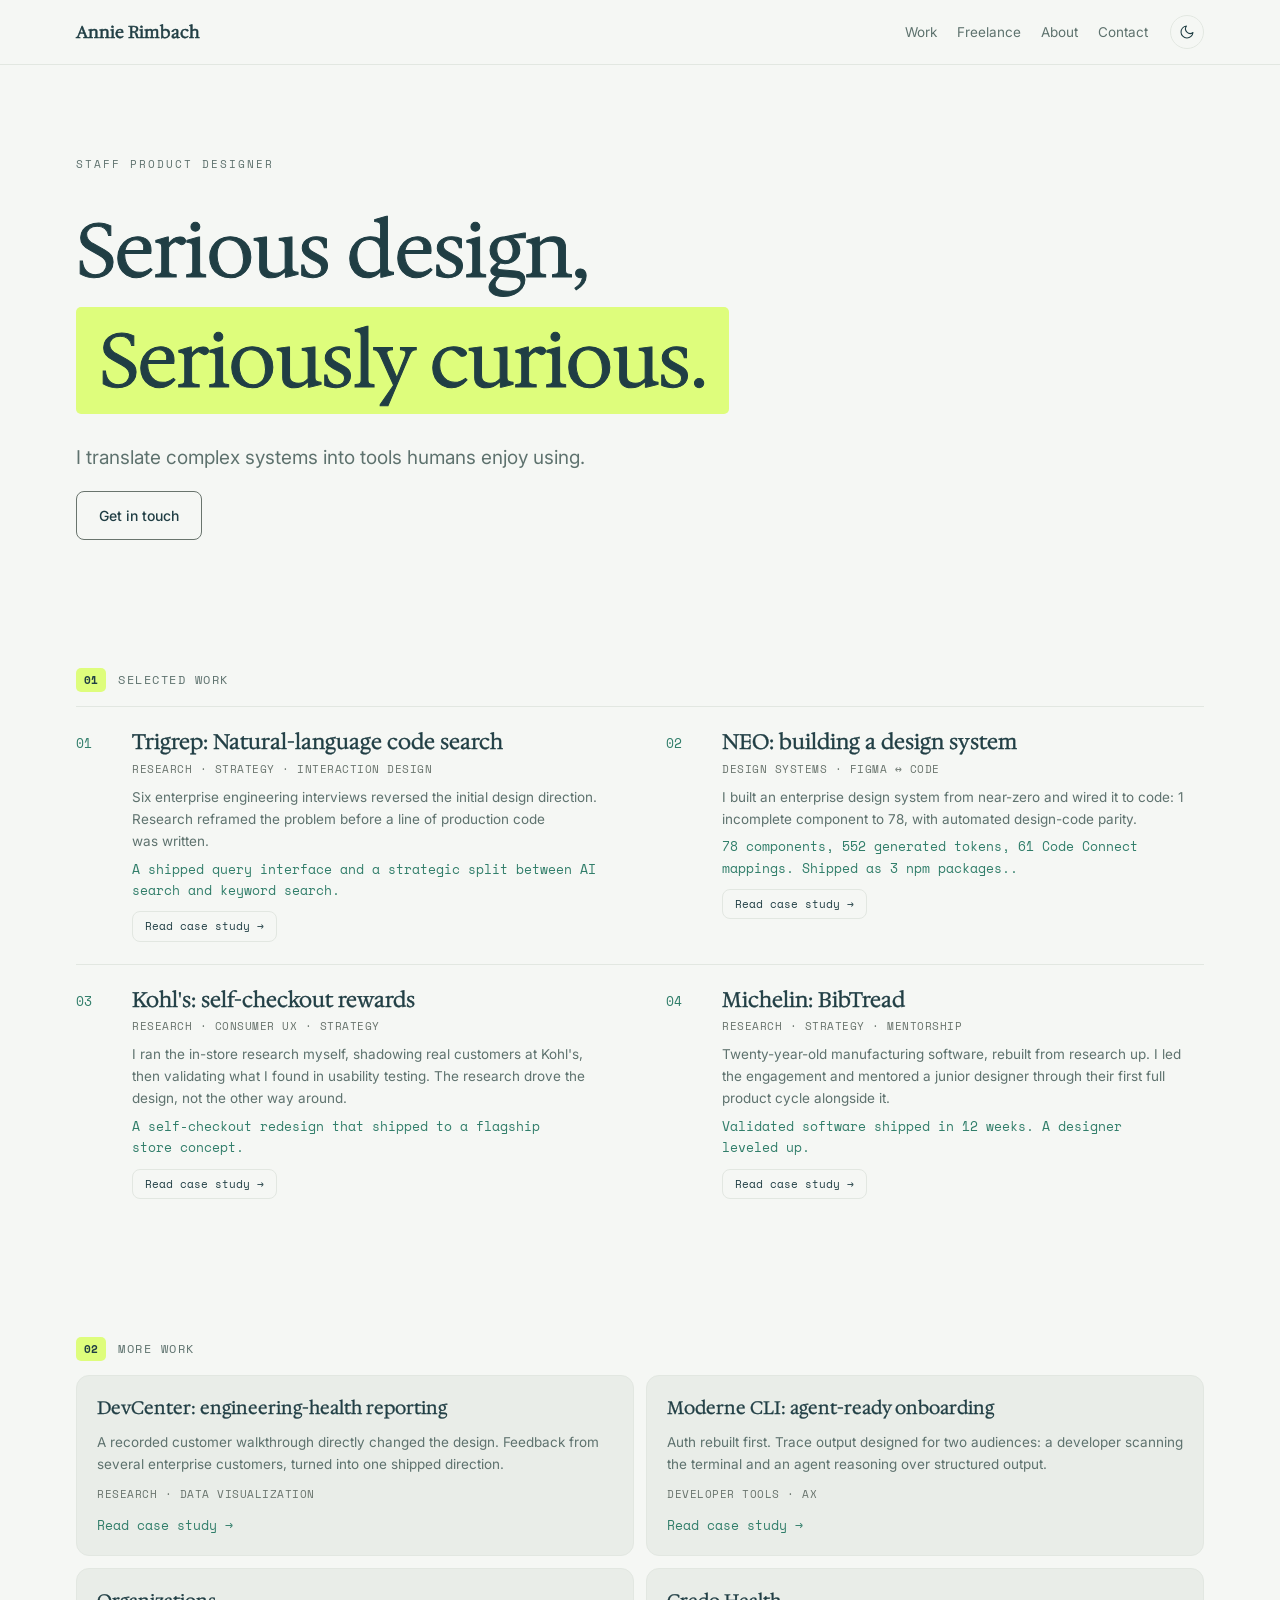
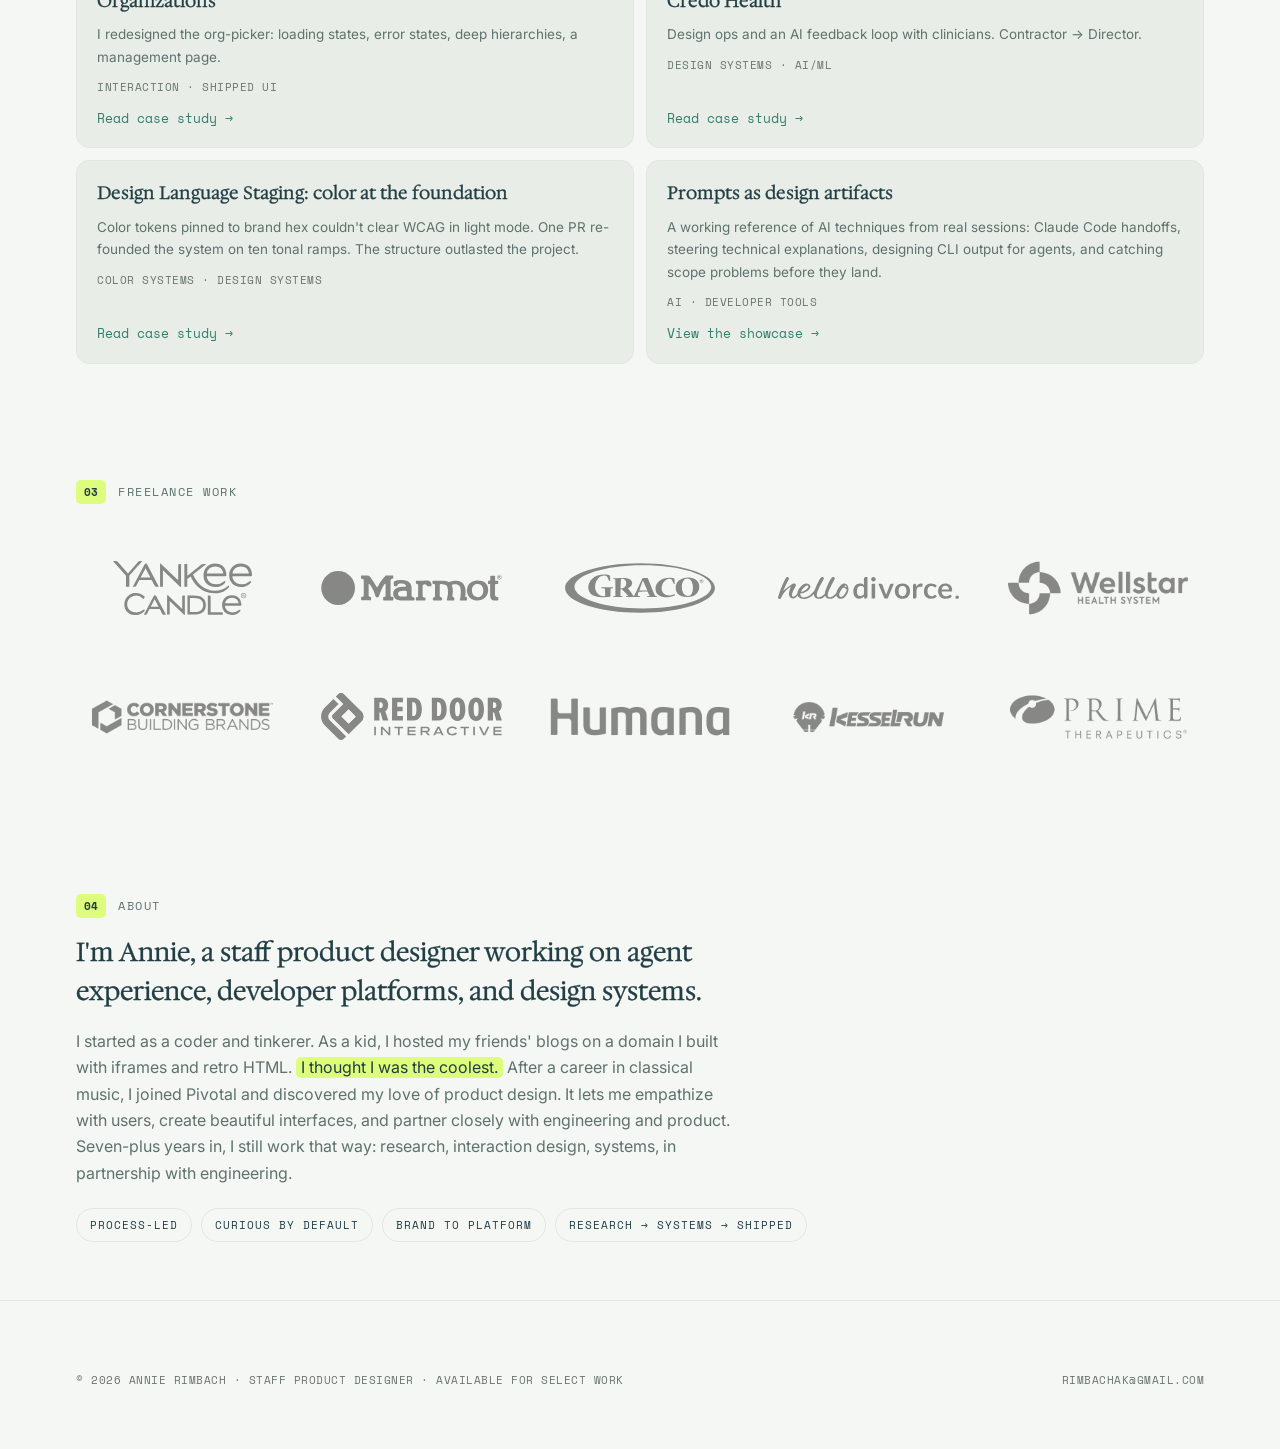
<file: index.html>
<!DOCTYPE html>
<html lang="en" data-theme="light">
<head>
<meta charset="UTF-8">
<meta name="viewport" content="width=device-width, initial-scale=1.0">
<title>Annie Rimbach · Product Designer</title>
<meta name="description" content="Annie Rimbach designs complex tools for humans: enterprise platforms, AI experiences, and the design infrastructure underneath.">
<meta name="theme-color" content="#15302A">
<link rel="preconnect" href="https://fonts.googleapis.com">
<link rel="preconnect" href="https://fonts.gstatic.com" crossorigin>
<link href="https://fonts.googleapis.com/css2?family=Hedvig+Letters+Serif&family=Inter:wght@400;500;600&family=Space+Mono:wght@400;700&display=swap" rel="stylesheet">
<style>
  :root{
    --bg:#F5F7F4; --surface:#E9EDE8; --ink:#203E44; --muted:#5E726E; --muted2:#69746D;
    --line:#E2E7E1; --lime:#DEFD7C; --node:#317E6A; --btnText:#F5F7F4;
  }
  [data-theme="dark"]{
    --bg:#15302A; --surface:#1C3A33; --ink:#EAF1EC; --muted:#9FBDB2; --muted2:#8EA9A0;
    --line:#2A463F; --lime:#DEFD7C; --node:#7FD8B8; --btnText:#15302A;
  }
  *{box-sizing:border-box}
  html{scroll-behavior:smooth}
  body{margin:0;background:var(--bg);color:var(--ink);font-family:'Inter',sans-serif;font-size:16px;line-height:1.65;-webkit-font-smoothing:antialiased;transition:background .35s ease,color .35s ease}
  .wrap{width:100%;max-width:1240px;margin:0 auto;padding:0 clamp(20px,6vw,56px)}
  a{color:inherit;text-decoration:none}
  h1,h2,h3,h4,h5{text-wrap:balance}
  p,li{text-wrap:pretty}
  .hl{background:var(--lime);color:#203E44;padding:0.03em 0.3em;border-radius:5px;-webkit-box-decoration-break:clone;box-decoration-break:clone}
  .uline{background:linear-gradient(var(--lime),var(--lime)) no-repeat;background-position:0 92%;background-size:100% 0.18em}

  /* NAV */
  header{position:sticky;top:0;z-index:20;backdrop-filter:blur(8px);background:color-mix(in srgb,var(--bg) 86%,transparent);border-bottom:0.5px solid var(--line)}
  nav{display:flex;justify-content:space-between;align-items:center;padding:15px 0}
  .brand{font-family:'Hedvig Letters Serif',serif;font-size:17px;-webkit-text-stroke:0.55px var(--ink);paint-order:stroke fill}
  .navright{display:flex;align-items:center;gap:22px}
  .navlinks{display:flex;gap:20px;font-size:13.5px;color:var(--muted)}
  .navlinks a:hover{color:var(--ink)}
  .toggle{display:inline-flex;align-items:center;justify-content:center;width:34px;height:34px;border:1px solid var(--line);border-radius:50%;background:transparent;color:var(--ink);cursor:pointer}
  .toggle:hover{background:var(--surface)}
  .toggle svg{width:16px;height:16px}

  /* HERO */
  .hero{padding-top:84px;padding-bottom:70px}
  .kicker{font-family:'Space Mono',monospace;font-size:11px;letter-spacing:2px;text-transform:uppercase;color:var(--muted)}
  .hero h1{font-family:'Hedvig Letters Serif',serif;-webkit-text-stroke:1px var(--ink);paint-order:stroke fill;font-weight:400;font-size:clamp(40px,7.2vw,76px);line-height:1.45;letter-spacing:-0.6px;margin:20px 0 26px}
  .hero p.sub{font-size:clamp(16px,2.1vw,19px);color:var(--muted);max-width:620px;margin:0 0 18px}
  .btns{display:flex;gap:12px;align-items:center;flex-wrap:wrap}
  .btn{display:inline-flex;gap:8px;align-items:center;background:var(--ink);color:var(--btnText);font-size:14px;font-weight:500;padding:12px 22px;border-radius:8px;transition:transform .15s ease}
  .btn:hover{transform:translateY(-1px)}
  .btn.ghost{background:transparent;color:var(--ink);border:1px solid var(--muted2)}

  /* SECTION */
  section{padding:58px 0}
  .shead{display:flex;align-items:center;gap:12px;margin-bottom:14px}
  .shead .tick{display:none}
  .shead .n{font-family:'Space Mono',monospace;font-size:11px;font-weight:700;color:#203E44;background:var(--lime);border-radius:5px;padding:3px 8px;flex-shrink:0}
  .shead h2{font-family:'Space Mono',monospace;font-weight:400;font-size:12px;letter-spacing:1.5px;text-transform:uppercase;color:var(--muted);margin:0}
  .stitle{font-family:'Hedvig Letters Serif',serif;-webkit-text-stroke:0.7px var(--ink);paint-order:stroke fill;font-weight:400;font-size:clamp(26px,4vw,38px);line-height:1.3;letter-spacing:-0.3px;margin:0 0 8px;max-width:700px}
  .sintro{color:var(--muted);max-width:580px;margin:0 0 30px}

  /* FEATURED WORK */
  .work .wgrid{border-top:0.5px solid var(--line);margin-top:8px}
  .work .wpair{display:grid;grid-template-columns:1fr 1fr;gap:0 52px}
  .work .wpair+.wpair{border-top:0.5px solid var(--line)}
  .work .row{display:grid;grid-template-columns:40px 1fr;gap:16px;align-items:start;padding:22px 0}
  .work .wn{font-family:'Space Mono',monospace;font-size:13px;color:var(--node);padding-top:4px}
  .work .wt{font-family:'Hedvig Letters Serif',serif;font-size:clamp(17px,2vw,21px);-webkit-text-stroke:0.4px var(--ink);paint-order:stroke fill;line-height:1.25;margin:0 0 4px}
  .work .wtags{font-family:'Space Mono',monospace;font-size:11px;letter-spacing:0.5px;color:var(--muted2);text-transform:uppercase;margin:0 0 8px}
  .work .wd{font-size:13.5px;color:var(--muted);margin:0}
  .work .woc{font-family:'Space Mono',monospace;font-size:13px;color:var(--node);margin:6px 0 0}
  .work .wlinks{display:flex;gap:8px;flex-wrap:wrap;margin-top:10px}
  .work .wlinks a{font-family:'Space Mono',monospace;font-size:11px;color:var(--ink);border:1px solid var(--line);border-radius:8px;padding:5px 12px;transition:.15s}
  .work .wlinks a:hover{border-color:var(--node);color:var(--node)}
  /* MORE WORK GRID */
  .more{display:grid;grid-template-columns:1fr 1fr;gap:12px;margin-top:6px}
  .mrow{background:var(--surface);border:0.5px solid var(--line);border-radius:13px;padding:18px 20px;transition:.16s;position:relative;overflow:hidden;display:flex;flex-direction:column}
  .mrow:hover{transform:translateY(-2px)}
  .mrow h4{font-family:'Hedvig Letters Serif',serif;font-weight:400;font-size:18px;-webkit-text-stroke:0.3px var(--ink);paint-order:stroke fill;margin:0}
  .mrow p{font-size:13.5px;color:var(--muted);margin:7px 0 0}
  .mrow .t{font-family:'Space Mono',monospace;font-size:11px;letter-spacing:0.5px;text-transform:uppercase;color:var(--muted2);margin-top:10px}
  .mrow a.full{font-family:'Space Mono',monospace;font-size:13px;color:var(--node);display:inline-block;margin-top:auto;padding-top:12px}

  /* BRAND LIST */
  .blist{border-top:0.5px solid var(--line);margin-top:20px}
  .bitem{padding:16px 0;border-bottom:0.5px solid var(--line)}
  .bitem h4{font-family:'Hedvig Letters Serif',serif;font-weight:400;font-size:17px;-webkit-text-stroke:0.3px var(--ink);paint-order:stroke fill;margin:0 0 5px}
  .bitem p{font-size:13.5px;color:var(--muted);margin:0 0 8px}
  .bitem .t{font-family:'Space Mono',monospace;font-size:11px;letter-spacing:0.5px;text-transform:uppercase;color:var(--muted2)}

  /* ABOUT */
  .about .lead{font-family:'Hedvig Letters Serif',serif;font-weight:400;font-size:clamp(20px,3vw,26px);line-height:1.5;-webkit-text-stroke:0.3px var(--ink);paint-order:stroke fill;max-width:740px;margin:0 0 18px}
  .about p.body{color:var(--muted);max-width:660px;margin:0 0 10px}
  .chips{display:flex;flex-wrap:wrap;gap:9px;margin-top:22px}
  .chip{font-family:'Space Mono',monospace;font-size:11px;text-transform:uppercase;letter-spacing:1px;border:0.5px solid var(--line);border-radius:30px;padding:7px 13px;color:var(--ink)}

  /* LOGO GRID */
  .logo-grid{display:grid;grid-template-columns:repeat(5,1fr);gap:1rem;margin-top:2rem}
  .logo-tile{display:flex;align-items:center;justify-content:center;padding:1rem}
  @media(max-width:768px){.logo-grid{grid-template-columns:repeat(2,1fr)}}
  .logo-img-wrap{display:flex;align-items:center;justify-content:center;width:100%}
  .logo-img-wrap img{width:100%;height:72px;object-fit:contain;filter:brightness(0) opacity(0.45)}
  [data-theme="dark"] .logo-img-wrap img{filter:brightness(0) invert(1) opacity(0.5)}
  .logo-fallback{font-size:.8rem;font-weight:600;color:var(--muted);text-align:center}
  .logo-img-wrap img+.logo-fallback{display:none}

  footer{border-top:0.5px solid var(--line);padding:46px 0 60px}
  .fgrid{display:flex;justify-content:space-between;align-items:flex-end;gap:24px;flex-wrap:wrap}
  .fbig{font-family:'Hedvig Letters Serif',serif;-webkit-text-stroke:0.7px var(--ink);paint-order:stroke fill;font-size:clamp(24px,4vw,34px);line-height:1.3;letter-spacing:-0.3px;max-width:520px}
  .fmeta{display:flex;justify-content:space-between;align-items:center;font-family:'Space Mono',monospace;font-size:11px;color:var(--muted2);letter-spacing:0.5px;text-transform:uppercase;margin-top:24px;flex-wrap:wrap;gap:8px}
  .fmeta a{color:var(--muted2)}
  .fmeta a:hover{color:var(--ink)}

  @media(max-width:860px){
    .more{grid-template-columns:1fr}
    .work .wpair{grid-template-columns:1fr}
  }
  @media(max-width:680px){
    .navlinks{display:none}
    .hero{padding-top:54px;padding-bottom:48px}
  }
</style>
</head>
<body>

<header>
  <div class="wrap">
    <nav>
      <a href="#top" class="brand">Annie Rimbach</a>
      <div class="navright">
        <div class="navlinks">
          <a href="#work">Work</a>
          <a href="#brand">Freelance</a>
          <a href="#about">About</a>
          <a href="mailto:rimbachak@gmail.com">Contact</a>
        </div>
        <button class="toggle" id="themeToggle" aria-label="Toggle dark mode">
          <svg viewBox="0 0 24 24" fill="none" stroke="currentColor" stroke-width="1.6" stroke-linecap="round" stroke-linejoin="round"><path d="M21 12.79A9 9 0 1 1 11.21 3 7 7 0 0 0 21 12.79z"/></svg>
        </button>
      </div>
    </nav>
  </div>
</header>

<a id="top"></a>

<main>
  <!-- HERO -->
  <div class="wrap hero">
    <span class="kicker">Staff product designer</span>
    <h1>Serious design,<br><span class="hl">Seriously curious.</span></h1>
    <p class="sub">I translate complex systems into tools humans enjoy using.</p>
    <div class="btns">
      <a class="btn ghost" href="mailto:rimbachak@gmail.com">Get in touch</a>
    </div>
  </div>

  <!-- FEATURED WORK -->
  <section id="work" class="work">
    <div class="wrap">
      <div class="shead"><span class="tick"></span><span class="n">01</span><h2>Selected work</h2></div>

      <div class="wgrid">
        <div class="wpair">
          <div class="row">
            <span class="wn">01</span>
            <div>
              <p class="wt">Trigrep: Natural-language code search</p>
              <p class="wtags">Research · Strategy · Interaction design</p>
              <p class="wd">Six enterprise engineering interviews reversed the initial design direction. Research reframed the problem before a line of production code was written.</p>
              <p class="woc">A shipped query interface and a strategic split between AI search and keyword search.</p>
              <div class="wlinks">
                <a href="trigrep.html">Read case study →</a>
              </div>
            </div>
          </div>
          <div class="row">
            <span class="wn">02</span>
            <div>
              <p class="wt">NEO: building a design system</p>
              <p class="wtags">Design systems · Figma ↔ code</p>
              <p class="wd">I built an enterprise design system from near-zero and wired it to code: 1 incomplete component to 78, with automated design-code parity.</p>
              <p class="woc">78 components, 552 generated tokens, 61 Code Connect mappings. Shipped as 3 npm packages..</p>
              <div class="wlinks"><a href="neo.html">Read case study →</a></div>
            </div>
          </div>
        </div>
        <div class="wpair">
          <div class="row">
            <span class="wn">03</span>
            <div>
              <p class="wt">Kohl's: self-checkout rewards</p>
              <p class="wtags">Research · Consumer UX · Strategy</p>
              <p class="wd">I ran the in-store research myself, shadowing real customers at Kohl's, then validating what I found in usability testing. The research drove the design, not the other way around.</p>
              <p class="woc">A self-checkout redesign that shipped to a flagship store concept.</p>
              <div class="wlinks"><a href="kohls.html">Read case study →</a></div>
            </div>
          </div>
          <div class="row">
            <span class="wn">04</span>
            <div>
              <p class="wt">Michelin: BibTread</p>
              <p class="wtags">Research · Strategy · Mentorship</p>
              <p class="wd">Twenty-year-old manufacturing software, rebuilt from research up. I led the engagement and mentored a junior designer through their first full product cycle alongside it.</p>
              <p class="woc">Validated software shipped in 12 weeks. A designer leveled up.</p>
              <div class="wlinks"><a href="michelin.html">Read case study →</a></div>
            </div>
          </div>
        </div>
      </div>
    </div>
  </section>

  <!-- MORE WORK -->
  <section id="more">
    <div class="wrap">
      <div class="shead"><span class="tick"></span><span class="n">02</span><h2>More work</h2></div>
      <div class="more">
        <div class="mrow">
          <h4>DevCenter: engineering-health reporting</h4>
          <p>A recorded customer walkthrough directly changed the design. Feedback from several enterprise customers, turned into one shipped direction.</p>
          <div class="t">Research · Data visualization</div>
          <a class="full" href="devcenter.html">Read case study →</a>
        </div>
        <div class="mrow">
          <h4>Moderne CLI: agent-ready onboarding</h4>
          <p>Auth rebuilt first. Trace output designed for two audiences: a developer scanning the terminal and an agent reasoning over structured output.</p>
          <div class="t">Developer tools · AX</div>
          <a class="full" href="cli.html">Read case study →</a>
        </div>
        <div class="mrow">
          <h4>Organizations</h4>
          <p>I redesigned the org-picker: loading states, error states, deep hierarchies, a management page.</p>
          <div class="t">Interaction · Shipped UI</div>
          <a class="full" href="organizations.html">Read case study →</a>
        </div>
        <div class="mrow">
          <h4>Credo Health</h4>
          <p>Design ops and an AI feedback loop with clinicians. Contractor → Director.</p>
          <div class="t">Design systems · AI/ML</div>
          <a class="full" href="credohealth.html">Read case study →</a>
        </div>
        <div class="mrow">
          <h4>Design Language Staging: color at the foundation</h4>
          <p>Color tokens pinned to brand hex couldn't clear WCAG in light mode. One PR re-founded the system on ten tonal ramps. The structure outlasted the project.</p>
          <div class="t">Color systems · Design systems</div>
          <a class="full" href="dsx.html">Read case study →</a>
        </div>
        <div class="mrow">
          <h4>Prompts as design artifacts</h4>
          <p>A working reference of AI techniques from real sessions: Claude Code handoffs, steering technical explanations, designing CLI output for agents, and catching scope problems before they land.</p>
          <div class="t">AI · Developer tools</div>
          <a class="full" href="prompts.html">View the showcase →</a>
        </div>
      </div>
    </div>
  </section>

  <!-- BRAND & FREELANCE WORK -->
  <section id="brand">
    <div class="wrap">
      <div class="shead"><span class="tick"></span><span class="n">03</span><h2>Freelance work</h2></div>
      <div class="logo-grid">
        <div class="logo-tile"><div class="logo-img-wrap"><img src="assets/logos/yankee-candle.svg" alt="Yankee Candle" loading="lazy" style="height:54px"><span class="logo-fallback">Yankee Candle</span></div></div>
        <div class="logo-tile"><div class="logo-img-wrap"><img src="assets/logos/marmot.svg" alt="Marmot" loading="lazy" style="height:54px"><span class="logo-fallback">Marmot</span></div></div>
        <div class="logo-tile"><div class="logo-img-wrap"><img src="assets/logos/graco.svg" alt="Graco" loading="lazy" style="height:54px"><span class="logo-fallback">Graco</span></div></div>
        <div class="logo-tile"><div class="logo-img-wrap"><img src="assets/logos/hello-divorce.svg" alt="Hello Divorce" loading="lazy"><span class="logo-fallback">Hello Divorce</span></div></div>
        <div class="logo-tile"><div class="logo-img-wrap"><img src="assets/logos/wellstar.png" alt="Wellstar" loading="lazy"><span class="logo-fallback">Wellstar</span></div></div>
<div class="logo-tile"><div class="logo-img-wrap"><img src="assets/logos/cornerstone.png" alt="Cornerstone Building Brands" loading="lazy" style="height:90px"><span class="logo-fallback">Cornerstone Building Brands</span></div></div>
        <div class="logo-tile"><div class="logo-img-wrap"><img src="assets/logos/red-door.svg" alt="Red Door Interactive" loading="lazy" style="height:54px"><span class="logo-fallback">Red Door Interactive</span></div></div>
        <div class="logo-tile"><div class="logo-img-wrap"><img src="assets/logos/humana.png" alt="Humana" loading="lazy"><span class="logo-fallback">Humana</span></div></div>
        <div class="logo-tile"><div class="logo-img-wrap"><img src="assets/logos/kessel-run.png" alt="Kessel Run (USAF)" loading="lazy" style="height:90px"><span class="logo-fallback">Kessel Run</span></div></div>
        <div class="logo-tile"><div class="logo-img-wrap"><img src="assets/logos/prime-therapeutics.png" alt="Prime Therapeutics" loading="lazy"><span class="logo-fallback">Prime Therapeutics</span></div></div>
      </div>
    </div>
  </section>

<!-- ABOUT -->
  <section id="about" class="about">
    <div class="wrap">
      <div class="shead"><span class="tick"></span><span class="n">04</span><h2>About</h2></div>
      <p class="lead">I'm Annie, a staff product designer working on agent experience, developer platforms, and design systems.</p>
      <p class="body">I started as a coder and tinkerer. As a kid, I hosted my friends' blogs on a domain I built with iframes and retro HTML. <span class="hl">I&nbsp;thought I was the coolest.</span> After a career in classical music, I joined Pivotal and discovered my love of product design. It lets me empathize with users, create beautiful interfaces, and partner closely with engineering and product. Seven-plus years in, I still work that way: research, interaction design, systems, in partnership with engineering.</p>
      <div class="chips">
        <span class="chip">Process-led</span>
        <span class="chip">Curious by default</span>
        <span class="chip">Brand to platform</span>
        <span class="chip">Research → systems → shipped</span>
      </div>
    </div>
  </section>


</main>

<footer>
  <div class="wrap">
    <div class="fmeta">
      <span>© 2026 Annie Rimbach · Staff product designer · Available for select work</span>
      <a href="mailto:rimbachak@gmail.com">rimbachak@gmail.com</a>
    </div>
  </div>
</footer>

<script>
  (function(){
    var root=document.documentElement, btn=document.getElementById('themeToggle');
    var sun='<svg viewBox="0 0 24 24" fill="none" stroke="currentColor" stroke-width="1.6" stroke-linecap="round" stroke-linejoin="round"><circle cx="12" cy="12" r="4"/><path d="M12 2v2M12 20v2M4.9 4.9l1.4 1.4M17.7 17.7l1.4 1.4M2 12h2M20 12h2M4.9 19.1l1.4-1.4M17.7 6.3l1.4-1.4"/></svg>';
    var moon='<svg viewBox="0 0 24 24" fill="none" stroke="currentColor" stroke-width="1.6" stroke-linecap="round" stroke-linejoin="round"><path d="M21 12.79A9 9 0 1 1 11.21 3 7 7 0 0 0 21 12.79z"/></svg>';
    var saved=null;
    try{saved=localStorage.getItem('ar-theme');}catch(e){}
    if(!saved){saved=window.matchMedia&&window.matchMedia('(prefers-color-scheme: dark)').matches?'dark':'light';}
    apply(saved);
    btn.addEventListener('click',function(){apply(root.getAttribute('data-theme')==='dark'?'light':'dark');});
    function apply(t){root.setAttribute('data-theme',t);btn.innerHTML=(t==='dark')?sun:moon;try{localStorage.setItem('ar-theme',t);}catch(e){}}
  })();
</script>
</body>
</html>
</file>
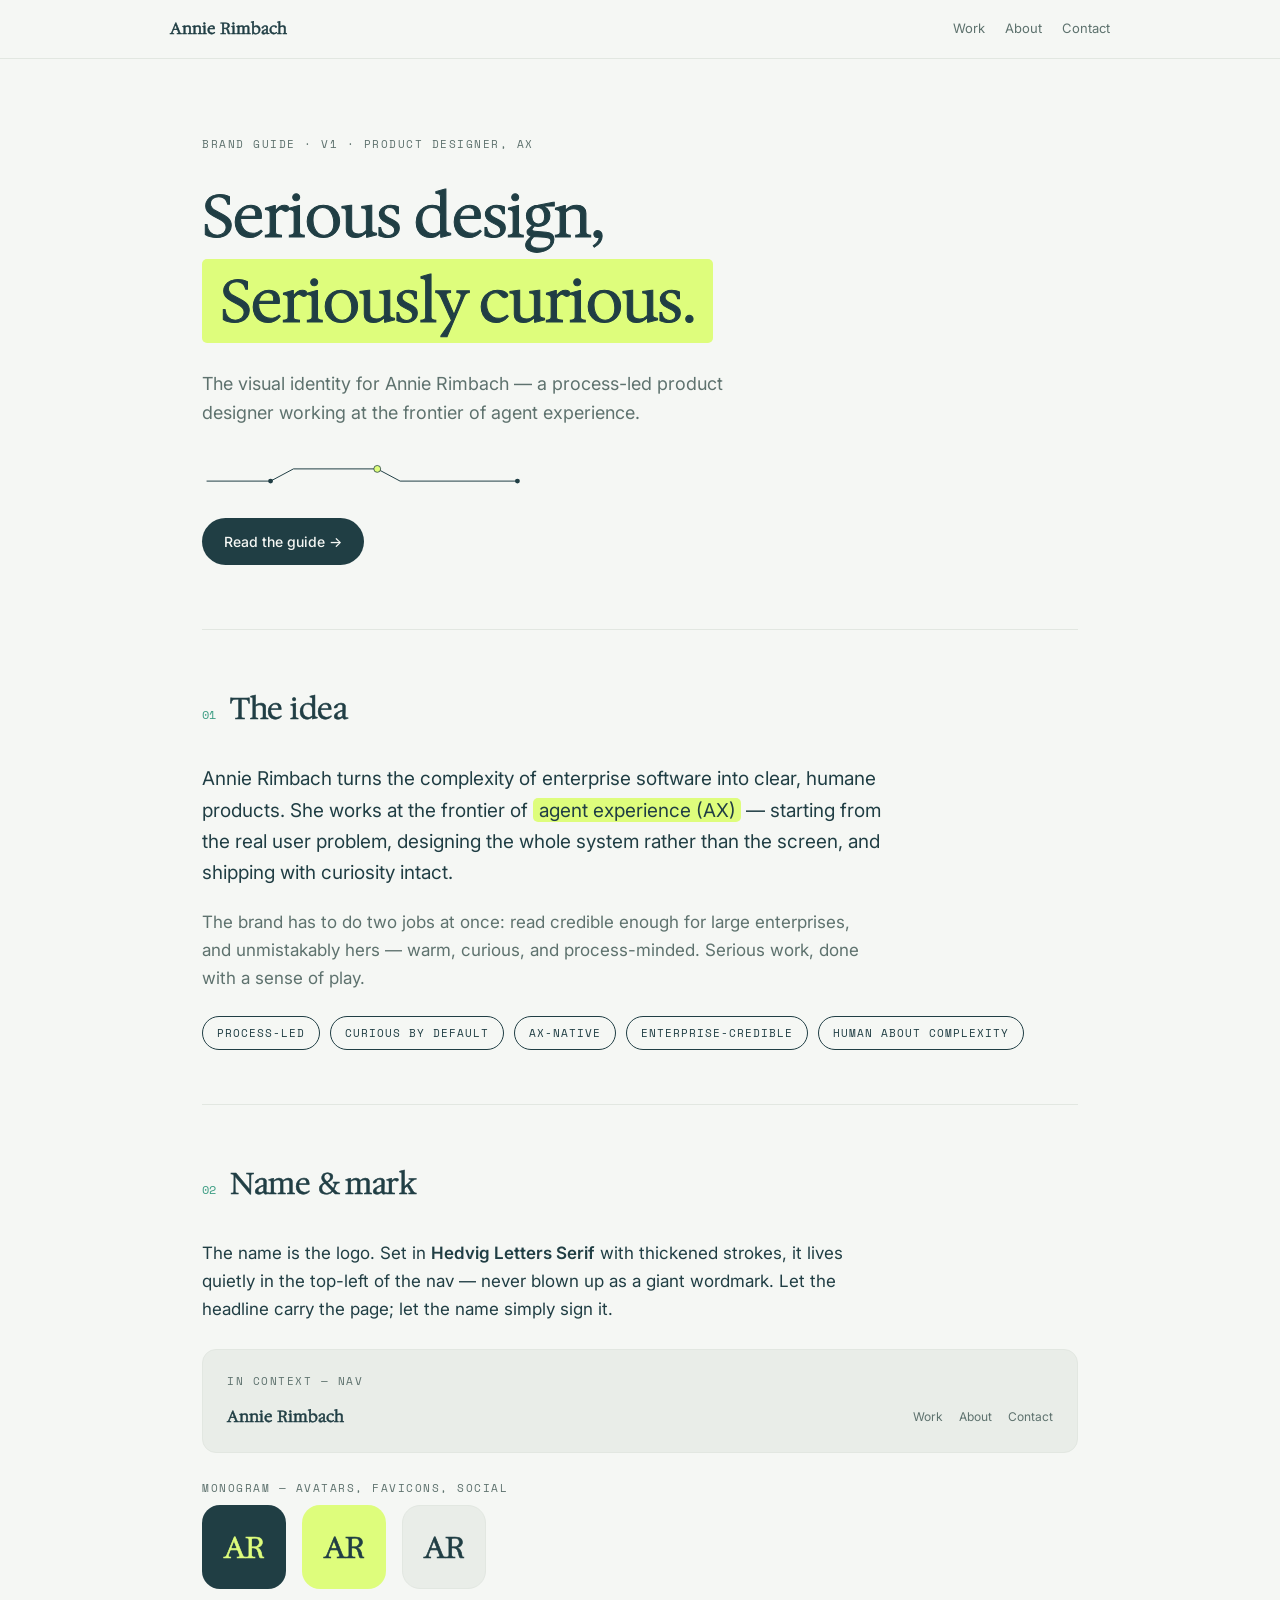
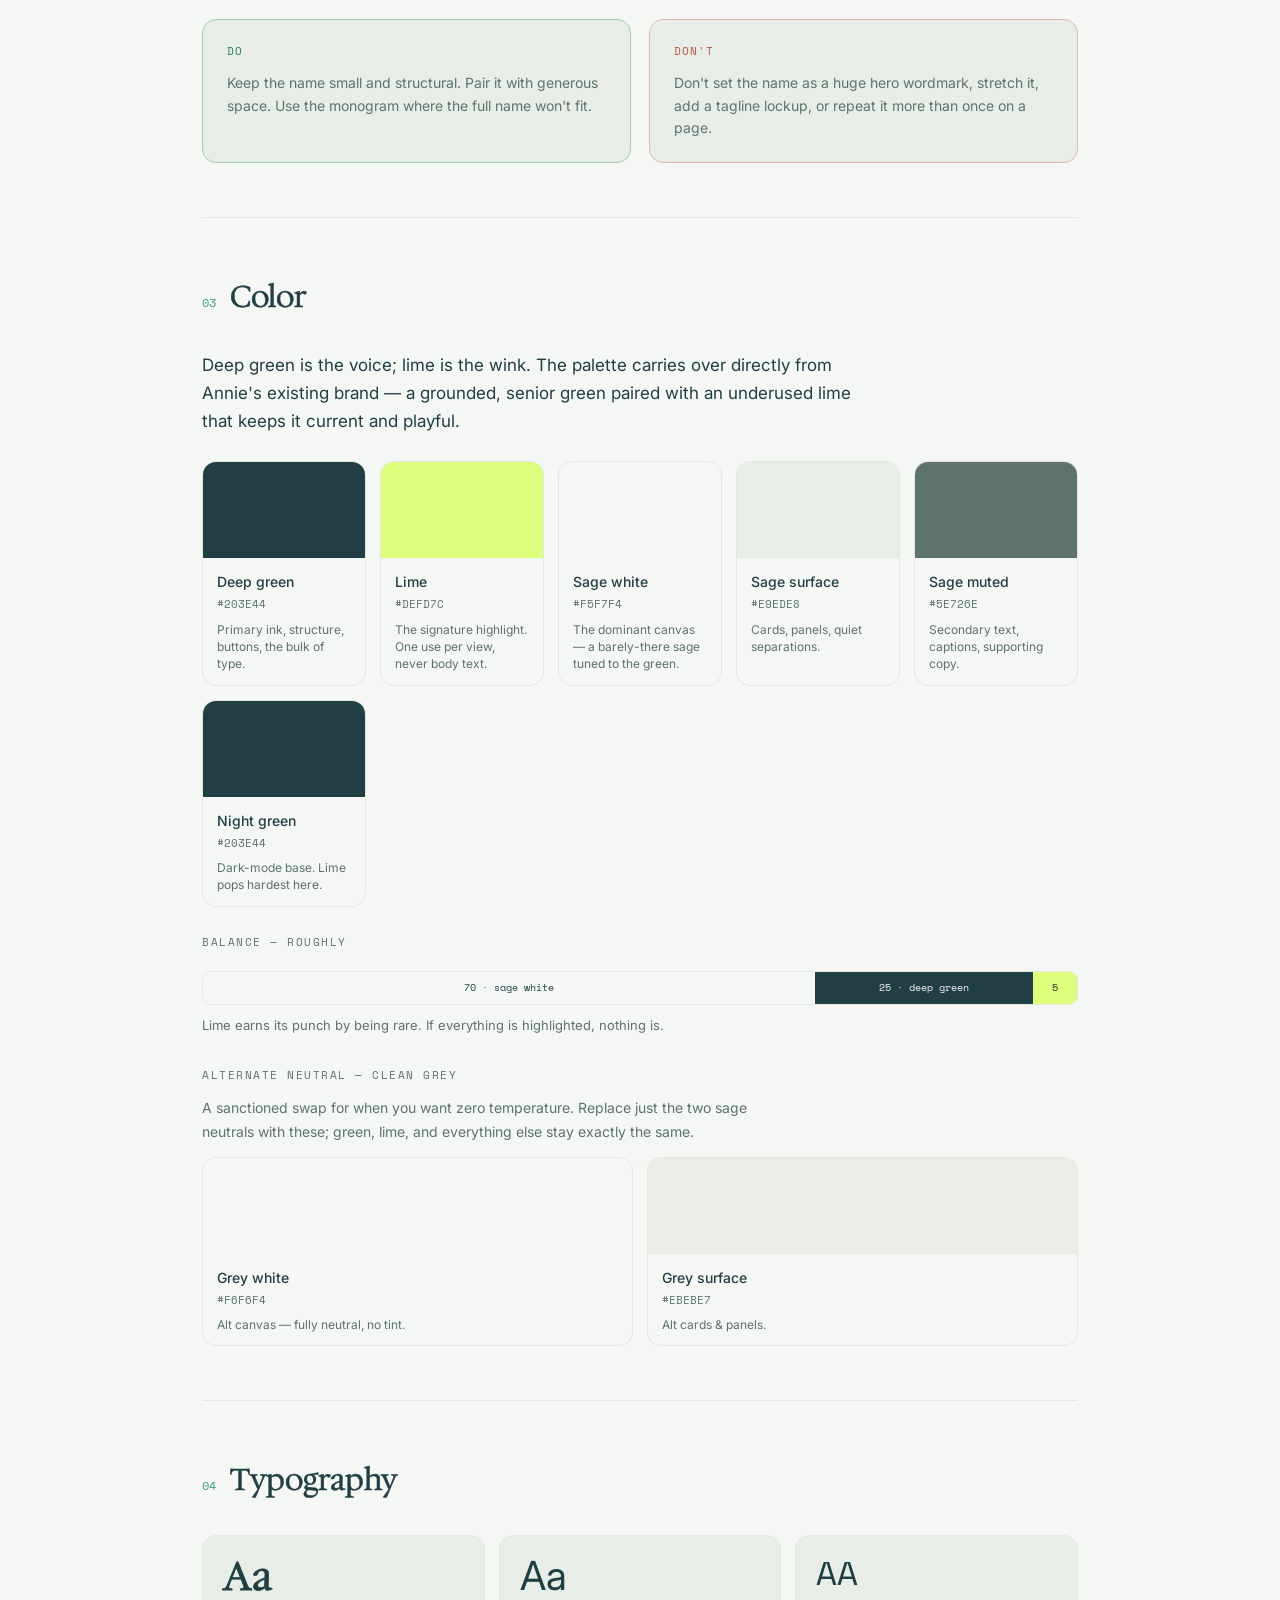
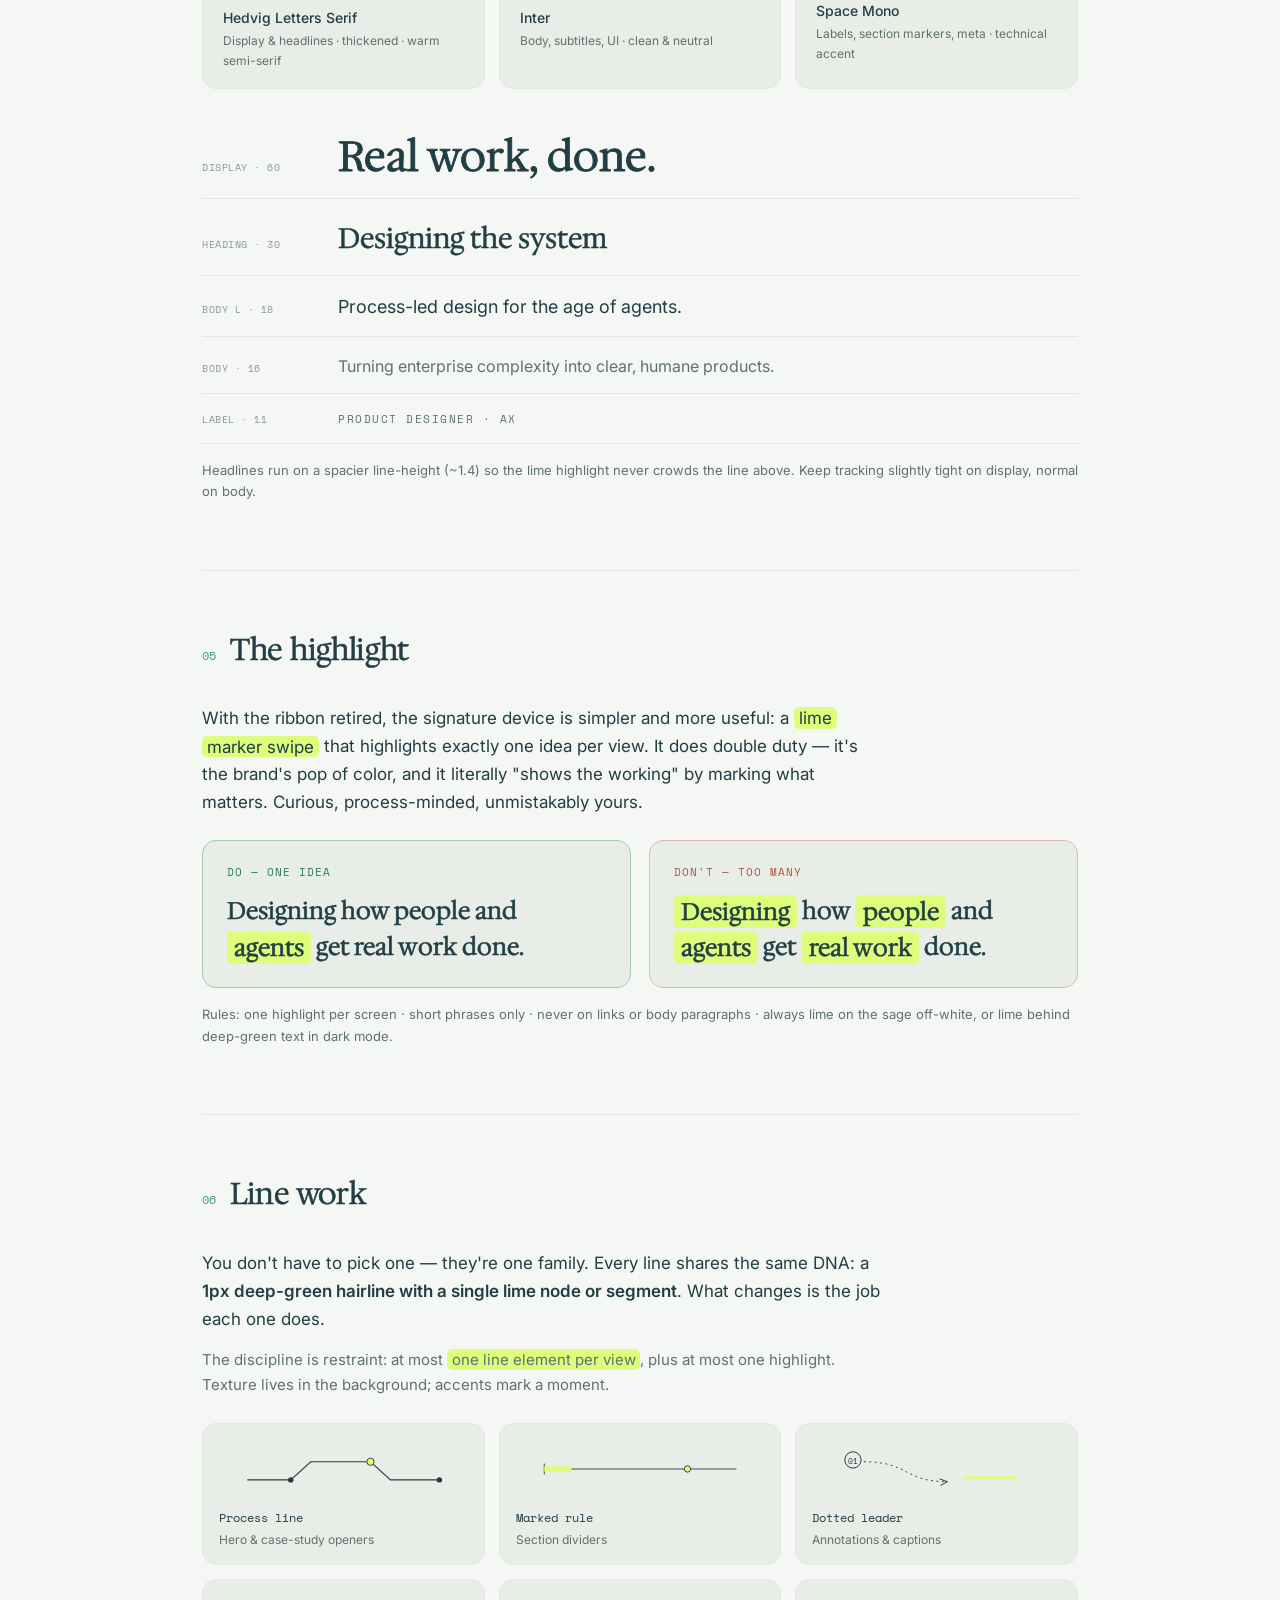
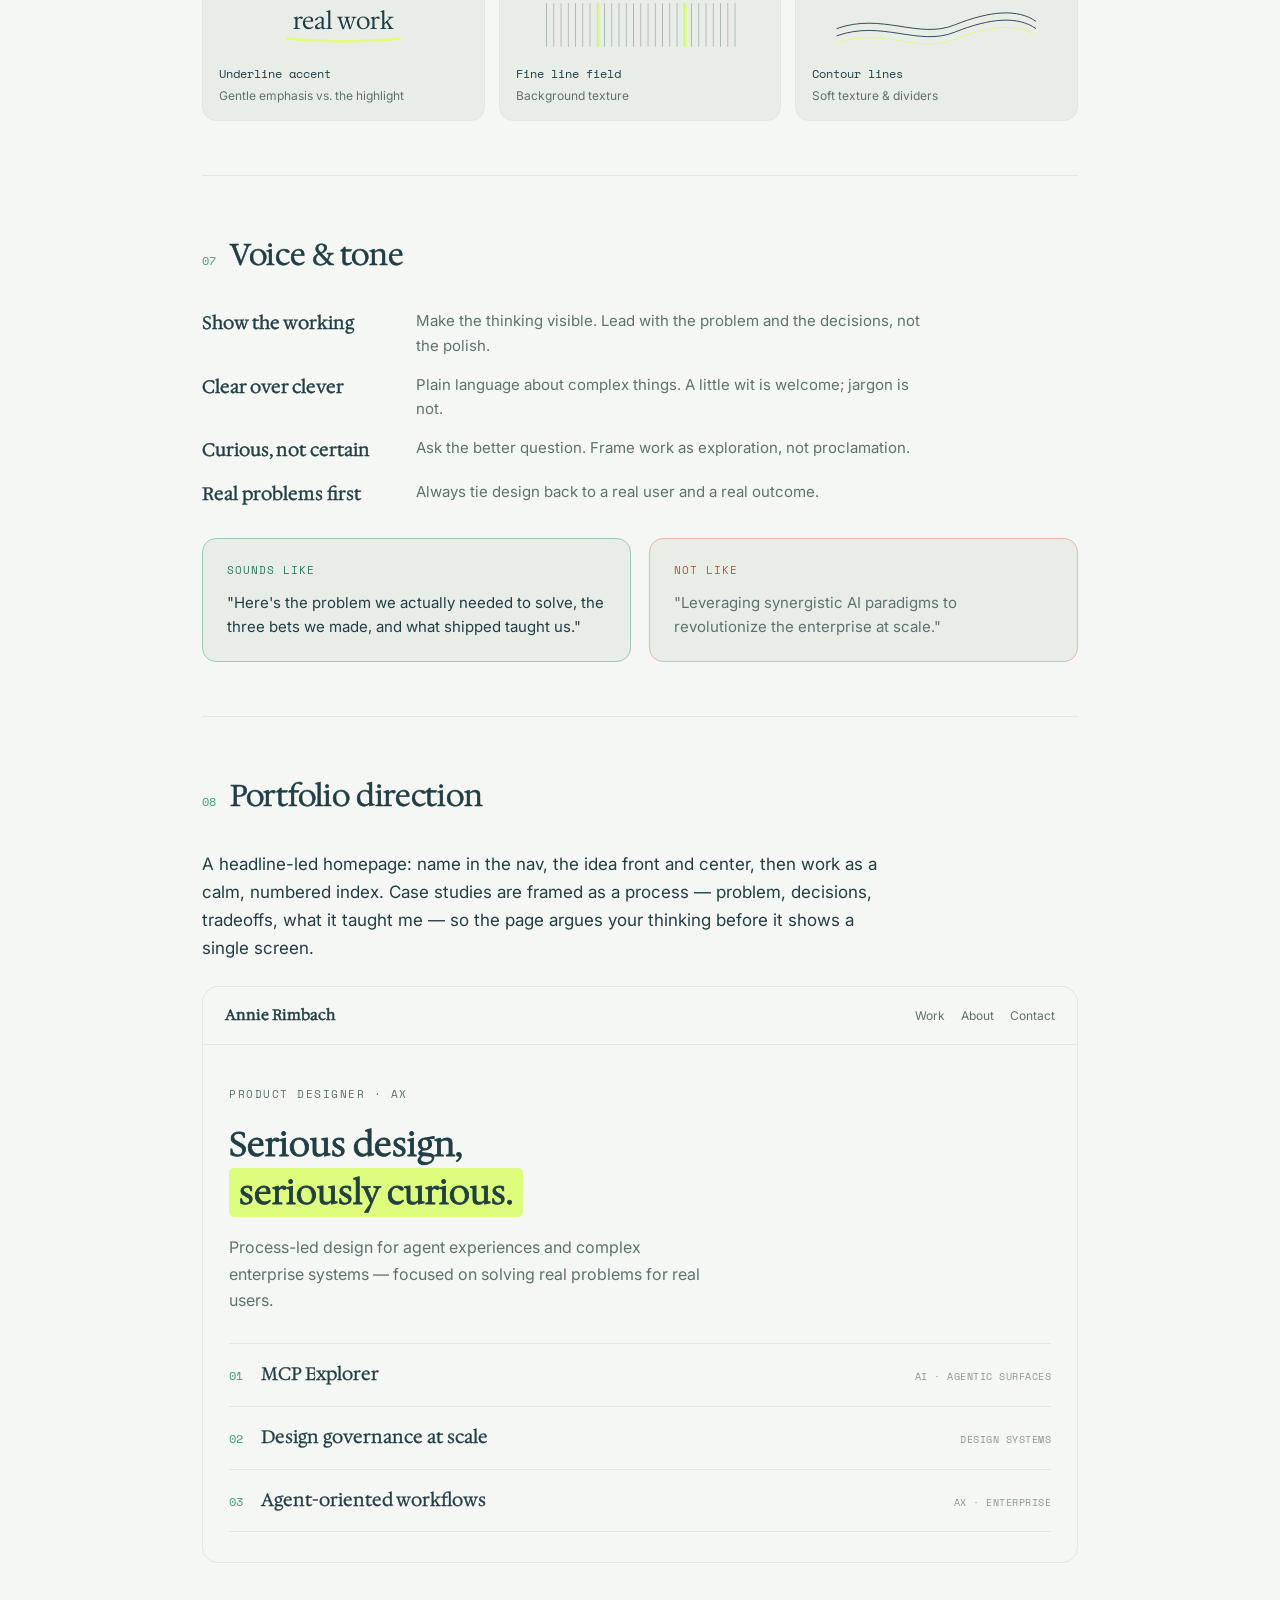
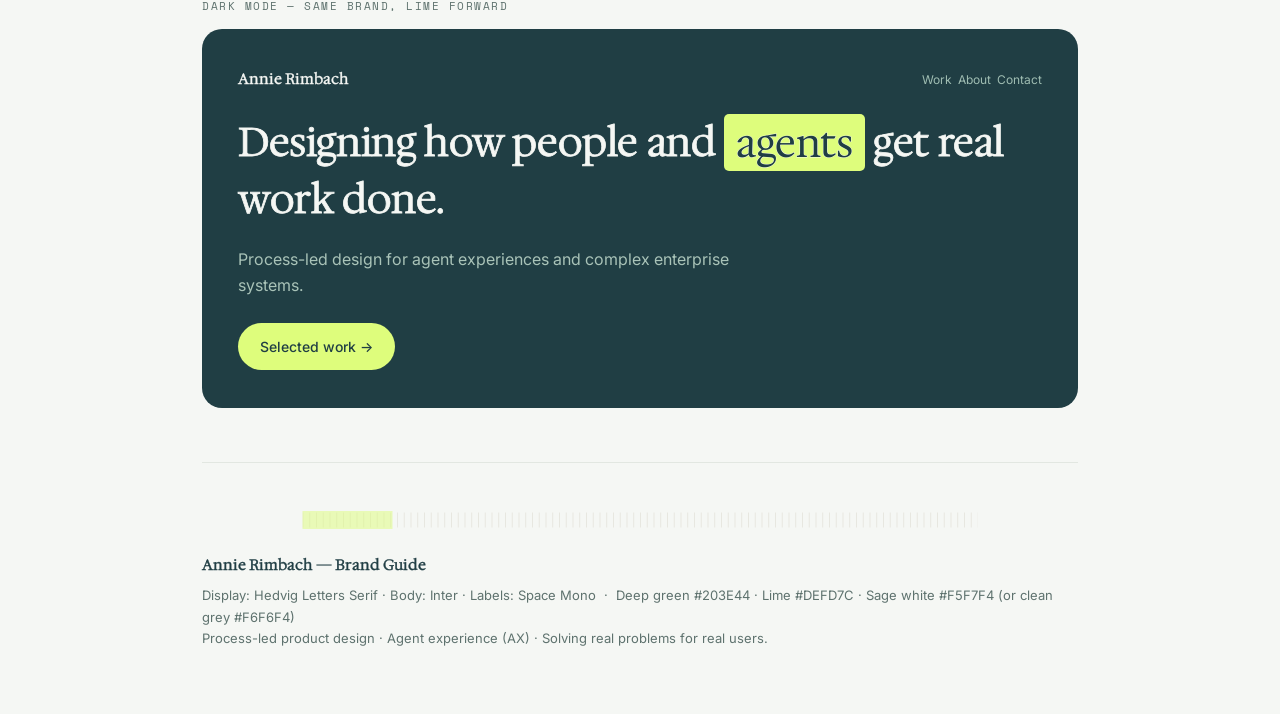
<file: annie-rimbach-brand-guide.html>
<!DOCTYPE html>
<html lang="en">
<head>
<meta charset="UTF-8">
<meta name="viewport" content="width=device-width, initial-scale=1.0">
<title>Annie Rimbach — Brand Guide</title>
<link rel="preconnect" href="https://fonts.googleapis.com">
<link rel="preconnect" href="https://fonts.gstatic.com" crossorigin>
<link href="https://fonts.googleapis.com/css2?family=Hedvig+Letters+Serif&family=Inter:wght@400;500;600&family=Space+Mono:wght@400;700&display=swap" rel="stylesheet">
<style>
  :root{
    --green:#203E44;       /* primary ink / deep green */
    --lime:#DEFD7C;        /* signature highlight */
    --paper:#F5F7F4;       /* faint-sage near-white canvas */
    --paper2:#E9EDE8;      /* faint-sage surface */
    --line:#E2E7E1;        /* hairline */
    --muted:#5E726E;       /* secondary text */
    --muted2:#8A988F;      /* tertiary text */
    --darkbg:#203E44;      /* dark mode base */
    --darkpaper:#2A4D52;   /* dark surface */
  }
  *{box-sizing:border-box}
  html{scroll-behavior:smooth}
  body{
    margin:0;background:var(--paper);color:var(--green);
    font-family:'Inter',sans-serif;font-size:16px;line-height:1.65;
    -webkit-font-smoothing:antialiased;
  }
  .wrap{max-width:940px;margin:0 auto;padding:0 32px}
  /* type */
  .display{font-family:'Hedvig Letters Serif',serif;-webkit-text-stroke:0.85px var(--green);paint-order:stroke fill;letter-spacing:-0.4px;color:var(--green)}
  .serif{font-family:'Hedvig Letters Serif',serif;color:var(--green)}
  .mono{font-family:'Space Mono',monospace;letter-spacing:1.5px;text-transform:uppercase}
  .label{font-family:'Space Mono',monospace;font-size:11px;letter-spacing:1.5px;text-transform:uppercase;color:var(--muted)}
  .hl{background:var(--lime);padding:0.04em 0.3em;border-radius:5px;-webkit-box-decoration-break:clone;box-decoration-break:clone}
  a{color:inherit}
  /* nav */
  .topnav{position:sticky;top:0;z-index:10;background:rgba(245,247,244,0.86);backdrop-filter:blur(8px);border-bottom:0.5px solid var(--line)}
  .topnav .row{display:flex;justify-content:space-between;align-items:center;padding:16px 0}
  .topnav .name{font-family:'Hedvig Letters Serif',serif;font-size:16px;-webkit-text-stroke:0.5px var(--green);paint-order:stroke fill}
  .topnav .links{display:flex;gap:20px;font-size:13px;color:var(--muted)}
  /* hero */
  .hero{padding:70px 0 64px}
  .hero h1{font-family:'Hedvig Letters Serif',serif;-webkit-text-stroke:1px var(--green);paint-order:stroke fill;font-weight:400;font-size:60px;line-height:1.42;letter-spacing:-0.6px;margin:18px 0 26px}
  .hero p.sub{font-size:18px;line-height:1.6;color:var(--muted);max-width:560px;margin:0 0 30px}
  .cta{display:inline-flex;gap:8px;align-items:center;background:var(--green);color:var(--paper);text-decoration:none;font-size:14px;font-weight:500;padding:12px 22px;border-radius:26px}
  /* sections */
  section{padding:54px 0;border-top:0.5px solid var(--line)}
  .sechead{display:flex;align-items:baseline;gap:14px;margin-bottom:30px}
  .sechead .n{font-family:'Space Mono',monospace;font-size:12px;color:#3E9E84}
  .sechead h2{font-family:'Hedvig Letters Serif',serif;font-weight:400;font-size:30px;letter-spacing:-0.3px;margin:0;-webkit-text-stroke:0.5px var(--green);paint-order:stroke fill}
  .lead{font-size:19px;line-height:1.65;max-width:680px;color:var(--green)}
  .grid{display:grid;gap:16px}
  .chips{display:flex;flex-wrap:wrap;gap:10px;margin-top:24px}
  .chip{font-family:'Space Mono',monospace;font-size:11px;text-transform:uppercase;letter-spacing:1px;border:0.5px solid var(--green);border-radius:30px;padding:7px 14px;color:var(--green)}
  /* color */
  .swatches{display:grid;grid-template-columns:repeat(auto-fit,minmax(160px,1fr));gap:14px}
  .sw{border-radius:14px;overflow:hidden;border:0.5px solid var(--line)}
  .sw .chipc{height:96px}
  .sw .meta{padding:12px 14px}
  .sw .nm{font-size:14px;font-weight:500}
  .sw .hex{font-family:'Space Mono',monospace;font-size:11px;color:var(--muted);margin-top:2px}
  .sw .use{font-size:12px;color:var(--muted);margin-top:7px;line-height:1.45}
  .ratio{display:flex;height:34px;border-radius:9px;overflow:hidden;margin-top:20px;border:0.5px solid var(--line);font-family:'Space Mono',monospace;font-size:10px}
  .ratio span{display:flex;align-items:center;justify-content:center}
  /* type specimen */
  .scale{display:grid;gap:2px}
  .scale .rowt{display:flex;align-items:baseline;gap:18px;padding:14px 0;border-bottom:0.5px solid var(--line)}
  .scale .rowt .tag{font-family:'Space Mono',monospace;font-size:10px;color:var(--muted2);width:118px;flex-shrink:0;text-transform:uppercase;letter-spacing:0.5px}
  .fontcards{display:grid;grid-template-columns:repeat(auto-fit,minmax(220px,1fr));gap:14px;margin-bottom:26px}
  .fcard{border:0.5px solid var(--line);border-radius:14px;padding:18px 20px;background:var(--paper2)}
  .fcard .big{font-size:40px;line-height:1.1;margin-bottom:8px}
  .fcard .nm{font-size:14px;font-weight:500}
  .fcard .role{font-size:12px;color:var(--muted);margin-top:2px}
  /* highlight device */
  .device{display:grid;grid-template-columns:1fr 1fr;gap:18px}
  .panel{border:0.5px solid var(--line);border-radius:14px;padding:22px 24px;background:var(--paper2)}
  .panel.good{border-color:#9FCBB4}
  .panel.bad{border-color:#E3B7AE}
  .panel .verdict{font-family:'Space Mono',monospace;font-size:11px;text-transform:uppercase;letter-spacing:1px;margin-bottom:12px}
  .panel.good .verdict{color:#2E7D57}
  .panel.bad .verdict{color:#B5563F}
  .demohead{font-family:'Hedvig Letters Serif',serif;font-size:24px;line-height:1.5;-webkit-text-stroke:0.6px var(--green);paint-order:stroke fill}
  /* voice */
  .vlist{display:grid;gap:14px;max-width:720px}
  .vlist .v{display:flex;gap:14px}
  .vlist .v .k{font-family:'Hedvig Letters Serif',serif;font-size:18px;width:200px;flex-shrink:0;-webkit-text-stroke:0.4px var(--green);paint-order:stroke fill}
  .vlist .v .d{color:var(--muted);font-size:15px}
  /* monogram */
  .marks{display:flex;gap:16px;flex-wrap:wrap;align-items:center;margin-top:8px}
  .tile{width:84px;height:84px;border-radius:18px;display:flex;align-items:center;justify-content:center;font-family:'Hedvig Letters Serif',serif;font-size:30px;-webkit-text-stroke:0.6px currentColor;paint-order:stroke fill}
  /* dark showcase */
  .dark{background:var(--darkbg);border-radius:20px;padding:38px 36px;color:var(--paper)}
  .dark .name{font-family:'Hedvig Letters Serif',serif;font-size:15px;color:var(--paper);-webkit-text-stroke:0.4px var(--paper);paint-order:stroke fill}
  .dark .links{font-size:12px;color:#9FBDB2}
  .dark h3{font-family:'Hedvig Letters Serif',serif;font-weight:400;font-size:40px;line-height:1.42;letter-spacing:-0.4px;-webkit-text-stroke:0.8px var(--paper);paint-order:stroke fill;color:var(--paper);margin:22px 0 18px}
  .dark .hl{color:var(--green)}
  .dark p.sub{color:#A9C3B8;max-width:520px}
  .dark .cta{background:var(--lime);color:var(--green)}
  /* portfolio mock */
  .mock{border:0.5px solid var(--line);border-radius:16px;overflow:hidden}
  .mock .mnav{display:flex;justify-content:space-between;align-items:center;padding:16px 22px;border-bottom:0.5px solid var(--line)}
  .mock .mname{font-family:'Hedvig Letters Serif',serif;font-size:15px;-webkit-text-stroke:0.5px var(--green);paint-order:stroke fill}
  .mock .mlinks{font-size:12px;color:var(--muted);display:flex;gap:16px}
  .mock .mbody{padding:34px 26px 30px}
  .mock h3{font-family:'Hedvig Letters Serif',serif;font-weight:400;font-size:34px;line-height:1.45;-webkit-text-stroke:0.85px var(--green);paint-order:stroke fill;margin:0 0 16px}
  .worklist{margin-top:30px;border-top:0.5px solid var(--line)}
  .worklist .w{display:flex;gap:18px;align-items:baseline;padding:16px 0;border-bottom:0.5px solid var(--line)}
  .worklist .w .wn{font-family:'Space Mono',monospace;font-size:12px;color:#3E9E84}
  .worklist .w .wt{font-family:'Hedvig Letters Serif',serif;font-size:18px;-webkit-text-stroke:0.3px var(--green);paint-order:stroke fill}
  .worklist .w .wm{font-family:'Space Mono',monospace;font-size:10px;color:var(--muted2);margin-left:auto;text-transform:uppercase;letter-spacing:0.5px}
  footer{padding:48px 0 64px;border-top:0.5px solid var(--line);color:var(--muted);font-size:13px}
  @media(max-width:680px){
    .hero h1{font-size:38px;line-height:1.4}
    .device{grid-template-columns:1fr}
    .vlist .v{flex-direction:column;gap:2px}
    .vlist .v .k{width:auto}
    .topnav .links{display:none}
  }
</style>
</head>
<body>

<div class="topnav">
  <div class="wrap row">
    <span class="name">Annie Rimbach</span>
    <span class="links"><span>Work</span><span>About</span><span>Contact</span></span>
  </div>
</div>

<div class="wrap">

  <!-- HERO / COVER -->
  <div class="hero">
    <span class="label">Brand guide · v1 · product designer, ax</span>
    <h1>Serious design,<br><span class="hl">Seriously curious.</span></h1>
    <p class="sub">The visual identity for Annie Rimbach — a process-led product designer working at the frontier of agent experience.</p>
    <svg viewBox="0 0 420 40" width="320" height="34" aria-hidden="true" style="display:block;margin:0 0 26px">
      <polyline points="6,28 90,28 120,12 230,12 260,28 414,28" fill="none" stroke="#203E44" stroke-width="1.3"/>
      <circle cx="90" cy="28" r="3.2" fill="#203E44"/>
      <circle cx="230" cy="12" r="4.5" fill="#DEFD7C" stroke="#203E44" stroke-width="1"/>
      <circle cx="414" cy="28" r="3.2" fill="#203E44"/>
    </svg>
    <a class="cta" href="#idea">Read the guide →</a>
  </div>

  <!-- THE IDEA -->
  <section id="idea">
    <div class="sechead"><span class="n">01</span><h2>The idea</h2></div>
    <p class="lead">Annie Rimbach turns the complexity of enterprise software into clear, humane products. She works at the frontier of <span class="hl">agent experience (AX)</span> — starting from the real user problem, designing the whole system rather than the screen, and shipping with curiosity intact.</p>
    <p class="lead" style="margin-top:18px;color:var(--muted);font-size:17px">The brand has to do two jobs at once: read credible enough for large enterprises, and unmistakably hers — warm, curious, and process-minded. Serious work, done with a sense of play.</p>
    <div class="chips">
      <span class="chip">Process-led</span>
      <span class="chip">Curious by default</span>
      <span class="chip">AX-native</span>
      <span class="chip">Enterprise-credible</span>
      <span class="chip">Human about complexity</span>
    </div>
  </section>

  <!-- LOGO / NAME -->
  <section>
    <div class="sechead"><span class="n">02</span><h2>Name &amp; mark</h2></div>
    <p class="lead" style="font-size:17px;margin-bottom:26px">The name is the logo. Set in <strong style="font-weight:600">Hedvig Letters Serif</strong> with thickened strokes, it lives quietly in the top-left of the nav — never blown up as a giant wordmark. Let the headline carry the page; let the name simply sign it.</p>

    <div class="grid" style="grid-template-columns:1fr;gap:0">
      <div style="border:0.5px solid var(--line);border-radius:14px;padding:22px 24px;background:var(--paper2);margin-bottom:18px">
        <div class="label" style="margin-bottom:14px">In context — nav</div>
        <div style="display:flex;justify-content:space-between;align-items:center">
          <span class="serif" style="font-size:16px;-webkit-text-stroke:0.5px var(--green);paint-order:stroke fill">Annie Rimbach</span>
          <span style="font-size:12px;color:var(--muted);display:flex;gap:16px"><span>Work</span><span>About</span><span>Contact</span></span>
        </div>
      </div>
    </div>

    <div class="label" style="margin:8px 0 4px">Monogram — avatars, favicons, social</div>
    <div class="marks">
      <div class="tile" style="background:var(--green);color:var(--lime)">AR</div>
      <div class="tile" style="background:var(--lime);color:var(--green)">AR</div>
      <div class="tile" style="background:var(--paper2);color:var(--green);border:0.5px solid var(--line)">AR</div>
    </div>

    <div class="device" style="margin-top:30px">
      <div class="panel good">
        <div class="verdict">Do</div>
        <div style="font-size:14px;color:var(--muted);line-height:1.6">Keep the name small and structural. Pair it with generous space. Use the monogram where the full name won't fit.</div>
      </div>
      <div class="panel bad">
        <div class="verdict">Don't</div>
        <div style="font-size:14px;color:var(--muted);line-height:1.6">Don't set the name as a huge hero wordmark, stretch it, add a tagline lockup, or repeat it more than once on a page.</div>
      </div>
    </div>
  </section>

  <!-- COLOR -->
  <section>
    <div class="sechead"><span class="n">03</span><h2>Color</h2></div>
    <p class="lead" style="font-size:17px;margin-bottom:26px">Deep green is the voice; lime is the wink. The palette carries over directly from Annie's existing brand — a grounded, senior green paired with an underused lime that keeps it current and playful.</p>
    <div class="swatches">
      <div class="sw"><div class="chipc" style="background:#203E44"></div><div class="meta"><div class="nm">Deep green</div><div class="hex">#203E44</div><div class="use">Primary ink, structure, buttons, the bulk of type.</div></div></div>
      <div class="sw"><div class="chipc" style="background:#DEFD7C"></div><div class="meta"><div class="nm">Lime</div><div class="hex">#DEFD7C</div><div class="use">The signature highlight. One use per view, never body text.</div></div></div>
      <div class="sw"><div class="chipc" style="background:#F5F7F4"></div><div class="meta"><div class="nm">Sage white</div><div class="hex">#F5F7F4</div><div class="use">The dominant canvas — a barely-there sage tuned to the green.</div></div></div>
      <div class="sw"><div class="chipc" style="background:#E9EDE8"></div><div class="meta"><div class="nm">Sage surface</div><div class="hex">#E9EDE8</div><div class="use">Cards, panels, quiet separations.</div></div></div>
      <div class="sw"><div class="chipc" style="background:#5E726E"></div><div class="meta"><div class="nm">Sage muted</div><div class="hex">#5E726E</div><div class="use">Secondary text, captions, supporting copy.</div></div></div>
      <div class="sw"><div class="chipc" style="background:#203E44"></div><div class="meta"><div class="nm">Night green</div><div class="hex">#203E44</div><div class="use">Dark-mode base. Lime pops hardest here.</div></div></div>
    </div>
    <div class="label" style="margin:26px 0 0">Balance — roughly</div>
    <div class="ratio">
      <span style="background:#F5F7F4;color:#203E44;flex:70">70 · sage white</span>
      <span style="background:#203E44;color:#F5F7F4;flex:25">25 · deep green</span>
      <span style="background:#DEFD7C;color:#203E44;flex:5">5</span>
    </div>
    <p style="font-size:13px;color:var(--muted);margin-top:10px">Lime earns its punch by being rare. If everything is highlighted, nothing is.</p>

    <div class="label" style="margin:30px 0 12px">Alternate neutral — clean grey</div>
    <p style="font-size:14px;color:var(--muted);max-width:560px;margin:0 0 14px">A sanctioned swap for when you want zero temperature. Replace just the two sage neutrals with these; green, lime, and everything else stay exactly the same.</p>
    <div class="swatches" style="grid-template-columns:repeat(auto-fit,minmax(160px,1fr))">
      <div class="sw"><div class="chipc" style="background:#F6F6F4"></div><div class="meta"><div class="nm">Grey white</div><div class="hex">#F6F6F4</div><div class="use">Alt canvas — fully neutral, no tint.</div></div></div>
      <div class="sw"><div class="chipc" style="background:#EBEBE7"></div><div class="meta"><div class="nm">Grey surface</div><div class="hex">#EBEBE7</div><div class="use">Alt cards &amp; panels.</div></div></div>
    </div>
  </section>

  <!-- TYPOGRAPHY -->
  <section>
    <div class="sechead"><span class="n">04</span><h2>Typography</h2></div>
    <div class="fontcards">
      <div class="fcard">
        <div class="big serif" style="-webkit-text-stroke:0.8px var(--green);paint-order:stroke fill">Aa</div>
        <div class="nm">Hedvig Letters Serif</div>
        <div class="role">Display &amp; headlines · thickened · warm semi-serif</div>
      </div>
      <div class="fcard">
        <div class="big" style="font-family:'Inter',sans-serif">Aa</div>
        <div class="nm">Inter</div>
        <div class="role">Body, subtitles, UI · clean &amp; neutral</div>
      </div>
      <div class="fcard">
        <div class="big mono" style="font-size:34px;letter-spacing:0">Aa</div>
        <div class="nm">Space Mono</div>
        <div class="role">Labels, section markers, meta · technical accent</div>
      </div>
    </div>
    <div class="scale">
      <div class="rowt"><span class="tag">Display · 60</span><span class="serif" style="font-size:42px;-webkit-text-stroke:0.9px var(--green);paint-order:stroke fill;line-height:1.3">Real work, done.</span></div>
      <div class="rowt"><span class="tag">Heading · 30</span><span class="serif" style="font-size:28px;-webkit-text-stroke:0.5px var(--green);paint-order:stroke fill">Designing the system</span></div>
      <div class="rowt"><span class="tag">Body L · 18</span><span style="font-family:'Inter';font-size:18px;color:var(--green)">Process-led design for the age of agents.</span></div>
      <div class="rowt"><span class="tag">Body · 16</span><span style="font-family:'Inter';font-size:16px;color:var(--muted)">Turning enterprise complexity into clear, humane products.</span></div>
      <div class="rowt"><span class="tag">Label · 11</span><span class="mono" style="font-size:11px;color:var(--muted)">Product designer · AX</span></div>
    </div>
    <p style="font-size:13px;color:var(--muted);margin-top:16px">Headlines run on a spacier line-height (~1.4) so the lime highlight never crowds the line above. Keep tracking slightly tight on display, normal on body.</p>
  </section>

  <!-- SIGNATURE DEVICE -->
  <section>
    <div class="sechead"><span class="n">05</span><h2>The highlight</h2></div>
    <p class="lead" style="font-size:17px;margin-bottom:24px">With the ribbon retired, the signature device is simpler and more useful: a <span class="hl">lime marker swipe</span> that highlights exactly one idea per view. It does double duty — it's the brand's pop of color, and it literally "shows the working" by marking what matters. Curious, process-minded, unmistakably yours.</p>
    <div class="device">
      <div class="panel good">
        <div class="verdict">Do — one idea</div>
        <div class="demohead">Designing how people and <span class="hl">agents</span> get real work done.</div>
      </div>
      <div class="panel bad">
        <div class="verdict">Don't — too many</div>
        <div class="demohead"><span class="hl">Designing</span> how <span class="hl">people</span> and <span class="hl">agents</span> get <span class="hl">real work</span> done.</div>
      </div>
    </div>
    <p style="font-size:13px;color:var(--muted);margin-top:16px">Rules: one highlight per screen · short phrases only · never on links or body paragraphs · always lime on the sage off-white, or lime behind deep-green text in dark mode.</p>
  </section>

  <!-- LINE SYSTEM -->
  <section>
    <div class="sechead"><span class="n">06</span><h2>Line work</h2></div>
    <p class="lead" style="font-size:17px;margin-bottom:8px">You don't have to pick one — they're one family. Every line shares the same DNA: a <strong style="font-weight:600">1px deep-green hairline with a single lime node or segment</strong>. What changes is the job each one does.</p>
    <p class="lead" style="font-size:15px;color:var(--muted);margin-bottom:26px">The discipline is restraint: at most <span class="hl">one line element per view</span>, plus at most one highlight. Texture lives in the background; accents mark a moment.</p>
    <div class="swatches" style="grid-template-columns:repeat(auto-fit,minmax(220px,1fr))">

      <div class="fcard" style="padding:16px 16px 14px">
        <div style="height:58px;display:flex;align-items:center;justify-content:center;margin-bottom:10px">
          <svg viewBox="0 0 240 64" width="100%" height="58" aria-hidden="true">
            <polyline points="14,44 62,44 84,24 150,24 172,44 226,44" fill="none" stroke="#203E44" stroke-width="1.2"/>
            <circle cx="62" cy="44" r="3" fill="#203E44"/><circle cx="150" cy="24" r="4" fill="#DEFD7C" stroke="#203E44" stroke-width="1"/><circle cx="226" cy="44" r="3" fill="#203E44"/>
          </svg>
        </div>
        <div class="nm" style="font-family:'Space Mono',monospace;font-size:12px">Process line</div>
        <div class="role">Hero &amp; case-study openers</div>
      </div>

      <div class="fcard" style="padding:16px 16px 14px">
        <div style="height:58px;display:flex;align-items:center;justify-content:center;margin-bottom:10px">
          <svg viewBox="0 0 240 64" width="100%" height="58" aria-hidden="true">
            <line x1="14" y1="32" x2="226" y2="32" stroke="#203E44" stroke-width="1"/>
            <line x1="14" y1="26" x2="14" y2="38" stroke="#203E44" stroke-width="1"/>
            <rect x="14" y="29" width="30" height="6" fill="#DEFD7C"/>
            <circle cx="172" cy="32" r="3.5" fill="#DEFD7C" stroke="#203E44" stroke-width="1"/>
          </svg>
        </div>
        <div class="nm" style="font-family:'Space Mono',monospace;font-size:12px">Marked rule</div>
        <div class="role">Section dividers</div>
      </div>

      <div class="fcard" style="padding:16px 16px 14px">
        <div style="height:58px;display:flex;align-items:center;justify-content:center;margin-bottom:10px">
          <svg viewBox="0 0 240 64" width="100%" height="58" aria-hidden="true">
            <circle cx="28" cy="22" r="9" fill="none" stroke="#203E44" stroke-width="1.1"/>
            <text x="28" y="26" text-anchor="middle" font-family="Space Mono, monospace" font-size="9" fill="#203E44">01</text>
            <path d="M40 24 C90 24 84 46 132 46" fill="none" stroke="#203E44" stroke-width="1.1" stroke-dasharray="2 4"/>
            <path d="M132 46 l-8 -3 M132 46 l-7 4" stroke="#203E44" stroke-width="1.1" fill="none" stroke-linecap="round"/>
            <rect x="150" y="40" width="60" height="3" fill="#DEFD7C"/>
          </svg>
        </div>
        <div class="nm" style="font-family:'Space Mono',monospace;font-size:12px">Dotted leader</div>
        <div class="role">Annotations &amp; captions</div>
      </div>

      <div class="fcard" style="padding:16px 16px 14px">
        <div style="height:58px;display:flex;align-items:center;justify-content:center;margin-bottom:10px">
          <svg viewBox="0 0 240 64" width="100%" height="58" aria-hidden="true">
            <text x="120" y="36" text-anchor="middle" font-family="Hedvig Letters Serif, serif" font-size="26" fill="#203E44">real work</text>
            <path d="M58 47 Q120 53 182 47" fill="none" stroke="#DEFD7C" stroke-width="3" stroke-linecap="round"/>
          </svg>
        </div>
        <div class="nm" style="font-family:'Space Mono',monospace;font-size:12px">Underline accent</div>
        <div class="role">Gentle emphasis vs. the highlight</div>
      </div>

      <div class="fcard" style="padding:16px 16px 14px">
        <div style="height:58px;display:flex;align-items:center;justify-content:center;margin-bottom:10px">
          <svg viewBox="0 0 240 64" width="100%" height="58" aria-hidden="true">
            <defs><pattern id="lf2" width="8" height="64" patternUnits="userSpaceOnUse"><line x1="0" y1="8" x2="0" y2="56" stroke="#41605B" stroke-width="0.8"/></pattern></defs>
            <rect x="10" y="0" width="220" height="64" fill="url(#lf2)"/>
            <line x1="74" y1="8" x2="74" y2="56" stroke="#DEFD7C" stroke-width="3"/><line x1="170" y1="8" x2="170" y2="56" stroke="#DEFD7C" stroke-width="3"/>
          </svg>
        </div>
        <div class="nm" style="font-family:'Space Mono',monospace;font-size:12px">Fine line field</div>
        <div class="role">Background texture</div>
      </div>

      <div class="fcard" style="padding:16px 16px 14px">
        <div style="height:58px;display:flex;align-items:center;justify-content:center;margin-bottom:10px">
          <svg viewBox="0 0 240 64" width="100%" height="58" aria-hidden="true">
            <g fill="none" stroke-width="1">
              <path d="M10 44 C60 26 100 56 140 40 S210 22 230 36" stroke="#203E44"/>
              <path d="M10 52 C60 34 100 64 140 48 S210 30 230 44" stroke="#DEFD7C"/>
              <path d="M10 36 C60 18 100 48 140 32 S210 14 230 28" stroke="#203E44"/>
            </g>
          </svg>
        </div>
        <div class="nm" style="font-family:'Space Mono',monospace;font-size:12px">Contour lines</div>
        <div class="role">Soft texture &amp; dividers</div>
      </div>

    </div>
  </section>

  <!-- VOICE -->
  <section>
    <div class="sechead"><span class="n">07</span><h2>Voice &amp; tone</h2></div>
    <div class="vlist">
      <div class="v"><span class="k">Show the working</span><span class="d">Make the thinking visible. Lead with the problem and the decisions, not the polish.</span></div>
      <div class="v"><span class="k">Clear over clever</span><span class="d">Plain language about complex things. A little wit is welcome; jargon is not.</span></div>
      <div class="v"><span class="k">Curious, not certain</span><span class="d">Ask the better question. Frame work as exploration, not proclamation.</span></div>
      <div class="v"><span class="k">Real problems first</span><span class="d">Always tie design back to a real user and a real outcome.</span></div>
    </div>
    <div class="device" style="margin-top:28px">
      <div class="panel good">
        <div class="verdict">Sounds like</div>
        <div style="font-size:15px;line-height:1.6;color:var(--green)">"Here's the problem we actually needed to solve, the three bets we made, and what shipped taught us."</div>
      </div>
      <div class="panel bad">
        <div class="verdict">Not like</div>
        <div style="font-size:15px;line-height:1.6;color:var(--muted)">"Leveraging synergistic AI paradigms to revolutionize the enterprise at scale."</div>
      </div>
    </div>
  </section>

  <!-- PORTFOLIO LAYOUT -->
  <section>
    <div class="sechead"><span class="n">08</span><h2>Portfolio direction</h2></div>
    <p class="lead" style="font-size:17px;margin-bottom:24px">A headline-led homepage: name in the nav, the idea front and center, then work as a calm, numbered index. Case studies are framed as a process — problem, decisions, tradeoffs, what it taught me — so the page argues your thinking before it shows a single screen.</p>

    <div class="mock">
      <div class="mnav">
        <span class="mname">Annie Rimbach</span>
        <span class="mlinks"><span>Work</span><span>About</span><span>Contact</span></span>
      </div>
      <div class="mbody">
        <span class="label">Product designer · AX</span>
        <h3 style="margin-top:14px">Serious design,<br><span class="hl">seriously curious.</span></h3>
        <p style="font-family:'Inter';color:var(--muted);max-width:480px;margin:0">Process-led design for agent experiences and complex enterprise systems — focused on solving real problems for real users.</p>
        <div class="worklist">
          <div class="w"><span class="wn">01</span><span class="wt">MCP Explorer</span><span class="wm">AI · Agentic surfaces</span></div>
          <div class="w"><span class="wn">02</span><span class="wt">Design governance at scale</span><span class="wm">Design systems</span></div>
          <div class="w"><span class="wn">03</span><span class="wt">Agent-oriented workflows</span><span class="wm">AX · Enterprise</span></div>
        </div>
      </div>
    </div>

    <div class="label" style="margin:34px 0 14px">Dark mode — same brand, lime forward</div>
    <div class="dark">
      <div style="display:flex;justify-content:space-between;align-items:center;margin-bottom:6px">
        <span class="name">Annie Rimbach</span>
        <span class="links">Work&nbsp;&nbsp;About&nbsp;&nbsp;Contact</span>
      </div>
      <h3>Designing how people and <span class="hl">agents</span> get real work done.</h3>
      <p class="sub" style="font-family:'Inter'">Process-led design for agent experiences and complex enterprise systems.</p>
      <a class="cta" href="#" style="margin-top:8px">Selected work →</a>
    </div>
  </section>

  <footer>
    <svg viewBox="0 0 900 24" width="100%" height="18" aria-hidden="true" style="display:block;margin-bottom:24px">
      <defs><pattern id="lff" width="9" height="24" patternUnits="userSpaceOnUse"><line x1="0" y1="2" x2="0" y2="22" stroke="#C9C2B2" stroke-width="0.8"/></pattern></defs>
      <rect x="0" y="0" width="900" height="24" fill="url(#lff)"/>
      <rect x="0" y="0" width="120" height="24" fill="#DEFD7C" opacity="0.5"/>
    </svg>
    <div class="serif" style="font-size:15px;-webkit-text-stroke:0.4px var(--green);paint-order:stroke fill;margin-bottom:8px">Annie Rimbach — Brand Guide</div>
    Display: Hedvig Letters Serif · Body: Inter · Labels: Space Mono &nbsp;·&nbsp; Deep green #203E44 · Lime #DEFD7C · Sage white #F5F7F4 (or clean grey #F6F6F4)<br>
    Process-led product design · Agent experience (AX) · Solving real problems for real users.
  </footer>

</div>
</body>
</html>
</file>
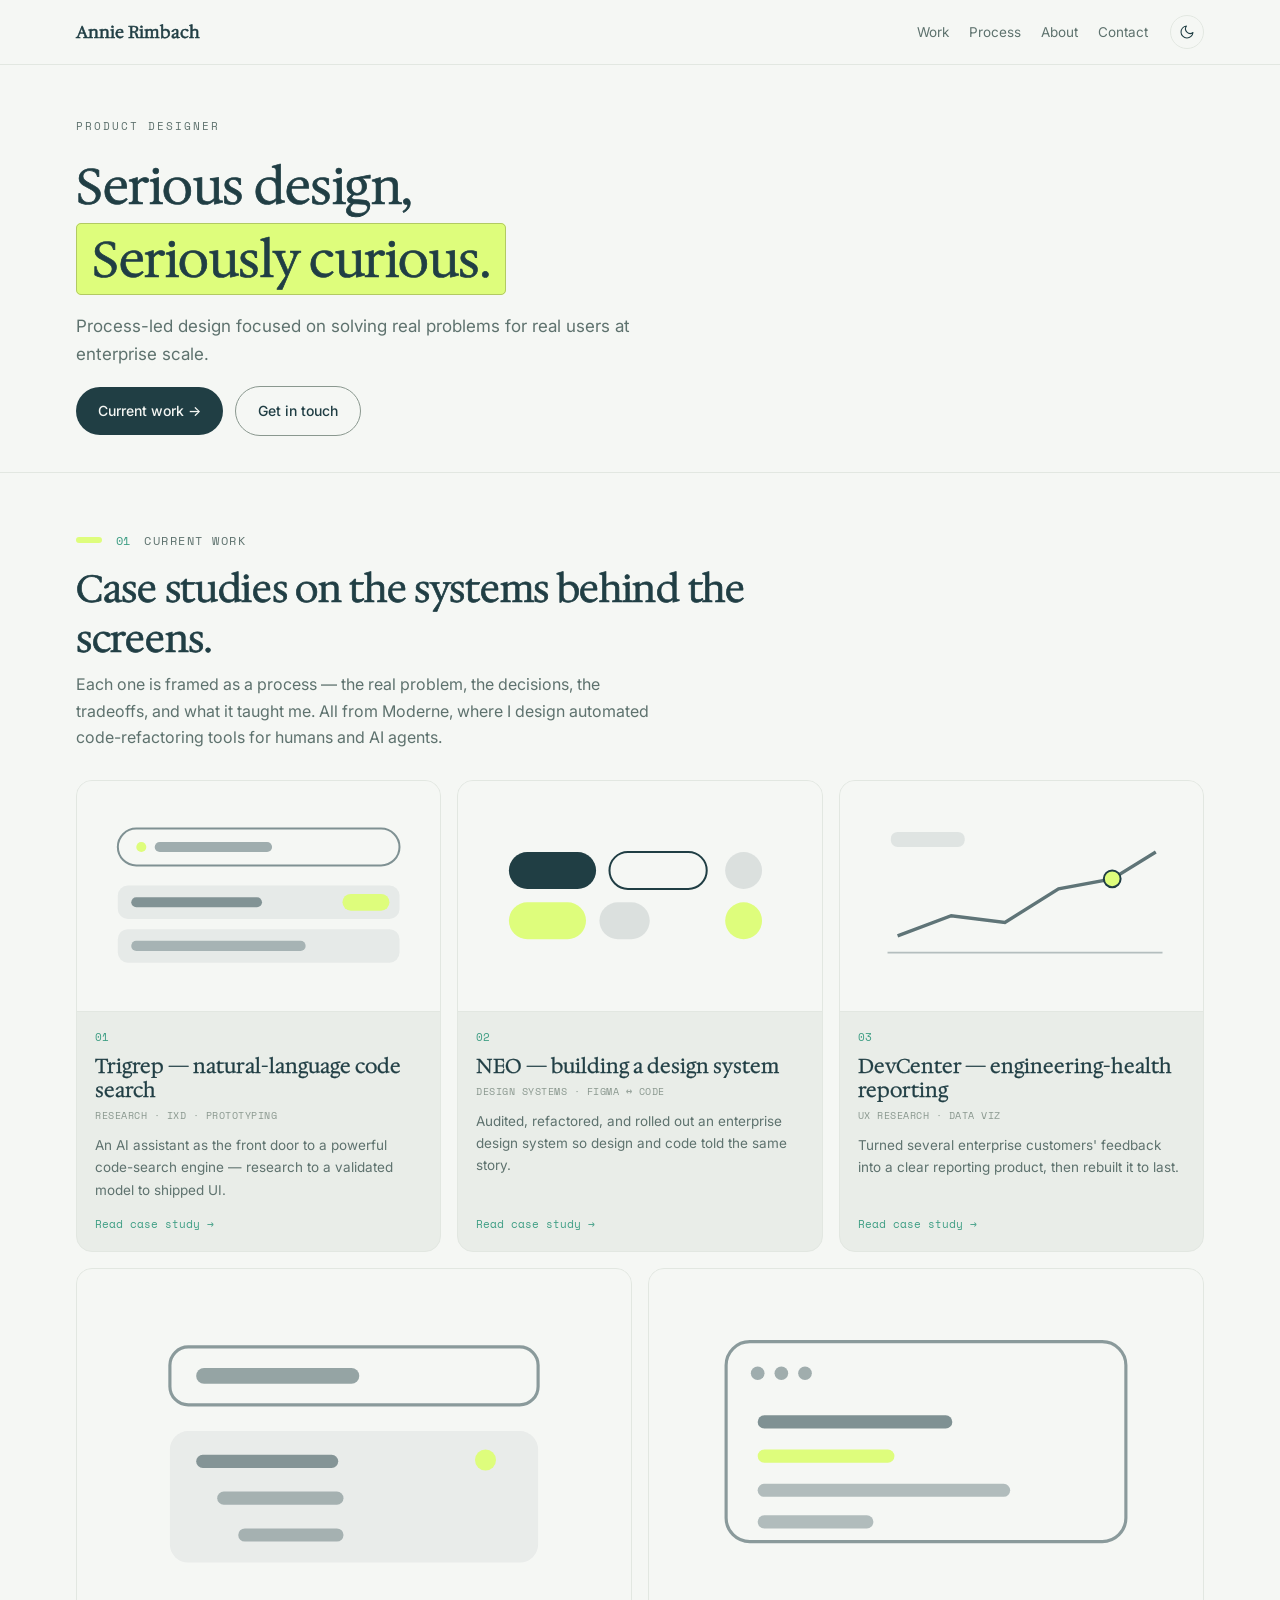
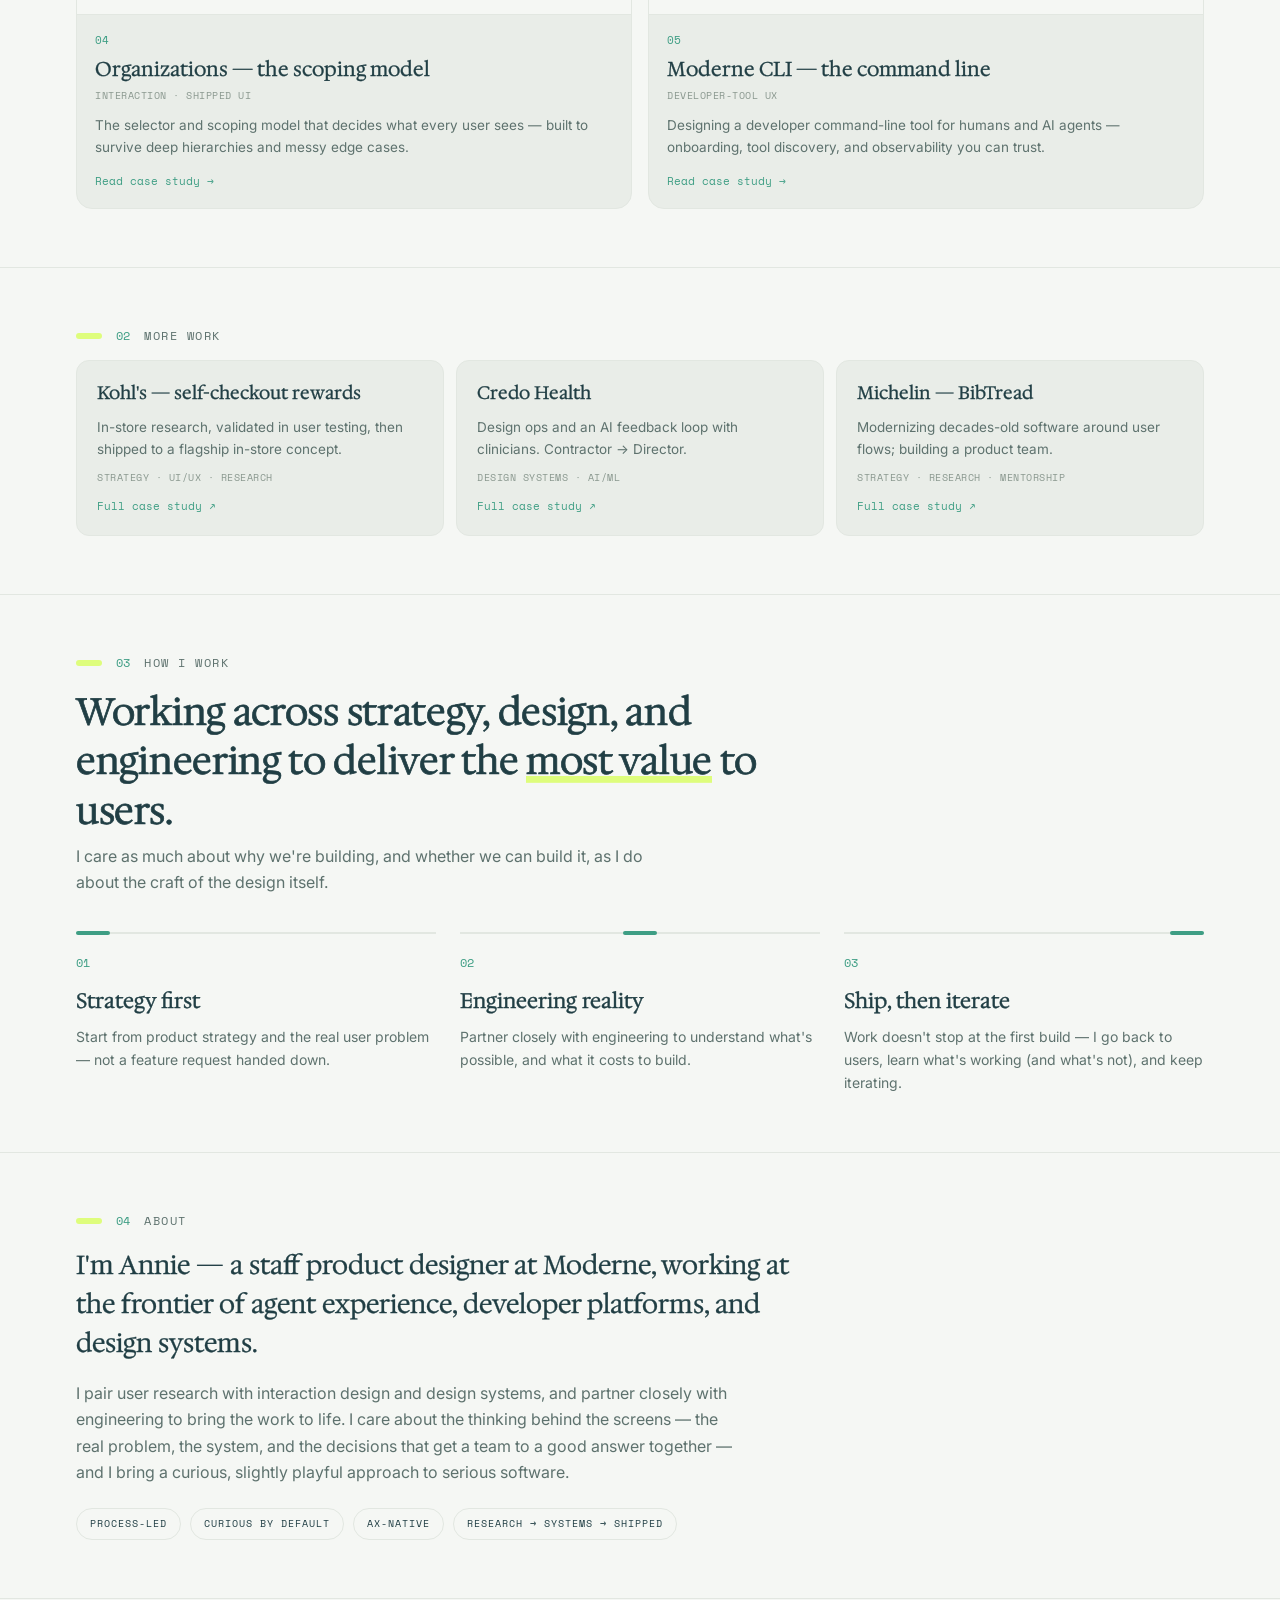
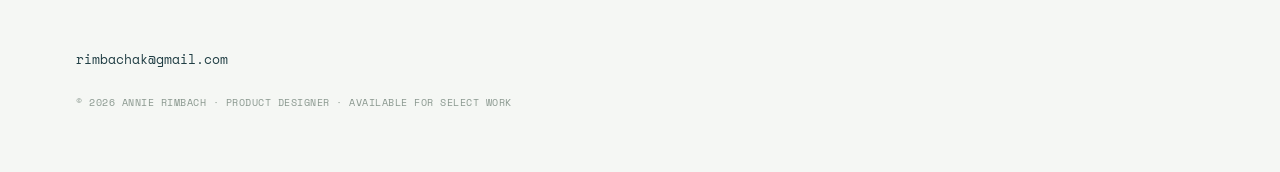
<file: annie-rimbach-portfolio.html>
<!DOCTYPE html>
<html lang="en" data-theme="light">
<head>
<meta charset="UTF-8">
<meta name="viewport" content="width=device-width, initial-scale=1.0">
<title>Annie Rimbach — Product Designer, AX</title>
<meta name="description" content="Annie Rimbach is a staff product designer at Moderne working at the frontier of agent experience (AX), developer platforms, and design systems — solving real problems for real users.">
<meta name="theme-color" content="#203E44">
<link rel="preconnect" href="https://fonts.googleapis.com">
<link rel="preconnect" href="https://fonts.gstatic.com" crossorigin>
<link href="https://fonts.googleapis.com/css2?family=Hedvig+Letters+Serif&family=Inter:wght@400;500;600&family=Space+Mono:wght@400;700&display=swap" rel="stylesheet">
<style>
  :root{
    --bg:#F5F7F4; --surface:#E9EDE8; --ink:#203E44; --muted:#5E726E; --muted2:#8A988F;
    --line:#E2E7E1; --lime:#DEFD7C; --node:#3E9E84; --btnText:#F5F7F4;
  }
  [data-theme="dark"]{
    --bg:#203E44; --surface:#2A4D52; --ink:#EAF1EC; --muted:#9FBDB2; --muted2:#6E8C82;
    --line:#34565B; --lime:#DEFD7C; --node:#7FD8B8; --btnText:#203E44;
  }
  *{box-sizing:border-box}
  html{scroll-behavior:smooth}
  body{margin:0;background:var(--bg);color:var(--ink);font-family:'Inter',sans-serif;font-size:16px;line-height:1.65;-webkit-font-smoothing:antialiased;transition:background .35s ease,color .35s ease}
  .wrap{width:100%;max-width:1240px;margin:0 auto;padding:0 clamp(20px,4.5vw,56px)}
  a{color:inherit;text-decoration:none}
  .hl{background:var(--lime);color:#203E44;padding:0.03em 0.3em;border-radius:5px;-webkit-box-decoration-break:clone;box-decoration-break:clone;border:1px solid color-mix(in srgb,black 20%,var(--lime) 80%)}
  .uline{background:linear-gradient(var(--lime),var(--lime)) no-repeat;background-position:0 92%;background-size:100% 0.18em}

  /* NAV */
  header{position:sticky;top:0;z-index:20;backdrop-filter:blur(8px);background:color-mix(in srgb,var(--bg) 86%,transparent);border-bottom:0.5px solid var(--line)}
  nav{display:flex;justify-content:space-between;align-items:center;padding:15px 0}
  .brand{font-family:'Hedvig Letters Serif',serif;font-size:17px;-webkit-text-stroke:0.55px var(--ink);paint-order:stroke fill}
  .navright{display:flex;align-items:center;gap:22px}
  .navlinks{display:flex;gap:20px;font-size:13.5px;color:var(--muted)}
  .navlinks a:hover{color:var(--ink)}
  .toggle{display:inline-flex;align-items:center;justify-content:center;width:34px;height:34px;border:0.5px solid var(--line);border-radius:50%;background:transparent;color:var(--ink);cursor:pointer}
  .toggle:hover{background:var(--surface)}
  .toggle svg{width:16px;height:16px}

  /* HERO */
  .hero{padding-top:46px;padding-bottom:36px}
  .kicker{font-family:'Space Mono',monospace;font-size:11px;letter-spacing:2px;text-transform:uppercase;color:var(--muted)}
  .hero h1{font-family:'Hedvig Letters Serif',serif;-webkit-text-stroke:0.7px var(--ink);paint-order:stroke fill;font-weight:400;font-size:clamp(30px,4.4vw,50px);line-height:1.45;letter-spacing:-0.5px;margin:14px 0 16px}
  .hero p.sub{font-size:clamp(15px,1.8vw,17px);color:var(--muted);max-width:600px;margin:0 0 18px}
  .btns{display:flex;gap:12px;align-items:center;flex-wrap:wrap}
  .btn{display:inline-flex;gap:8px;align-items:center;background:var(--ink);color:var(--btnText);font-size:14px;font-weight:500;padding:12px 22px;border-radius:26px;transition:transform .15s ease}
  .btn:hover{transform:translateY(-1px)}
  .btn.ghost{background:transparent;color:var(--ink);border:1px solid var(--muted2)}

  /* SECTION */
  section{padding:58px 0;border-top:0.5px solid var(--line)}
  .shead{display:flex;align-items:center;gap:14px;margin-bottom:14px}
  .shead .tick{width:26px;height:6px;border-radius:3px;background:var(--lime);flex-shrink:0}
  .shead .n{font-family:'Space Mono',monospace;font-size:12px;color:var(--node)}
  .shead h2{font-family:'Space Mono',monospace;font-weight:400;font-size:12px;letter-spacing:1.5px;text-transform:uppercase;color:var(--muted);margin:0}
  .stitle{font-family:'Hedvig Letters Serif',serif;-webkit-text-stroke:0.7px var(--ink);paint-order:stroke fill;font-weight:400;font-size:clamp(26px,4vw,38px);line-height:1.3;letter-spacing:-0.3px;margin:0 0 8px;max-width:700px}
  .sintro{color:var(--muted);max-width:580px;margin:0 0 30px}

  /* FEATURED WORK — card grid */
  .pgrid{display:grid;grid-template-columns:repeat(6,1fr);gap:16px;margin-top:8px}
  .pcard{grid-column:span 2;background:var(--surface);border:0.5px solid var(--line);border-radius:16px;overflow:hidden;display:flex;flex-direction:column;transition:transform .16s ease,border-color .16s ease}
  .pcard:nth-child(n+4){grid-column:span 3}
  .pcard:hover{transform:translateY(-3px);border-color:var(--node)}
  .pthumb{aspect-ratio:16/10;background:var(--bg);border-bottom:0.5px solid var(--line);display:flex;align-items:center;justify-content:center;padding:14px}
  .pthumb svg{width:100%;height:100%}
  .pbody{padding:16px 18px 18px;display:flex;flex-direction:column;flex:1}
  .pnum{font-family:'Space Mono',monospace;font-size:11px;color:var(--node);margin-bottom:8px}
  .pt{font-family:'Hedvig Letters Serif',serif;font-size:20px;-webkit-text-stroke:0.3px var(--ink);paint-order:stroke fill;line-height:1.22;margin:0 0 6px}
  .ptags{font-family:'Space Mono',monospace;font-size:9.5px;letter-spacing:0.5px;text-transform:uppercase;color:var(--muted2);margin:0 0 10px}
  .pd{font-size:13.5px;color:var(--muted);margin:0 0 14px}
  .plink{font-family:'Space Mono',monospace;font-size:11px;color:var(--node);margin-top:auto}
  .pcard:hover .plink{text-decoration:underline}

  /* MORE WORK GRID */
  .more{display:grid;grid-template-columns:repeat(3,1fr);gap:12px;margin-top:6px}
  .mrow{background:var(--surface);border:0.5px solid var(--line);border-radius:13px;padding:18px 20px;transition:transform .16s ease,border-color .16s ease}
  .mrow:hover{transform:translateY(-3px);border-color:var(--node)}
  .mrow h4{font-family:'Hedvig Letters Serif',serif;font-weight:400;font-size:18px;-webkit-text-stroke:0.3px var(--ink);paint-order:stroke fill;margin:0}
  .mrow p{font-size:13.5px;color:var(--muted);margin:7px 0 0}
  .mrow .t{font-family:'Space Mono',monospace;font-size:10px;letter-spacing:0.5px;text-transform:uppercase;color:var(--muted2);margin-top:10px}
  .mrow a.full{font-family:'Space Mono',monospace;font-size:11px;color:var(--node);display:inline-block;margin-top:10px}

  /* PROCESS */
  .steps{display:grid;grid-template-columns:repeat(3,1fr);gap:24px}
  .step .bar{height:2px;background:var(--line);position:relative;margin-bottom:14px}
  .step .bar::before{content:"";position:absolute;left:0;top:-1px;width:34px;height:4px;border-radius:2px;background:var(--node)}
  .step.s2 .bar::before{left:50%;transform:translateX(-50%)}
  .step.s3 .bar::before{left:auto;right:0}
  .step .sn{font-family:'Space Mono',monospace;font-size:12px;color:var(--node)}
  .step h3{font-family:'Hedvig Letters Serif',serif;font-weight:400;font-size:21px;-webkit-text-stroke:0.4px var(--ink);paint-order:stroke fill;margin:10px 0 6px}
  .step p{font-size:14px;color:var(--muted);margin:0}

  /* ABOUT */
  .about .lead{font-family:'Hedvig Letters Serif',serif;font-weight:400;font-size:clamp(20px,3vw,26px);line-height:1.5;-webkit-text-stroke:0.3px var(--ink);paint-order:stroke fill;max-width:740px;margin:0 0 18px}
  .about p.body{color:var(--muted);max-width:660px;margin:0 0 10px}
  .chips{display:flex;flex-wrap:wrap;gap:9px;margin-top:22px}
  .chip{font-family:'Space Mono',monospace;font-size:10px;text-transform:uppercase;letter-spacing:1px;border:0.5px solid var(--line);border-radius:30px;padding:7px 13px;color:var(--ink)}

  footer{border-top:0.5px solid var(--line);padding:46px 0 60px}
  .fgrid{display:flex;justify-content:space-between;align-items:flex-end;gap:24px;flex-wrap:wrap}
  .fbig{font-family:'Hedvig Letters Serif',serif;-webkit-text-stroke:0.7px var(--ink);paint-order:stroke fill;font-size:clamp(24px,4vw,34px);line-height:1.3;letter-spacing:-0.3px;max-width:520px}
  .fcontact a{font-family:'Space Mono',monospace;font-size:13px;color:var(--ink)}
  .fcontact a:hover{color:var(--node)}
  .fmeta{font-family:'Space Mono',monospace;font-size:10px;color:var(--muted2);letter-spacing:0.5px;margin-top:24px;text-transform:uppercase}

  @media(max-width:860px){
    .pgrid{grid-template-columns:1fr}
    .pcard,.pcard:nth-child(n+4){grid-column:auto}
  }
  @media(max-width:680px){
    .navlinks{display:none}
    .hero{padding-top:44px;padding-bottom:40px}
    .steps{grid-template-columns:1fr;gap:26px}
    .more{grid-template-columns:1fr}
  }
  @media print{
    :root,[data-theme="dark"]{--bg:#F5F7F4;--surface:#E9EDE8;--ink:#203E44;--muted:#5E726E;--muted2:#8A988F;--line:#E2E7E1;--lime:#DEFD7C;--node:#3E9E84;--btnText:#F5F7F4}
    *{-webkit-print-color-adjust:exact;print-color-adjust:exact}
    header,.btns{display:none}
    .hero{padding:8px 0 22px}
    section{padding:24px 0}
    .pgrid{grid-template-columns:1fr 1fr;gap:12px}
    .pcard,.pcard:nth-child(n+4){grid-column:auto}
    .more{grid-template-columns:1fr 1fr}
    .pcard,.mrow,.step{break-inside:avoid}
  }
</style>
</head>
<body>

<header>
  <div class="wrap">
    <nav>
      <a href="#top" class="brand">Annie Rimbach</a>
      <div class="navright">
        <div class="navlinks">
          <a href="#work">Work</a>
          <a href="#process">Process</a>
          <a href="#about">About</a>
          <a href="mailto:rimbachak@gmail.com">Contact</a>
        </div>
        <button class="toggle" id="themeToggle" aria-label="Toggle dark mode">
          <svg viewBox="0 0 24 24" fill="none" stroke="currentColor" stroke-width="1.6" stroke-linecap="round" stroke-linejoin="round"><path d="M21 12.79A9 9 0 1 1 11.21 3 7 7 0 0 0 21 12.79z"/></svg>
        </button>
      </div>
    </nav>
  </div>
</header>

<a id="top"></a>

<main>
  <!-- HERO -->
  <div class="wrap hero">
    <span class="kicker">Product designer</span>
    <h1>Serious design,<br><span class="hl">Seriously curious.</span></h1>
    <p class="sub">Process-led design focused on solving real problems for real users at enterprise&nbsp;scale.</p>
    <div class="btns">
      <a class="btn" href="#work">Current work →</a>
      <a class="btn ghost" href="mailto:rimbachak@gmail.com">Get in touch</a>
    </div>
  </div>

  <!-- FEATURED WORK -->
  <section id="work" class="work">
    <div class="wrap">
      <div class="shead"><span class="tick"></span><span class="n">01</span><h2>Current work</h2></div>
      <p class="stitle">Case studies on the systems behind the screens.</p>
      <p class="sintro">Each one is framed as a process — the real problem, the decisions, the tradeoffs, and what it taught me. All from Moderne, where I design automated code-refactoring tools for humans and AI agents.</p>

      <div class="pgrid">

        <a class="pcard" href="trigrep.html">
          <div class="pthumb">
            <svg viewBox="0 0 200 120" aria-hidden="true">
              <rect x="16" y="20" width="168" height="22" rx="11" style="fill:none;stroke:var(--ink);stroke-width:1.2;opacity:0.55"/>
              <circle cx="30" cy="31" r="3" fill="#DEFD7C"/>
              <rect x="38" y="28" width="70" height="6" rx="3" style="fill:var(--ink);opacity:0.4"/>
              <rect x="16" y="54" width="168" height="20" rx="6" style="fill:var(--ink);opacity:0.07"/>
              <rect x="24" y="61" width="78" height="6" rx="3" style="fill:var(--ink);opacity:0.5"/>
              <rect x="150" y="59" width="28" height="10" rx="5" fill="#DEFD7C"/>
              <rect x="16" y="80" width="168" height="20" rx="6" style="fill:var(--ink);opacity:0.07"/>
              <rect x="24" y="87" width="104" height="6" rx="3" style="fill:var(--ink);opacity:0.32"/>
            </svg>
          </div>
          <div class="pbody">
            <div class="pnum">01</div>
            <p class="pt">Trigrep — natural-language code search</p>
            <p class="ptags">Research · IxD · Prototyping</p>
            <p class="pd">An AI assistant as the front door to a powerful code-search engine — research to a validated model to shipped UI.</p>
            <span class="plink">Read case study →</span>
          </div>
        </a>

        <a class="pcard" href="neo.html">
          <div class="pthumb">
            <svg viewBox="0 0 200 120" aria-hidden="true">
              <rect x="22" y="34" width="52" height="22" rx="11" style="fill:var(--ink)"/>
              <rect x="82" y="34" width="58" height="22" rx="11" style="fill:none;stroke:var(--ink);stroke-width:1.2"/>
              <rect x="22" y="64" width="46" height="22" rx="11" fill="#DEFD7C"/>
              <rect x="76" y="64" width="30" height="22" rx="11" style="fill:var(--ink);opacity:0.12"/>
              <circle cx="162" cy="45" r="11" style="fill:var(--ink);opacity:0.12"/>
              <circle cx="162" cy="75" r="11" fill="#DEFD7C"/>
            </svg>
          </div>
          <div class="pbody">
            <div class="pnum">02</div>
            <p class="pt">NEO — building a design system</p>
            <p class="ptags">Design systems · Figma ↔ code</p>
            <p class="pd">Audited, refactored, and rolled out an enterprise design system so design and code told the same story.</p>
            <span class="plink">Read case study →</span>
          </div>
        </a>

        <a class="pcard" href="devcenter.html">
          <div class="pthumb">
            <svg viewBox="0 0 200 120" aria-hidden="true">
              <line x1="20" y1="94" x2="184" y2="94" style="stroke:var(--ink);stroke-width:1;opacity:0.3"/>
              <rect x="22" y="22" width="44" height="9" rx="4" style="fill:var(--ink);opacity:0.1"/>
              <polyline points="26,84 58,72 90,76 122,56 154,50 180,34" fill="none" style="stroke:var(--ink);stroke-width:2;opacity:0.7"/>
              <circle cx="154" cy="50" r="5" fill="#DEFD7C" style="stroke:var(--ink);stroke-width:1.2"/>
            </svg>
          </div>
          <div class="pbody">
            <div class="pnum">03</div>
            <p class="pt">DevCenter — engineering-health reporting</p>
            <p class="ptags">UX research · Data viz</p>
            <p class="pd">Turned several enterprise customers' feedback into a clear reporting product, then rebuilt it to last.</p>
            <span class="plink">Read case study →</span>
          </div>
        </a>

        <a class="pcard" href="organizations.html">
          <div class="pthumb">
            <svg viewBox="0 0 200 120" aria-hidden="true">
              <rect x="30" y="24" width="140" height="22" rx="7" style="fill:none;stroke:var(--ink);stroke-width:1.2;opacity:0.5"/>
              <rect x="40" y="32" width="62" height="6" rx="3" style="fill:var(--ink);opacity:0.45"/>
              <rect x="30" y="56" width="140" height="50" rx="7" style="fill:var(--ink);opacity:0.06"/>
              <rect x="40" y="65" width="54" height="5" rx="2.5" style="fill:var(--ink);opacity:0.5"/>
              <rect x="48" y="79" width="48" height="5" rx="2.5" style="fill:var(--ink);opacity:0.34"/>
              <rect x="56" y="93" width="40" height="5" rx="2.5" style="fill:var(--ink);opacity:0.34"/>
              <circle cx="150" cy="67" r="4" fill="#DEFD7C"/>
            </svg>
          </div>
          <div class="pbody">
            <div class="pnum">04</div>
            <p class="pt">Organizations — the scoping model</p>
            <p class="ptags">Interaction · Shipped UI</p>
            <p class="pd">The selector and scoping model that decides what every user sees — built to survive deep hierarchies and messy edge cases.</p>
            <span class="plink">Read case study →</span>
          </div>
        </a>

        <a class="pcard" href="cli.html">
          <div class="pthumb">
            <svg viewBox="0 0 200 120" aria-hidden="true">
              <rect x="24" y="22" width="152" height="76" rx="9" style="fill:none;stroke:var(--ink);stroke-width:1.2;opacity:0.5"/>
              <circle cx="36" cy="34" r="2.6" style="fill:var(--ink);opacity:0.4"/>
              <circle cx="45" cy="34" r="2.6" style="fill:var(--ink);opacity:0.4"/>
              <circle cx="54" cy="34" r="2.6" style="fill:var(--ink);opacity:0.4"/>
              <rect x="36" y="50" width="74" height="5" rx="2.5" style="fill:var(--ink);opacity:0.55"/>
              <rect x="36" y="63" width="52" height="5" rx="2.5" fill="#DEFD7C"/>
              <rect x="36" y="76" width="96" height="5" rx="2.5" style="fill:var(--ink);opacity:0.32"/>
              <rect x="36" y="88" width="44" height="5" rx="2.5" style="fill:var(--ink);opacity:0.32"/>
            </svg>
          </div>
          <div class="pbody">
            <div class="pnum">05</div>
            <p class="pt">Moderne CLI — the command line</p>
            <p class="ptags">Developer-tool UX</p>
            <p class="pd">Designing a developer command-line tool for humans and AI agents — onboarding, tool discovery, and observability you can trust.</p>
            <span class="plink">Read case study →</span>
          </div>
        </a>

      </div>
    </div>
  </section>

  <!-- MORE WORK -->
  <section id="more">
    <div class="wrap">
      <div class="shead"><span class="tick"></span><span class="n">02</span><h2>More work</h2></div>
      <div class="more">
        <div class="mrow">
          <h4>Kohl's — self-checkout rewards</h4>
          <p>In-store research, validated in user testing, then shipped to a flagship in-store concept.</p>
          <div class="t">Strategy · UI/UX · Research</div>
          <a class="full" href="https://annierimbach.com/p/02125df9" target="_blank" rel="noopener">Full case study ↗</a>
        </div>
        <div class="mrow">
          <h4>Credo Health</h4>
          <p>Design ops and an AI feedback loop with clinicians. Contractor → Director.</p>
          <div class="t">Design systems · AI/ML</div>
          <a class="full" href="https://annierimbach.com/p/02331882" target="_blank" rel="noopener">Full case study ↗</a>
        </div>
        <div class="mrow">
          <h4>Michelin — BibTread</h4>
          <p>Modernizing decades-old software around user flows; building a product team.</p>
          <div class="t">Strategy · Research · Mentorship</div>
          <a class="full" href="https://annierimbach.com/p/06c72d3e" target="_blank" rel="noopener">Full case study ↗</a>
        </div>
      </div>
    </div>
  </section>

  <!-- PROCESS -->
  <section id="process">
    <div class="wrap">
      <div class="shead"><span class="tick"></span><span class="n">03</span><h2>How I work</h2></div>
      <p class="stitle">Working across strategy, design, and engineering to deliver the <span class="uline">most value</span> to users.</p>
      <p class="sintro" style="margin-bottom:36px">I care as much about why we're building, and whether we can build it, as I do about the craft of the design itself.</p>
      <div class="steps">
        <div class="step s1">
          <div class="bar"></div>
          <span class="sn">01</span>
          <h3>Strategy first</h3>
          <p>Start from product strategy and the real user problem — not a feature request handed down.</p>
        </div>
        <div class="step s2">
          <div class="bar"></div>
          <span class="sn">02</span>
          <h3>Engineering reality</h3>
          <p>Partner closely with engineering to understand what's possible, and what it costs to build.</p>
        </div>
        <div class="step s3">
          <div class="bar"></div>
          <span class="sn">03</span>
          <h3>Ship, then iterate</h3>
          <p>Work doesn't stop at the first build — I go back to users, learn what's working (and what's not), and keep iterating.</p>
        </div>
      </div>
    </div>
  </section>

  <!-- ABOUT -->
  <section id="about" class="about">
    <div class="wrap">
      <div class="shead"><span class="tick"></span><span class="n">04</span><h2>About</h2></div>
      <p class="lead">I'm Annie — a staff product designer at Moderne, working at the frontier of agent experience, developer platforms, and design systems.</p>
      <p class="body">I pair user research with interaction design and design systems, and partner closely with engineering to bring the work to life. I care about the thinking behind the screens — the real problem, the system, and the decisions that get a team to a good answer together — and I bring a curious, slightly playful approach to serious software.</p>
      <div class="chips">
        <span class="chip">Process-led</span>
        <span class="chip">Curious by default</span>
        <span class="chip">AX-native</span>
        <span class="chip">Research → systems → shipped</span>
      </div>
    </div>
  </section>
</main>

<footer>
  <div class="wrap">
    <div class="fgrid">
      <div class="fcontact">
        <div><a href="mailto:rimbachak@gmail.com">rimbachak@gmail.com</a></div>
      </div>
    </div>
    <div class="fmeta">© 2026 Annie Rimbach · Product designer · Available for select work</div>
  </div>
</footer>

<script>
  (function(){
    var root=document.documentElement, btn=document.getElementById('themeToggle');
    var sun='<svg viewBox="0 0 24 24" fill="none" stroke="currentColor" stroke-width="1.6" stroke-linecap="round" stroke-linejoin="round"><circle cx="12" cy="12" r="4"/><path d="M12 2v2M12 20v2M4.9 4.9l1.4 1.4M17.7 17.7l1.4 1.4M2 12h2M20 12h2M4.9 19.1l1.4-1.4M17.7 6.3l1.4-1.4"/></svg>';
    var moon='<svg viewBox="0 0 24 24" fill="none" stroke="currentColor" stroke-width="1.6" stroke-linecap="round" stroke-linejoin="round"><path d="M21 12.79A9 9 0 1 1 11.21 3 7 7 0 0 0 21 12.79z"/></svg>';
    var saved=null; try{saved=localStorage.getItem('ar-theme');}catch(e){}
    if(!saved){saved=(window.matchMedia&&window.matchMedia('(prefers-color-scheme: dark)').matches)?'dark':'light';}
    apply(saved);
    btn.addEventListener('click',function(){apply(root.getAttribute('data-theme')==='dark'?'light':'dark');});
    function apply(t){root.setAttribute('data-theme',t);btn.innerHTML=(t==='dark')?sun:moon;try{localStorage.setItem('ar-theme',t);}catch(e){}}
  })();
</script>
</body>
</html>
</file>
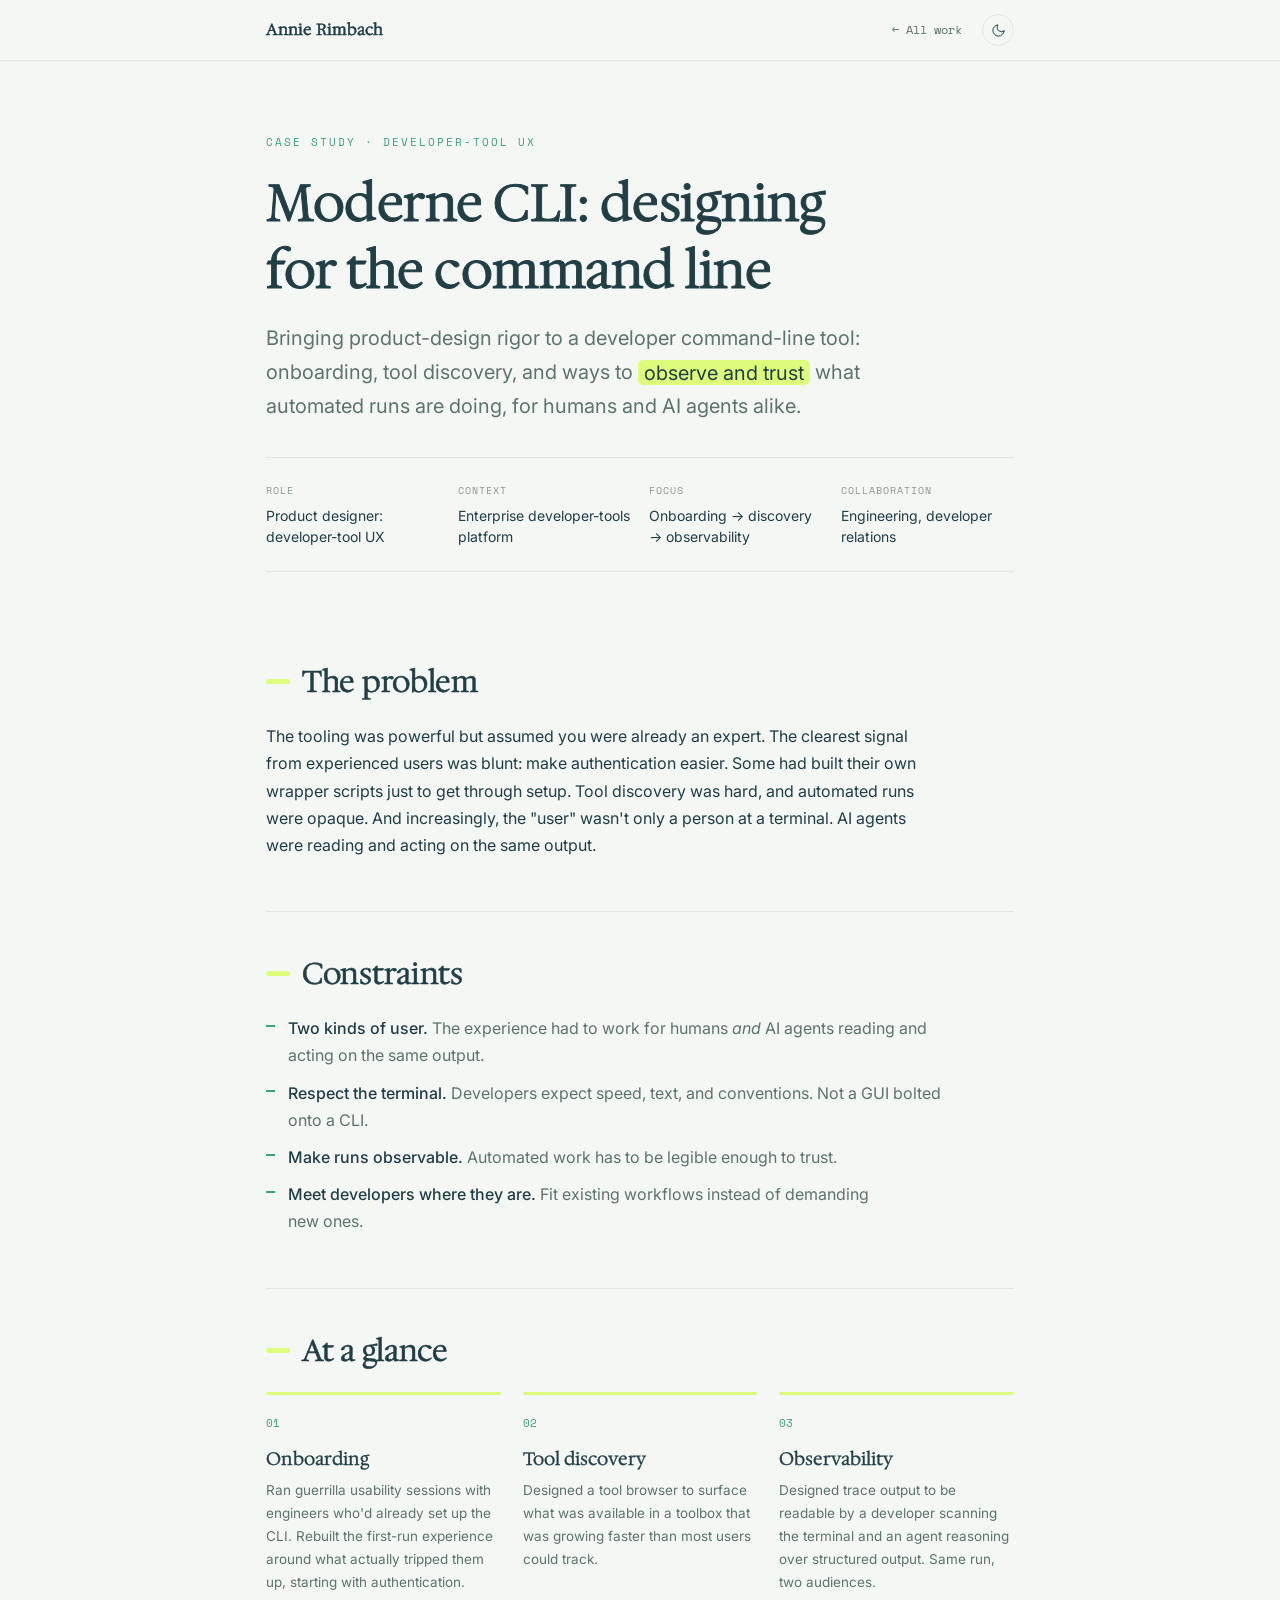
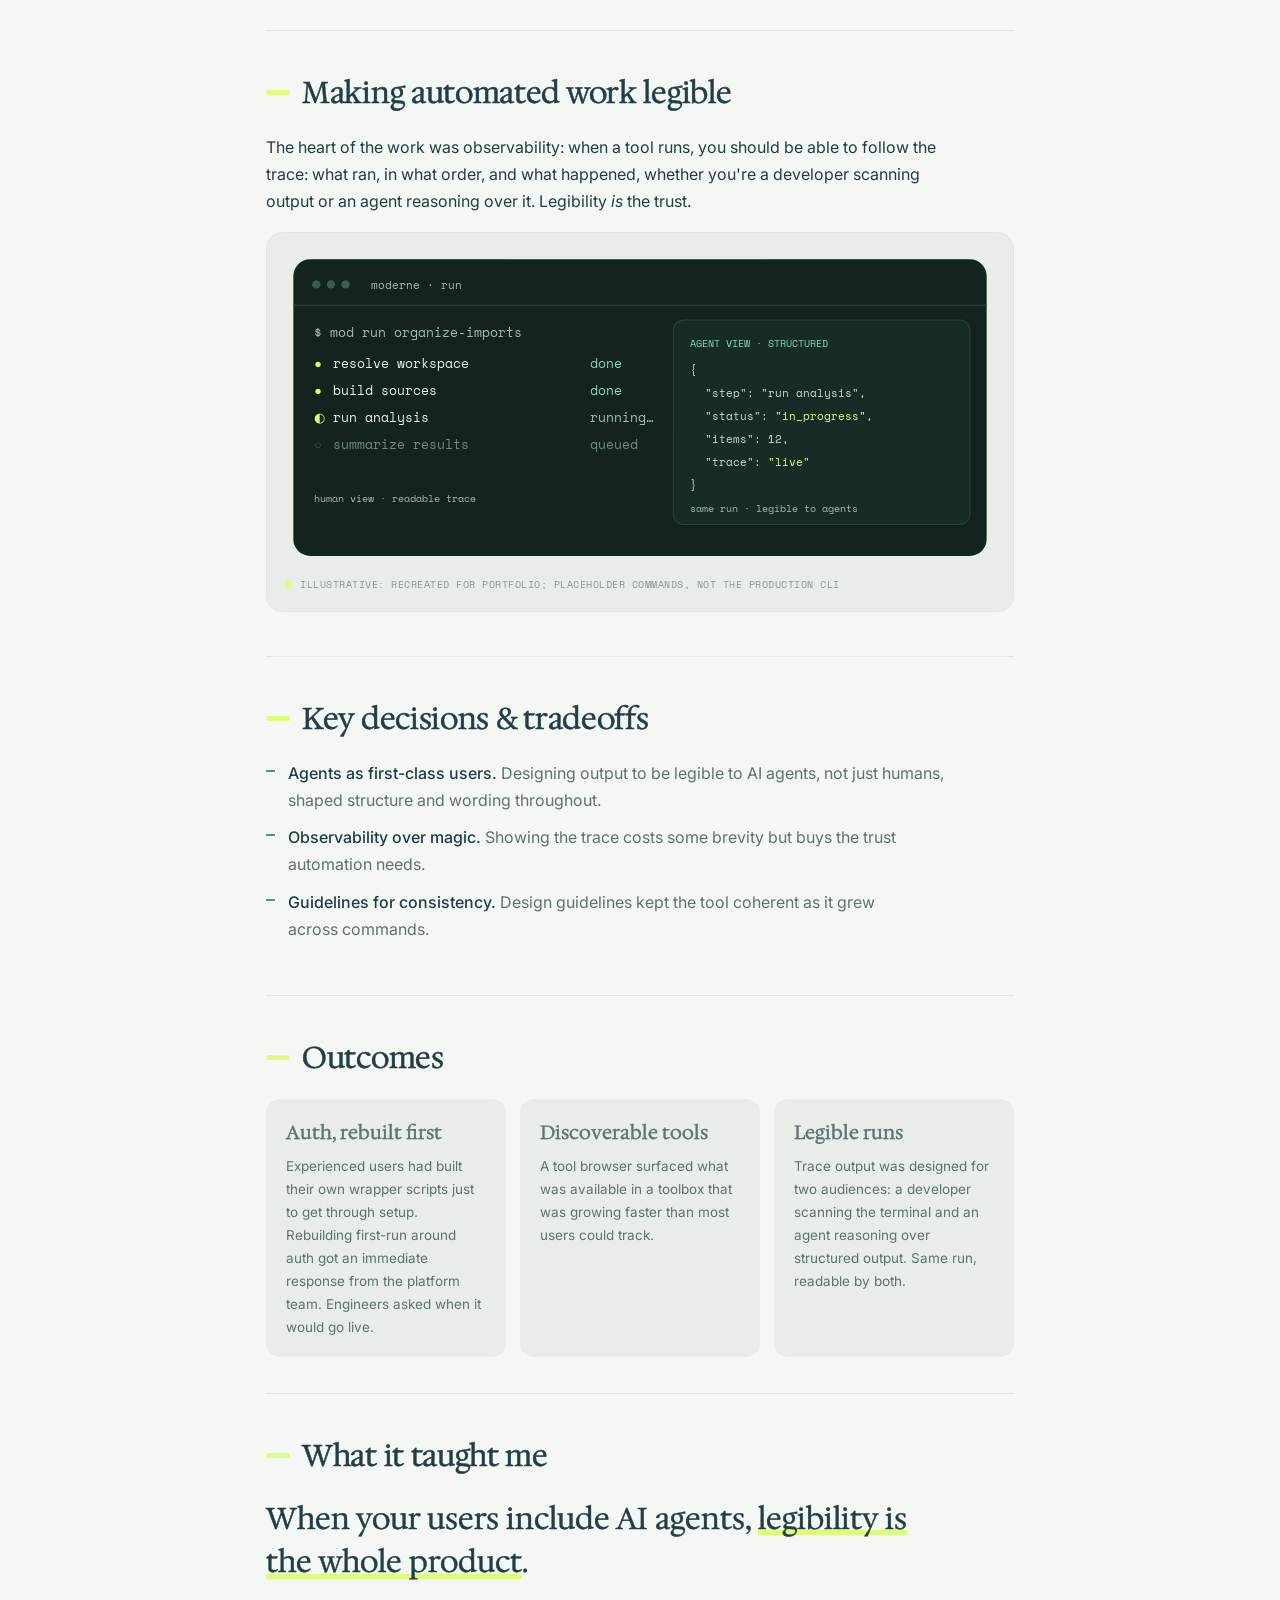
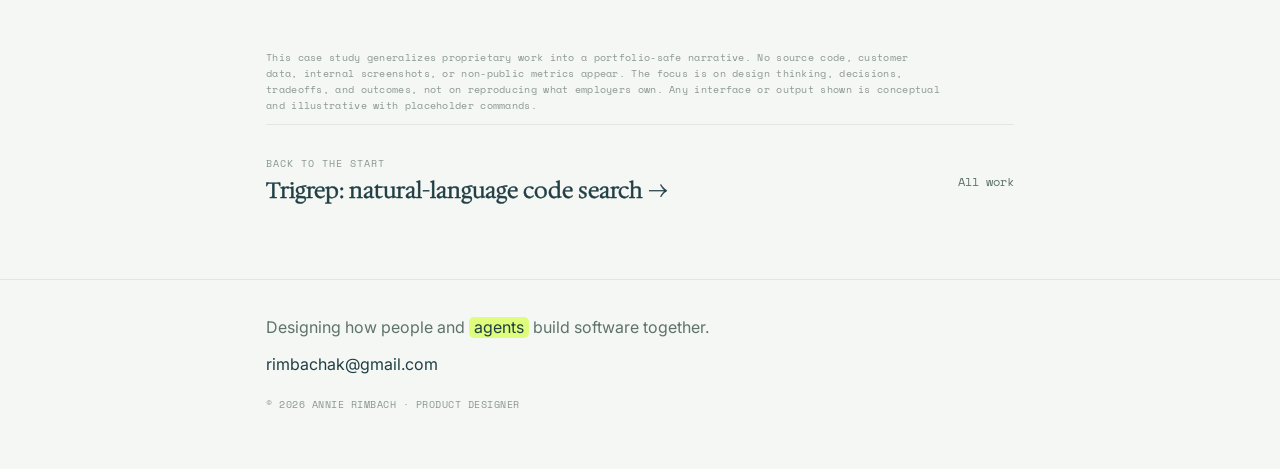
<file: cli.html>
<!DOCTYPE html>
<html lang="en" data-theme="light">
<head>
<meta charset="UTF-8">
<meta name="viewport" content="width=device-width, initial-scale=1.0">
<title>Moderne CLI: Designing for the command line · Annie Rimbach</title>
<meta name="description" content="Case study: bringing product-design rigor to a developer command-line tool: onboarding, tool discovery, and observability for humans and AI agents.">
<meta name="theme-color" content="#203E44">
<link rel="preconnect" href="https://fonts.googleapis.com">
<link rel="preconnect" href="https://fonts.gstatic.com" crossorigin>
<link href="https://fonts.googleapis.com/css2?family=Hedvig+Letters+Serif&family=Inter:wght@400;500;600&family=Space+Mono:wght@400;700&display=swap" rel="stylesheet">
<link href="case.css" rel="stylesheet">
</head>
<body>

<header>
  <nav>
    <a class="brand" href="index.html">Annie Rimbach</a>
    <div class="navright">
      <a class="back" href="index.html#work">← All work</a>
      <button class="toggle" id="themeToggle" aria-label="Toggle dark mode"><svg viewBox="0 0 24 24" fill="none" stroke="currentColor" stroke-width="1.6" stroke-linecap="round" stroke-linejoin="round"><path d="M21 12.79A9 9 0 1 1 11.21 3 7 7 0 0 0 21 12.79z"/></svg></button>
    </div>
  </nav>
</header>

<main class="wrap">
  <div class="chero">
    <span class="kicker">Case study · Developer-tool UX</span>
    <h1>Moderne CLI: designing for the command line</h1>
    <p class="summary">Bringing product-design rigor to a developer command-line tool: onboarding, tool discovery, and ways to <span class="hl">observe and trust</span> what automated runs are doing, for humans and AI agents alike.</p>
    <div class="metabar">
      <div><div class="k">Role</div><div class="v">Product designer: developer-tool UX</div></div>
      <div><div class="k">Context</div><div class="v">Enterprise developer-tools platform</div></div>
      <div><div class="k">Focus</div><div class="v">Onboarding → discovery → observability</div></div>
      <div><div class="k">Collaboration</div><div class="v">Engineering, developer relations</div></div>
    </div>
  </div>

  <div class="cbody">
    <div class="block">
      <div class="shead"><span class="tick"></span><h2>The problem</h2></div>
      <p>The tooling was powerful but assumed you were already an expert. The clearest signal from experienced users was blunt: make authentication easier. Some had built their own wrapper scripts just to get through setup. Tool discovery was hard, and automated runs were opaque. And increasingly, the "user" wasn't only a person at a terminal. AI agents were reading and acting on the same output.</p>
    </div>

    <div class="block">
      <div class="shead"><span class="tick"></span><h2>Constraints</h2></div>
      <ul>
        <li><b>Two kinds of user.</b> The experience had to work for humans <em>and</em> AI agents reading and acting on the same output.</li>
        <li><b>Respect the terminal.</b> Developers expect speed, text, and conventions. Not a GUI bolted onto a CLI.</li>
        <li><b>Make runs observable.</b> Automated work has to be legible enough to trust.</li>
        <li><b>Meet developers where they are.</b> Fit existing workflows instead of demanding new ones.</li>
      </ul>
    </div>

    <div class="block">
      <div class="shead"><span class="tick"></span><h2>At a glance</h2></div>
      <div class="steps">
        <div class="step s1"><div class="bar"></div><span class="sn">01</span><h3>Onboarding</h3><p>Ran guerrilla usability sessions with engineers who'd already set up the CLI. Rebuilt the first-run experience around what actually tripped them up, starting with authentication.</p></div>
        <div class="step s2"><div class="bar"></div><span class="sn">02</span><h3>Tool discovery</h3><p>Designed a tool browser to surface what was available in a toolbox that was growing faster than most users could track.</p></div>
        <div class="step s3"><div class="bar"></div><span class="sn">03</span><h3>Observability</h3><p>Designed trace output to be readable by a developer scanning the terminal and an agent reasoning over structured output. Same run, two audiences.</p></div>
      </div>
    </div>

    <div class="block">
      <div class="shead"><span class="tick"></span><h2>Making automated work legible</h2></div>
      <p>The heart of the work was observability: when a tool runs, you should be able to follow the trace: what ran, in what order, and what happened, whether you're a developer scanning output or an agent reasoning over it. Legibility <em>is</em> the trust.</p>
      <div class="illus">
        <svg viewBox="0 0 680 300" width="100%" style="display:block;height:auto" role="img" aria-label="Illustrative build trace shown both as a readable terminal trace and as a structured view legible to AI agents">
          <rect x="8" y="8" width="664" height="284" rx="16" fill="#13241F"/>
          <circle cx="30" cy="32" r="4" fill="#3A5C52"/><circle cx="44" cy="32" r="4" fill="#3A5C52"/><circle cx="58" cy="32" r="4" fill="#3A5C52"/>
          <text x="82" y="36" style="font-family:'Space Mono',monospace;font-size:11px;fill:#9FBDB2">moderne · run</text>
          <line x1="8" y1="52" x2="672" y2="52" stroke="#27433B"/>
          <text x="28" y="82" style="font-family:'Space Mono',monospace;font-size:12px;fill:#9FBDB2">$ mod run organize-imports</text>
          <text x="28" y="112" style="font-family:'Space Mono',monospace;font-size:12px;fill:#DEFD7C">●</text><text x="46" y="112" style="font-family:'Space Mono',monospace;font-size:12px;fill:#EAF1EC">resolve workspace</text><text x="292" y="112" style="font-family:'Space Mono',monospace;font-size:12px;fill:#7FD8B8">done</text>
          <text x="28" y="138" style="font-family:'Space Mono',monospace;font-size:12px;fill:#DEFD7C">●</text><text x="46" y="138" style="font-family:'Space Mono',monospace;font-size:12px;fill:#EAF1EC">build sources</text><text x="292" y="138" style="font-family:'Space Mono',monospace;font-size:12px;fill:#7FD8B8">done</text>
          <text x="28" y="164" style="font-family:'Space Mono',monospace;font-size:12px;fill:#DEFD7C">◐</text><text x="46" y="164" style="font-family:'Space Mono',monospace;font-size:12px;fill:#EAF1EC">run analysis</text><text x="292" y="164" style="font-family:'Space Mono',monospace;font-size:12px;fill:#9FBDB2">running…</text>
          <text x="28" y="190" style="font-family:'Space Mono',monospace;font-size:12px;fill:#3A5C52">○</text><text x="46" y="190" style="font-family:'Space Mono',monospace;font-size:12px;fill:#6E8C82">summarize results</text><text x="292" y="190" style="font-family:'Space Mono',monospace;font-size:12px;fill:#6E8C82">queued</text>
          <text x="28" y="240" style="font-family:'Space Mono',monospace;font-size:10px;fill:#9FBDB2">human view · readable trace</text>
          <rect x="372" y="66" width="284" height="196" rx="10" fill="#172C26" stroke="#27433B"/>
          <text x="388" y="92" style="font-family:'Space Mono',monospace;font-size:10px;fill:#7FD8B8">AGENT VIEW · STRUCTURED</text>
          <text x="388" y="118" style="font-family:'Space Mono',monospace;font-size:11px;fill:#C9DAD2">{</text>
          <text x="402" y="140" style="font-family:'Space Mono',monospace;font-size:11px;fill:#C9DAD2">"step": "run analysis",</text>
          <text x="402" y="162" style="font-family:'Space Mono',monospace;font-size:11px;fill:#C9DAD2">"status": <tspan style="fill:#DEFD7C">"in_progress"</tspan>,</text>
          <text x="402" y="184" style="font-family:'Space Mono',monospace;font-size:11px;fill:#C9DAD2">"items": 12,</text>
          <text x="402" y="206" style="font-family:'Space Mono',monospace;font-size:11px;fill:#C9DAD2">"trace": <tspan style="fill:#DEFD7C">"live"</tspan></text>
          <text x="388" y="228" style="font-family:'Space Mono',monospace;font-size:11px;fill:#C9DAD2">}</text>
          <text x="388" y="250" style="font-family:'Space Mono',monospace;font-size:10px;fill:#9FBDB2">same run · legible to agents</text>
        </svg>
        <div class="cap">Illustrative: recreated for portfolio; placeholder commands, not the production CLI</div>
      </div>
    </div>

    <div class="block">
      <div class="shead"><span class="tick"></span><h2>Key decisions &amp; tradeoffs</h2></div>
      <ul>
        <li><b>Agents as first-class users.</b> Designing output to be legible to AI agents, not just humans, shaped structure and wording throughout.</li>
        <li><b>Observability over magic.</b> Showing the trace costs some brevity but buys the trust automation needs.</li>
        <li><b>Guidelines for consistency.</b> Design guidelines kept the tool coherent as it grew across commands.</li>
      </ul>
    </div>

    <div class="block">
      <div class="shead"><span class="tick"></span><h2>Outcomes</h2></div>
      <div class="outcomes">
        <div class="oc"><p class="ot">Auth, rebuilt first</p><p>Experienced users had built their own wrapper scripts just to get through setup. Rebuilding first-run around auth got an immediate response from the platform team. Engineers asked when it would go live.</p></div>
        <div class="oc"><p class="ot">Discoverable tools</p><p>A tool browser surfaced what was available in a toolbox that was growing faster than most users could track.</p></div>
        <div class="oc"><p class="ot">Legible runs</p><p>Trace output was designed for two audiences: a developer scanning the terminal and an agent reasoning over structured output. Same run, readable by both.</p></div>
      </div>
    </div>

    <div class="block">
      <div class="shead"><span class="tick"></span><h2>What it taught me</h2></div>
      <p class="pull">When your users include AI agents, <span class="uline">legibility is the whole product</span>.</p>
    </div>

    <p class="safe-note">This case study generalizes proprietary work into a portfolio-safe narrative. No source code, customer data, internal screenshots, or non-public metrics appear. The focus is on design thinking, decisions, tradeoffs, and outcomes, not on reproducing what employers own. Any interface or output shown is conceptual and illustrative with placeholder commands.</p>

    <div class="nextnav">
      <div><div class="lbl">Back to the start</div><a href="trigrep.html"><span class="t">Trigrep: natural-language code search →</span></a></div>
      <a class="back" href="index.html#work">All work</a>
    </div>
  </div>
</main>

<footer>
  <div class="wrap">
    <div>Designing how people and <span class="hl">agents</span> build software together.</div>
    <div style="margin-top:10px"><a href="mailto:rimbachak@gmail.com">rimbachak@gmail.com</a></div>
    <div class="fmeta">© 2026 Annie Rimbach · Product designer</div>
  </div>
</footer>

<script src="case.js"></script>
</body>
</html>
</file>
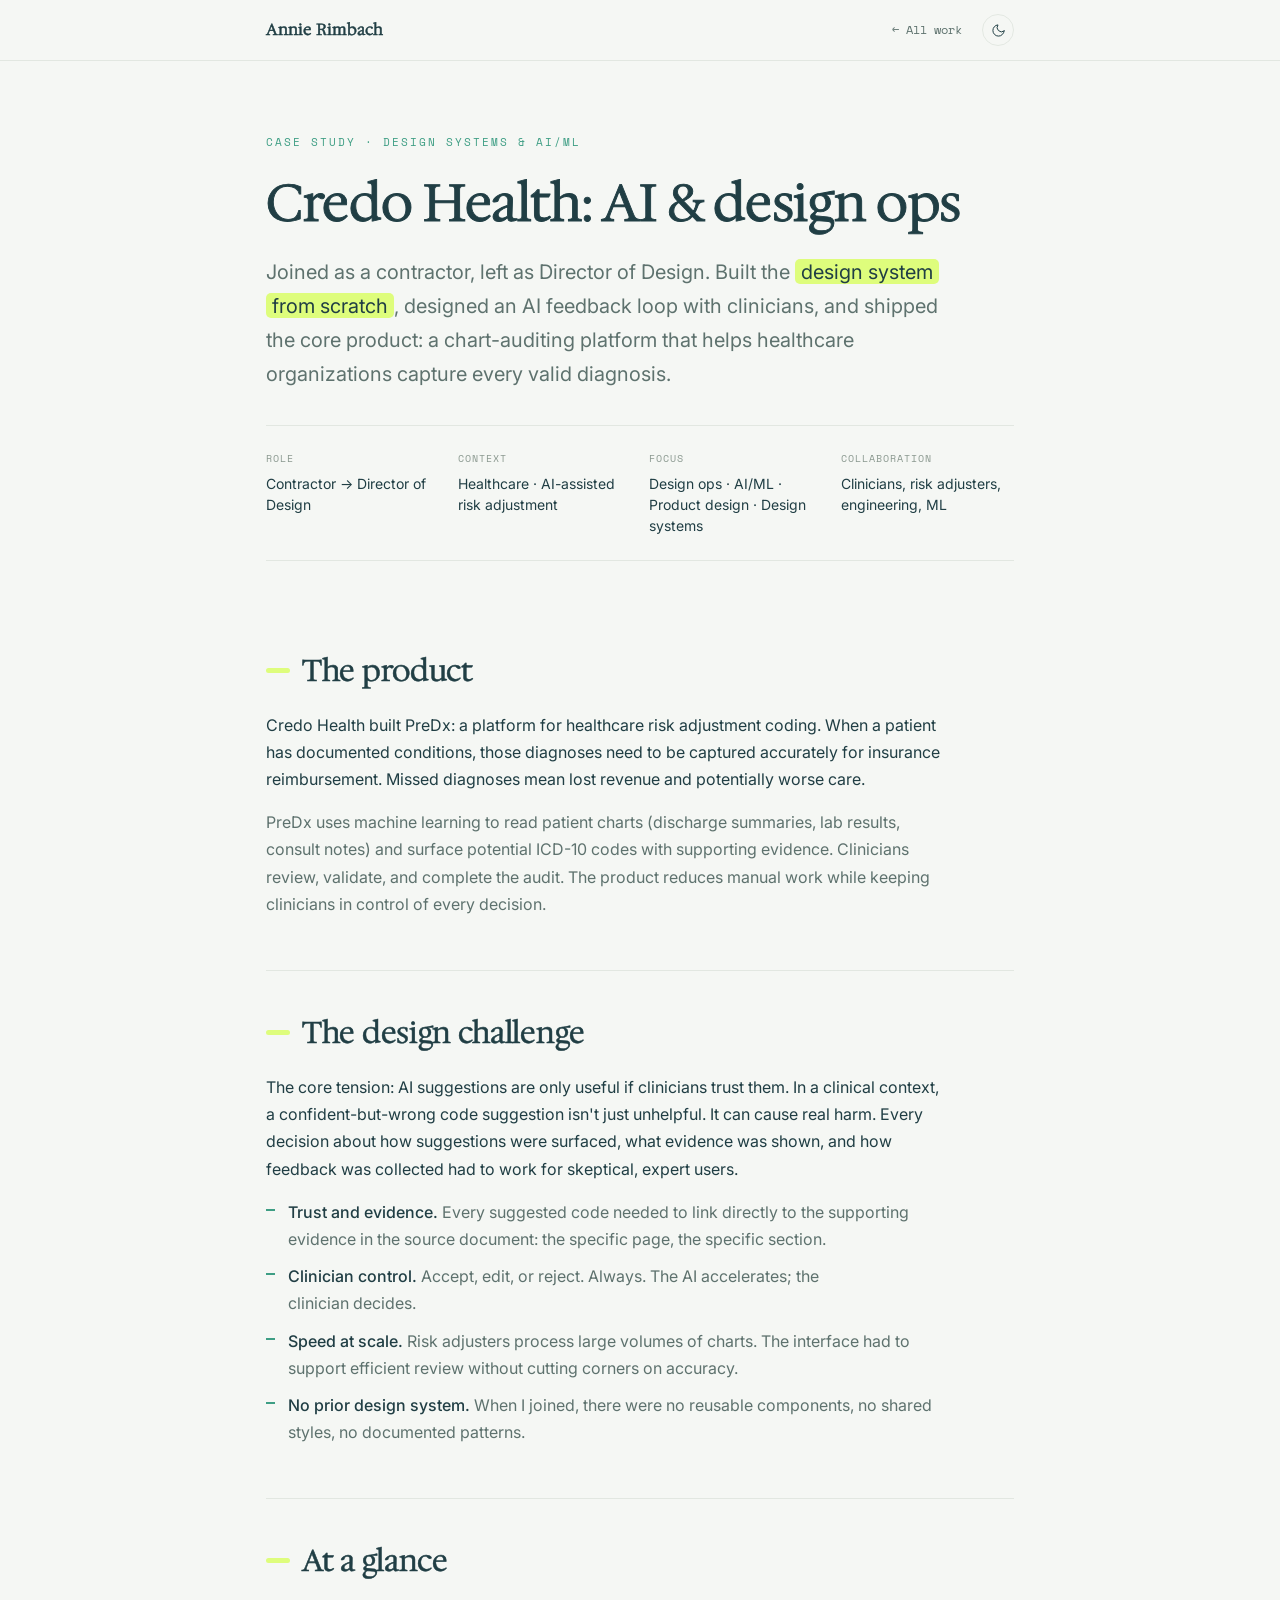
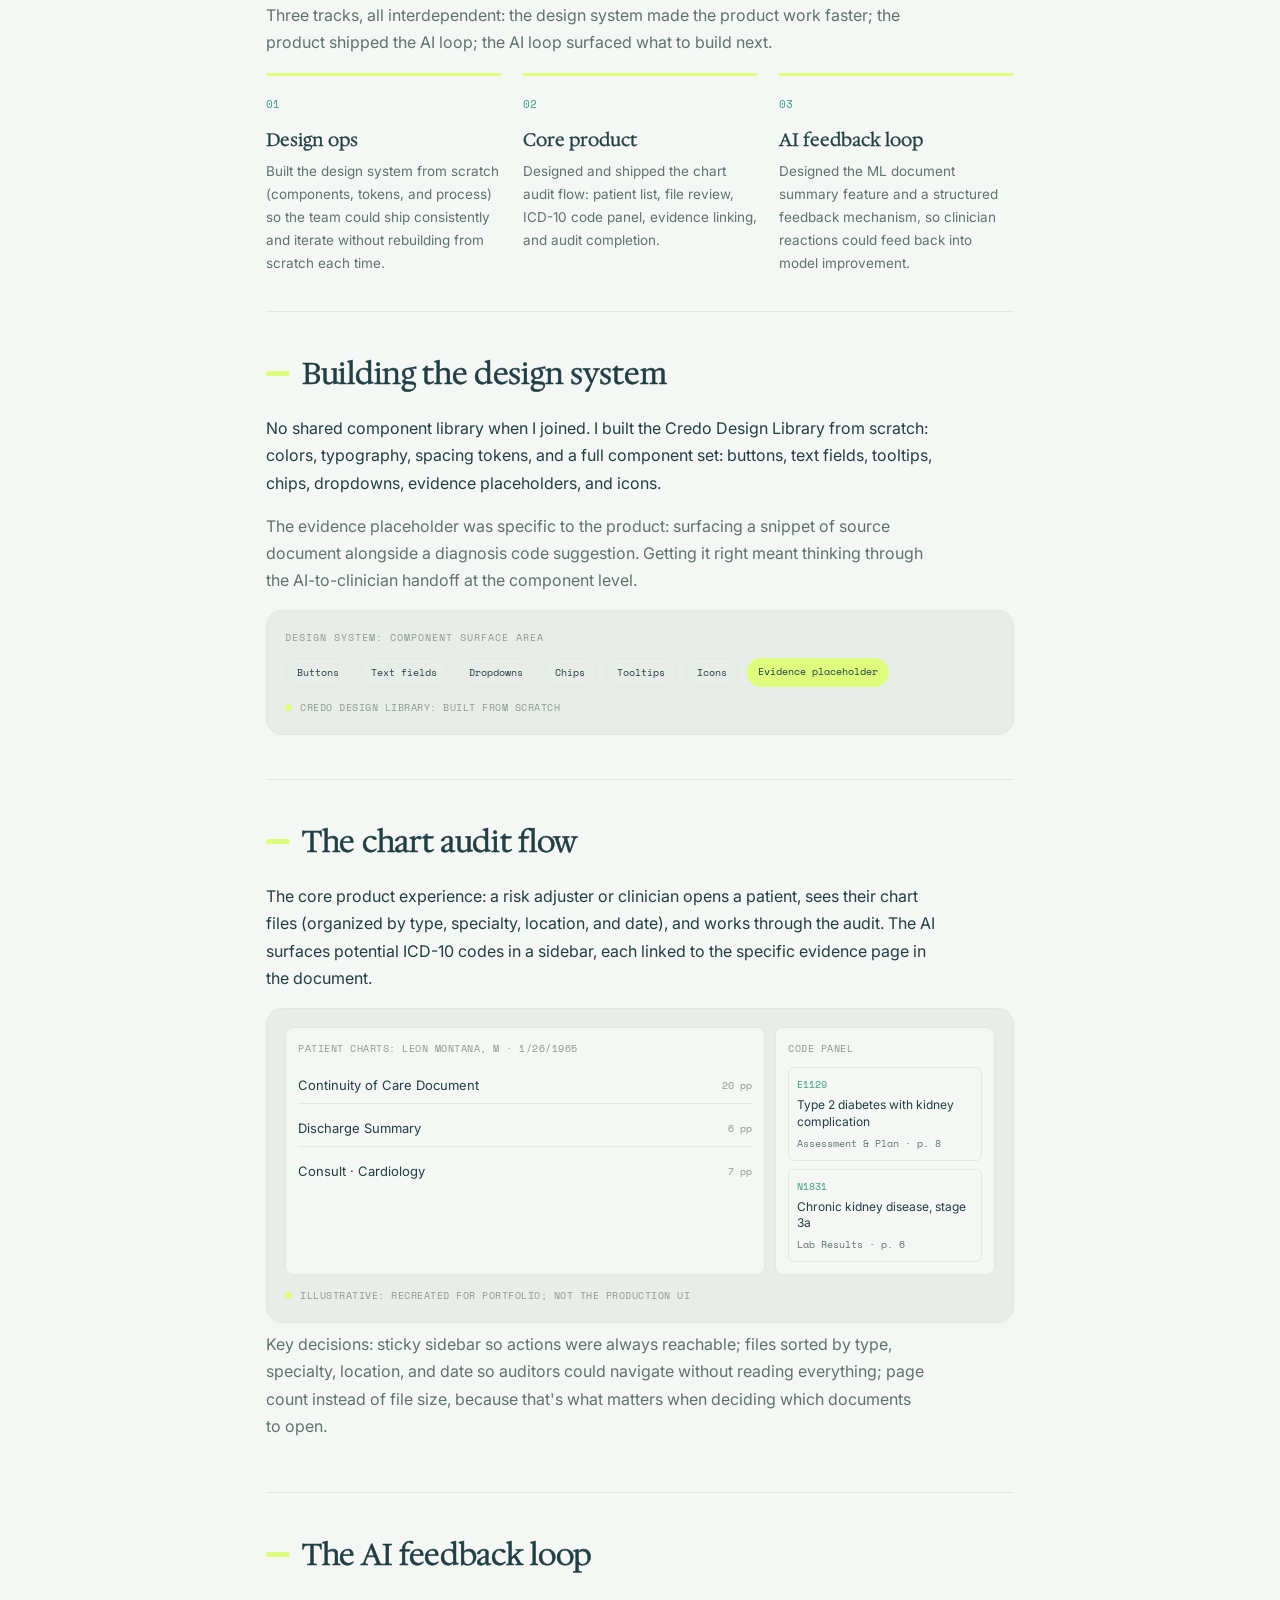
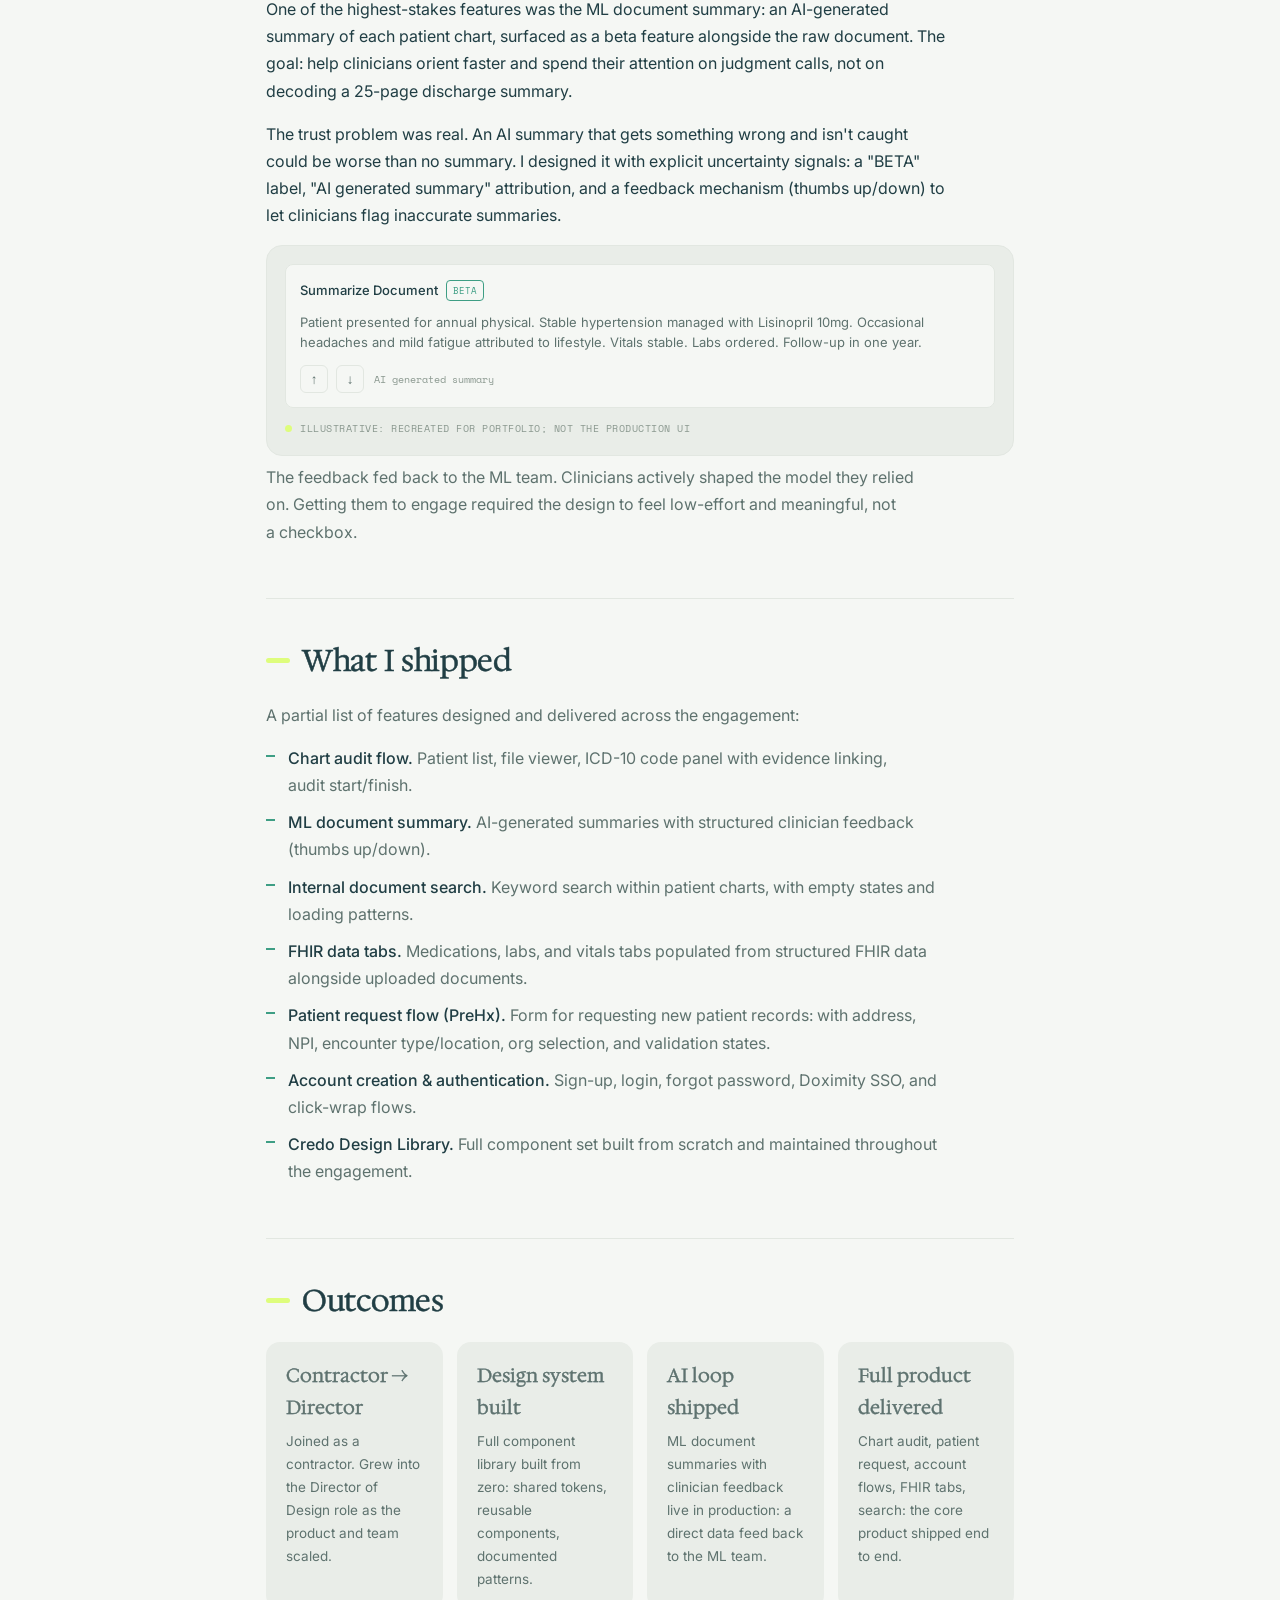
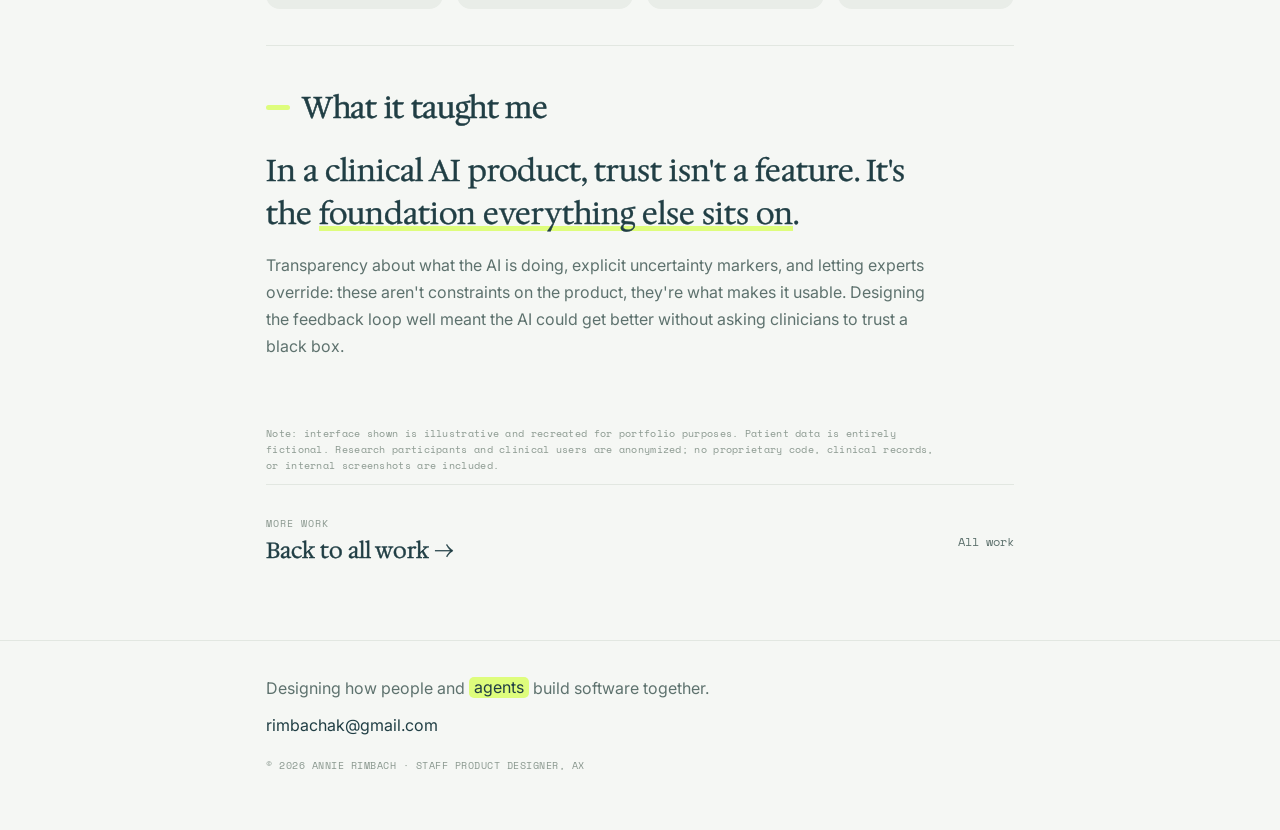
<file: credohealth.html>
<!DOCTYPE html>
<html lang="en" data-theme="light">
<head>
<meta charset="UTF-8">
<meta name="viewport" content="width=device-width, initial-scale=1.0">
<title>Credo Health: AI &amp; Design Ops · Annie Rimbach</title>
<meta name="description" content="Case study: building Credo Health's design system from scratch, designing an AI feedback loop with clinicians, and growing from contractor to Director of Design.">
<meta name="theme-color" content="#15302A">
<link rel="preconnect" href="https://fonts.googleapis.com">
<link rel="preconnect" href="https://fonts.gstatic.com" crossorigin>
<link href="https://fonts.googleapis.com/css2?family=Hedvig+Letters+Serif&family=Inter:wght@400;500;600&family=Space+Mono:wght@400;700&display=swap" rel="stylesheet">
<link href="case.css" rel="stylesheet">
</head>
<body>

<header>
  <nav>
    <a class="brand" href="index.html">Annie Rimbach</a>
    <div class="navright">
      <a class="back" href="index.html#more">← All work</a>
      <button class="toggle" id="themeToggle" aria-label="Toggle dark mode"><svg viewBox="0 0 24 24" fill="none" stroke="currentColor" stroke-width="1.6" stroke-linecap="round" stroke-linejoin="round"><path d="M21 12.79A9 9 0 1 1 11.21 3 7 7 0 0 0 21 12.79z"/></svg></button>
    </div>
  </nav>
</header>

<main class="wrap">
  <div class="chero">
    <span class="kicker">Case study · Design systems &amp; AI/ML</span>
    <h1>Credo Health: AI &amp; design ops</h1>
    <p class="summary">Joined as a contractor, left as Director of Design. Built the <span class="hl">design system from scratch</span>, designed an AI feedback loop with clinicians, and shipped the core product: a chart-auditing platform that helps healthcare organizations capture every valid diagnosis.</p>
    <div class="metabar">
      <div><div class="k">Role</div><div class="v">Contractor → Director of Design</div></div>
      <div><div class="k">Context</div><div class="v">Healthcare · AI-assisted risk adjustment</div></div>
      <div><div class="k">Focus</div><div class="v">Design ops · AI/ML · Product design · Design systems</div></div>
      <div><div class="k">Collaboration</div><div class="v">Clinicians, risk adjusters, engineering, ML</div></div>
    </div>
  </div>

  <div class="cbody">

    <div class="block">
      <div class="shead"><span class="tick"></span><h2>The product</h2></div>
      <p>Credo Health built PreDx: a platform for healthcare risk adjustment coding. When a patient has documented conditions, those diagnoses need to be captured accurately for insurance reimbursement. Missed diagnoses mean lost revenue and potentially worse care.</p>
      <p class="mut">PreDx uses machine learning to read patient charts (discharge summaries, lab results, consult notes) and surface potential ICD-10 codes with supporting evidence. Clinicians review, validate, and complete the audit. The product reduces manual work while keeping clinicians in control of every decision.</p>
    </div>

    <div class="block">
      <div class="shead"><span class="tick"></span><h2>The design challenge</h2></div>
      <p>The core tension: AI suggestions are only useful if clinicians trust them. In a clinical context, a confident-but-wrong code suggestion isn't just unhelpful. It can cause real harm. Every decision about how suggestions were surfaced, what evidence was shown, and how feedback was collected had to work for skeptical, expert users.</p>
      <ul>
        <li><b>Trust and evidence.</b> Every suggested code needed to link directly to the supporting evidence in the source document: the specific page, the specific section.</li>
        <li><b>Clinician control.</b> Accept, edit, or reject. Always. The AI accelerates; the clinician decides.</li>
        <li><b>Speed at scale.</b> Risk adjusters process large volumes of charts. The interface had to support efficient review without cutting corners on accuracy.</li>
        <li><b>No prior design system.</b> When I joined, there were no reusable components, no shared styles, no documented patterns.</li>
      </ul>
    </div>

    <div class="block">
      <div class="shead"><span class="tick"></span><h2>At a glance</h2></div>
      <p class="mut">Three tracks, all interdependent: the design system made the product work faster; the product shipped the AI loop; the AI loop surfaced what to build next.</p>
      <div class="steps">
        <div class="step s1"><div class="bar"></div><span class="sn">01</span><h3>Design ops</h3><p>Built the design system from scratch (components, tokens, and process) so the team could ship consistently and iterate without rebuilding from scratch each time.</p></div>
        <div class="step s2"><div class="bar"></div><span class="sn">02</span><h3>Core product</h3><p>Designed and shipped the chart audit flow: patient list, file review, ICD-10 code panel, evidence linking, and audit completion.</p></div>
        <div class="step s3"><div class="bar"></div><span class="sn">03</span><h3>AI feedback loop</h3><p>Designed the ML document summary feature and a structured feedback mechanism, so clinician reactions could feed back into model improvement.</p></div>
      </div>
    </div>

    <div class="block">
      <div class="shead"><span class="tick"></span><h2>Building the design system</h2></div>
      <p>No shared component library when I joined. I built the Credo Design Library from scratch: colors, typography, spacing tokens, and a full component set: buttons, text fields, tooltips, chips, dropdowns, evidence placeholders, and icons.</p>
      <p class="mut">The evidence placeholder was specific to the product: surfacing a snippet of source document alongside a diagnosis code suggestion. Getting it right meant thinking through the AI-to-clinician handoff at the component level.</p>
      <div class="illus">
        <div style="font-family:'Space Mono',monospace;font-size:10px;color:var(--muted2);text-transform:uppercase;letter-spacing:1px;margin-bottom:12px">Design system: component surface area</div>
        <div style="display:flex;flex-wrap:wrap;gap:8px">
          <span style="font-family:'Space Mono',monospace;font-size:10px;border:0.5px solid var(--line);border-radius:20px;padding:5px 11px;color:var(--ink)">Buttons</span>
          <span style="font-family:'Space Mono',monospace;font-size:10px;border:0.5px solid var(--line);border-radius:20px;padding:5px 11px;color:var(--ink)">Text fields</span>
          <span style="font-family:'Space Mono',monospace;font-size:10px;border:0.5px solid var(--line);border-radius:20px;padding:5px 11px;color:var(--ink)">Dropdowns</span>
          <span style="font-family:'Space Mono',monospace;font-size:10px;border:0.5px solid var(--line);border-radius:20px;padding:5px 11px;color:var(--ink)">Chips</span>
          <span style="font-family:'Space Mono',monospace;font-size:10px;border:0.5px solid var(--line);border-radius:20px;padding:5px 11px;color:var(--ink)">Tooltips</span>
          <span style="font-family:'Space Mono',monospace;font-size:10px;border:0.5px solid var(--line);border-radius:20px;padding:5px 11px;color:var(--ink)">Icons</span>
          <span style="font-family:'Space Mono',monospace;font-size:10px;background:var(--lime);color:#203E44;border-radius:20px;padding:5px 11px">Evidence placeholder</span>
        </div>
        <div class="cap">Credo Design Library: built from scratch</div>
      </div>
    </div>

    <div class="block">
      <div class="shead"><span class="tick"></span><h2>The chart audit flow</h2></div>
      <p>The core product experience: a risk adjuster or clinician opens a patient, sees their chart files (organized by type, specialty, location, and date), and works through the audit. The AI surfaces potential ICD-10 codes in a sidebar, each linked to the specific evidence page in the document.</p>
      <div class="illus">
        <div style="display:grid;grid-template-columns:1fr 220px;gap:10px;font-size:13px">
          <div style="background:var(--bg);border:0.5px solid var(--line);border-radius:8px;padding:12px">
            <div style="font-family:'Space Mono',monospace;font-size:10px;color:var(--muted2);text-transform:uppercase;letter-spacing:0.5px;margin-bottom:10px">Patient charts: Leon Montana, M · 1/26/1965</div>
            <div style="display:flex;flex-direction:column;gap:6px">
              <div style="display:flex;justify-content:space-between;align-items:center;padding:7px 0;border-bottom:0.5px solid var(--line)">
                <span style="color:var(--ink)">Continuity of Care Document</span>
                <span style="font-family:'Space Mono',monospace;font-size:10px;color:var(--muted2)">20 pp</span>
              </div>
              <div style="display:flex;justify-content:space-between;align-items:center;padding:7px 0;border-bottom:0.5px solid var(--line)">
                <span style="color:var(--ink)">Discharge Summary</span>
                <span style="font-family:'Space Mono',monospace;font-size:10px;color:var(--muted2)">6 pp</span>
              </div>
              <div style="display:flex;justify-content:space-between;align-items:center;padding:7px 0">
                <span style="color:var(--ink)">Consult · Cardiology</span>
                <span style="font-family:'Space Mono',monospace;font-size:10px;color:var(--muted2)">7 pp</span>
              </div>
            </div>
          </div>
          <div style="background:var(--bg);border:0.5px solid var(--line);border-radius:8px;padding:12px">
            <div style="font-family:'Space Mono',monospace;font-size:10px;color:var(--muted2);text-transform:uppercase;letter-spacing:0.5px;margin-bottom:10px">Code panel</div>
            <div style="display:flex;flex-direction:column;gap:8px">
              <div style="border:0.5px solid var(--line);border-radius:6px;padding:8px">
                <div style="font-family:'Space Mono',monospace;font-size:10px;color:var(--node);margin-bottom:4px">E1129</div>
                <div style="font-size:12px;color:var(--ink);line-height:1.4">Type 2 diabetes with kidney complication</div>
                <div style="font-family:'Space Mono',monospace;font-size:10px;color:var(--muted);margin-top:4px">Assessment &amp; Plan · p. 8</div>
              </div>
              <div style="border:0.5px solid var(--line);border-radius:6px;padding:8px">
                <div style="font-family:'Space Mono',monospace;font-size:10px;color:var(--node);margin-bottom:4px">N1831</div>
                <div style="font-size:12px;color:var(--ink);line-height:1.4">Chronic kidney disease, stage 3a</div>
                <div style="font-family:'Space Mono',monospace;font-size:10px;color:var(--muted);margin-top:4px">Lab Results · p. 6</div>
              </div>
            </div>
          </div>
        </div>
        <div class="cap">Illustrative: recreated for portfolio; not the production UI</div>
      </div>
      <p class="mut">Key decisions: sticky sidebar so actions were always reachable; files sorted by type, specialty, location, and date so auditors could navigate without reading everything; page count instead of file size, because that's what matters when deciding which documents to open.</p>
    </div>

    <div class="block">
      <div class="shead"><span class="tick"></span><h2>The AI feedback loop</h2></div>
      <p>One of the highest-stakes features was the ML document summary: an AI-generated summary of each patient chart, surfaced as a beta feature alongside the raw document. The goal: help clinicians orient faster and spend their attention on judgment calls, not on decoding a 25-page discharge summary.</p>
      <p>The trust problem was real. An AI summary that gets something wrong and isn't caught could be worse than no summary. I designed it with explicit uncertainty signals: a "BETA" label, "AI generated summary" attribution, and a feedback mechanism (thumbs up/down) to let clinicians flag inaccurate summaries.</p>
      <div class="illus">
        <div style="background:var(--bg);border:0.5px solid var(--line);border-radius:8px;padding:14px;margin-bottom:2px">
          <div style="display:flex;align-items:center;gap:8px;margin-bottom:10px">
            <div style="font-size:13px;font-weight:500;color:var(--ink)">Summarize Document</div>
            <span style="font-family:'Space Mono',monospace;font-size:9px;color:var(--node);border:0.5px solid var(--node);border-radius:4px;padding:2px 6px">BETA</span>
          </div>
          <p style="font-size:13px;color:var(--muted);margin:0 0 12px;line-height:1.6">Patient presented for annual physical. Stable hypertension managed with Lisinopril 10mg. Occasional headaches and mild fatigue attributed to lifestyle. Vitals stable. Labs ordered. Follow-up in one year.</p>
          <div style="display:flex;align-items:center;gap:10px">
            <div style="display:flex;gap:8px">
              <button style="display:inline-flex;align-items:center;justify-content:center;width:28px;height:28px;border:0.5px solid var(--line);border-radius:6px;background:transparent;cursor:pointer;color:var(--muted)">↑</button>
              <button style="display:inline-flex;align-items:center;justify-content:center;width:28px;height:28px;border:0.5px solid var(--line);border-radius:6px;background:transparent;cursor:pointer;color:var(--muted)">↓</button>
            </div>
            <span style="font-family:'Space Mono',monospace;font-size:10px;color:var(--muted2)">AI generated summary</span>
          </div>
        </div>
        <div class="cap">Illustrative: recreated for portfolio; not the production UI</div>
      </div>
      <p class="mut">The feedback fed back to the ML team. Clinicians actively shaped the model they relied on. Getting them to engage required the design to feel low-effort and meaningful, not a checkbox.</p>
    </div>

    <div class="block">
      <div class="shead"><span class="tick"></span><h2>What I shipped</h2></div>
      <p class="mut">A partial list of features designed and delivered across the engagement:</p>
      <ul>
        <li><b>Chart audit flow.</b> Patient list, file viewer, ICD-10 code panel with evidence linking, audit start/finish.</li>
        <li><b>ML document summary.</b> AI-generated summaries with structured clinician feedback (thumbs up/down).</li>
        <li><b>Internal document search.</b> Keyword search within patient charts, with empty states and loading patterns.</li>
        <li><b>FHIR data tabs.</b> Medications, labs, and vitals tabs populated from structured FHIR data alongside uploaded documents.</li>
        <li><b>Patient request flow (PreHx).</b> Form for requesting new patient records: with address, NPI, encounter type/location, org selection, and validation states.</li>
        <li><b>Account creation &amp; authentication.</b> Sign-up, login, forgot password, Doximity SSO, and click-wrap flows.</li>
        <li><b>Credo Design Library.</b> Full component set built from scratch and maintained throughout the engagement.</li>
      </ul>
    </div>

    <div class="block">
      <div class="shead"><span class="tick"></span><h2>Outcomes</h2></div>
      <div class="outcomes">
        <div class="oc"><p class="ot">Contractor → Director</p><p>Joined as a contractor. Grew into the Director of Design role as the product and team scaled.</p></div>
        <div class="oc"><p class="ot">Design system built</p><p>Full component library built from zero: shared tokens, reusable components, documented patterns.</p></div>
        <div class="oc"><p class="ot">AI loop shipped</p><p>ML document summaries with clinician feedback live in production: a direct data feed back to the ML team.</p></div>
        <div class="oc"><p class="ot">Full product delivered</p><p>Chart audit, patient request, account flows, FHIR tabs, search: the core product shipped end to end.</p></div>
      </div>
    </div>

    <div class="block">
      <div class="shead"><span class="tick"></span><h2>What it taught me</h2></div>
      <p class="pull">In a clinical AI product, trust isn't a feature. It's the <span class="uline">foundation everything else sits on</span>.</p>
      <p class="mut">Transparency about what the AI is doing, explicit uncertainty markers, and letting experts override: these aren't constraints on the product, they're what makes it usable. Designing the feedback loop well meant the AI could get better without asking clinicians to trust a black box.</p>
    </div>

    <p class="safe-note">Note: interface shown is illustrative and recreated for portfolio purposes. Patient data is entirely fictional. Research participants and clinical users are anonymized; no proprietary code, clinical records, or internal screenshots are included.</p>

    <div class="nextnav">
      <div><div class="lbl">More work</div><a href="index.html#more"><span class="t">Back to all work →</span></a></div>
      <a class="back" href="index.html#more">All work</a>
    </div>
  </div>
</main>

<footer>
  <div class="wrap">
    <div>Designing how people and <span class="hl">agents</span> build software together.</div>
    <div style="margin-top:10px"><a href="mailto:rimbachak@gmail.com">rimbachak@gmail.com</a></div>
    <div class="fmeta">© 2026 Annie Rimbach · Staff product designer, AX</div>
  </div>
</footer>

<script src="case.js"></script>
</body>
</html>
</file>
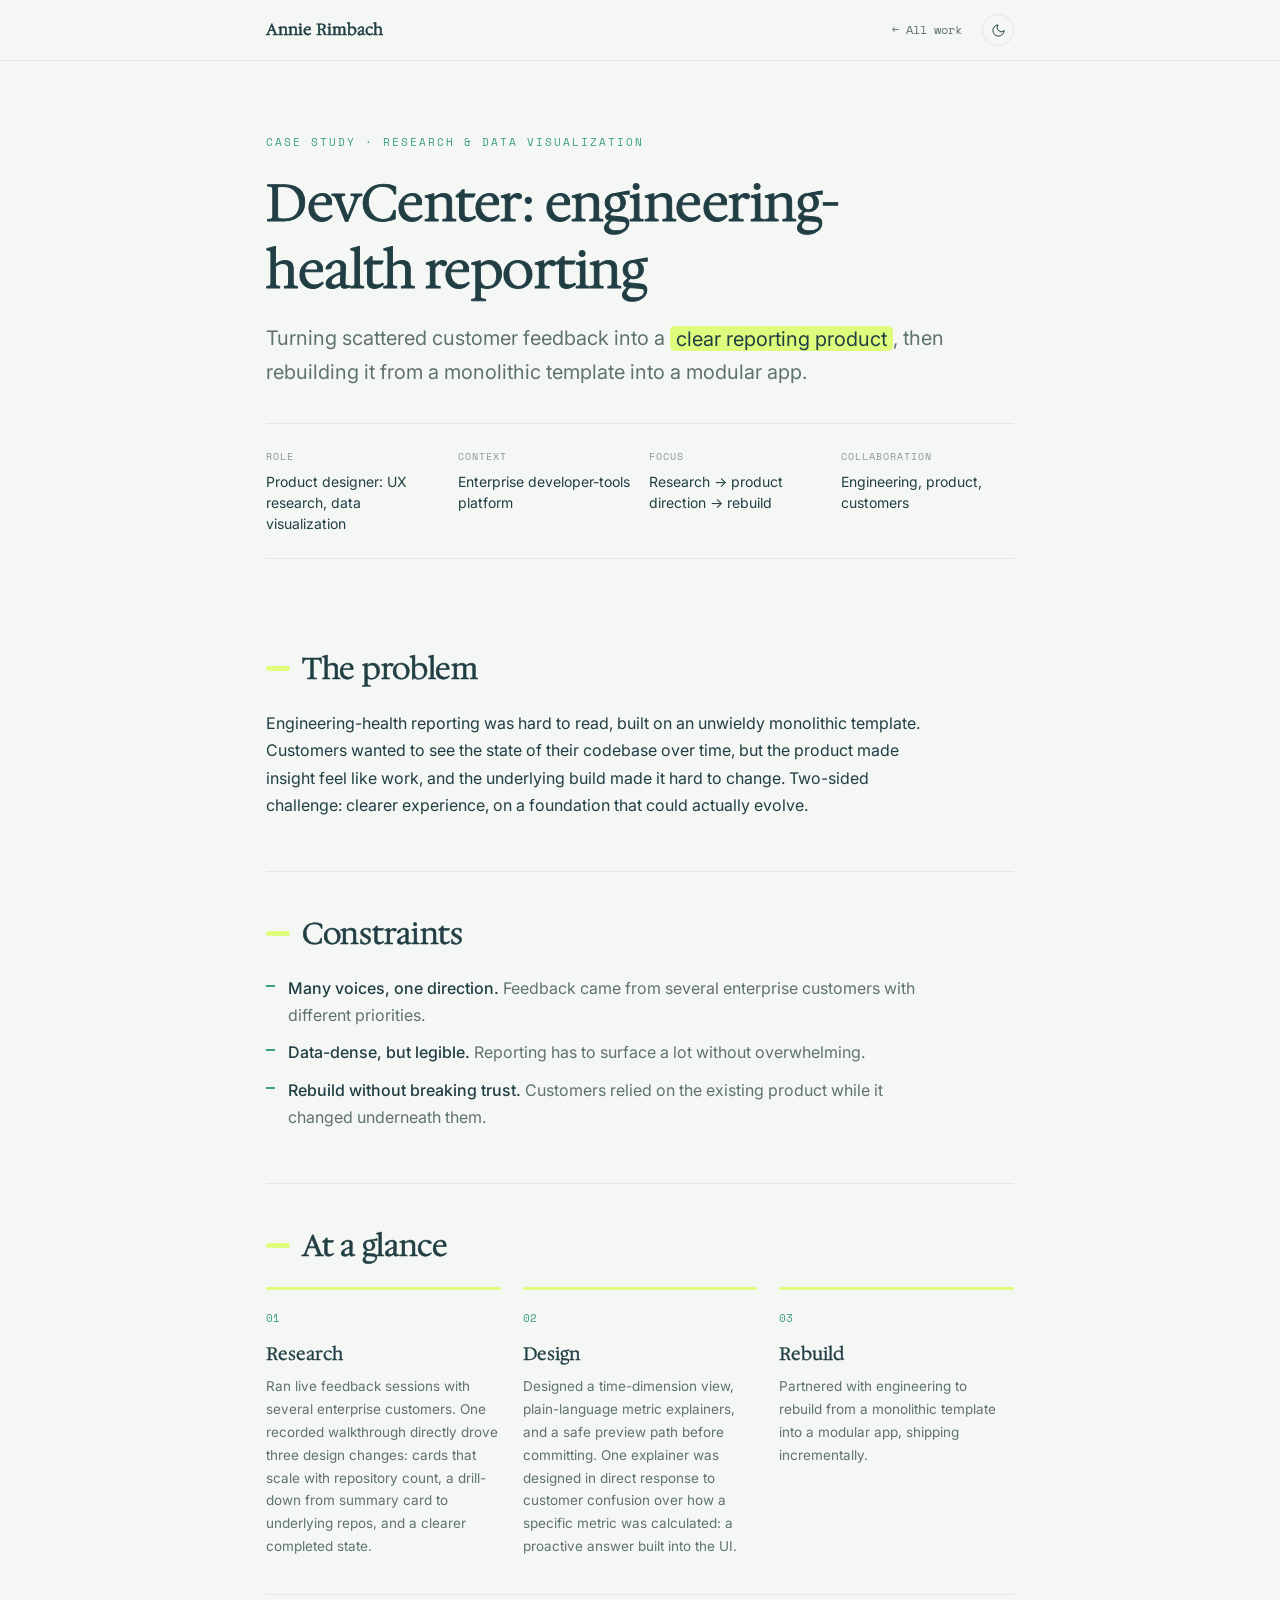
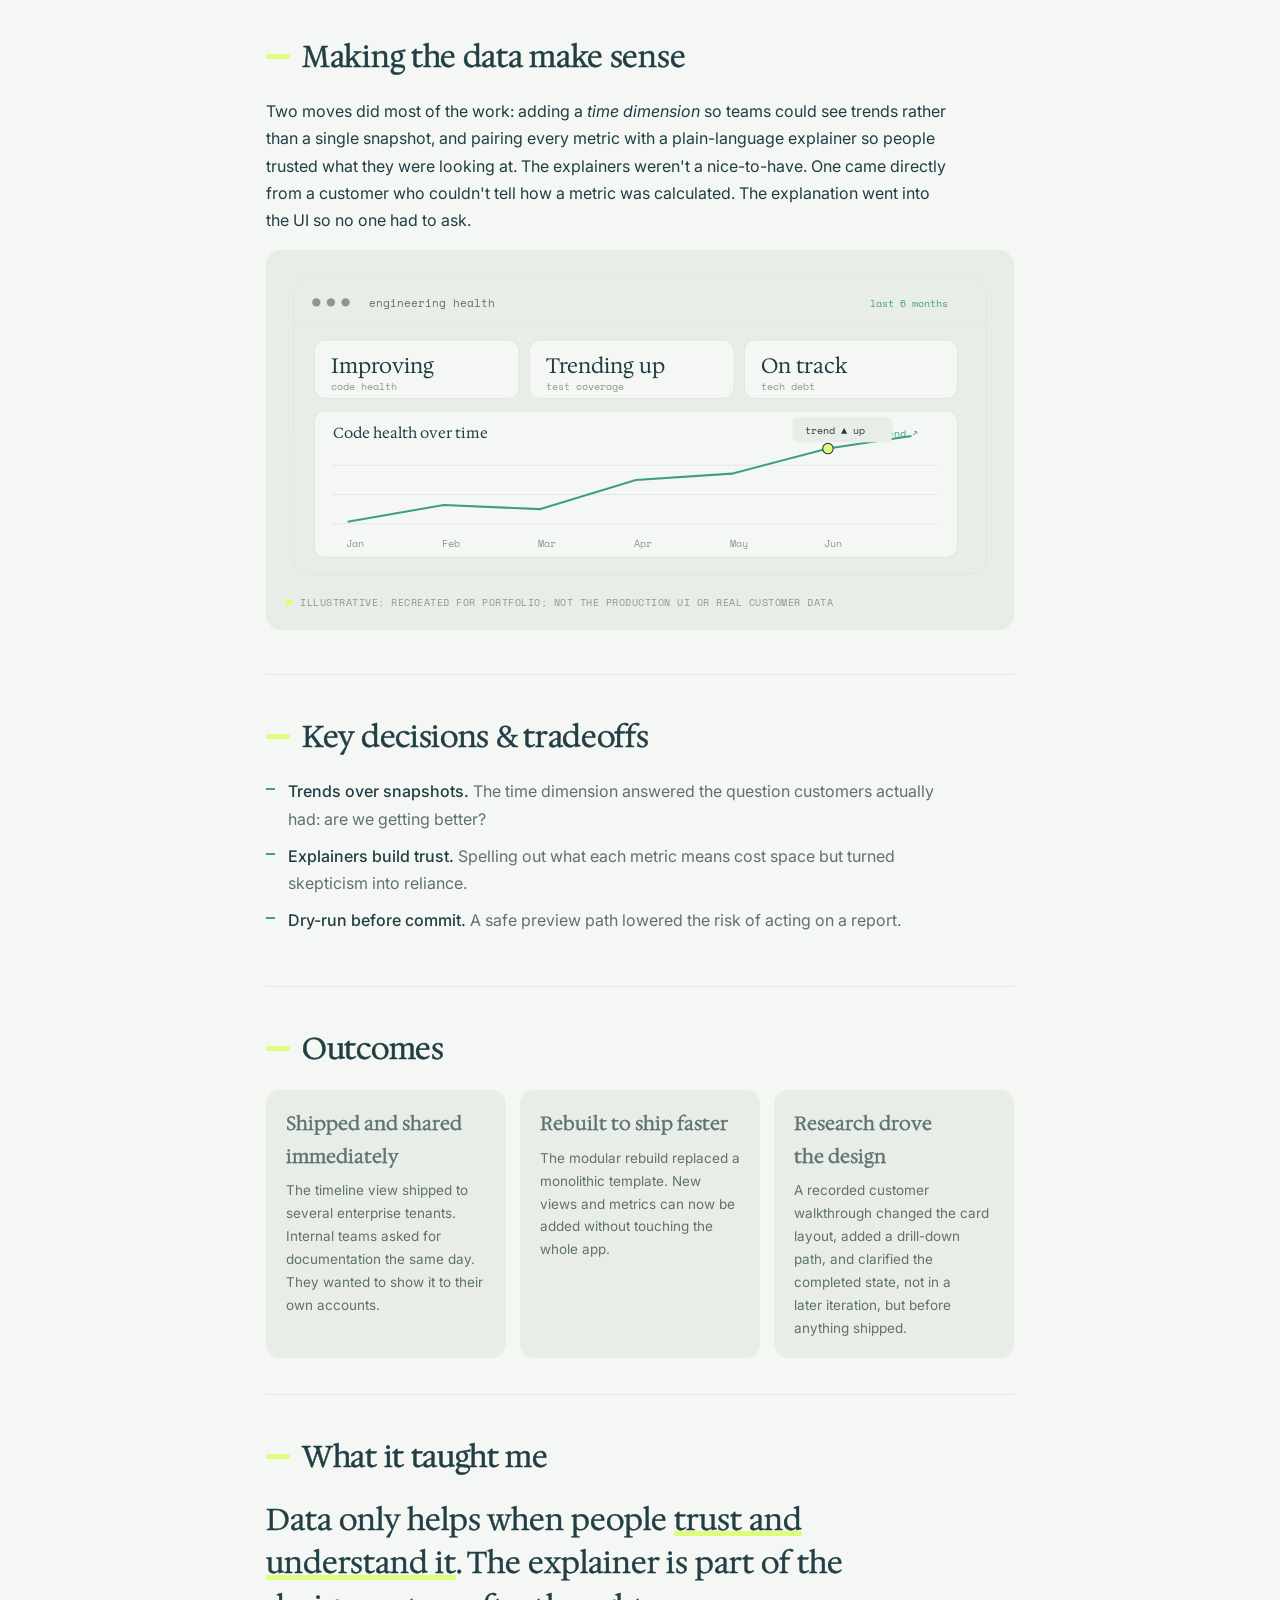
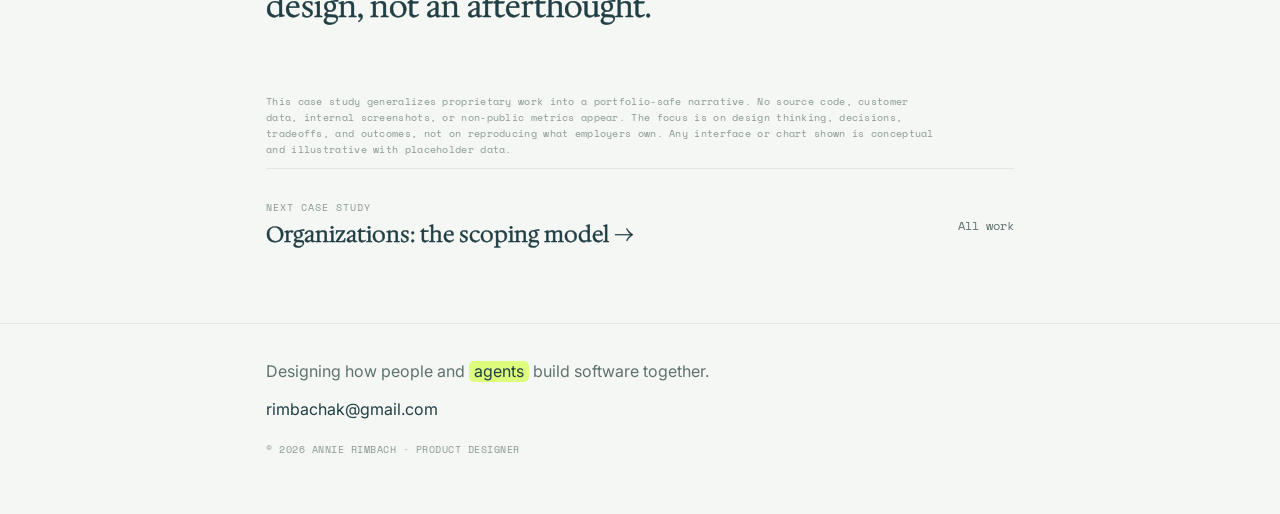
<file: devcenter.html>
<!DOCTYPE html>
<html lang="en" data-theme="light">
<head>
<meta charset="UTF-8">
<meta name="viewport" content="width=device-width, initial-scale=1.0">
<title>DevCenter: Engineering-health reporting · Annie Rimbach</title>
<meta name="description" content="Case study: turning scattered customer feedback into a clear engineering-health reporting product, and rebuilding it into a modular app.">
<meta name="theme-color" content="#203E44">
<link rel="preconnect" href="https://fonts.googleapis.com">
<link rel="preconnect" href="https://fonts.gstatic.com" crossorigin>
<link href="https://fonts.googleapis.com/css2?family=Hedvig+Letters+Serif&family=Inter:wght@400;500;600&family=Space+Mono:wght@400;700&display=swap" rel="stylesheet">
<link href="case.css" rel="stylesheet">
</head>
<body>

<header>
  <nav>
    <a class="brand" href="index.html">Annie Rimbach</a>
    <div class="navright">
      <a class="back" href="index.html#work">← All work</a>
      <button class="toggle" id="themeToggle" aria-label="Toggle dark mode"><svg viewBox="0 0 24 24" fill="none" stroke="currentColor" stroke-width="1.6" stroke-linecap="round" stroke-linejoin="round"><path d="M21 12.79A9 9 0 1 1 11.21 3 7 7 0 0 0 21 12.79z"/></svg></button>
    </div>
  </nav>
</header>

<main class="wrap">
  <div class="chero">
    <span class="kicker">Case study · Research &amp; data visualization</span>
    <h1>DevCenter: engineering-health reporting</h1>
    <p class="summary">Turning scattered customer feedback into a <span class="hl">clear reporting product</span>, then rebuilding it from a monolithic template into a modular app.</p>
    <div class="metabar">
      <div><div class="k">Role</div><div class="v">Product designer: UX research, data visualization</div></div>
      <div><div class="k">Context</div><div class="v">Enterprise developer-tools platform</div></div>
      <div><div class="k">Focus</div><div class="v">Research → product direction → rebuild</div></div>
      <div><div class="k">Collaboration</div><div class="v">Engineering, product, customers</div></div>
    </div>
  </div>

  <div class="cbody">
    <div class="block">
      <div class="shead"><span class="tick"></span><h2>The problem</h2></div>
      <p>Engineering-health reporting was hard to read, built on an unwieldy monolithic template. Customers wanted to see the state of their codebase over time, but the product made insight feel like work, and the underlying build made it hard to change. Two-sided challenge: clearer experience, on a foundation that could actually evolve.</p>
    </div>

    <div class="block">
      <div class="shead"><span class="tick"></span><h2>Constraints</h2></div>
      <ul>
        <li><b>Many voices, one direction.</b> Feedback came from several enterprise customers with different priorities.</li>
        <li><b>Data-dense, but legible.</b> Reporting has to surface a lot without overwhelming.</li>
        <li><b>Rebuild without breaking trust.</b> Customers relied on the existing product while it changed underneath them.</li>
      </ul>
    </div>

    <div class="block">
      <div class="shead"><span class="tick"></span><h2>At a glance</h2></div>
      <div class="steps">
        <div class="step s1"><div class="bar"></div><span class="sn">01</span><h3>Research</h3><p>Ran live feedback sessions with several enterprise customers. One recorded walkthrough directly drove three design changes: cards that scale with repository count, a drill-down from summary card to underlying repos, and a clearer completed state.</p></div>
        <div class="step s2"><div class="bar"></div><span class="sn">02</span><h3>Design</h3><p>Designed a time-dimension view, plain-language metric explainers, and a safe preview path before committing. One explainer was designed in direct response to customer confusion over how a specific metric was calculated: a proactive answer built into the UI.</p></div>
        <div class="step s3"><div class="bar"></div><span class="sn">03</span><h3>Rebuild</h3><p>Partnered with engineering to rebuild from a monolithic template into a modular app, shipping incrementally.</p></div>
      </div>
    </div>

    <div class="block">
      <div class="shead"><span class="tick"></span><h2>Making the data make sense</h2></div>
      <p>Two moves did most of the work: adding a <em>time dimension</em> so teams could see trends rather than a single snapshot, and pairing every metric with a plain-language explainer so people trusted what they were looking at. The explainers weren't a nice-to-have. One came directly from a customer who couldn't tell how a metric was calculated. The explanation went into the UI so no one had to ask.</p>
      <div class="illus">
        <svg class="ill" viewBox="0 0 680 300" role="img" aria-label="Illustrative engineering-health dashboard with a trend chart and qualitative status tiles, placeholder data">
          <rect class="win" x="8" y="8" width="664" height="284" rx="16"/>
          <circle class="mut2" cx="30" cy="32" r="4"/><circle class="mut2" cx="44" cy="32" r="4"/><circle class="mut2" cx="58" cy="32" r="4"/>
          <text class="mono mut" x="80" y="36">engineering health</text>
          <text class="mono nodef s10" x="560" y="36">last 6 months</text>
          <line class="ln" x1="8" y1="52" x2="672" y2="52"/>
          <rect class="bg" x="28" y="68" width="196" height="56" rx="10"/>
          <text class="h ink" x="44" y="100" style="font-size:20px">Improving</text>
          <text class="mono mut2 s10" x="44" y="116">code health</text>
          <rect class="bg" x="234" y="68" width="196" height="56" rx="10"/>
          <text class="h ink" x="250" y="100" style="font-size:20px">Trending up</text>
          <text class="mono mut2 s10" x="250" y="116">test coverage</text>
          <rect class="bg" x="440" y="68" width="204" height="56" rx="10"/>
          <text class="h ink" x="456" y="100" style="font-size:20px">On track</text>
          <text class="mono mut2 s10" x="456" y="116">tech debt</text>
          <rect class="bg" x="28" y="136" width="616" height="140" rx="10"/>
          <text class="h ink s14" x="46" y="162">Code health over time</text>
          <text class="mono nodef s10" x="566" y="161">trend ↗</text>
          <line class="ln" x1="46" y1="188" x2="624" y2="188"/>
          <line class="ln" x1="46" y1="216" x2="624" y2="216"/>
          <line class="ln" x1="46" y1="244" x2="624" y2="244"/>
          <polyline class="nodes" points="60,242 152,226 244,230 336,202 428,196 520,172 600,160"/>
          <circle class="limef" cx="520" cy="172" r="5" style="stroke:var(--ink);stroke-width:1"/>
          <rect class="surf" x="486" y="142" width="96" height="24" rx="6"/>
          <text class="mono ink s10" x="498" y="158">trend ▲ up</text>
          <text class="mono mut2 s10" x="58" y="266">Jan</text><text class="mono mut2 s10" x="150" y="266">Feb</text><text class="mono mut2 s10" x="242" y="266">Mar</text><text class="mono mut2 s10" x="334" y="266">Apr</text><text class="mono mut2 s10" x="426" y="266">May</text><text class="mono mut2 s10" x="516" y="266">Jun</text>
        </svg>
        <div class="cap">Illustrative: recreated for portfolio; not the production UI or real customer data</div>
      </div>
    </div>

    <div class="block">
      <div class="shead"><span class="tick"></span><h2>Key decisions &amp; tradeoffs</h2></div>
      <ul>
        <li><b>Trends over snapshots.</b> The time dimension answered the question customers actually had: are we getting better?</li>
        <li><b>Explainers build trust.</b> Spelling out what each metric means cost space but turned skepticism into reliance.</li>
        <li><b>Dry-run before commit.</b> A safe preview path lowered the risk of acting on a report.</li>
      </ul>
    </div>

    <div class="block">
      <div class="shead"><span class="tick"></span><h2>Outcomes</h2></div>
      <div class="outcomes">
        <div class="oc"><p class="ot">Shipped and shared immediately</p><p>The timeline view shipped to several enterprise tenants. Internal teams asked for documentation the same day. They wanted to show it to their own accounts.</p></div>
        <div class="oc"><p class="ot">Rebuilt to ship faster</p><p>The modular rebuild replaced a monolithic template. New views and metrics can now be added without touching the whole app.</p></div>
        <div class="oc"><p class="ot">Research drove the design</p><p>A recorded customer walkthrough changed the card layout, added a drill-down path, and clarified the completed state, not in a later iteration, but before anything shipped.</p></div>
      </div>
    </div>

    <div class="block">
      <div class="shead"><span class="tick"></span><h2>What it taught me</h2></div>
      <p class="pull">Data only helps when people <span class="uline">trust and understand it</span>. The explainer is part of the design, not an afterthought.</p>
    </div>

    <p class="safe-note">This case study generalizes proprietary work into a portfolio-safe narrative. No source code, customer data, internal screenshots, or non-public metrics appear. The focus is on design thinking, decisions, tradeoffs, and outcomes, not on reproducing what employers own. Any interface or chart shown is conceptual and illustrative with placeholder data.</p>

    <div class="nextnav">
      <div><div class="lbl">Next case study</div><a href="organizations.html"><span class="t">Organizations: the scoping model →</span></a></div>
      <a class="back" href="index.html#work">All work</a>
    </div>
  </div>
</main>

<footer>
  <div class="wrap">
    <div>Designing how people and <span class="hl">agents</span> build software together.</div>
    <div style="margin-top:10px"><a href="mailto:rimbachak@gmail.com">rimbachak@gmail.com</a></div>
    <div class="fmeta">© 2026 Annie Rimbach · Product designer</div>
  </div>
</footer>

<script src="case.js"></script>
</body>
</html>
</file>
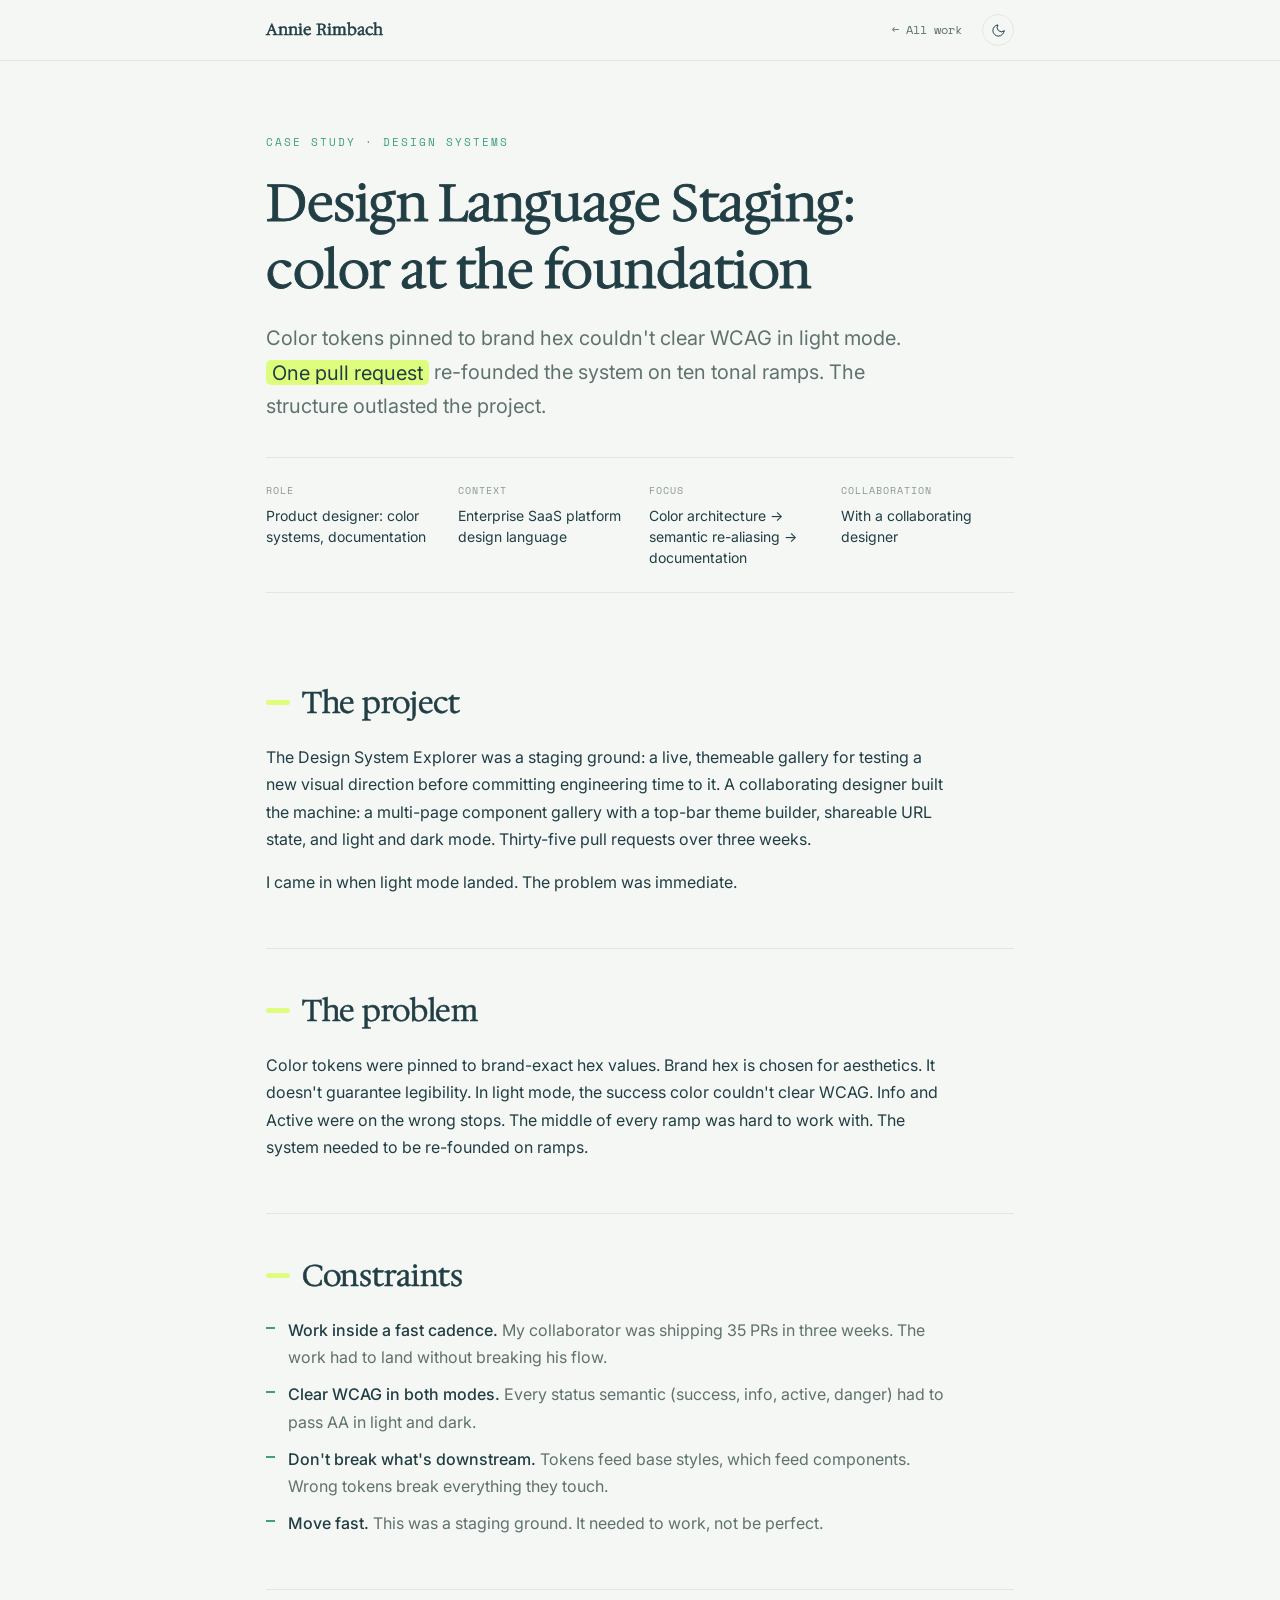
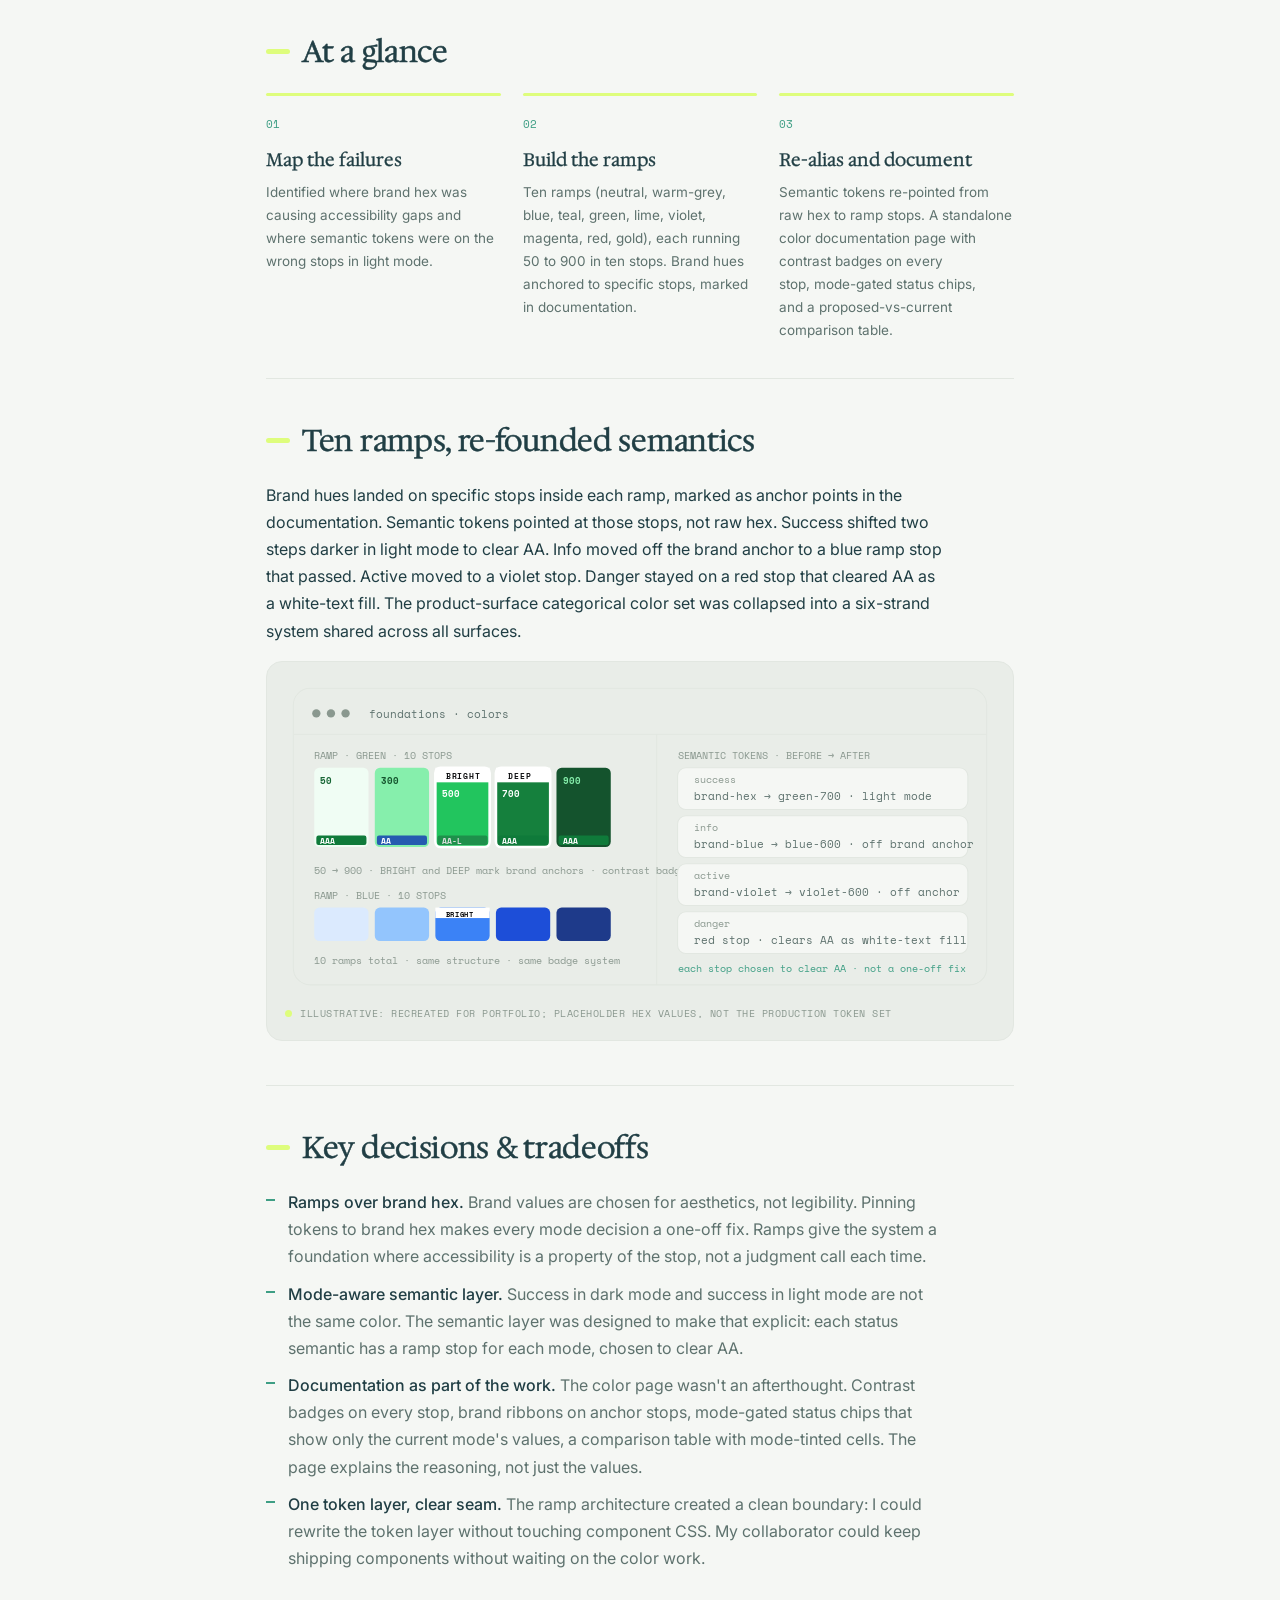
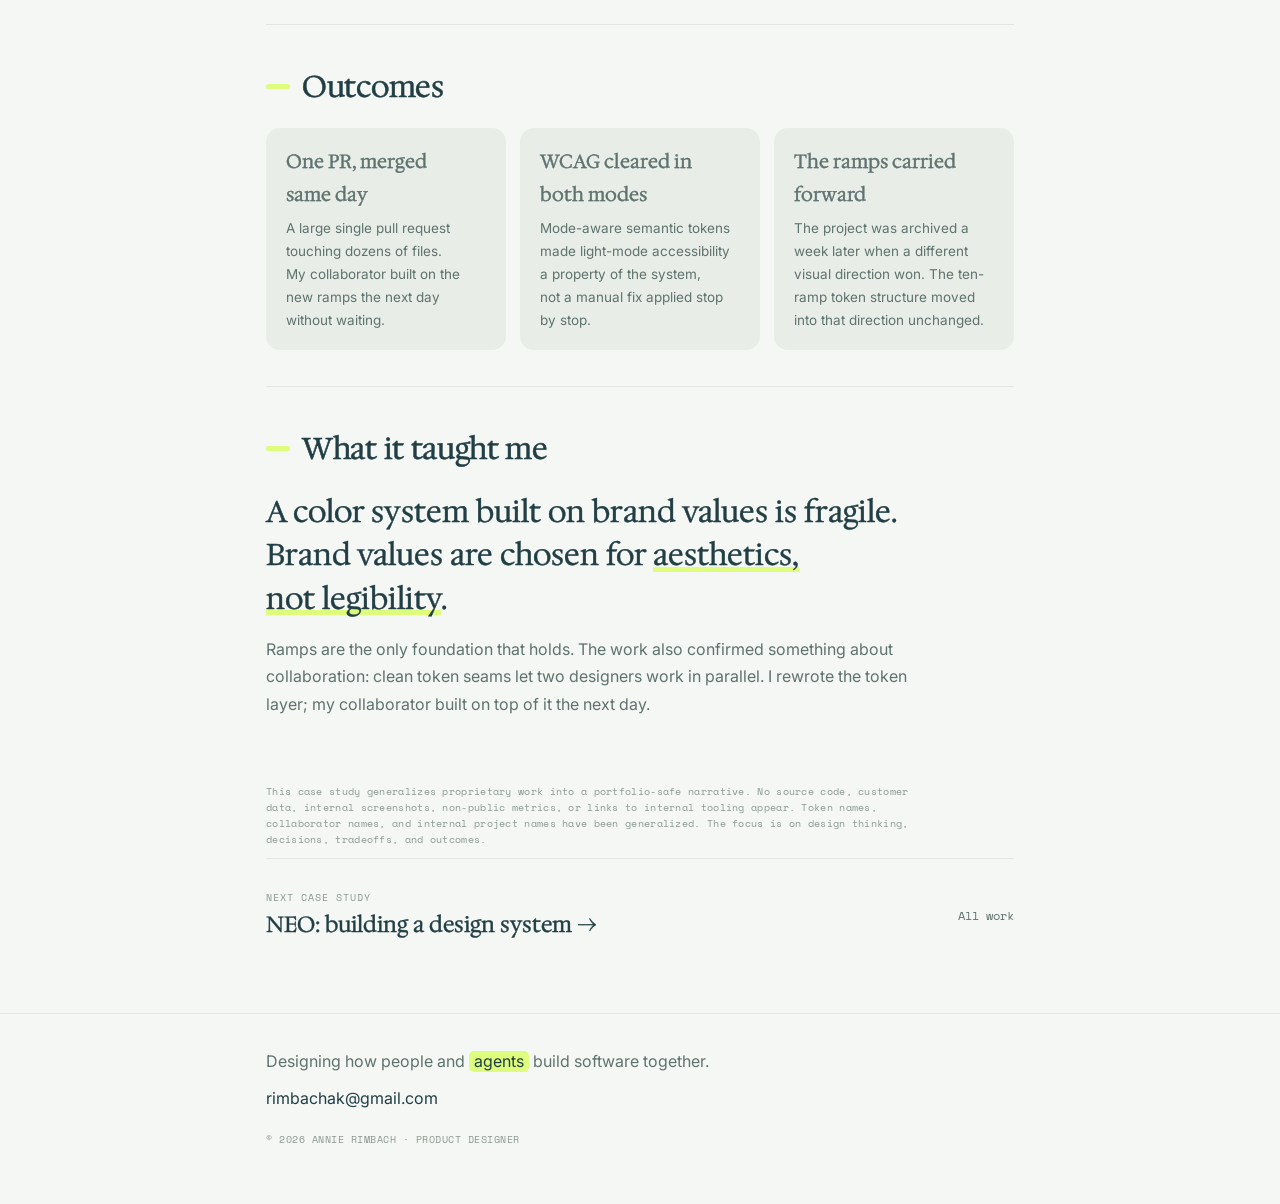
<file: dsx.html>
<!DOCTYPE html>
<html lang="en" data-theme="light">
<head>
<meta charset="UTF-8">
<meta name="viewport" content="width=device-width, initial-scale=1.0">
<title>Design Language Staging: Color at the foundation · Annie Rimbach</title>
<meta name="description" content="Case study: re-founding an enterprise design language's color tokens on ten tonal ramps when brand-exact hex values failed at accessibility.">
<meta name="theme-color" content="#203E44">
<link rel="preconnect" href="https://fonts.googleapis.com">
<link rel="preconnect" href="https://fonts.gstatic.com" crossorigin>
<link href="https://fonts.googleapis.com/css2?family=Hedvig+Letters+Serif&family=Inter:wght@400;500;600&family=Space+Mono:wght@400;700&display=swap" rel="stylesheet">
<link href="case.css" rel="stylesheet">
</head>
<body>

<header>
  <nav>
    <a class="brand" href="index.html">Annie Rimbach</a>
    <div class="navright">
      <a class="back" href="index.html#work">← All work</a>
      <button class="toggle" id="themeToggle" aria-label="Toggle dark mode"><svg viewBox="0 0 24 24" fill="none" stroke="currentColor" stroke-width="1.6" stroke-linecap="round" stroke-linejoin="round"><path d="M21 12.79A9 9 0 1 1 11.21 3 7 7 0 0 0 21 12.79z"/></svg></button>
    </div>
  </nav>
</header>

<main class="wrap">
  <div class="chero">
    <span class="kicker">Case study · Design systems</span>
    <h1>Design Language Staging: color at the foundation</h1>
    <p class="summary">Color tokens pinned to brand hex couldn't clear WCAG in light mode. <span class="hl">One pull request</span> re-founded the system on ten tonal ramps. The structure outlasted the project.</p>
    <div class="metabar">
      <div><div class="k">Role</div><div class="v">Product designer: color systems, documentation</div></div>
      <div><div class="k">Context</div><div class="v">Enterprise SaaS platform design language</div></div>
      <div><div class="k">Focus</div><div class="v">Color architecture → semantic re-aliasing → documentation</div></div>
      <div><div class="k">Collaboration</div><div class="v">With a collaborating designer</div></div>
    </div>
  </div>

  <div class="cbody">
    <div class="block">
      <div class="shead"><span class="tick"></span><h2>The project</h2></div>
      <p>The Design System Explorer was a staging ground: a live, themeable gallery for testing a new visual direction before committing engineering time to it. A collaborating designer built the machine: a multi-page component gallery with a top-bar theme builder, shareable URL state, and light and dark mode. Thirty-five pull requests over three weeks.</p>
      <p>I came in when light mode landed. The problem was immediate.</p>
    </div>

    <div class="block">
      <div class="shead"><span class="tick"></span><h2>The problem</h2></div>
      <p>Color tokens were pinned to brand-exact hex values. Brand hex is chosen for aesthetics. It doesn't guarantee legibility. In light mode, the success color couldn't clear WCAG. Info and Active were on the wrong stops. The middle of every ramp was hard to work with. The system needed to be re-founded on ramps.</p>
    </div>

    <div class="block">
      <div class="shead"><span class="tick"></span><h2>Constraints</h2></div>
      <ul>
        <li><b>Work inside a fast cadence.</b> My collaborator was shipping 35 PRs in three weeks. The work had to land without breaking his flow.</li>
        <li><b>Clear WCAG in both modes.</b> Every status semantic (success, info, active, danger) had to pass AA in light and dark.</li>
        <li><b>Don't break what's downstream.</b> Tokens feed base styles, which feed components. Wrong tokens break everything they touch.</li>
        <li><b>Move fast.</b> This was a staging ground. It needed to work, not be perfect.</li>
      </ul>
    </div>

    <div class="block">
      <div class="shead"><span class="tick"></span><h2>At a glance</h2></div>
      <div class="steps">
        <div class="step s1"><div class="bar"></div><span class="sn">01</span><h3>Map the failures</h3><p>Identified where brand hex was causing accessibility gaps and where semantic tokens were on the wrong stops in light mode.</p></div>
        <div class="step s2"><div class="bar"></div><span class="sn">02</span><h3>Build the ramps</h3><p>Ten ramps (neutral, warm-grey, blue, teal, green, lime, violet, magenta, red, gold), each running 50 to 900 in ten stops. Brand hues anchored to specific stops, marked in documentation.</p></div>
        <div class="step s3"><div class="bar"></div><span class="sn">03</span><h3>Re-alias and document</h3><p>Semantic tokens re-pointed from raw hex to ramp stops. A standalone color documentation page with contrast badges on every stop, mode-gated status chips, and a proposed-vs-current comparison table.</p></div>
      </div>
    </div>

    <div class="block">
      <div class="shead"><span class="tick"></span><h2>Ten ramps, re-founded semantics</h2></div>
      <p>Brand hues landed on specific stops inside each ramp, marked as anchor points in the documentation. Semantic tokens pointed at those stops, not raw hex. Success shifted two steps darker in light mode to clear AA. Info moved off the brand anchor to a blue ramp stop that passed. Active moved to a violet stop. Danger stayed on a red stop that cleared AA as a white-text fill. The product-surface categorical color set was collapsed into a six-strand system shared across all surfaces.</p>
      <div class="illus">
        <svg class="ill" viewBox="0 0 680 300" role="img" aria-label="Illustrative color ramp grid showing tonal stops with contrast badges and brand anchor markers, alongside a semantic token before-and-after table">
          <rect class="win" x="8" y="8" width="664" height="284" rx="16"/>
          <circle class="mut2" cx="30" cy="32" r="4"/><circle class="mut2" cx="44" cy="32" r="4"/><circle class="mut2" cx="58" cy="32" r="4"/>
          <text class="mono mut" x="80" y="36">foundations · colors</text>
          <line class="ln" x1="8" y1="52" x2="672" y2="52"/>
          <line class="ln" x1="356" y1="52" x2="356" y2="292"/>

          <!-- Left: color ramp swatches -->
          <text class="mono mut2 s10" x="28" y="76">RAMP · GREEN · 10 STOPS</text>
          <!-- Stop 50 -->
          <rect x="28" y="84" width="52" height="76" rx="5" fill="#f0fdf4"/>
          <text x="34" y="100" style="font-family:'Space Mono',monospace;font-size:9px;fill:#166534;font-weight:600">50</text>
          <rect x="30" y="149" width="48" height="9" rx="2" fill="#0f7a3a"/>
          <text x="34" y="157" style="font-family:'Space Mono',monospace;font-size:7.5px;fill:#fff;font-weight:700">AAA</text>
          <!-- Stop 300 -->
          <rect x="86" y="84" width="52" height="76" rx="5" fill="#86efac"/>
          <text x="92" y="100" style="font-family:'Space Mono',monospace;font-size:9px;fill:#14532d;font-weight:600">300</text>
          <rect x="88" y="149" width="48" height="9" rx="2" fill="#255bb0"/>
          <text x="92" y="157" style="font-family:'Space Mono',monospace;font-size:7.5px;fill:#fff;font-weight:700">AA</text>
          <!-- Stop 500: BRIGHT anchor -->
          <rect x="144" y="84" width="52" height="76" rx="5" fill="#22c55e" stroke="#fff" stroke-width="2.5"/>
          <rect x="144" y="84" width="52" height="14" rx="0" fill="#fff"/>
          <text x="154" y="95" style="font-family:'Space Mono',monospace;font-size:7.5px;fill:#0b0c0e;font-weight:800;letter-spacing:.1em">BRIGHT</text>
          <text x="150" y="112" style="font-family:'Space Mono',monospace;font-size:9px;fill:#fff;font-weight:600">500</text>
          <rect x="146" y="149" width="48" height="9" rx="2" fill="rgba(20,22,30,.3)"/>
          <text x="150" y="157" style="font-family:'Space Mono',monospace;font-size:7.5px;fill:#e0e0e0;font-weight:700">AA-L</text>
          <!-- Stop 700: DEEP anchor -->
          <rect x="202" y="84" width="52" height="76" rx="5" fill="#15803d" stroke="#fff" stroke-width="2.5"/>
          <rect x="202" y="84" width="52" height="14" rx="0" fill="#fff"/>
          <text x="214" y="95" style="font-family:'Space Mono',monospace;font-size:7.5px;fill:#0b0c0e;font-weight:800;letter-spacing:.1em">DEEP</text>
          <text x="208" y="112" style="font-family:'Space Mono',monospace;font-size:9px;fill:#fff;font-weight:600">700</text>
          <rect x="204" y="149" width="48" height="9" rx="2" fill="#0f7a3a"/>
          <text x="208" y="157" style="font-family:'Space Mono',monospace;font-size:7.5px;fill:#fff;font-weight:700">AAA</text>
          <!-- Stop 900 -->
          <rect x="260" y="84" width="52" height="76" rx="5" fill="#14532d"/>
          <text x="266" y="100" style="font-family:'Space Mono',monospace;font-size:9px;fill:#86efac;font-weight:600">900</text>
          <rect x="262" y="149" width="48" height="9" rx="2" fill="#0f7a3a"/>
          <text x="266" y="157" style="font-family:'Space Mono',monospace;font-size:7.5px;fill:#fff;font-weight:700">AAA</text>

          <text class="mono mut2 s10" x="28" y="186">50 → 900 · BRIGHT and DEEP mark brand anchors · contrast badge on every stop</text>

          <!-- Second ramp label -->
          <text class="mono mut2 s10" x="28" y="210">RAMP · BLUE · 10 STOPS</text>
          <rect x="28" y="218" width="52" height="32" rx="5" fill="#dbeafe"/>
          <rect x="86" y="218" width="52" height="32" rx="5" fill="#93c5fd"/>
          <rect x="144" y="218" width="52" height="32" rx="5" fill="#3b82f6"/>
          <rect x="144" y="218" width="52" height="10" rx="0" fill="#fff"/>
          <text x="154" y="227" style="font-family:'Space Mono',monospace;font-size:7px;fill:#0b0c0e;font-weight:800;letter-spacing:.08em">BRIGHT</text>
          <rect x="202" y="218" width="52" height="32" rx="5" fill="#1d4ed8"/>
          <rect x="260" y="218" width="52" height="32" rx="5" fill="#1e3a8a"/>

          <text class="mono mut2 s10" x="28" y="272">10 ramps total · same structure · same badge system</text>

          <!-- Right: semantic token before/after -->
          <text class="mono mut2 s10" x="376" y="76">SEMANTIC TOKENS · BEFORE → AFTER</text>

          <rect class="bg" x="376" y="84" width="278" height="40" rx="8"/>
          <text class="mono mut2 s10" x="392" y="99">success</text>
          <text class="mono mut" x="392" y="115">brand-hex → green-700 · light mode</text>

          <rect class="bg" x="376" y="130" width="278" height="40" rx="8"/>
          <text class="mono mut2 s10" x="392" y="145">info</text>
          <text class="mono mut" x="392" y="161">brand-blue → blue-600 · off brand anchor</text>

          <rect class="bg" x="376" y="176" width="278" height="40" rx="8"/>
          <text class="mono mut2 s10" x="392" y="191">active</text>
          <text class="mono mut" x="392" y="207">brand-violet → violet-600 · off anchor</text>

          <rect class="bg" x="376" y="222" width="278" height="40" rx="8"/>
          <text class="mono mut2 s10" x="392" y="237">danger</text>
          <text class="mono mut" x="392" y="253">red stop · clears AA as white-text fill</text>

          <text class="mono nodef s10" x="376" y="280">each stop chosen to clear AA · not a one-off fix</text>
        </svg>
        <div class="cap">Illustrative: recreated for portfolio; placeholder hex values, not the production token set</div>
      </div>
    </div>

    <div class="block">
      <div class="shead"><span class="tick"></span><h2>Key decisions &amp; tradeoffs</h2></div>
      <ul>
        <li><b>Ramps over brand hex.</b> Brand values are chosen for aesthetics, not legibility. Pinning tokens to brand hex makes every mode decision a one-off fix. Ramps give the system a foundation where accessibility is a property of the stop, not a judgment call each time.</li>
        <li><b>Mode-aware semantic layer.</b> Success in dark mode and success in light mode are not the same color. The semantic layer was designed to make that explicit: each status semantic has a ramp stop for each mode, chosen to clear AA.</li>
        <li><b>Documentation as part of the work.</b> The color page wasn't an afterthought. Contrast badges on every stop, brand ribbons on anchor stops, mode-gated status chips that show only the current mode's values, a comparison table with mode-tinted cells. The page explains the reasoning, not just the values.</li>
        <li><b>One token layer, clear seam.</b> The ramp architecture created a clean boundary: I could rewrite the token layer without touching component CSS. My collaborator could keep shipping components without waiting on the color work.</li>
      </ul>
    </div>

    <div class="block">
      <div class="shead"><span class="tick"></span><h2>Outcomes</h2></div>
      <div class="outcomes">
        <div class="oc"><p class="ot">One PR, merged same day</p><p>A large single pull request touching dozens of files. My collaborator built on the new ramps the next day without waiting.</p></div>
        <div class="oc"><p class="ot">WCAG cleared in both modes</p><p>Mode-aware semantic tokens made light-mode accessibility a property of the system, not a manual fix applied stop by stop.</p></div>
        <div class="oc"><p class="ot">The ramps carried forward</p><p>The project was archived a week later when a different visual direction won. The ten-ramp token structure moved into that direction unchanged.</p></div>
      </div>
    </div>

    <div class="block">
      <div class="shead"><span class="tick"></span><h2>What it taught me</h2></div>
      <p class="pull">A color system built on brand values is fragile. Brand values are chosen for <span class="uline">aesthetics, not legibility</span>.</p>
      <p class="mut">Ramps are the only foundation that holds. The work also confirmed something about collaboration: clean token seams let two designers work in parallel. I rewrote the token layer; my collaborator built on top of it the next day.</p>
    </div>

    <p class="safe-note">This case study generalizes proprietary work into a portfolio-safe narrative. No source code, customer data, internal screenshots, non-public metrics, or links to internal tooling appear. Token names, collaborator names, and internal project names have been generalized. The focus is on design thinking, decisions, tradeoffs, and outcomes.</p>

    <div class="nextnav">
      <div><div class="lbl">Next case study</div><a href="neo.html"><span class="t">NEO: building a design system →</span></a></div>
      <a class="back" href="index.html#work">All work</a>
    </div>
  </div>
</main>

<footer>
  <div class="wrap">
    <div>Designing how people and <span class="hl">agents</span> build software together.</div>
    <div style="margin-top:10px"><a href="mailto:rimbachak@gmail.com">rimbachak@gmail.com</a></div>
    <div class="fmeta">© 2026 Annie Rimbach · Product designer</div>
  </div>
</footer>

<script src="case.js"></script>
</body>
</html>
</file>
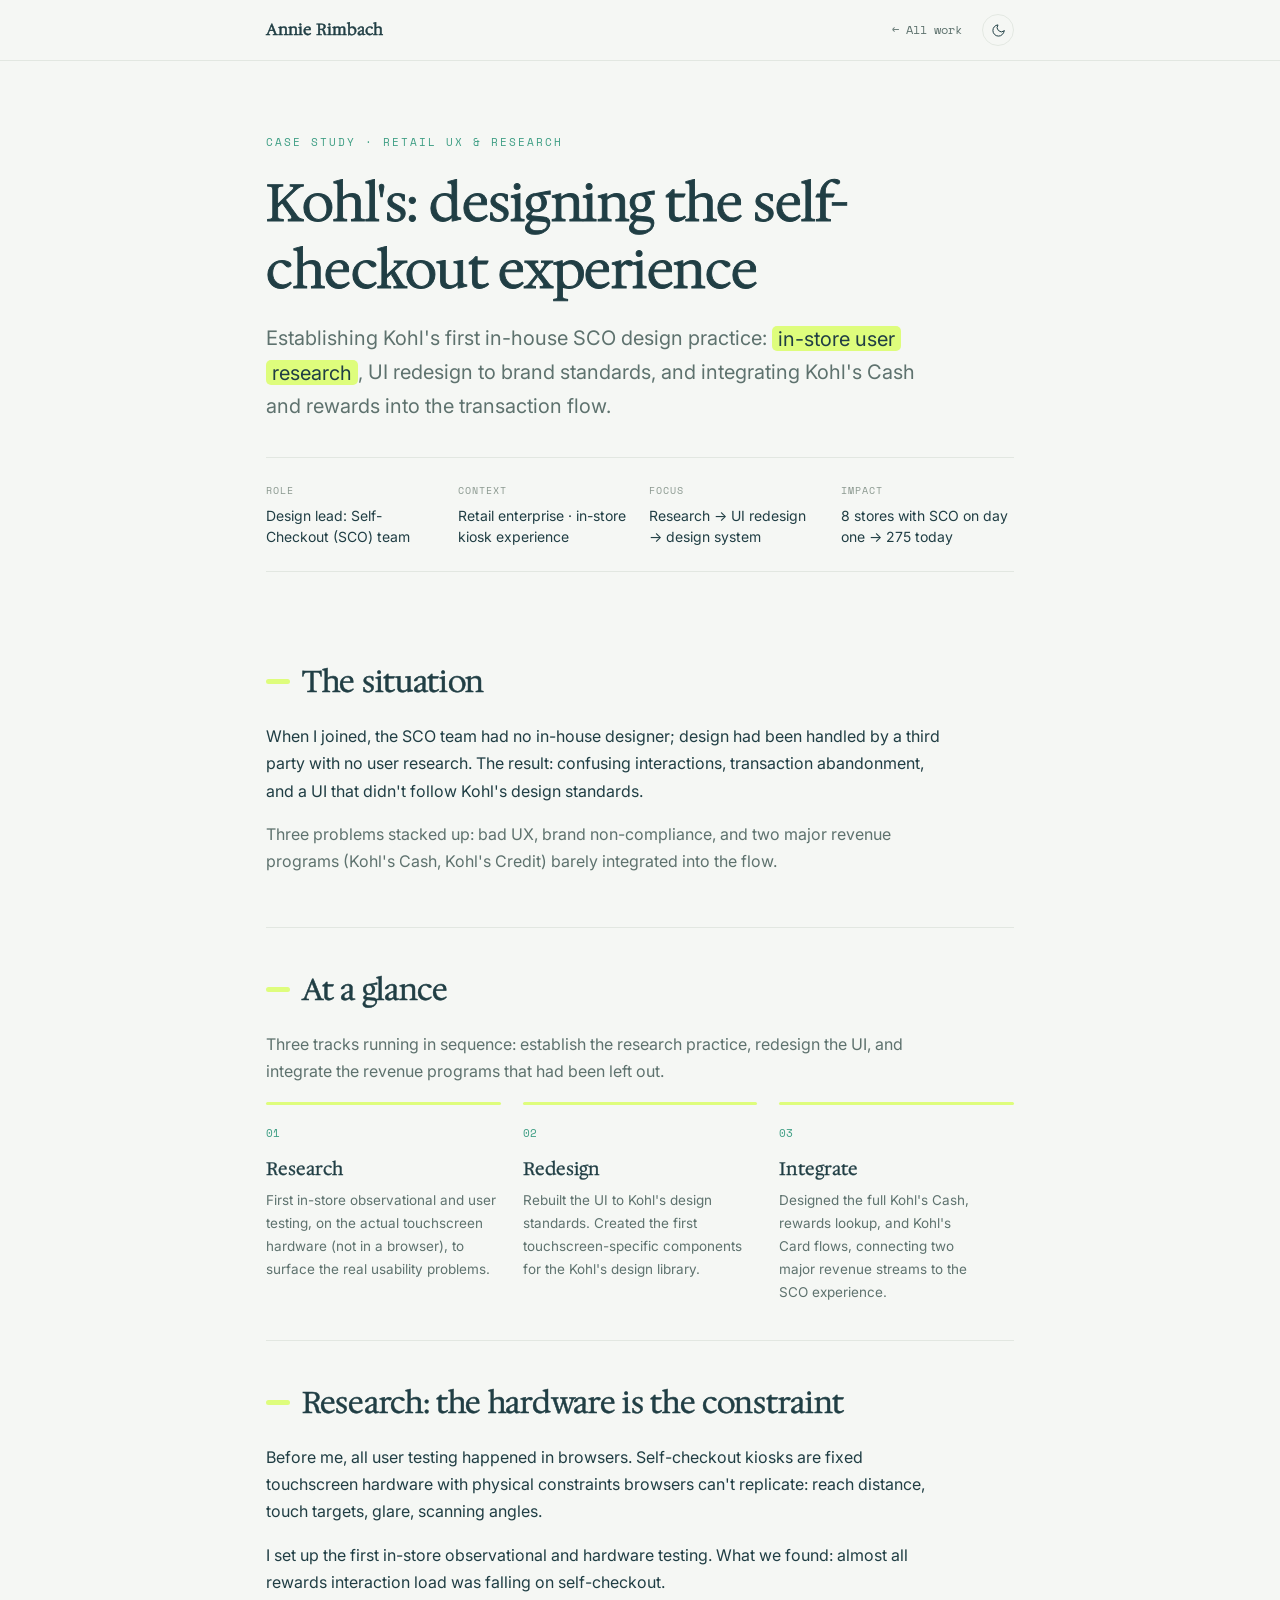
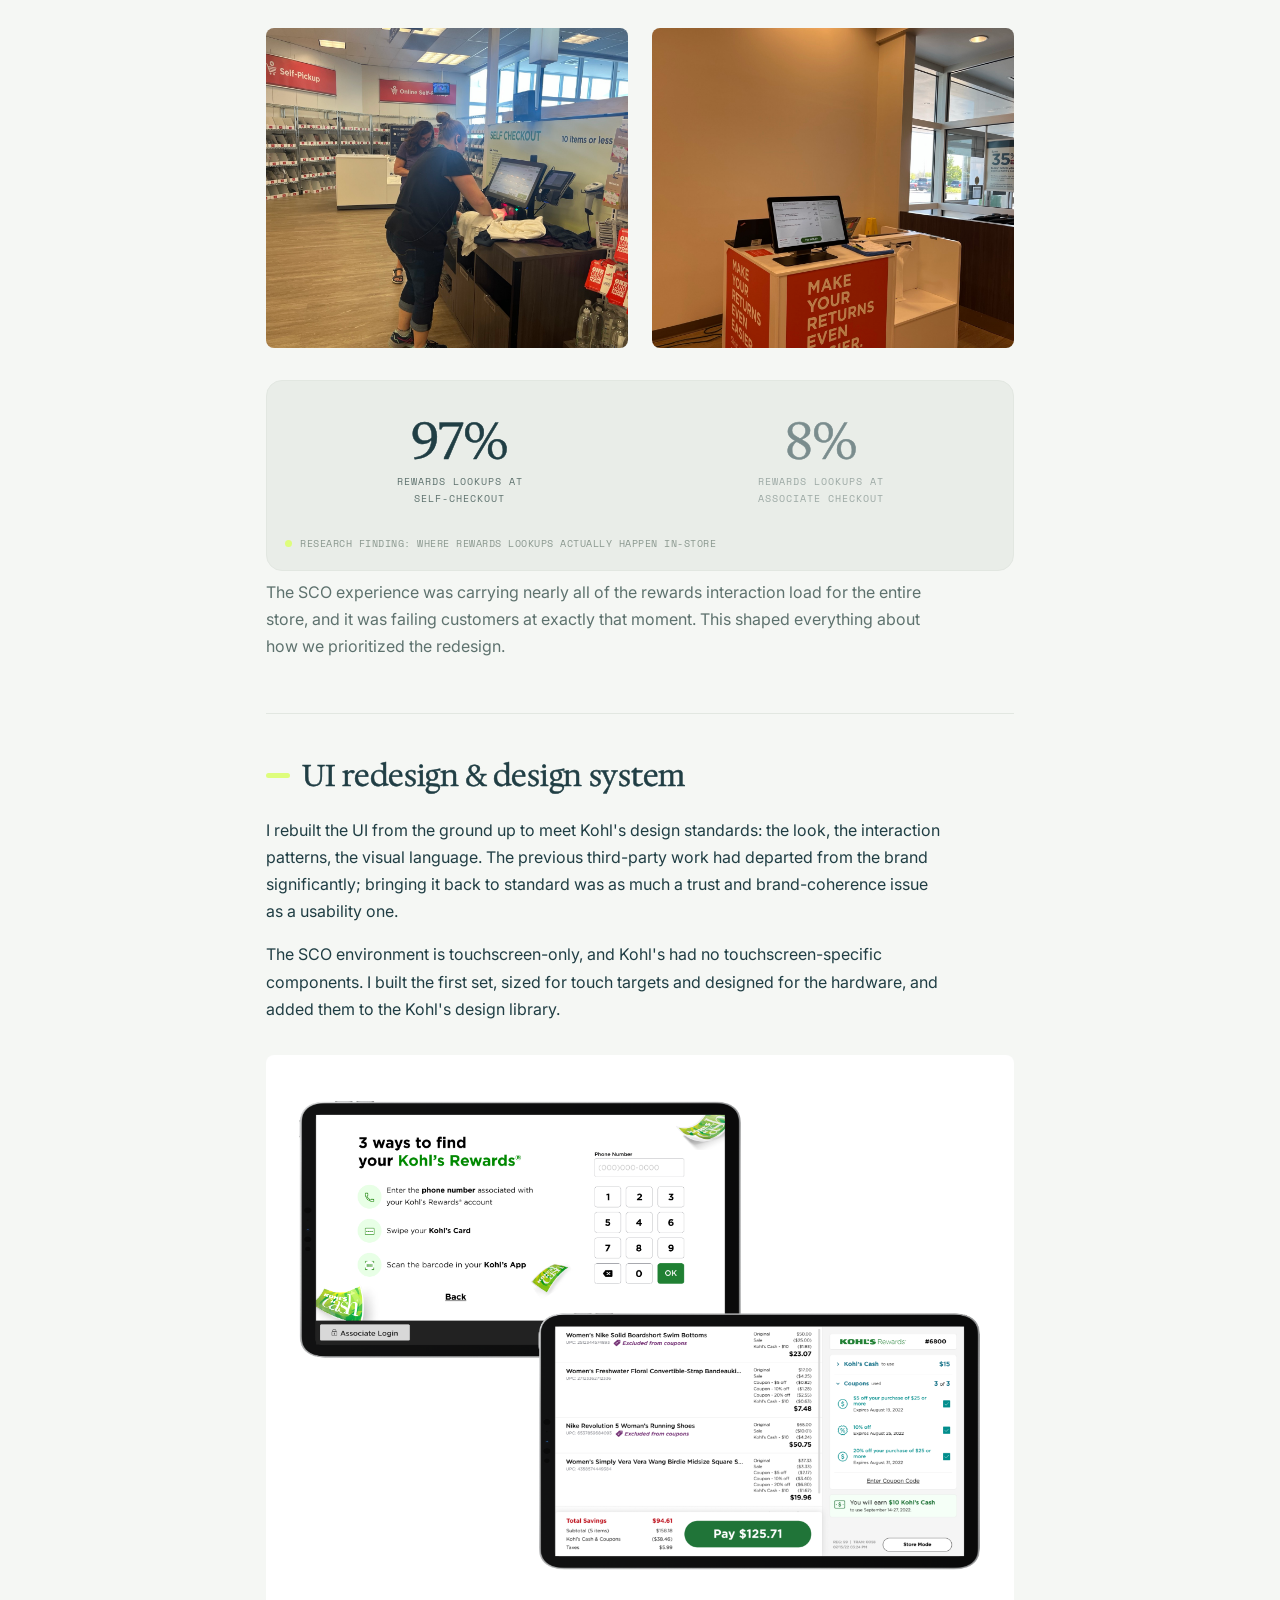
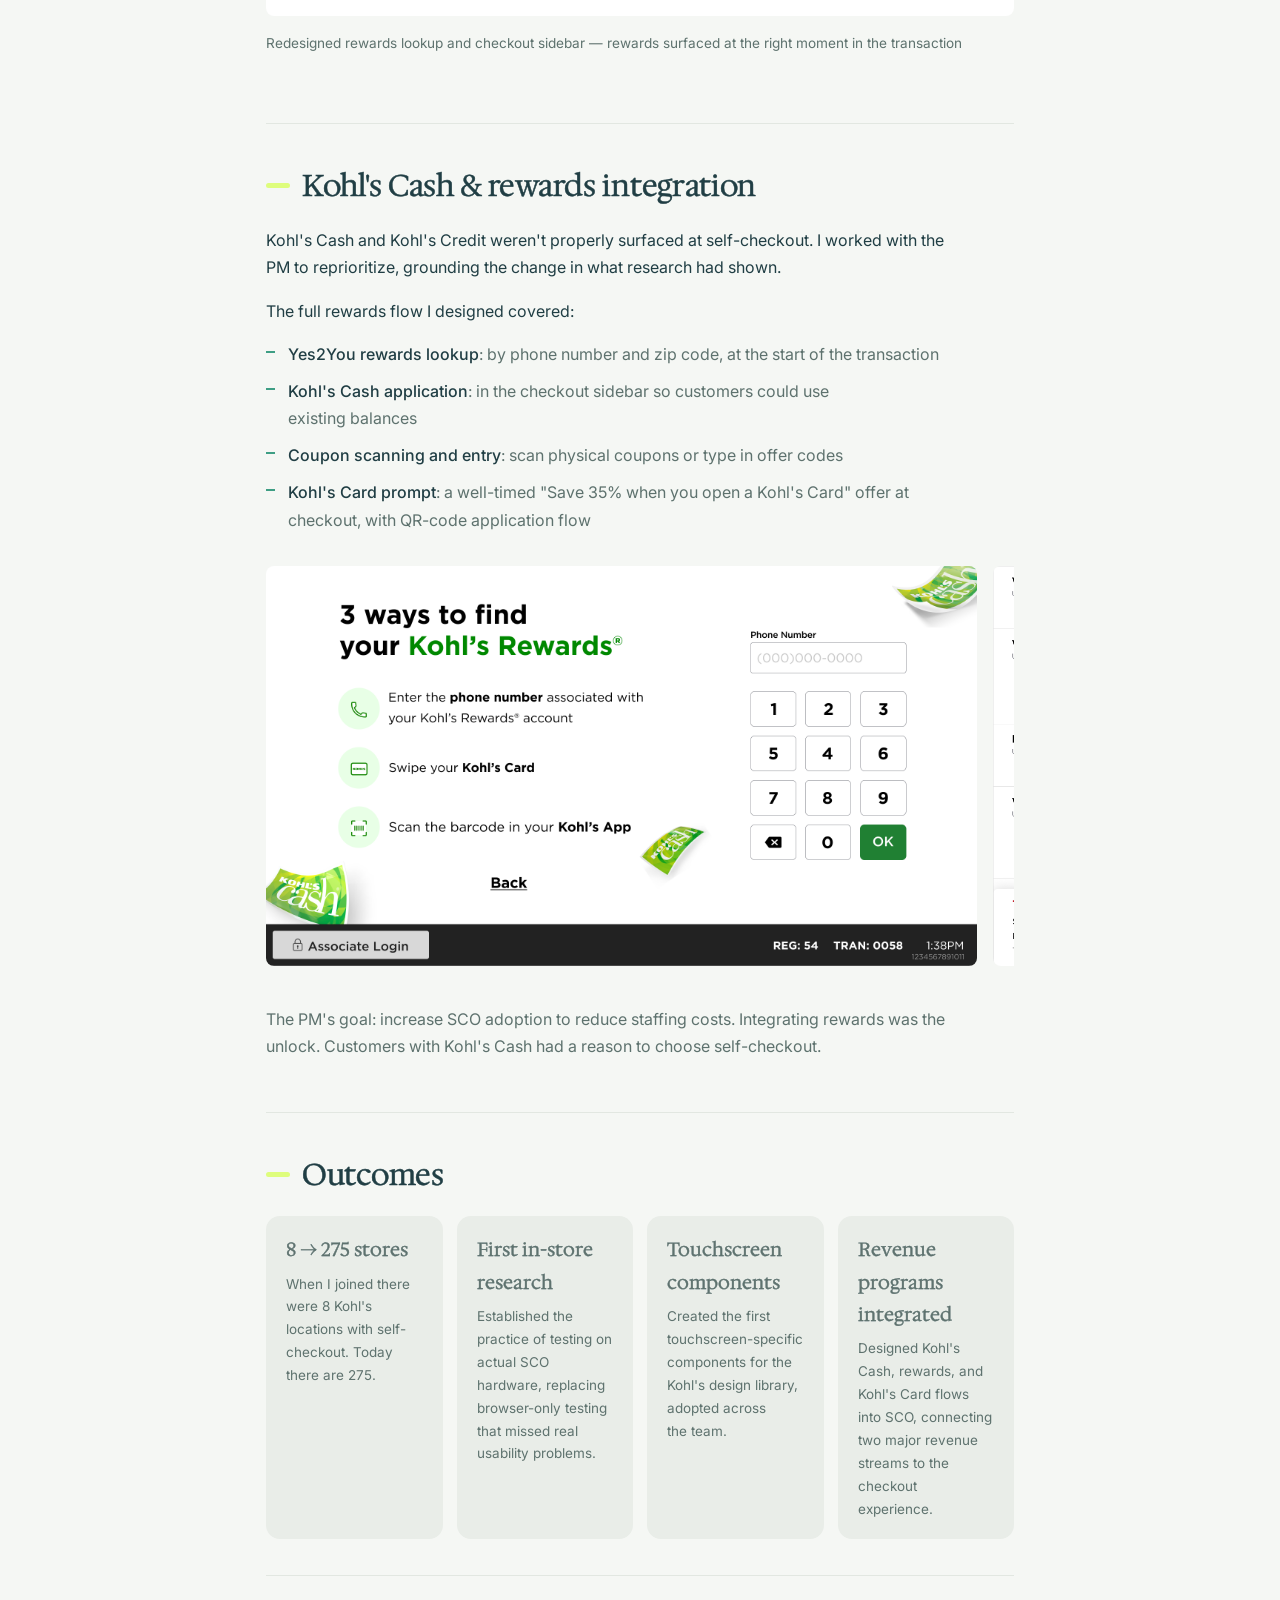
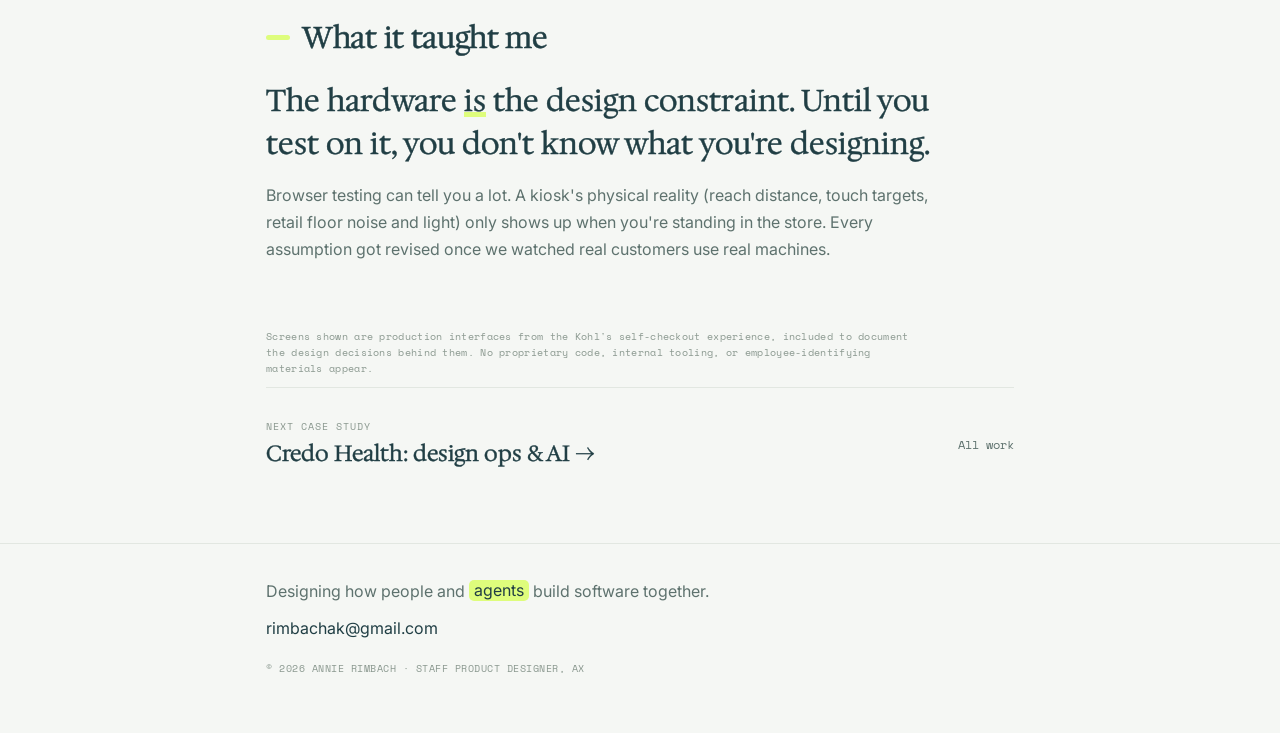
<file: kohls.html>
<!DOCTYPE html>
<html lang="en" data-theme="light">
<head>
<meta charset="UTF-8">
<meta name="viewport" content="width=device-width, initial-scale=1.0">
<title>Kohl's: Self-Checkout · Annie Rimbach</title>
<meta name="description" content="Case study: establishing Kohl's first in-house SCO design practice: in-store user research, UI redesign to brand standards, and integrating Kohl's Cash and rewards into the transaction flow.">
<meta name="theme-color" content="#15302A">
<link rel="preconnect" href="https://fonts.googleapis.com">
<link rel="preconnect" href="https://fonts.gstatic.com" crossorigin>
<link href="https://fonts.googleapis.com/css2?family=Hedvig+Letters+Serif&family=Inter:wght@400;500;600&family=Space+Mono:wght@400;700&display=swap" rel="stylesheet">
<link href="case.css" rel="stylesheet">
</head>
<body>

<header>
  <nav>
    <a class="brand" href="index.html">Annie Rimbach</a>
    <div class="navright">
      <a class="back" href="index.html#more">← All work</a>
      <button class="toggle" id="themeToggle" aria-label="Toggle dark mode"><svg viewBox="0 0 24 24" fill="none" stroke="currentColor" stroke-width="1.6" stroke-linecap="round" stroke-linejoin="round"><path d="M21 12.79A9 9 0 1 1 11.21 3 7 7 0 0 0 21 12.79z"/></svg></button>
    </div>
  </nav>
</header>

<main class="wrap">
  <div class="chero">
    <span class="kicker">Case study · Retail UX &amp; Research</span>
    <h1>Kohl's: designing the self-checkout experience</h1>
    <p class="summary">Establishing Kohl's first in-house SCO design practice: <span class="hl">in-store user research</span>, UI redesign to brand standards, and integrating Kohl's Cash and rewards into the transaction flow.</p>
    <div class="metabar">
      <div><div class="k">Role</div><div class="v">Design lead: Self-Checkout (SCO) team</div></div>
      <div><div class="k">Context</div><div class="v">Retail enterprise · in-store kiosk experience</div></div>
      <div><div class="k">Focus</div><div class="v">Research → UI redesign → design system</div></div>
      <div><div class="k">Impact</div><div class="v">8 stores with SCO on day one → 275 today</div></div>
    </div>
  </div>

  <div class="cbody">

    <div class="block">
      <div class="shead"><span class="tick"></span><h2>The situation</h2></div>
      <p>When I joined, the SCO team had no in-house designer; design had been handled by a third party with no user research. The result: confusing interactions, transaction abandonment, and a UI that didn't follow Kohl's design standards.</p>
      <p class="mut">Three problems stacked up: bad UX, brand non-compliance, and two major revenue programs (Kohl's Cash, Kohl's Credit) barely integrated into the flow.</p>
    </div>

    <div class="block">
      <div class="shead"><span class="tick"></span><h2>At a glance</h2></div>
      <p class="mut">Three tracks running in sequence: establish the research practice, redesign the UI, and integrate the revenue programs that had been left out.</p>
      <div class="steps">
        <div class="step s1"><div class="bar"></div><span class="sn">01</span><h3>Research</h3><p>First in-store observational and user testing, on the actual touchscreen hardware (not in a browser), to surface the real usability problems.</p></div>
        <div class="step s2"><div class="bar"></div><span class="sn">02</span><h3>Redesign</h3><p>Rebuilt the UI to Kohl's design standards. Created the first touchscreen-specific components for the Kohl's design library.</p></div>
        <div class="step s3"><div class="bar"></div><span class="sn">03</span><h3>Integrate</h3><p>Designed the full Kohl's Cash, rewards lookup, and Kohl's Card flows, connecting two major revenue streams to the SCO experience.</p></div>
      </div>
    </div>

    <div class="block">
      <div class="shead"><span class="tick"></span><h2>Research: the hardware is the constraint</h2></div>
      <p>Before me, all user testing happened in browsers. Self-checkout kiosks are fixed touchscreen hardware with physical constraints browsers can't replicate: reach distance, touch targets, glare, scanning angles.</p>
      <p>I set up the first in-store observational and hardware testing. What we found: almost all rewards interaction load was falling on self-checkout.</p>
      <figure class="img-pair">
        <img src="assets/kohls/context-floor.jpg" alt="Customers at Kohl's self-checkout in-store" loading="lazy">
        <img src="assets/kohls/context-kiosk.jpg" alt="Kohl's self-checkout touchscreen kiosk" loading="lazy">
      </figure>
      <div class="illus">
        <div style="display:grid;grid-template-columns:1fr 1fr;gap:12px">
          <div style="text-align:center;padding:16px">
            <div style="font-family:'Hedvig Letters Serif',serif;font-size:52px;-webkit-text-stroke:0.5px var(--ink);paint-order:stroke fill;color:var(--ink);line-height:1">97%</div>
            <div style="font-family:'Space Mono',monospace;font-size:10px;text-transform:uppercase;letter-spacing:1px;color:var(--muted);margin-top:6px">rewards lookups at<br>Self-Checkout</div>
          </div>
          <div style="text-align:center;padding:16px;opacity:.55">
            <div style="font-family:'Hedvig Letters Serif',serif;font-size:52px;-webkit-text-stroke:0.5px var(--ink);paint-order:stroke fill;color:var(--ink);line-height:1">8%</div>
            <div style="font-family:'Space Mono',monospace;font-size:10px;text-transform:uppercase;letter-spacing:1px;color:var(--muted);margin-top:6px">rewards lookups at<br>Associate Checkout</div>
          </div>
        </div>
        <div class="cap">Research finding: where rewards lookups actually happen in-store</div>
      </div>
      <p class="mut">The SCO experience was carrying nearly all of the rewards interaction load for the entire store, and it was failing customers at exactly that moment. This shaped everything about how we prioritized the redesign.</p>
    </div>

    <div class="block">
      <div class="shead"><span class="tick"></span><h2>UI redesign &amp; design system</h2></div>
      <p>I rebuilt the UI from the ground up to meet Kohl's design standards: the look, the interaction patterns, the visual language. The previous third-party work had departed from the brand significantly; bringing it back to standard was as much a trust and brand-coherence issue as a usability one.</p>
      <p>The SCO environment is touchscreen-only, and Kohl's had no touchscreen-specific components. I built the first set, sized for touch targets and designed for the hardware, and added them to the Kohl's design library.</p>
      <figure class="case-img">
        <img src="assets/kohls/design-tablet.png" alt="Tablet mockup: rewards lookup screen and cart with Kohl's Cash and coupons applied" loading="lazy">
        <figcaption>Redesigned rewards lookup and checkout sidebar — rewards surfaced at the right moment in the transaction</figcaption>
      </figure>
    </div>

    <div class="block">
      <div class="shead"><span class="tick"></span><h2>Kohl's Cash &amp; rewards integration</h2></div>
      <p>Kohl's Cash and Kohl's Credit weren't properly surfaced at self-checkout. I worked with the PM to reprioritize, grounding the change in what research had shown.</p>
      <p>The full rewards flow I designed covered:</p>
      <ul>
        <li><b>Yes2You rewards lookup</b>: by phone number and zip code, at the start of the transaction</li>
        <li><b>Kohl's Cash application</b>: in the checkout sidebar so customers could use existing balances</li>
        <li><b>Coupon scanning and entry</b>: scan physical coupons or type in offer codes</li>
        <li><b>Kohl's Card prompt</b>: a well-timed "Save 35% when you open a Kohl's Card" offer at checkout, with QR-code application flow</li>
      </ul>
      <div class="img-strip">
        <img src="assets/kohls/rewards-lookup.png" alt="3 ways to find your Kohl's Rewards: phone number, Kohl's Card, or app barcode" loading="lazy">
        <img src="assets/kohls/cart-rewards.png" alt="Cart showing $94.61 total savings with Kohl's Cash and coupons automatically applied" loading="lazy">
        <img src="assets/kohls/cart-kc.png" alt="Cart with Kohl's Cash being selected and applied" loading="lazy">
        <img src="assets/kohls/tender-payment.png" alt="Payment screen offering Kohl's Card, Credit/Debit, and Gift Card options" loading="lazy">
        <img src="assets/kohls/tender-kc.png" alt="Payment confirmed with Kohl's Card — thank you screen" loading="lazy">
      </div>
      <p class="mut">The PM's goal: increase SCO adoption to reduce staffing costs. Integrating rewards was the unlock. Customers with Kohl's Cash had a reason to choose self-checkout.</p>
    </div>

    <div class="block">
      <div class="shead"><span class="tick"></span><h2>Outcomes</h2></div>
      <div class="outcomes">
        <div class="oc"><p class="ot">8 → 275 stores</p><p>When I joined there were 8 Kohl's locations with self-checkout. Today there are 275.</p></div>
        <div class="oc"><p class="ot">First in-store research</p><p>Established the practice of testing on actual SCO hardware, replacing browser-only testing that missed real usability problems.</p></div>
        <div class="oc"><p class="ot">Touchscreen components</p><p>Created the first touchscreen-specific components for the Kohl's design library, adopted across the team.</p></div>
        <div class="oc"><p class="ot">Revenue programs integrated</p><p>Designed Kohl's Cash, rewards, and Kohl's Card flows into SCO, connecting two major revenue streams to the checkout experience.</p></div>
      </div>
    </div>

    <div class="block">
      <div class="shead"><span class="tick"></span><h2>What it taught me</h2></div>
      <p class="pull">The hardware <span class="uline">is</span> the design constraint. Until you test on it, you don't know what you're designing.</p>
      <p class="mut">Browser testing can tell you a lot. A kiosk's physical reality (reach distance, touch targets, retail floor noise and light) only shows up when you're standing in the store. Every assumption got revised once we watched real customers use real machines.</p>
    </div>

    <p class="safe-note">Screens shown are production interfaces from the Kohl's self-checkout experience, included to document the design decisions behind them. No proprietary code, internal tooling, or employee-identifying materials appear.</p>

    <div class="nextnav">
      <div><div class="lbl">Next case study</div><a href="credohealth.html"><span class="t">Credo Health: design ops &amp; AI →</span></a></div>
      <a class="back" href="index.html#more">All work</a>
    </div>
  </div>
</main>

<footer>
  <div class="wrap">
    <div>Designing how people and <span class="hl">agents</span> build software together.</div>
    <div style="margin-top:10px"><a href="mailto:rimbachak@gmail.com">rimbachak@gmail.com</a></div>
    <div class="fmeta">© 2026 Annie Rimbach · Staff product designer, AX</div>
  </div>
</footer>

<script src="case.js"></script>
</body>
</html>
</file>
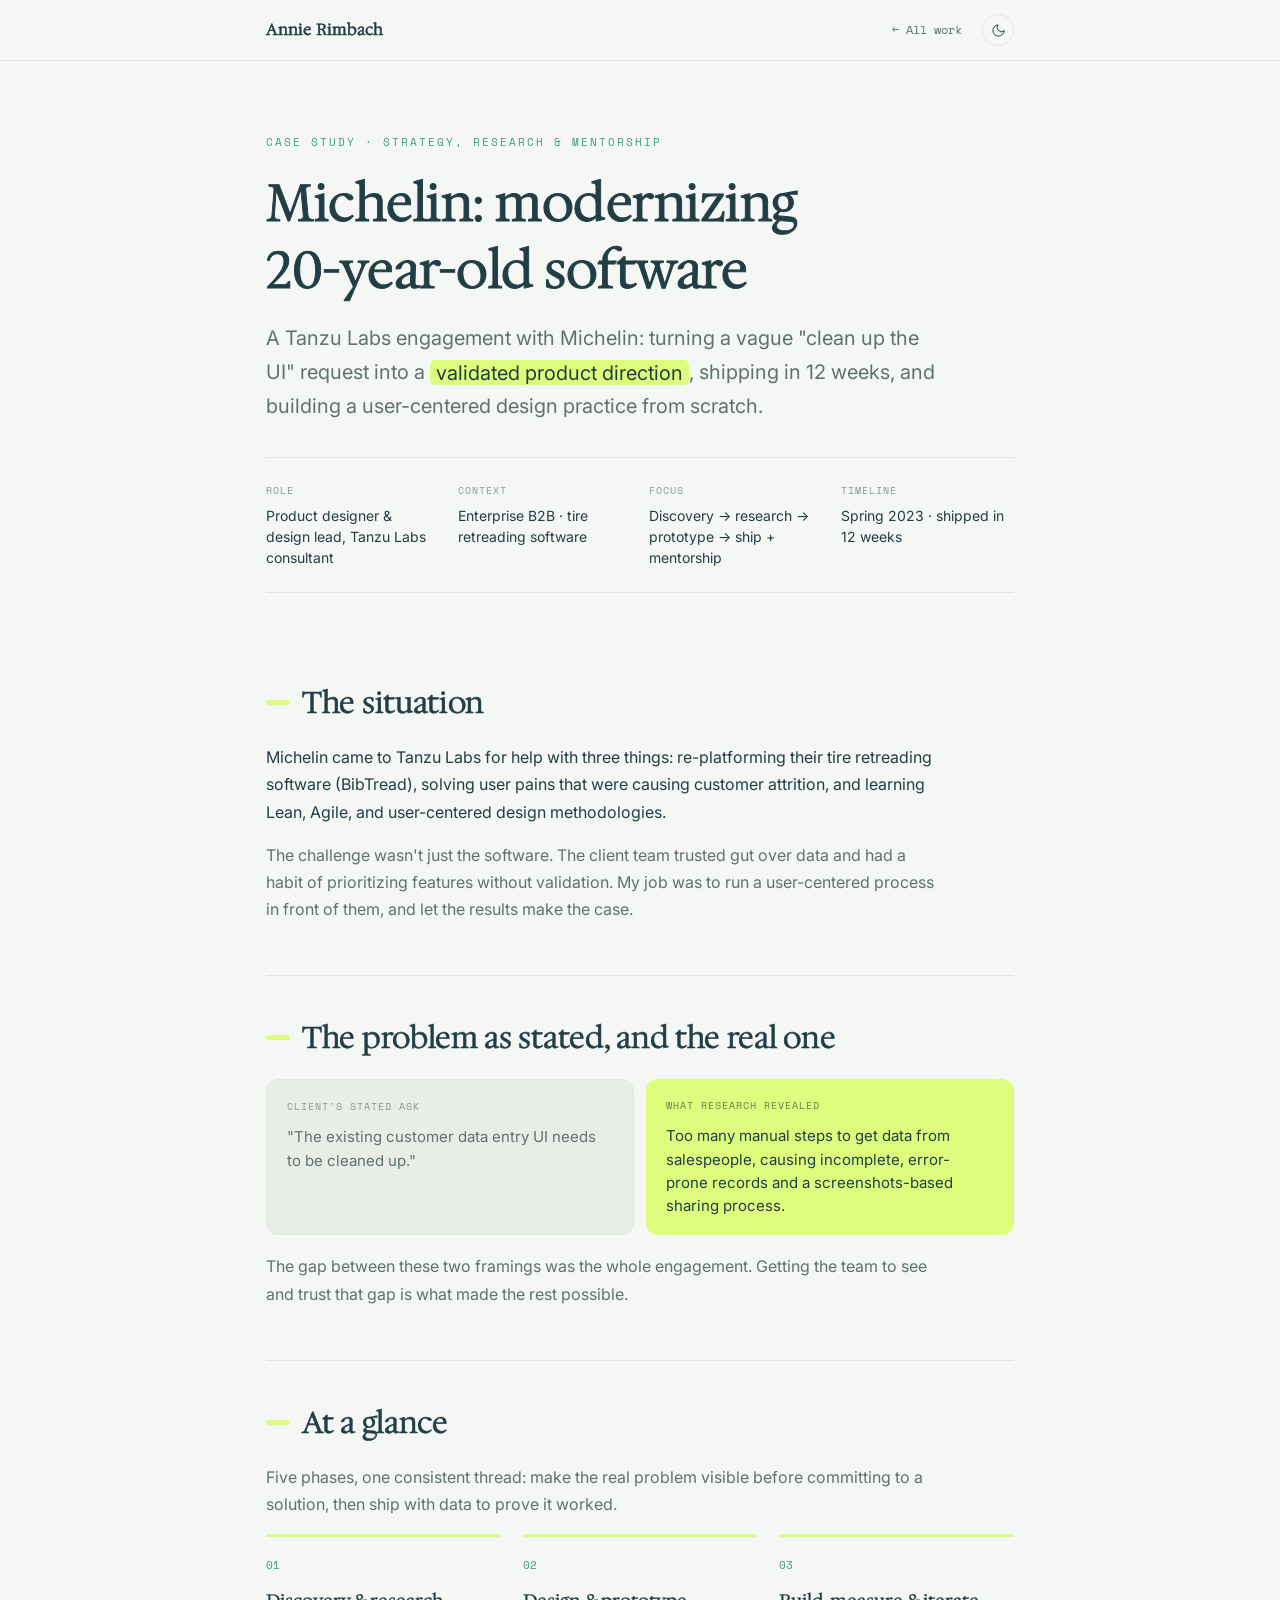
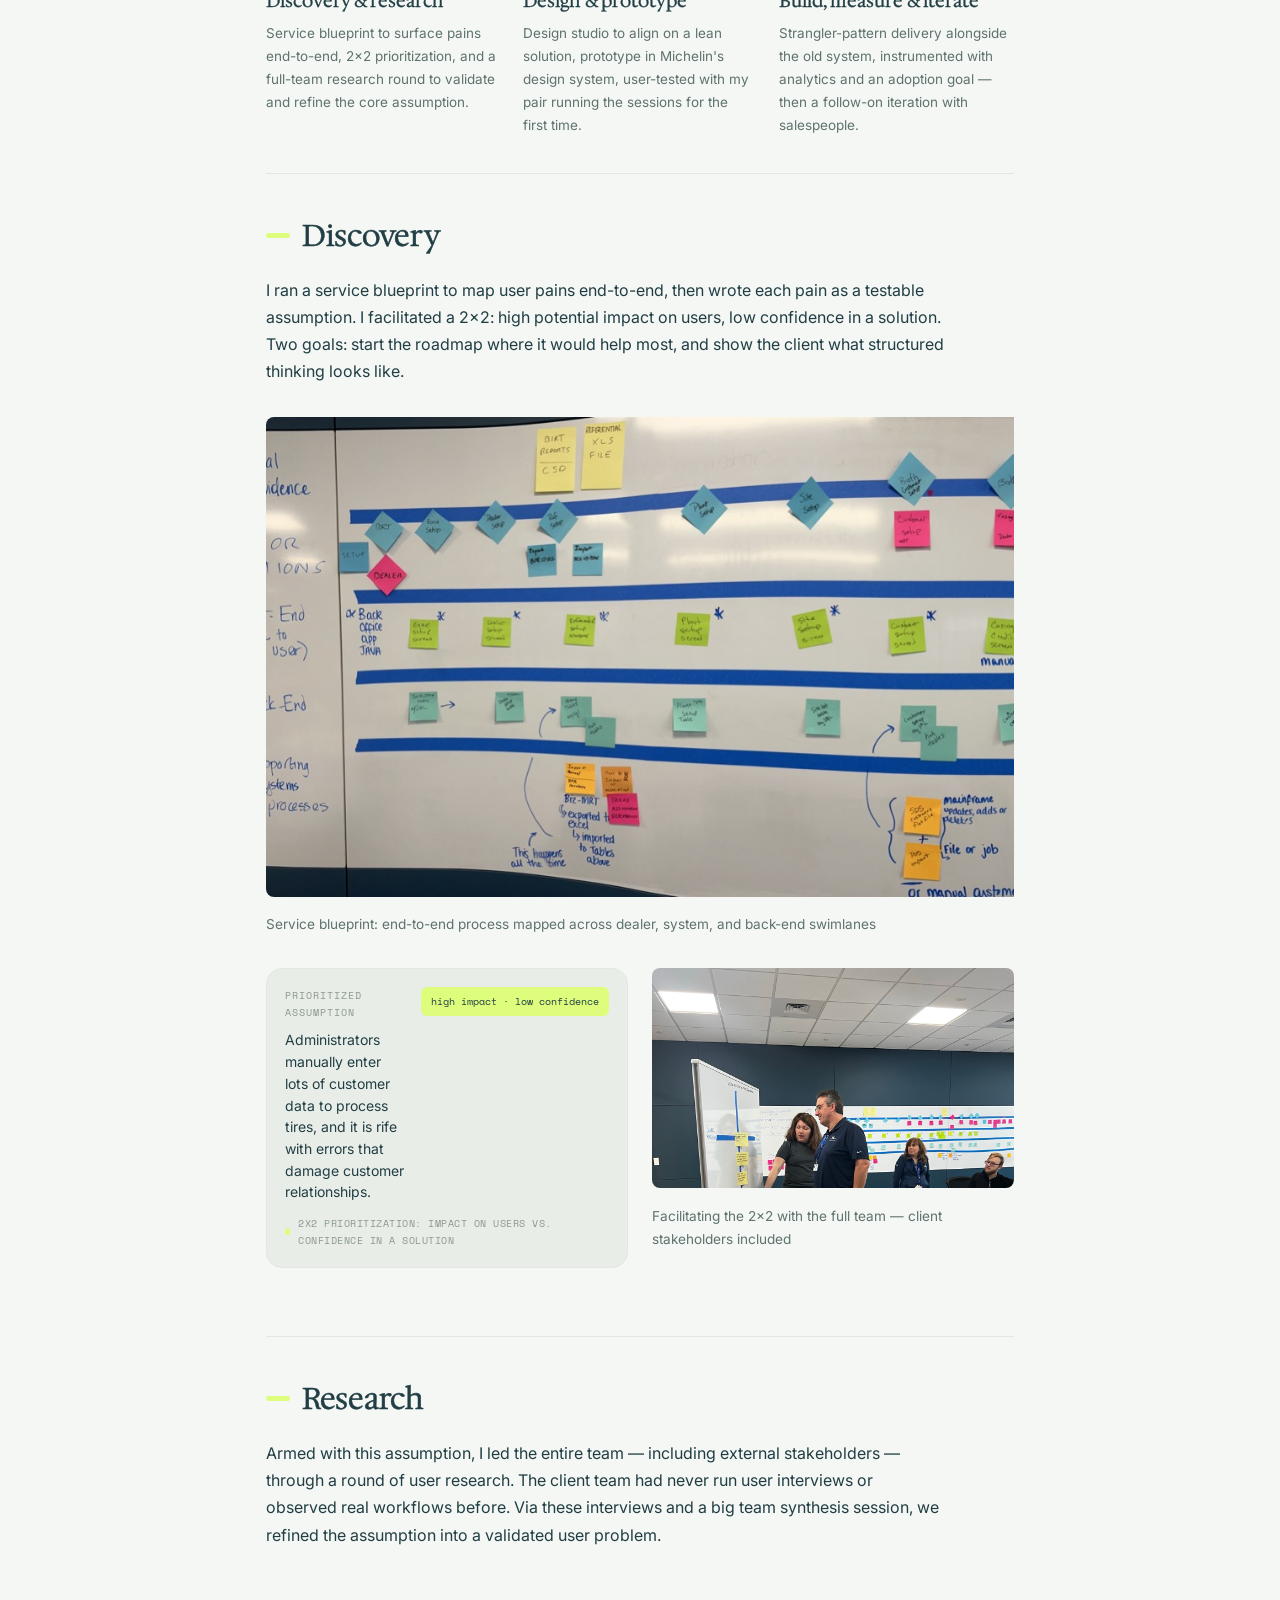
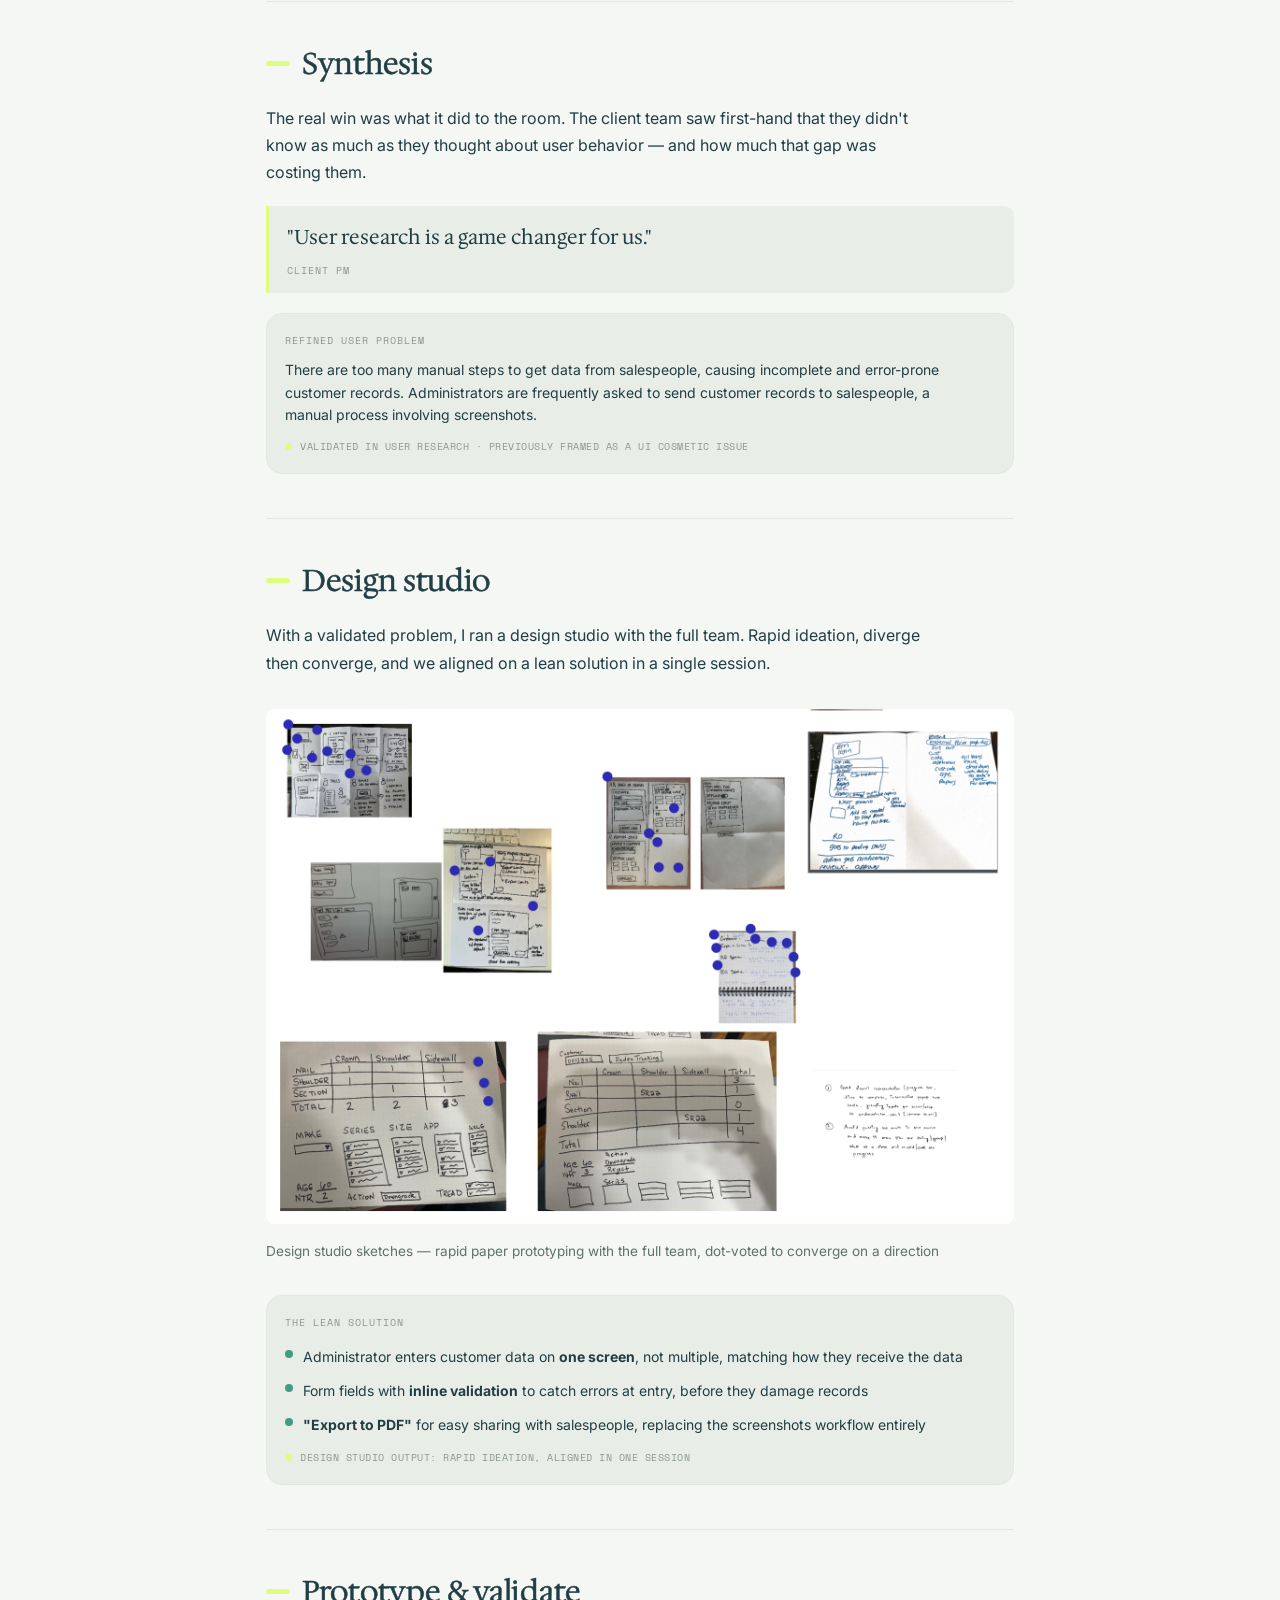
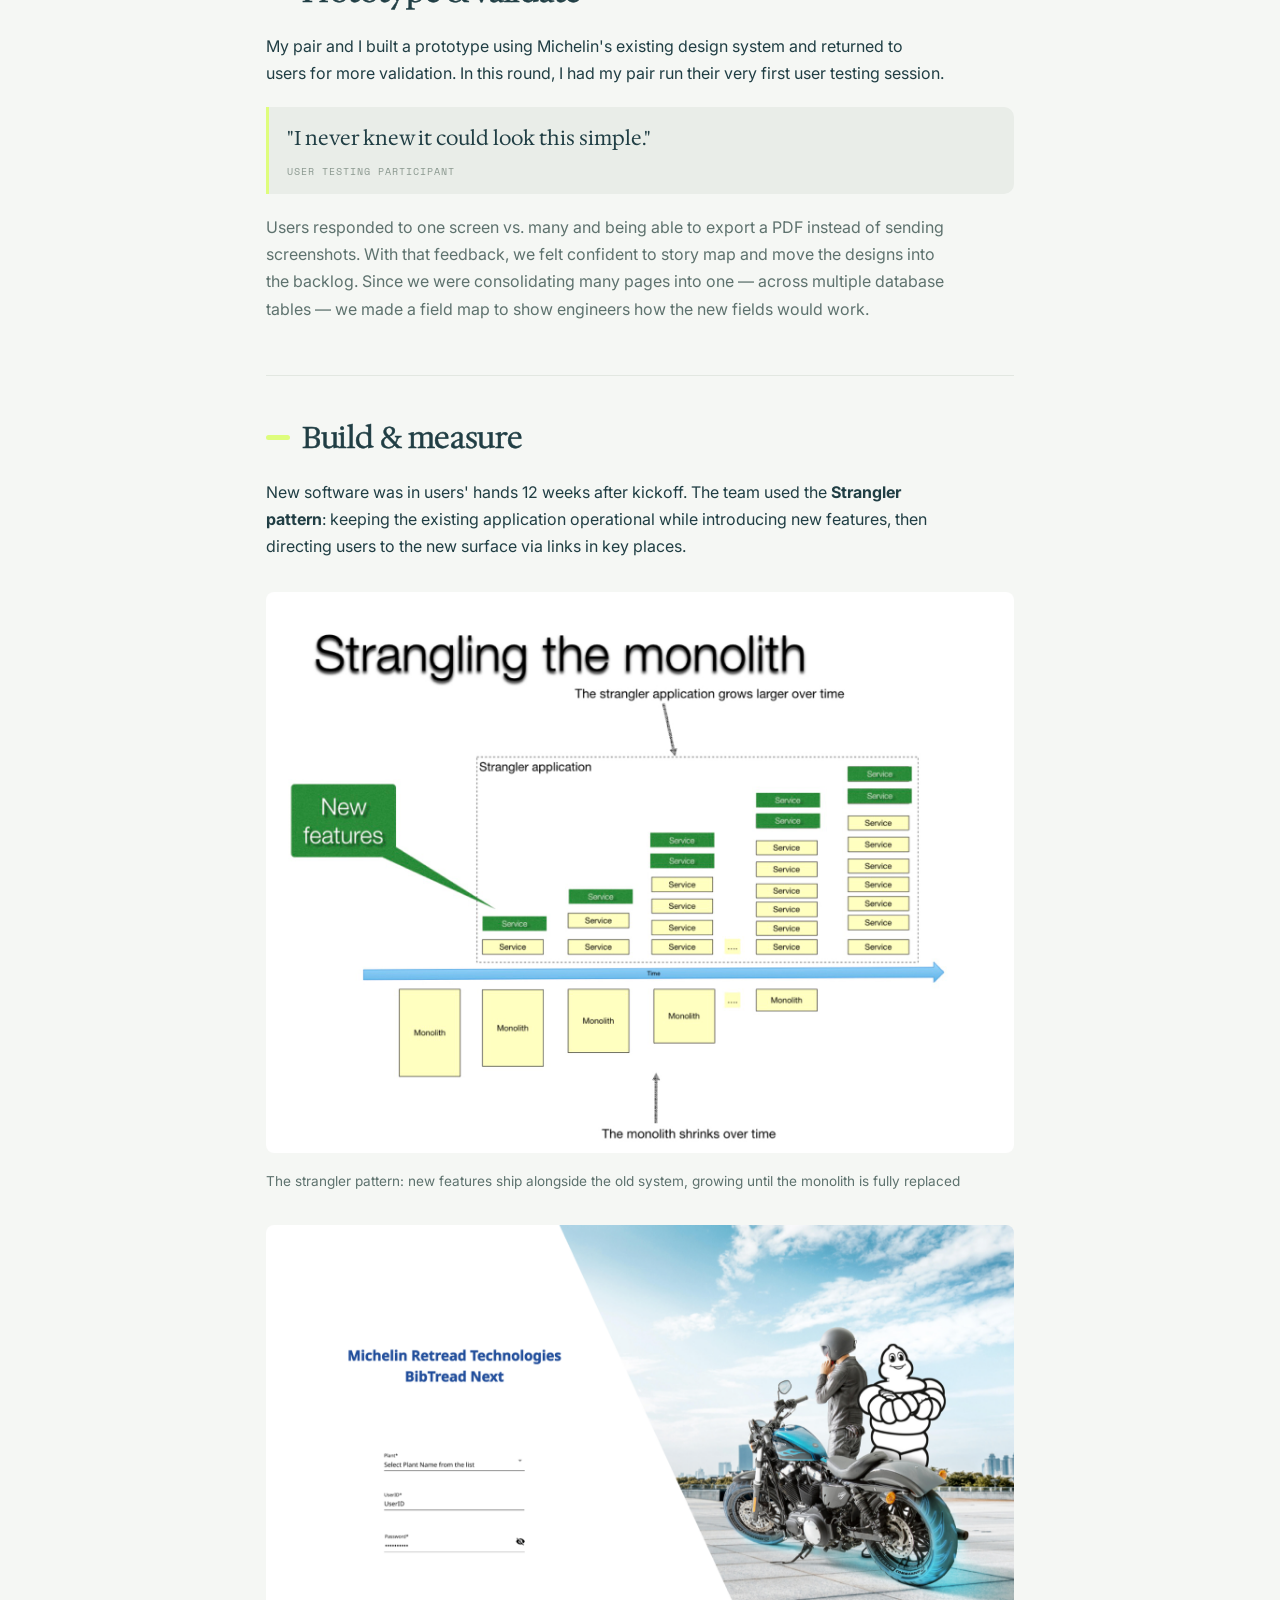
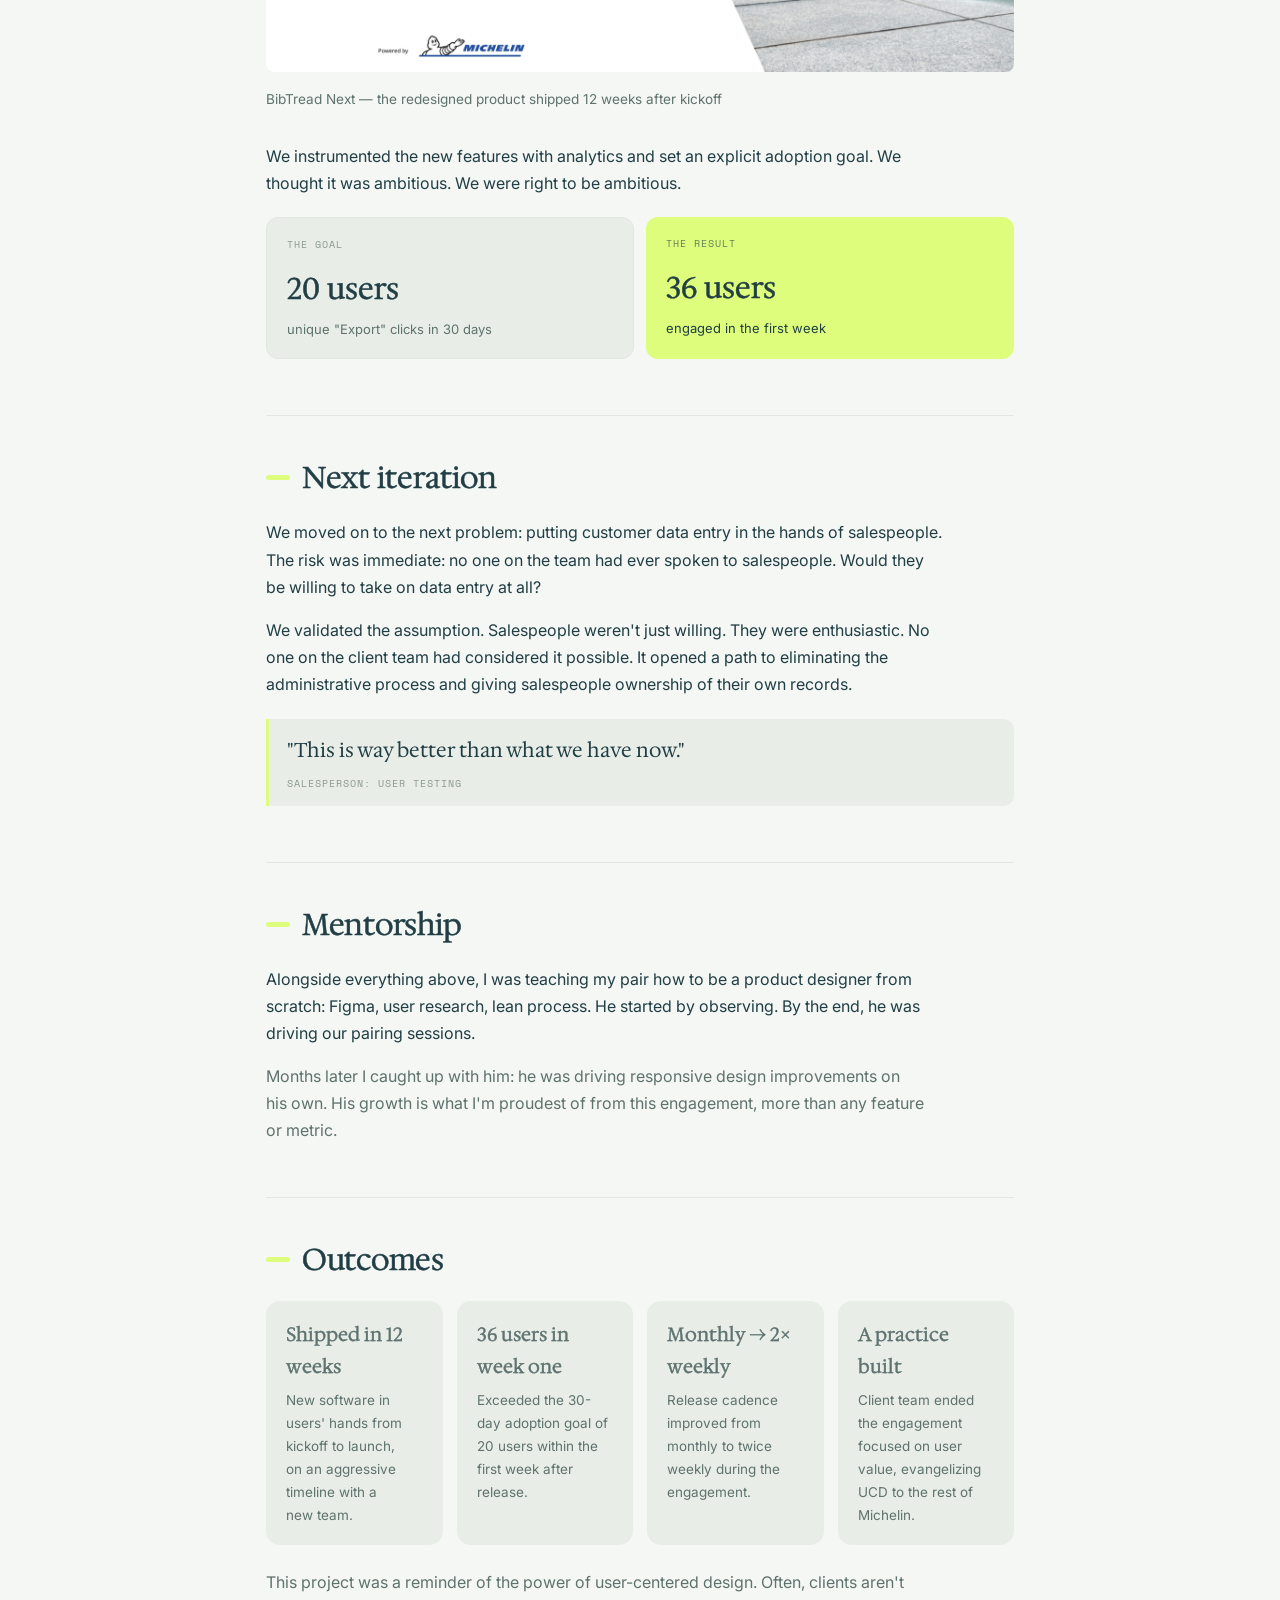
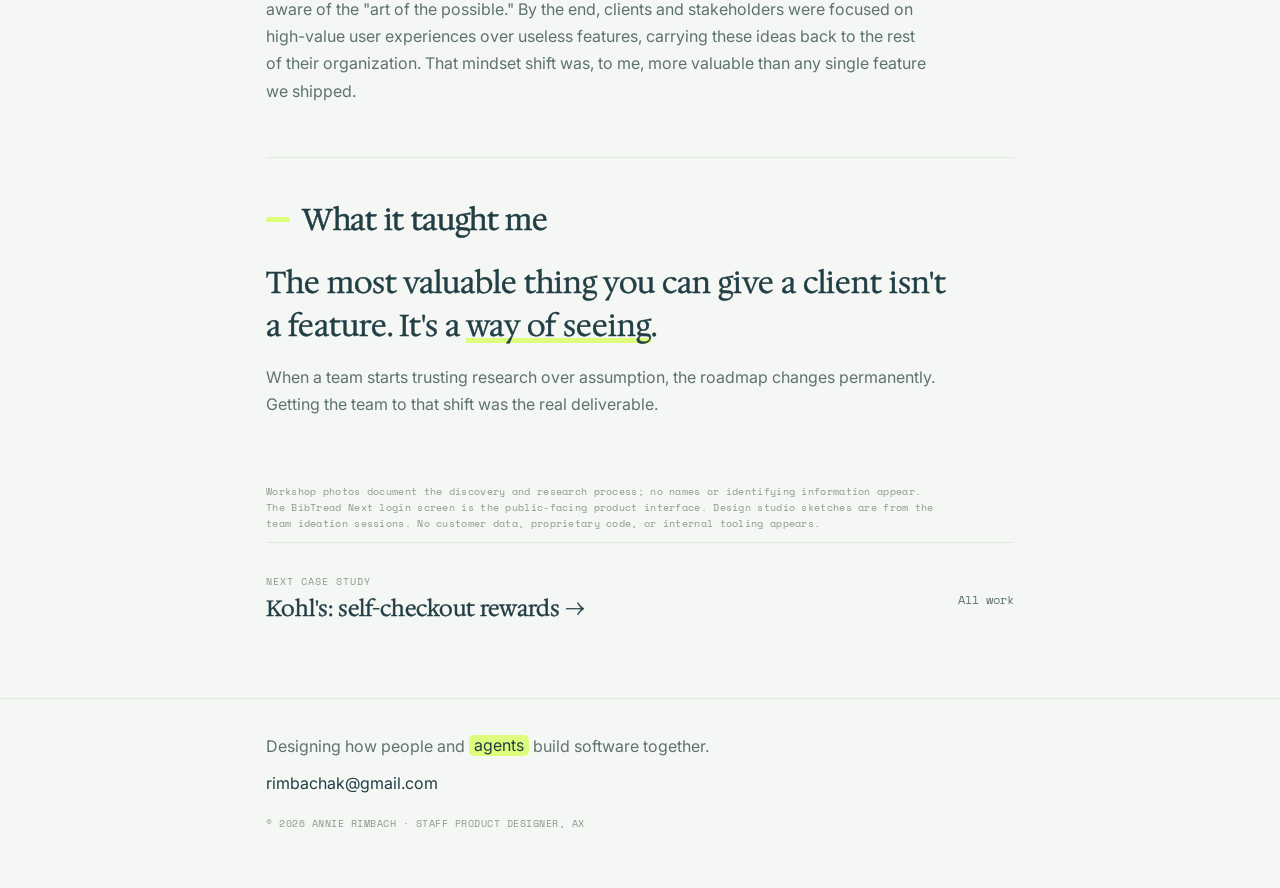
<file: michelin.html>
<!DOCTYPE html>
<html lang="en" data-theme="light">
<head>
<meta charset="UTF-8">
<meta name="viewport" content="width=device-width, initial-scale=1.0">
<title>Michelin: BibTread · Annie Rimbach</title>
<meta name="description" content="Case study: modernizing 20-year-old tire retreading software: discovery, research, design, and shipping in 12 weeks while building a user-centered design practice from scratch.">
<meta name="theme-color" content="#15302A">
<link rel="preconnect" href="https://fonts.googleapis.com">
<link rel="preconnect" href="https://fonts.gstatic.com" crossorigin>
<link href="https://fonts.googleapis.com/css2?family=Hedvig+Letters+Serif&family=Inter:wght@400;500;600&family=Space+Mono:wght@400;700&display=swap" rel="stylesheet">
<link href="case.css" rel="stylesheet">
</head>
<body>

<header>
  <nav>
    <a class="brand" href="index.html">Annie Rimbach</a>
    <div class="navright">
      <a class="back" href="index.html#more">← All work</a>
      <button class="toggle" id="themeToggle" aria-label="Toggle dark mode"><svg viewBox="0 0 24 24" fill="none" stroke="currentColor" stroke-width="1.6" stroke-linecap="round" stroke-linejoin="round"><path d="M21 12.79A9 9 0 1 1 11.21 3 7 7 0 0 0 21 12.79z"/></svg></button>
    </div>
  </nav>
</header>

<main class="wrap">
  <div class="chero">
    <span class="kicker">Case study · Strategy, Research &amp; Mentorship</span>
    <h1>Michelin: modernizing 20-year-old software</h1>
    <p class="summary">A Tanzu Labs engagement with Michelin: turning a vague "clean up the UI" request into a <span class="hl">validated product direction</span>, shipping in 12 weeks, and building a user-centered design practice from scratch.</p>
    <div class="metabar">
      <div><div class="k">Role</div><div class="v">Product designer &amp; design lead, Tanzu Labs consultant</div></div>
      <div><div class="k">Context</div><div class="v">Enterprise B2B · tire retreading software</div></div>
      <div><div class="k">Focus</div><div class="v">Discovery → research → prototype → ship + mentorship</div></div>
      <div><div class="k">Timeline</div><div class="v">Spring 2023 · shipped in 12 weeks</div></div>
    </div>
  </div>

  <div class="cbody">

    <div class="block">
      <div class="shead"><span class="tick"></span><h2>The situation</h2></div>
      <p>Michelin came to Tanzu Labs for help with three things: re-platforming their tire retreading software (BibTread), solving user pains that were causing customer attrition, and learning Lean, Agile, and user-centered design methodologies.</p>
      <p class="mut">The challenge wasn't just the software. The client team trusted gut over data and had a habit of prioritizing features without validation. My job was to run a user-centered process in front of them, and let the results make the case.</p>
    </div>

    <div class="block">
      <div class="shead"><span class="tick"></span><h2>The problem as stated, and the real one</h2></div>
      <div style="display:grid;grid-template-columns:1fr 1fr;gap:12px;margin-bottom:18px">
        <div style="background:var(--surface);border:0.5px solid var(--line);border-radius:12px;padding:18px 20px">
          <div style="font-family:'Space Mono',monospace;font-size:10px;letter-spacing:1px;text-transform:uppercase;color:var(--muted2);margin-bottom:10px">Client's stated ask</div>
          <p style="font-size:15px;color:var(--muted);margin:0;line-height:1.55">"The existing customer data entry UI needs to be cleaned up."</p>
        </div>
        <div style="background:var(--lime);border-radius:12px;padding:18px 20px">
          <div style="font-family:'Space Mono',monospace;font-size:10px;letter-spacing:1px;text-transform:uppercase;color:#203E44;opacity:.65;margin-bottom:10px">What research revealed</div>
          <p style="font-size:15px;color:#203E44;margin:0;line-height:1.55">Too many manual steps to get data from salespeople, causing incomplete, error-prone records and a screenshots-based sharing process.</p>
        </div>
      </div>
      <p class="mut">The gap between these two framings was the whole engagement. Getting the team to see and trust that gap is what made the rest possible.</p>
    </div>

    <div class="block">
      <div class="shead"><span class="tick"></span><h2>At a glance</h2></div>
      <p class="mut">Five phases, one consistent thread: make the real problem visible before committing to a solution, then ship with data to prove it worked.</p>
      <div class="steps">
        <div class="step s1"><div class="bar"></div><span class="sn">01</span><h3>Discovery &amp; research</h3><p>Service blueprint to surface pains end-to-end, 2x2 prioritization, and a full-team research round to validate and refine the core assumption.</p></div>
        <div class="step s2"><div class="bar"></div><span class="sn">02</span><h3>Design &amp; prototype</h3><p>Design studio to align on a lean solution, prototype in Michelin's design system, user-tested with my pair running the sessions for the first time.</p></div>
        <div class="step s3"><div class="bar"></div><span class="sn">03</span><h3>Build, measure &amp; iterate</h3><p>Strangler-pattern delivery alongside the old system, instrumented with analytics and an adoption goal — then a follow-on iteration with salespeople.</p></div>
      </div>
    </div>

    <div class="block">
      <div class="shead"><span class="tick"></span><h2>Discovery</h2></div>
      <p>I ran a service blueprint to map user pains end-to-end, then wrote each pain as a testable assumption. I facilitated a 2x2: high potential impact on users, low confidence in a solution. Two goals: start the roadmap where it would help most, and show the client what structured thinking looks like.</p>
      <figure class="scroll-img">
        <div class="scroll-wrap">
          <img src="assets/michelin/blueprint.jpg" alt="Service blueprint spanning the full tire retreading process across dealer, system, and back-end swimlanes" loading="lazy">
        </div>
        <figcaption>Service blueprint: end-to-end process mapped across dealer, system, and back-end swimlanes</figcaption>
      </figure>
      <div style="display:grid;grid-template-columns:1fr 1fr;gap:1.5rem;margin:2rem 0;align-items:start">
        <div class="illus" style="margin:0">
          <div style="display:grid;grid-template-columns:1fr auto;align-items:center;gap:14px">
            <div>
              <div style="font-family:'Space Mono',monospace;font-size:10px;color:var(--muted2);text-transform:uppercase;letter-spacing:1px;margin-bottom:8px">Prioritized assumption</div>
              <p style="font-size:14px;color:var(--ink);margin:0;line-height:1.55">Administrators manually enter lots of customer data to process tires, and it is rife with errors that damage customer relationships.</p>
            </div>
            <div style="font-family:'Space Mono',monospace;font-size:10px;color:#203E44;background:var(--lime);border-radius:6px;padding:6px 10px;white-space:nowrap;align-self:flex-start">high impact · low confidence</div>
          </div>
          <div class="cap">2x2 prioritization: impact on users vs. confidence in a solution</div>
        </div>
        <figure style="margin:0">
          <img src="assets/michelin/workshop-1.jpg" alt="Facilitating a 2x2 prioritization exercise with the full client team" loading="lazy" style="width:100%;height:220px;object-fit:cover;object-position:top;border-radius:8px">
          <figcaption style="font-size:.85rem;color:var(--muted);margin-top:.5rem">Facilitating the 2x2 with the full team — client stakeholders included</figcaption>
        </figure>
      </div>
    </div>

    <div class="block">
      <div class="shead"><span class="tick"></span><h2>Research</h2></div>
      <p>Armed with this assumption, I led the entire team — including external stakeholders — through a round of user research. The client team had never run user interviews or observed real workflows before. Via these interviews and a big team synthesis session, we refined the assumption into a validated user problem.</p>
    </div>

    <div class="block">
      <div class="shead"><span class="tick"></span><h2>Synthesis</h2></div>
      <p>The real win was what it did to the room. The client team saw first-hand that they didn't know as much as they thought about user behavior — and how much that gap was costing them.</p>
      <div style="border-left:3px solid var(--lime);padding:14px 18px;margin:20px 0;background:var(--surface);border-radius:0 10px 10px 0">
        <p style="font-family:'Hedvig Letters Serif',serif;font-size:20px;font-weight:400;color:var(--ink);margin:0 0 8px">"User research is a game changer for us."</p>
        <p style="font-family:'Space Mono',monospace;font-size:10px;color:var(--muted2);text-transform:uppercase;letter-spacing:1px;margin:0">Client PM</p>
      </div>
      <div class="illus">
        <div style="font-family:'Space Mono',monospace;font-size:10px;color:var(--muted2);text-transform:uppercase;letter-spacing:1px;margin-bottom:10px">Refined user problem</div>
        <p style="font-size:14px;color:var(--ink);margin:0;line-height:1.6">There are too many manual steps to get data from salespeople, causing incomplete and error-prone customer records. Administrators are frequently asked to send customer records to salespeople, a manual process involving screenshots.</p>
        <div class="cap">Validated in user research · previously framed as a UI cosmetic issue</div>
      </div>
    </div>

    <div class="block">
      <div class="shead"><span class="tick"></span><h2>Design studio</h2></div>
      <p>With a validated problem, I ran a design studio with the full team. Rapid ideation, diverge then converge, and we aligned on a lean solution in a single session.</p>
      <figure class="case-img">
        <img src="assets/michelin/design-studio.png" alt="Design studio output: paper sketches and annotated wireframes from the full-team ideation session" loading="lazy">
        <figcaption>Design studio sketches — rapid paper prototyping with the full team, dot-voted to converge on a direction</figcaption>
      </figure>
      <div class="illus">
        <div style="font-family:'Space Mono',monospace;font-size:10px;color:var(--muted2);text-transform:uppercase;letter-spacing:1px;margin-bottom:14px">The lean solution</div>
        <div style="display:flex;flex-direction:column;gap:10px">
          <div style="display:flex;align-items:flex-start;gap:10px">
            <span style="width:8px;height:8px;border-radius:50%;background:var(--node);flex-shrink:0;margin-top:5px"></span>
            <span style="font-size:14px;color:var(--ink)">Administrator enters customer data on <b>one screen</b>, not multiple, matching how they receive the data</span>
          </div>
          <div style="display:flex;align-items:flex-start;gap:10px">
            <span style="width:8px;height:8px;border-radius:50%;background:var(--node);flex-shrink:0;margin-top:5px"></span>
            <span style="font-size:14px;color:var(--ink)">Form fields with <b>inline validation</b> to catch errors at entry, before they damage records</span>
          </div>
          <div style="display:flex;align-items:flex-start;gap:10px">
            <span style="width:8px;height:8px;border-radius:50%;background:var(--node);flex-shrink:0;margin-top:5px"></span>
            <span style="font-size:14px;color:var(--ink)"><b>"Export to PDF"</b> for easy sharing with salespeople, replacing the screenshots workflow entirely</span>
          </div>
        </div>
        <div class="cap">Design studio output: rapid ideation, aligned in one session</div>
      </div>
    </div>

    <div class="block">
      <div class="shead"><span class="tick"></span><h2>Prototype &amp; validate</h2></div>
      <p>My pair and I built a prototype using Michelin's existing design system and returned to users for more validation. In this round, I had my pair run their very first user testing session.</p>
      <div style="border-left:3px solid var(--lime);padding:14px 18px;margin:20px 0;background:var(--surface);border-radius:0 10px 10px 0">
        <p style="font-family:'Hedvig Letters Serif',serif;font-size:20px;font-weight:400;color:var(--ink);margin:0 0 8px">"I never knew it could look this simple."</p>
        <p style="font-family:'Space Mono',monospace;font-size:10px;color:var(--muted2);text-transform:uppercase;letter-spacing:1px;margin:0">User testing participant</p>
      </div>
      <p class="mut">Users responded to one screen vs. many and being able to export a PDF instead of sending screenshots. With that feedback, we felt confident to story map and move the designs into the backlog. Since we were consolidating many pages into one — across multiple database tables — we made a field map to show engineers how the new fields would work.</p>
    </div>

    <div class="block">
      <div class="shead"><span class="tick"></span><h2>Build &amp; measure</h2></div>
      <p>New software was in users' hands 12 weeks after kickoff. The team used the <b>Strangler pattern</b>: keeping the existing application operational while introducing new features, then directing users to the new surface via links in key places.</p>
      <figure class="case-img">
        <img src="assets/michelin/strangler-pattern.jpg" alt="Diagram showing the strangler pattern: new services grow alongside the monolith until the monolith is replaced" loading="lazy">
        <figcaption>The strangler pattern: new features ship alongside the old system, growing until the monolith is fully replaced</figcaption>
      </figure>
      <figure class="case-img">
        <img src="assets/michelin/bibtread-login.png" alt="BibTread Next login screen — redesigned product shipped after the engagement" loading="lazy">
        <figcaption>BibTread Next — the redesigned product shipped 12 weeks after kickoff</figcaption>
      </figure>
      <p>We instrumented the new features with analytics and set an explicit adoption goal. We thought it was ambitious. We were right to be ambitious.</p>
      <div style="display:grid;grid-template-columns:1fr 1fr;gap:12px;margin:20px 0">
        <div style="background:var(--surface);border:0.5px solid var(--line);border-radius:12px;padding:18px 20px">
          <div style="font-family:'Space Mono',monospace;font-size:10px;letter-spacing:1px;text-transform:uppercase;color:var(--muted2);margin-bottom:10px">The goal</div>
          <p style="font-family:'Hedvig Letters Serif',serif;font-size:30px;-webkit-text-stroke:0.5px var(--ink);paint-order:stroke fill;color:var(--ink);margin:0 0 4px">20 users</p>
          <p style="font-size:13px;color:var(--muted);margin:0">unique "Export" clicks in 30 days</p>
        </div>
        <div style="background:var(--lime);border-radius:12px;padding:18px 20px">
          <div style="font-family:'Space Mono',monospace;font-size:10px;letter-spacing:1px;text-transform:uppercase;color:#203E44;opacity:.65;margin-bottom:10px">The result</div>
          <p style="font-family:'Hedvig Letters Serif',serif;font-size:30px;-webkit-text-stroke:0.5px #203E44;paint-order:stroke fill;color:#203E44;margin:0 0 4px">36 users</p>
          <p style="font-size:13px;color:#203E44;margin:0">engaged in the first week</p>
        </div>
      </div>
    </div>

    <div class="block">
      <div class="shead"><span class="tick"></span><h2>Next iteration</h2></div>
      <p>We moved on to the next problem: putting customer data entry in the hands of salespeople. The risk was immediate: no one on the team had ever spoken to salespeople. Would they be willing to take on data entry at all?</p>
      <p>We validated the assumption. Salespeople weren't just willing. They were enthusiastic. No one on the client team had considered it possible. It opened a path to eliminating the administrative process and giving salespeople ownership of their own records.</p>
      <div style="border-left:3px solid var(--lime);padding:14px 18px;margin:20px 0;background:var(--surface);border-radius:0 10px 10px 0">
        <p style="font-family:'Hedvig Letters Serif',serif;font-size:20px;font-weight:400;color:var(--ink);margin:0 0 8px">"This is way better than what we have now."</p>
        <p style="font-family:'Space Mono',monospace;font-size:10px;color:var(--muted2);text-transform:uppercase;letter-spacing:1px;margin:0">Salesperson: user testing</p>
      </div>
    </div>

    <div class="block">
      <div class="shead"><span class="tick"></span><h2>Mentorship</h2></div>
      <p>Alongside everything above, I was teaching my pair how to be a product designer from scratch: Figma, user research, lean process. He started by observing. By the end, he was driving our pairing sessions.</p>
      <p class="mut">Months later I caught up with him: he was driving responsive design improvements on his own. His growth is what I'm proudest of from this engagement, more than any feature or metric.</p>
    </div>

    <div class="block">
      <div class="shead"><span class="tick"></span><h2>Outcomes</h2></div>
      <div class="outcomes">
        <div class="oc"><p class="ot">Shipped in 12 weeks</p><p>New software in users' hands from kickoff to launch, on an aggressive timeline with a new team.</p></div>
        <div class="oc"><p class="ot">36 users in week one</p><p>Exceeded the 30-day adoption goal of 20 users within the first week after release.</p></div>
        <div class="oc"><p class="ot">Monthly → 2× weekly</p><p>Release cadence improved from monthly to twice weekly during the engagement.</p></div>
        <div class="oc"><p class="ot">A practice built</p><p>Client team ended the engagement focused on user value, evangelizing UCD to the rest of Michelin.</p></div>
      </div>
      <p class="mut" style="margin-top:24px">This project was a reminder of the power of user-centered design. Often, clients aren't aware of the "art of the possible." By the end, clients and stakeholders were focused on high-value user experiences over useless features, carrying these ideas back to the rest of their organization. That mindset shift was, to me, more valuable than any single feature we shipped.</p>
    </div>

    <div class="block">
      <div class="shead"><span class="tick"></span><h2>What it taught me</h2></div>
      <p class="pull">The most valuable thing you can give a client isn't a feature. It's a <span class="uline">way of seeing</span>.</p>
      <p class="mut">When a team starts trusting research over assumption, the roadmap changes permanently. Getting the team to that shift was the real deliverable.</p>
    </div>

    <p class="safe-note">Workshop photos document the discovery and research process; no names or identifying information appear. The BibTread Next login screen is the public-facing product interface. Design studio sketches are from the team ideation sessions. No customer data, proprietary code, or internal tooling appears.</p>

    <div class="nextnav">
      <div><div class="lbl">Next case study</div><a href="kohls.html"><span class="t">Kohl's: self-checkout rewards →</span></a></div>
      <a class="back" href="index.html#more">All work</a>
    </div>
  </div>
</main>

<footer>
  <div class="wrap">
    <div>Designing how people and <span class="hl">agents</span> build software together.</div>
    <div style="margin-top:10px"><a href="mailto:rimbachak@gmail.com">rimbachak@gmail.com</a></div>
    <div class="fmeta">© 2026 Annie Rimbach · Staff product designer, AX</div>
  </div>
</footer>

<script src="case.js"></script>
</body>
</html>
</file>
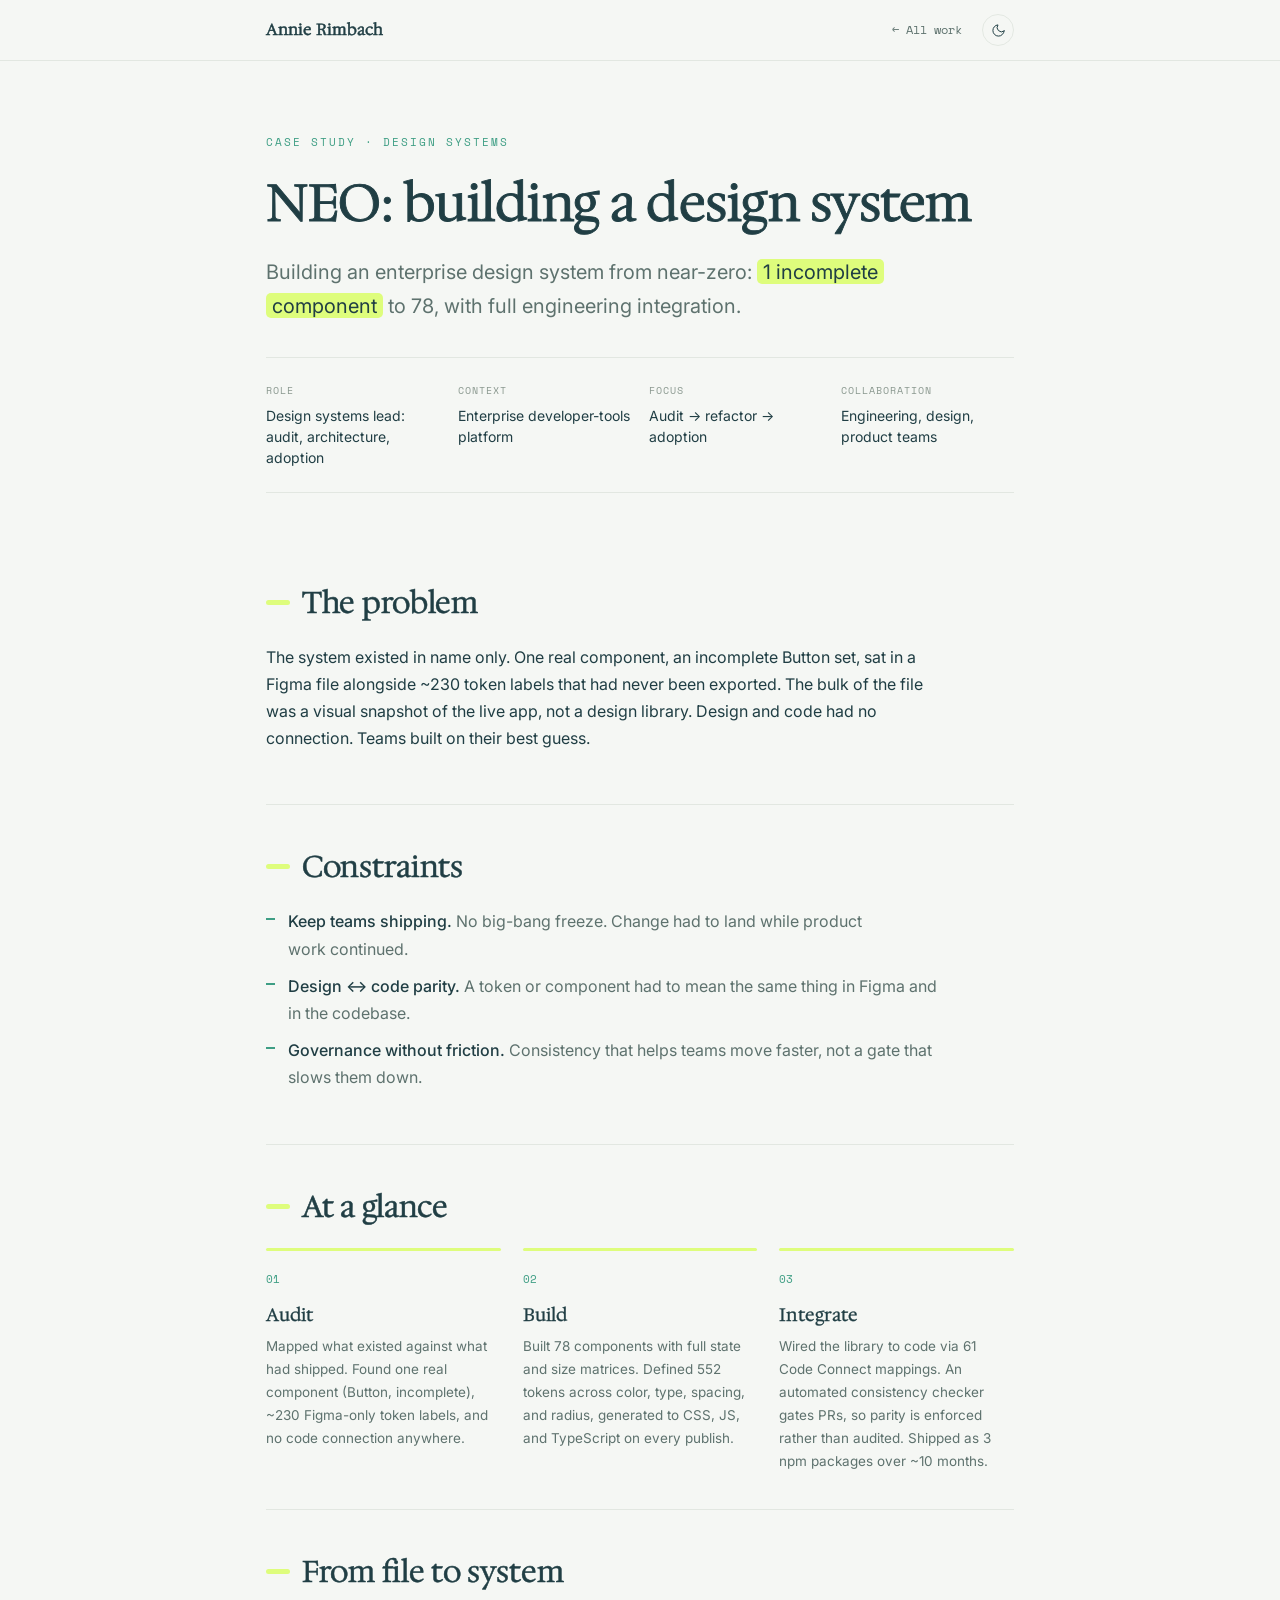
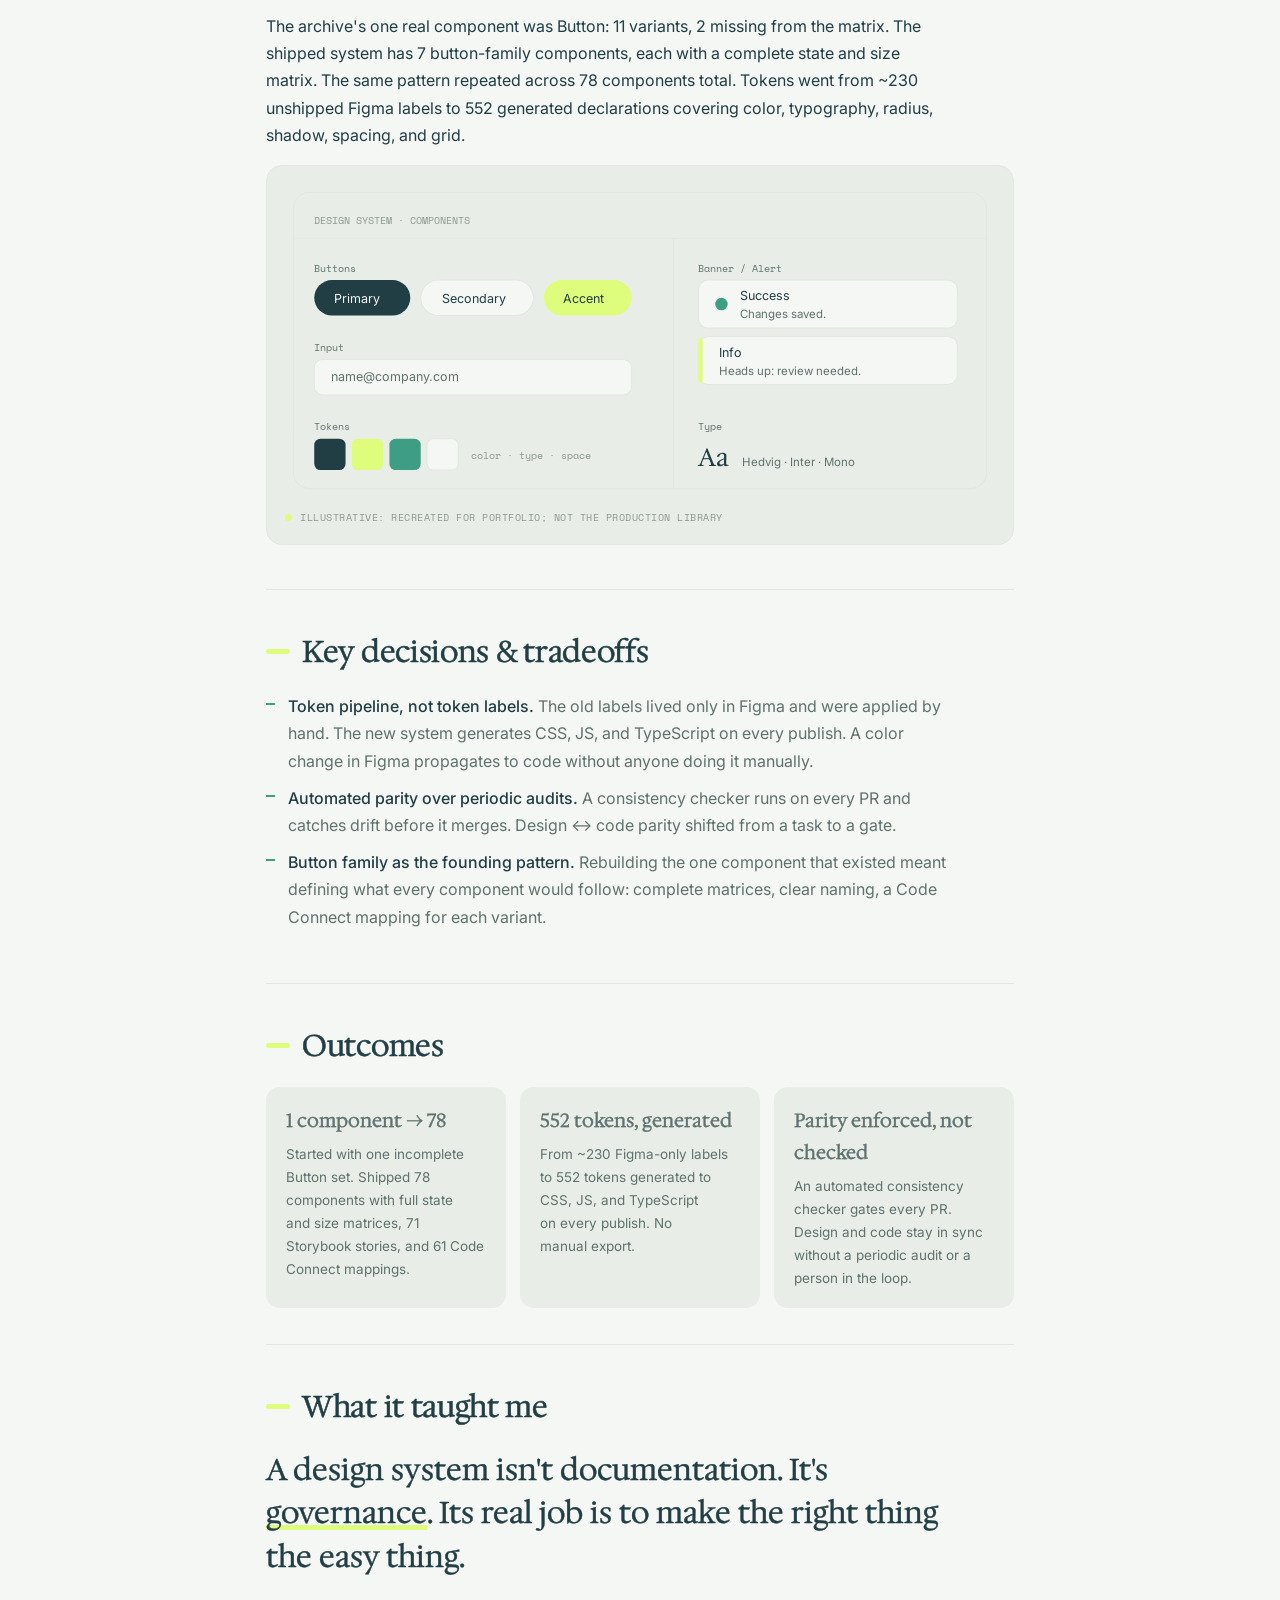
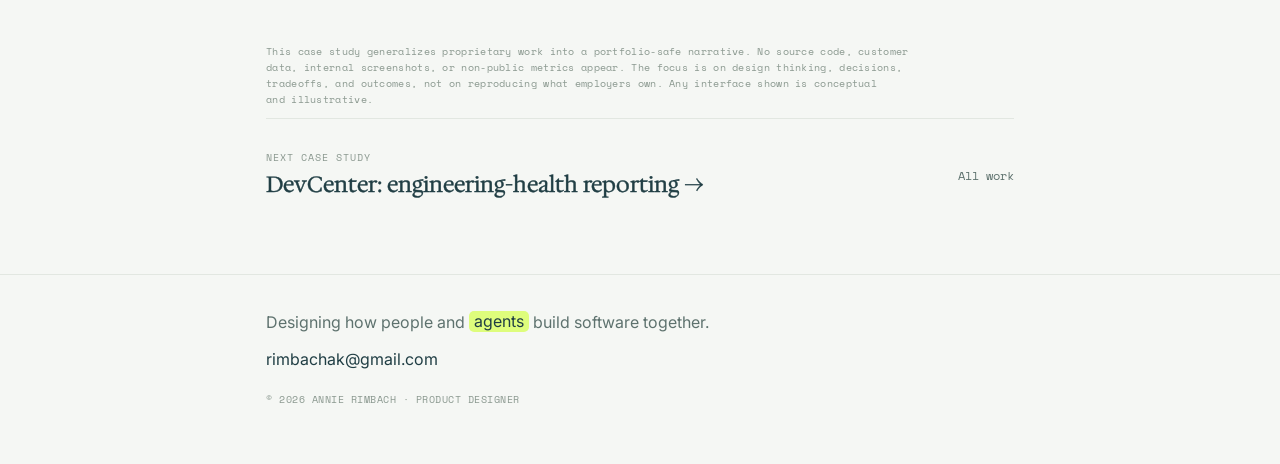
<file: neo.html>
<!DOCTYPE html>
<html lang="en" data-theme="light">
<head>
<meta charset="UTF-8">
<meta name="viewport" content="width=device-width, initial-scale=1.0">
<title>NEO: Building a design system · Annie Rimbach</title>
<meta name="description" content="Case study: building an enterprise design system from near-zero: 1 incomplete component to 78, with 552 generated tokens, automated design-code parity, and full engineering integration.">
<meta name="theme-color" content="#203E44">
<link rel="preconnect" href="https://fonts.googleapis.com">
<link rel="preconnect" href="https://fonts.gstatic.com" crossorigin>
<link href="https://fonts.googleapis.com/css2?family=Hedvig+Letters+Serif&family=Inter:wght@400;500;600&family=Space+Mono:wght@400;700&display=swap" rel="stylesheet">
<link href="case.css" rel="stylesheet">
</head>
<body>

<header>
  <nav>
    <a class="brand" href="index.html">Annie Rimbach</a>
    <div class="navright">
      <a class="back" href="index.html#work">← All work</a>
      <button class="toggle" id="themeToggle" aria-label="Toggle dark mode"><svg viewBox="0 0 24 24" fill="none" stroke="currentColor" stroke-width="1.6" stroke-linecap="round" stroke-linejoin="round"><path d="M21 12.79A9 9 0 1 1 11.21 3 7 7 0 0 0 21 12.79z"/></svg></button>
    </div>
  </nav>
</header>

<main class="wrap">
  <div class="chero">
    <span class="kicker">Case study · Design systems</span>
    <h1>NEO: building a design system</h1>
    <p class="summary">Building an enterprise design system from near-zero: <span class="hl">1 incomplete component</span> to 78, with full engineering integration.</p>
    <div class="metabar">
      <div><div class="k">Role</div><div class="v">Design systems lead: audit, architecture, adoption</div></div>
      <div><div class="k">Context</div><div class="v">Enterprise developer-tools platform</div></div>
      <div><div class="k">Focus</div><div class="v">Audit → refactor → adoption</div></div>
      <div><div class="k">Collaboration</div><div class="v">Engineering, design, product teams</div></div>
    </div>
  </div>

  <div class="cbody">
    <div class="block">
      <div class="shead"><span class="tick"></span><h2>The problem</h2></div>
      <p>The system existed in name only. One real component, an incomplete Button set, sat in a Figma file alongside ~230 token labels that had never been exported. The bulk of the file was a visual snapshot of the live app, not a design library. Design and code had no connection. Teams built on their best guess.</p>
    </div>

    <div class="block">
      <div class="shead"><span class="tick"></span><h2>Constraints</h2></div>
      <ul>
        <li><b>Keep teams shipping.</b> No big-bang freeze. Change had to land while product work continued.</li>
        <li><b>Design ↔ code parity.</b> A token or component had to mean the same thing in Figma and in the codebase.</li>
        <li><b>Governance without friction.</b> Consistency that helps teams move faster, not a gate that slows them down.</li>
      </ul>
    </div>

    <div class="block">
      <div class="shead"><span class="tick"></span><h2>At a glance</h2></div>
      <div class="steps">
        <div class="step s1"><div class="bar"></div><span class="sn">01</span><h3>Audit</h3><p>Mapped what existed against what had shipped. Found one real component (Button, incomplete), ~230 Figma-only token labels, and no code connection anywhere.</p></div>
        <div class="step s2"><div class="bar"></div><span class="sn">02</span><h3>Build</h3><p>Built 78 components with full state and size matrices. Defined 552 tokens across color, type, spacing, and radius, generated to CSS, JS, and TypeScript on every publish.</p></div>
        <div class="step s3"><div class="bar"></div><span class="sn">03</span><h3>Integrate</h3><p>Wired the library to code via 61 Code Connect mappings. An automated consistency checker gates PRs, so parity is enforced rather than audited. Shipped as 3 npm packages over ~10 months.</p></div>
      </div>
    </div>

    <div class="block">
      <div class="shead"><span class="tick"></span><h2>From file to system</h2></div>
      <p>The archive's one real component was Button: 11 variants, 2 missing from the matrix. The shipped system has 7 button-family components, each with a complete state and size matrix. The same pattern repeated across 78 components total. Tokens went from ~230 unshipped Figma labels to 552 generated declarations covering color, typography, radius, shadow, spacing, and grid.</p>
      <div class="illus">
        <svg class="ill" viewBox="0 0 680 300" role="img" aria-label="Illustrative design-system component sheet: buttons, input, banners, tokens, and type">
          <rect class="win" x="8" y="8" width="664" height="284" rx="16"/>
          <text class="mono mut2 s10" x="28" y="38">DESIGN SYSTEM · COMPONENTS</text>
          <line class="ln" x1="8" y1="52" x2="672" y2="52"/>
          <line class="ln" x1="372" y1="52" x2="372" y2="292"/>
          <text class="mono mut s10" x="28" y="84">Buttons</text>
          <rect class="ink" x="28" y="92" width="92" height="34" rx="17"/><text class="bgp" x="47" y="114">Primary</text>
          <rect class="bg" x="130" y="92" width="108" height="34" rx="17"/><text class="ink" x="150" y="114">Secondary</text>
          <rect class="limef" x="248" y="92" width="84" height="34" rx="17"/><text class="dk" x="266" y="114">Accent</text>
          <text class="mono mut s10" x="28" y="160">Input</text>
          <rect class="bg" x="28" y="168" width="304" height="34" rx="8"/><text class="mut" x="44" y="189">name@company.com</text>
          <text class="mono mut s10" x="28" y="236">Tokens</text>
          <rect class="dk" x="28" y="244" width="30" height="30" rx="6"/>
          <rect class="limef" x="64" y="244" width="30" height="30" rx="6"/>
          <rect class="nodef" x="100" y="244" width="30" height="30" rx="6"/>
          <rect class="bg" x="136" y="244" width="30" height="30" rx="6"/>
          <text class="mono mut2 s10" x="178" y="263">color · type · space</text>
          <text class="mono mut s10" x="396" y="84">Banner / Alert</text>
          <rect class="bg" x="396" y="92" width="248" height="46" rx="9"/>
          <circle class="nodef" cx="418" cy="115" r="6"/>
          <text class="ink" x="436" y="111">Success</text><text class="mut s11" x="436" y="128">Changes saved.</text>
          <rect class="bg" x="396" y="146" width="248" height="46" rx="9"/>
          <rect class="limef" x="396" y="148" width="4" height="42"/>
          <text class="ink" x="416" y="166">Info</text><text class="mut s11" x="416" y="183">Heads up: review needed.</text>
          <text class="mono mut s10" x="396" y="236">Type</text>
          <text class="h ink" x="396" y="270" style="font-size:24px">Aa</text>
          <text class="mut s11" x="438" y="270">Hedvig · Inter · Mono</text>
        </svg>
        <div class="cap">Illustrative: recreated for portfolio; not the production library</div>
      </div>
    </div>

    <div class="block">
      <div class="shead"><span class="tick"></span><h2>Key decisions &amp; tradeoffs</h2></div>
      <ul>
        <li><b>Token pipeline, not token labels.</b> The old labels lived only in Figma and were applied by hand. The new system generates CSS, JS, and TypeScript on every publish. A color change in Figma propagates to code without anyone doing it manually.</li>
        <li><b>Automated parity over periodic audits.</b> A consistency checker runs on every PR and catches drift before it merges. Design ↔ code parity shifted from a task to a gate.</li>
        <li><b>Button family as the founding pattern.</b> Rebuilding the one component that existed meant defining what every component would follow: complete matrices, clear naming, a Code Connect mapping for each variant.</li>
      </ul>
    </div>

    <div class="block">
      <div class="shead"><span class="tick"></span><h2>Outcomes</h2></div>
      <div class="outcomes">
        <div class="oc"><p class="ot">1 component → 78</p><p>Started with one incomplete Button set. Shipped 78 components with full state and size matrices, 71 Storybook stories, and 61 Code Connect mappings.</p></div>
        <div class="oc"><p class="ot">552 tokens, generated</p><p>From ~230 Figma-only labels to 552 tokens generated to CSS, JS, and TypeScript on every publish. No manual export.</p></div>
        <div class="oc"><p class="ot">Parity enforced, not checked</p><p>An automated consistency checker gates every PR. Design and code stay in sync without a periodic audit or a person in the loop.</p></div>
      </div>
    </div>

    <div class="block">
      <div class="shead"><span class="tick"></span><h2>What it taught me</h2></div>
      <p class="pull">A design system isn't documentation. It's <span class="uline">governance</span>. Its real job is to make the right thing the easy thing.</p>
    </div>

    <p class="safe-note">This case study generalizes proprietary work into a portfolio-safe narrative. No source code, customer data, internal screenshots, or non-public metrics appear. The focus is on design thinking, decisions, tradeoffs, and outcomes, not on reproducing what employers own. Any interface shown is conceptual and illustrative.</p>

    <div class="nextnav">
      <div><div class="lbl">Next case study</div><a href="devcenter.html"><span class="t">DevCenter: engineering-health reporting →</span></a></div>
      <a class="back" href="index.html#work">All work</a>
    </div>
  </div>
</main>

<footer>
  <div class="wrap">
    <div>Designing how people and <span class="hl">agents</span> build software together.</div>
    <div style="margin-top:10px"><a href="mailto:rimbachak@gmail.com">rimbachak@gmail.com</a></div>
    <div class="fmeta">© 2026 Annie Rimbach · Product designer</div>
  </div>
</footer>

<script src="case.js"></script>
</body>
</html>
</file>
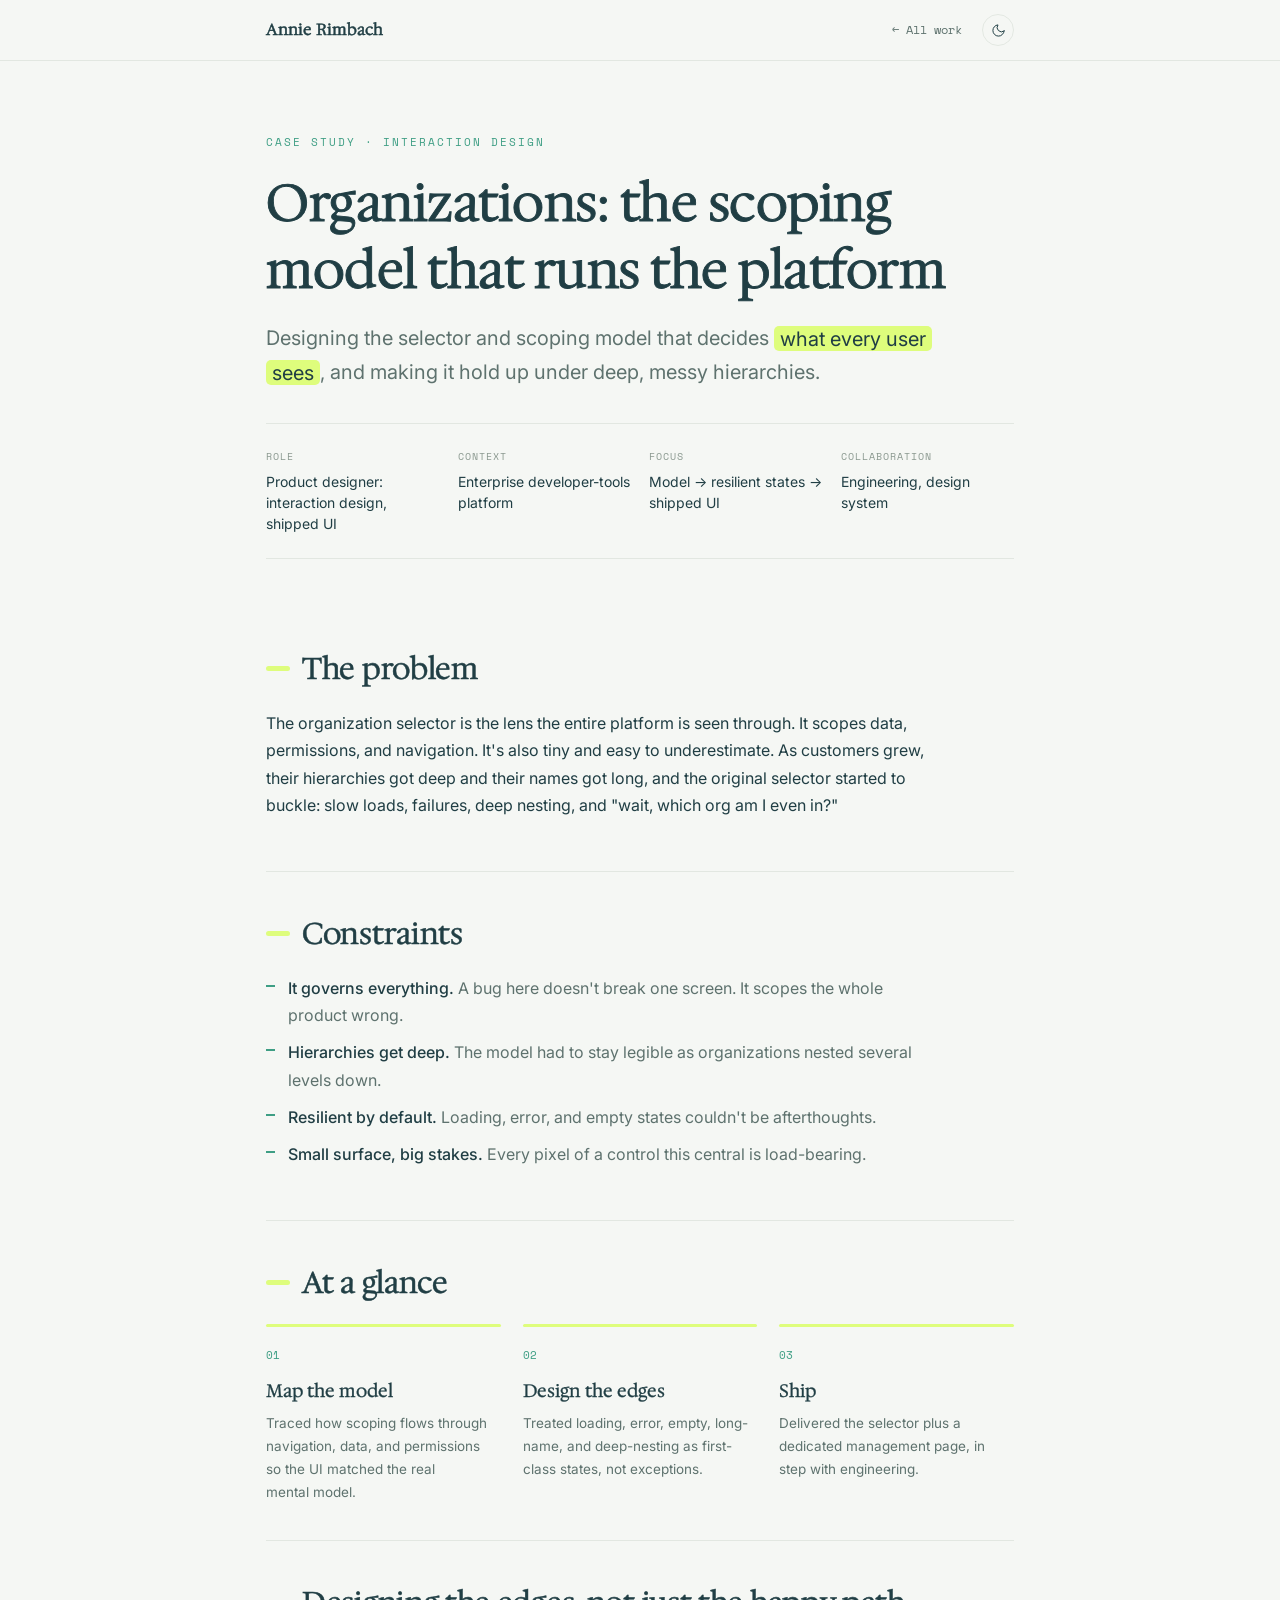
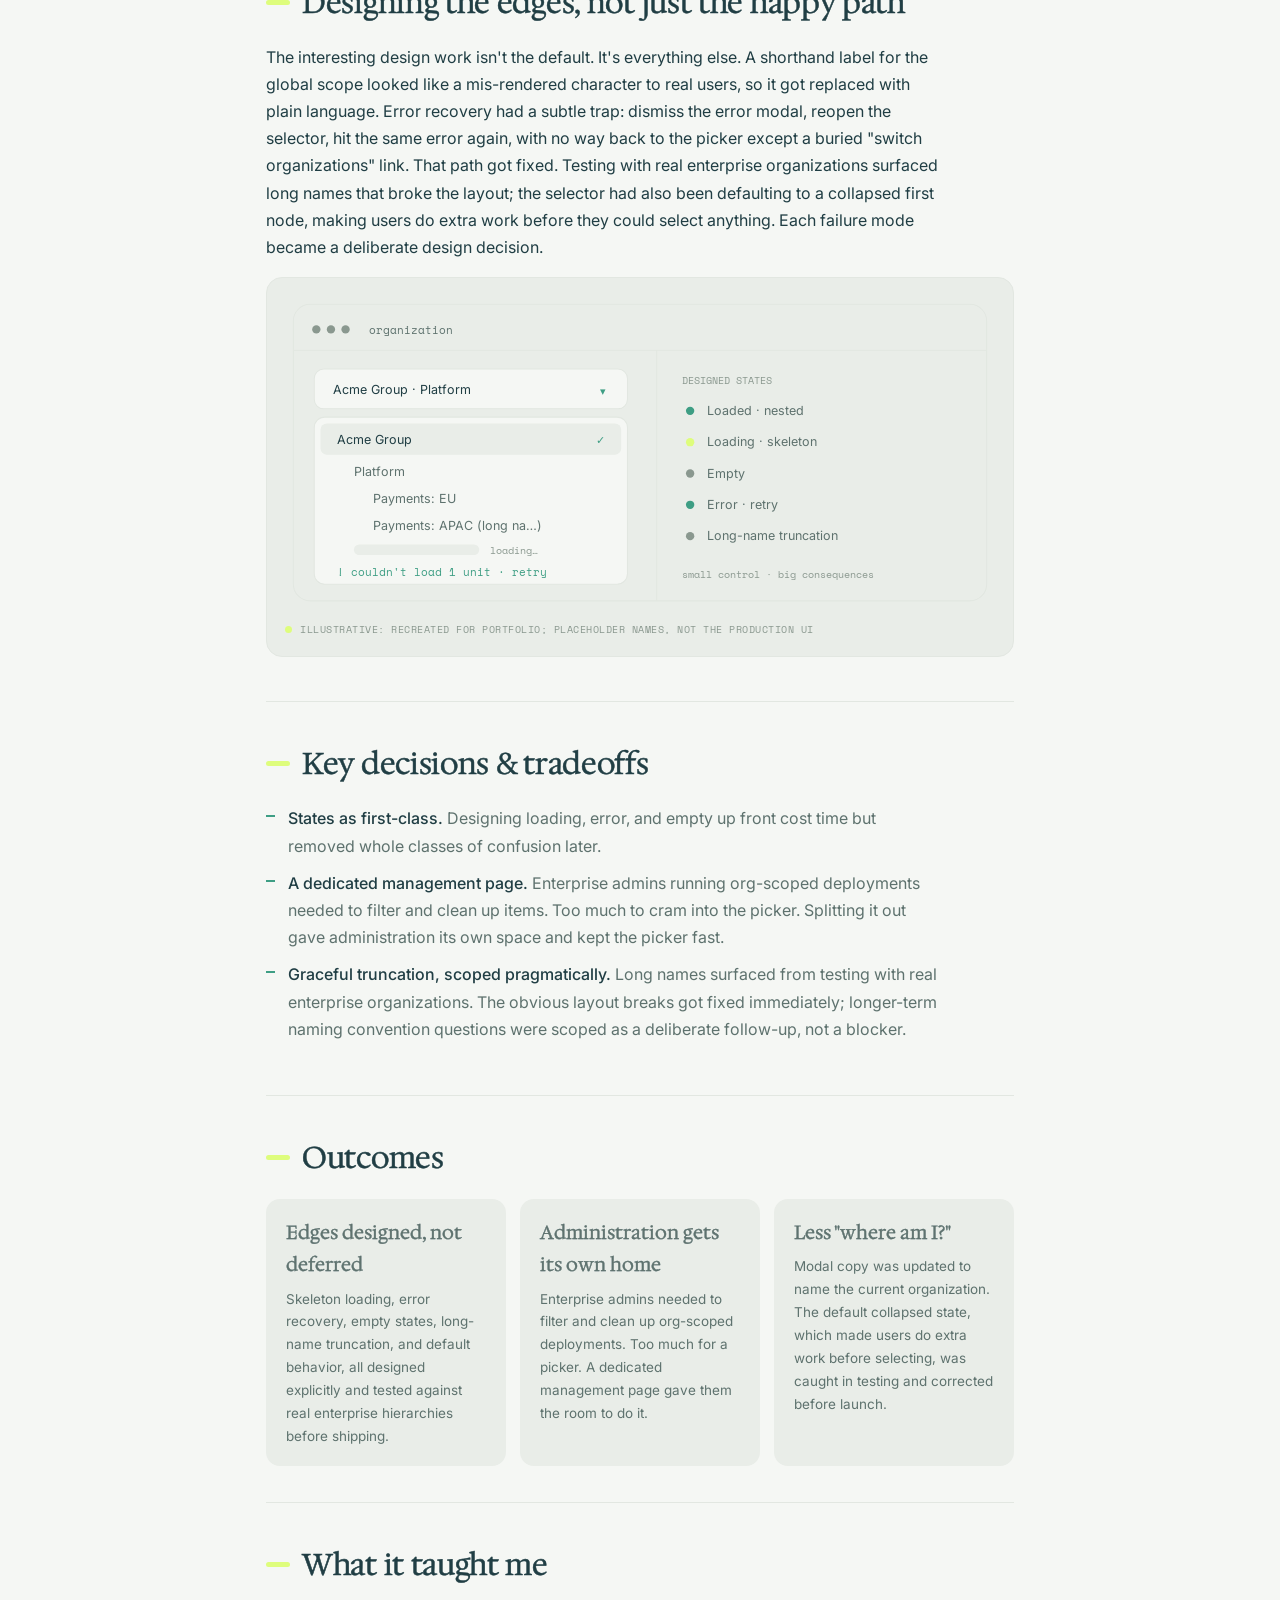
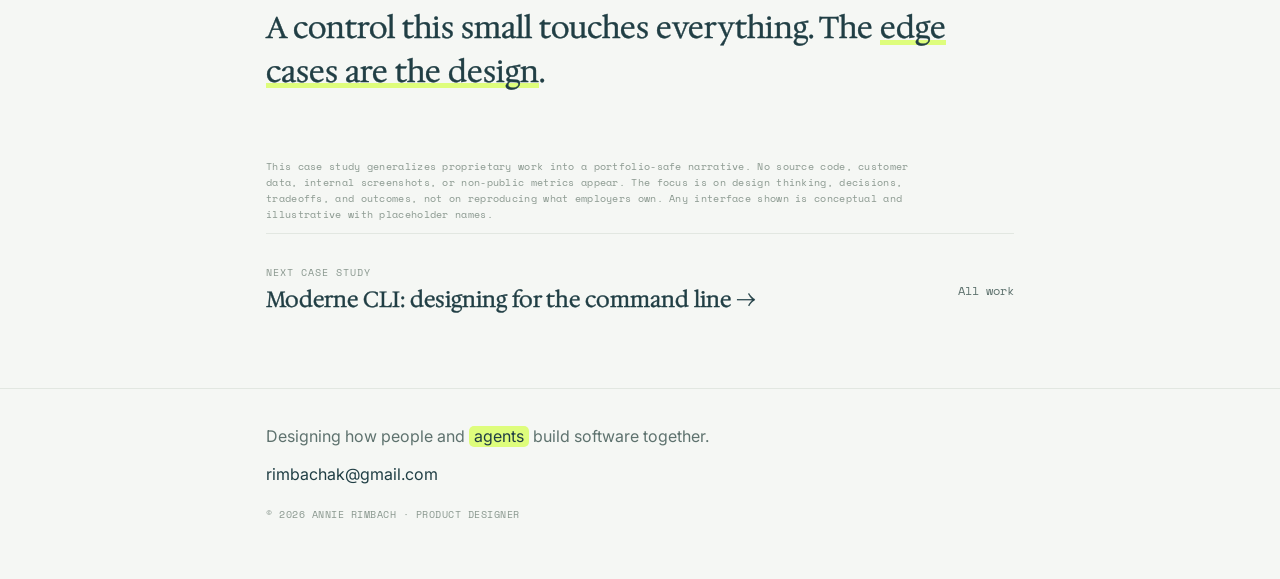
<file: organizations.html>
<!DOCTYPE html>
<html lang="en" data-theme="light">
<head>
<meta charset="UTF-8">
<meta name="viewport" content="width=device-width, initial-scale=1.0">
<title>Organizations: The scoping model that runs the platform · Annie Rimbach</title>
<meta name="description" content="Case study: designing the organization selector and scoping model that governs an enterprise platform, and making it resilient to deep hierarchies and edge cases.">
<meta name="theme-color" content="#203E44">
<link rel="preconnect" href="https://fonts.googleapis.com">
<link rel="preconnect" href="https://fonts.gstatic.com" crossorigin>
<link href="https://fonts.googleapis.com/css2?family=Hedvig+Letters+Serif&family=Inter:wght@400;500;600&family=Space+Mono:wght@400;700&display=swap" rel="stylesheet">
<link href="case.css" rel="stylesheet">
</head>
<body>

<header>
  <nav>
    <a class="brand" href="index.html">Annie Rimbach</a>
    <div class="navright">
      <a class="back" href="index.html#work">← All work</a>
      <button class="toggle" id="themeToggle" aria-label="Toggle dark mode"><svg viewBox="0 0 24 24" fill="none" stroke="currentColor" stroke-width="1.6" stroke-linecap="round" stroke-linejoin="round"><path d="M21 12.79A9 9 0 1 1 11.21 3 7 7 0 0 0 21 12.79z"/></svg></button>
    </div>
  </nav>
</header>

<main class="wrap">
  <div class="chero">
    <span class="kicker">Case study · Interaction design</span>
    <h1>Organizations: the scoping model that runs the platform</h1>
    <p class="summary">Designing the selector and scoping model that decides <span class="hl">what every user sees</span>, and making it hold up under deep, messy hierarchies.</p>
    <div class="metabar">
      <div><div class="k">Role</div><div class="v">Product designer: interaction design, shipped UI</div></div>
      <div><div class="k">Context</div><div class="v">Enterprise developer-tools platform</div></div>
      <div><div class="k">Focus</div><div class="v">Model → resilient states → shipped UI</div></div>
      <div><div class="k">Collaboration</div><div class="v">Engineering, design system</div></div>
    </div>
  </div>

  <div class="cbody">
    <div class="block">
      <div class="shead"><span class="tick"></span><h2>The problem</h2></div>
      <p>The organization selector is the lens the entire platform is seen through. It scopes data, permissions, and navigation. It's also tiny and easy to underestimate. As customers grew, their hierarchies got deep and their names got long, and the original selector started to buckle: slow loads, failures, deep nesting, and "wait, which org am I even in?"</p>
    </div>

    <div class="block">
      <div class="shead"><span class="tick"></span><h2>Constraints</h2></div>
      <ul>
        <li><b>It governs everything.</b> A bug here doesn't break one screen. It scopes the whole product wrong.</li>
        <li><b>Hierarchies get deep.</b> The model had to stay legible as organizations nested several levels down.</li>
        <li><b>Resilient by default.</b> Loading, error, and empty states couldn't be afterthoughts.</li>
        <li><b>Small surface, big stakes.</b> Every pixel of a control this central is load-bearing.</li>
      </ul>
    </div>

    <div class="block">
      <div class="shead"><span class="tick"></span><h2>At a glance</h2></div>
      <div class="steps">
        <div class="step s1"><div class="bar"></div><span class="sn">01</span><h3>Map the model</h3><p>Traced how scoping flows through navigation, data, and permissions so the UI matched the real mental model.</p></div>
        <div class="step s2"><div class="bar"></div><span class="sn">02</span><h3>Design the edges</h3><p>Treated loading, error, empty, long-name, and deep-nesting as first-class states, not exceptions.</p></div>
        <div class="step s3"><div class="bar"></div><span class="sn">03</span><h3>Ship</h3><p>Delivered the selector plus a dedicated management page, in step with engineering.</p></div>
      </div>
    </div>

    <div class="block">
      <div class="shead"><span class="tick"></span><h2>Designing the edges, not just the happy path</h2></div>
      <p>The interesting design work isn't the default. It's everything else. A shorthand label for the global scope looked like a mis-rendered character to real users, so it got replaced with plain language. Error recovery had a subtle trap: dismiss the error modal, reopen the selector, hit the same error again, with no way back to the picker except a buried "switch organizations" link. That path got fixed. Testing with real enterprise organizations surfaced long names that broke the layout; the selector had also been defaulting to a collapsed first node, making users do extra work before they could select anything. Each failure mode became a deliberate design decision.</p>
      <div class="illus">
        <svg class="ill" viewBox="0 0 680 300" role="img" aria-label="Illustrative organization selector showing a nested hierarchy plus the designed loading, error, empty, and truncation states">
          <rect class="win" x="8" y="8" width="664" height="284" rx="16"/>
          <circle class="mut2" cx="30" cy="32" r="4"/><circle class="mut2" cx="44" cy="32" r="4"/><circle class="mut2" cx="58" cy="32" r="4"/>
          <text class="mono mut" x="80" y="36">organization</text>
          <line class="ln" x1="8" y1="52" x2="672" y2="52"/>
          <line class="ln" x1="356" y1="52" x2="356" y2="292"/>
          <rect class="bg" x="28" y="70" width="300" height="38" rx="9"/>
          <text class="ink" x="46" y="94">Acme Group · Platform</text>
          <text class="mono nodef" x="302" y="95">▾</text>
          <rect class="bg" x="28" y="116" width="300" height="160" rx="10"/>
          <rect class="surf" x="34" y="122" width="288" height="30" rx="6"/>
          <text class="ink" x="50" y="142">Acme Group</text>
          <text class="nodef mono" x="298" y="142">✓</text>
          <text class="mut" x="66" y="172">Platform</text>
          <text class="mut" x="84" y="198">Payments: EU</text>
          <text class="mut" x="84" y="224">Payments: APAC (long na…)</text>
          <rect class="surf" x="66" y="238" width="120" height="10" rx="5"/>
          <text class="mono mut2 s10" x="196" y="247">loading…</text>
          <text class="mono" x="50" y="268" style="fill:var(--node)">! couldn't load 1 unit · retry</text>
          <text class="mono mut2 s10" x="380" y="84">DESIGNED STATES</text>
          <circle class="nodef" cx="388" cy="110" r="4"/><text class="mut" x="404" y="114">Loaded · nested</text>
          <circle class="limef" cx="388" cy="140" r="4"/><text class="mut" x="404" y="144">Loading · skeleton</text>
          <circle class="mut2" cx="388" cy="170" r="4"/><text class="mut" x="404" y="174">Empty</text>
          <circle cx="388" cy="200" r="4" style="fill:var(--node)"/><text class="mut" x="404" y="204">Error · retry</text>
          <circle class="mut2" cx="388" cy="230" r="4"/><text class="mut" x="404" y="234">Long-name truncation</text>
          <text class="mono mut2 s10" x="380" y="270">small control · big consequences</text>
        </svg>
        <div class="cap">Illustrative: recreated for portfolio; placeholder names, not the production UI</div>
      </div>
    </div>

    <div class="block">
      <div class="shead"><span class="tick"></span><h2>Key decisions &amp; tradeoffs</h2></div>
      <ul>
        <li><b>States as first-class.</b> Designing loading, error, and empty up front cost time but removed whole classes of confusion later.</li>
        <li><b>A dedicated management page.</b> Enterprise admins running org-scoped deployments needed to filter and clean up items. Too much to cram into the picker. Splitting it out gave administration its own space and kept the picker fast.</li>
        <li><b>Graceful truncation, scoped pragmatically.</b> Long names surfaced from testing with real enterprise organizations. The obvious layout breaks got fixed immediately; longer-term naming convention questions were scoped as a deliberate follow-up, not a blocker.</li>
      </ul>
    </div>

    <div class="block">
      <div class="shead"><span class="tick"></span><h2>Outcomes</h2></div>
      <div class="outcomes">
        <div class="oc"><p class="ot">Edges designed, not deferred</p><p>Skeleton loading, error recovery, empty states, long-name truncation, and default behavior, all designed explicitly and tested against real enterprise hierarchies before shipping.</p></div>
        <div class="oc"><p class="ot">Administration gets its own home</p><p>Enterprise admins needed to filter and clean up org-scoped deployments. Too much for a picker. A dedicated management page gave them the room to do it.</p></div>
        <div class="oc"><p class="ot">Less "where am I?"</p><p>Modal copy was updated to name the current organization. The default collapsed state, which made users do extra work before selecting, was caught in testing and corrected before launch.</p></div>
      </div>
    </div>

    <div class="block">
      <div class="shead"><span class="tick"></span><h2>What it taught me</h2></div>
      <p class="pull">A control this small touches everything. The <span class="uline">edge cases are the design</span>.</p>
    </div>

    <p class="safe-note">This case study generalizes proprietary work into a portfolio-safe narrative. No source code, customer data, internal screenshots, or non-public metrics appear. The focus is on design thinking, decisions, tradeoffs, and outcomes, not on reproducing what employers own. Any interface shown is conceptual and illustrative with placeholder names.</p>

    <div class="nextnav">
      <div><div class="lbl">Next case study</div><a href="cli.html"><span class="t">Moderne CLI: designing for the command line →</span></a></div>
      <a class="back" href="index.html#work">All work</a>
    </div>
  </div>
</main>

<footer>
  <div class="wrap">
    <div>Designing how people and <span class="hl">agents</span> build software together.</div>
    <div style="margin-top:10px"><a href="mailto:rimbachak@gmail.com">rimbachak@gmail.com</a></div>
    <div class="fmeta">© 2026 Annie Rimbach · Product designer</div>
  </div>
</footer>

<script src="case.js"></script>
</body>
</html>
</file>
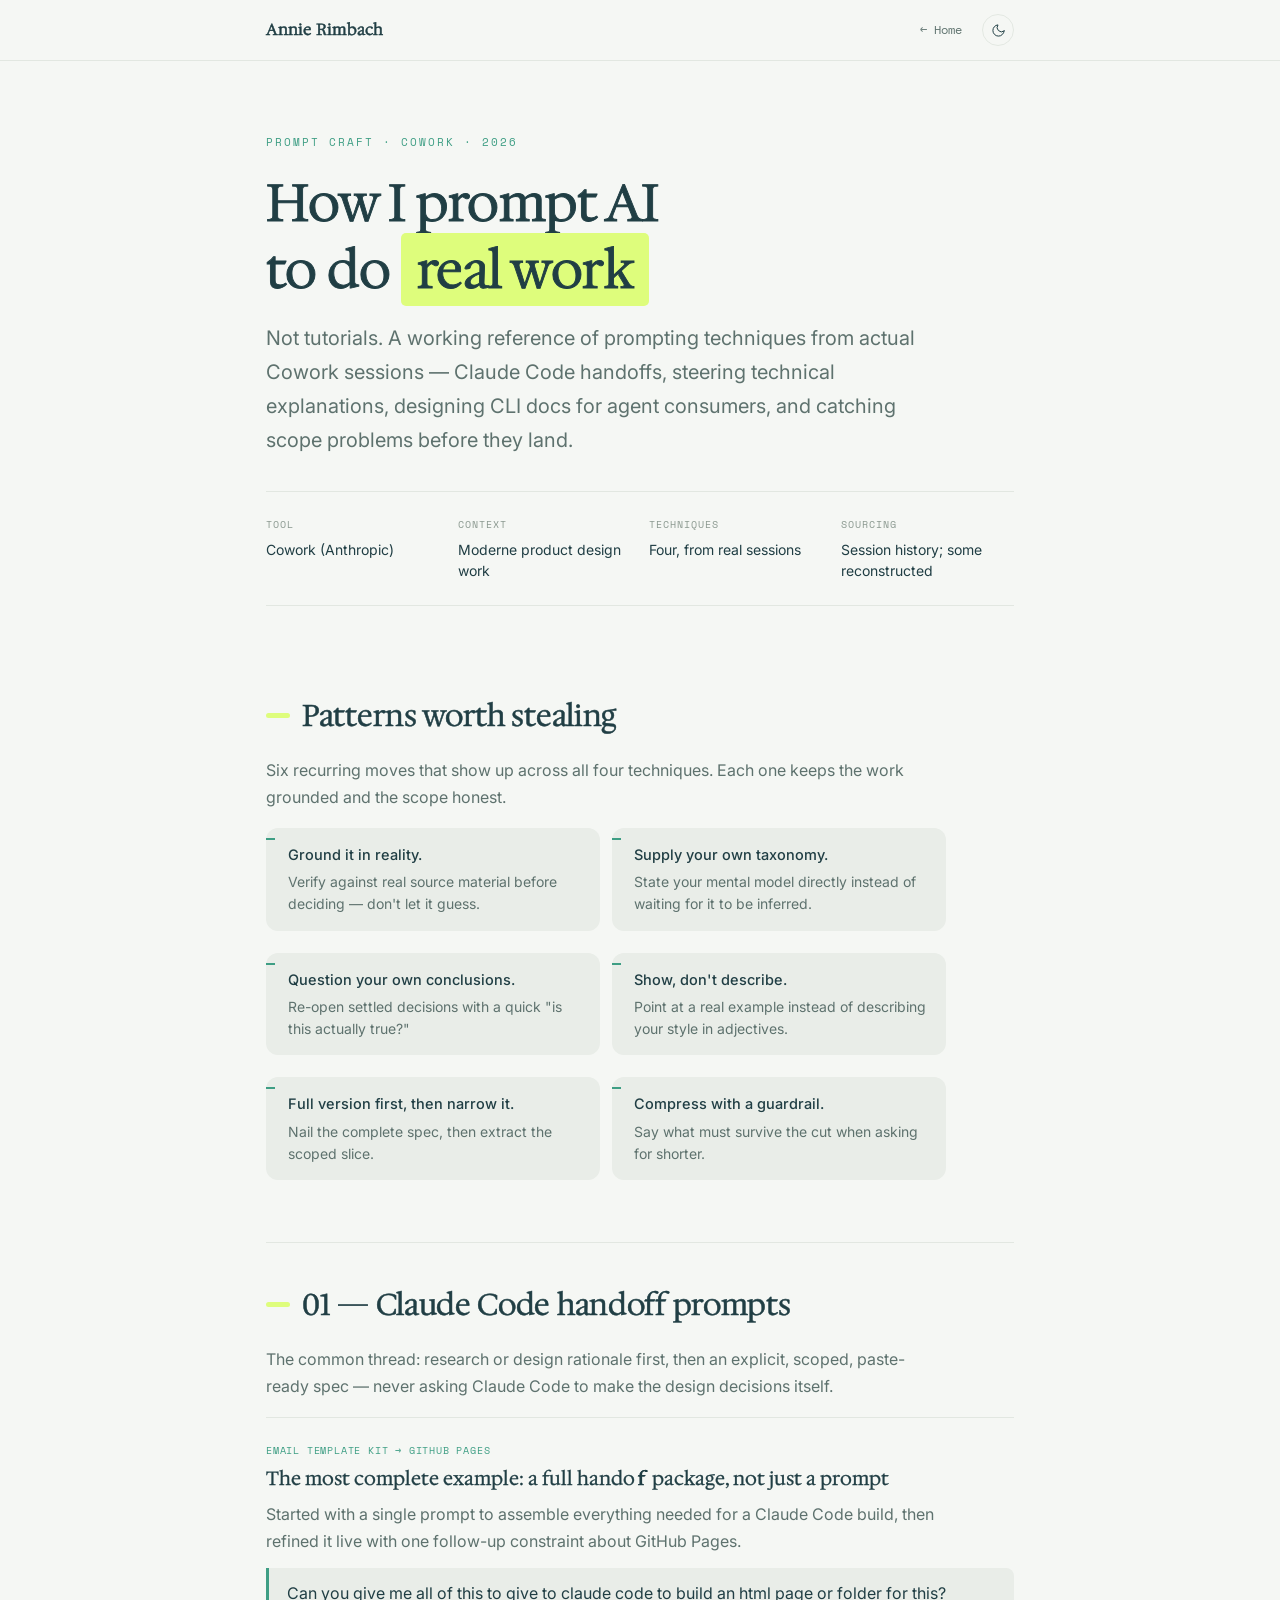
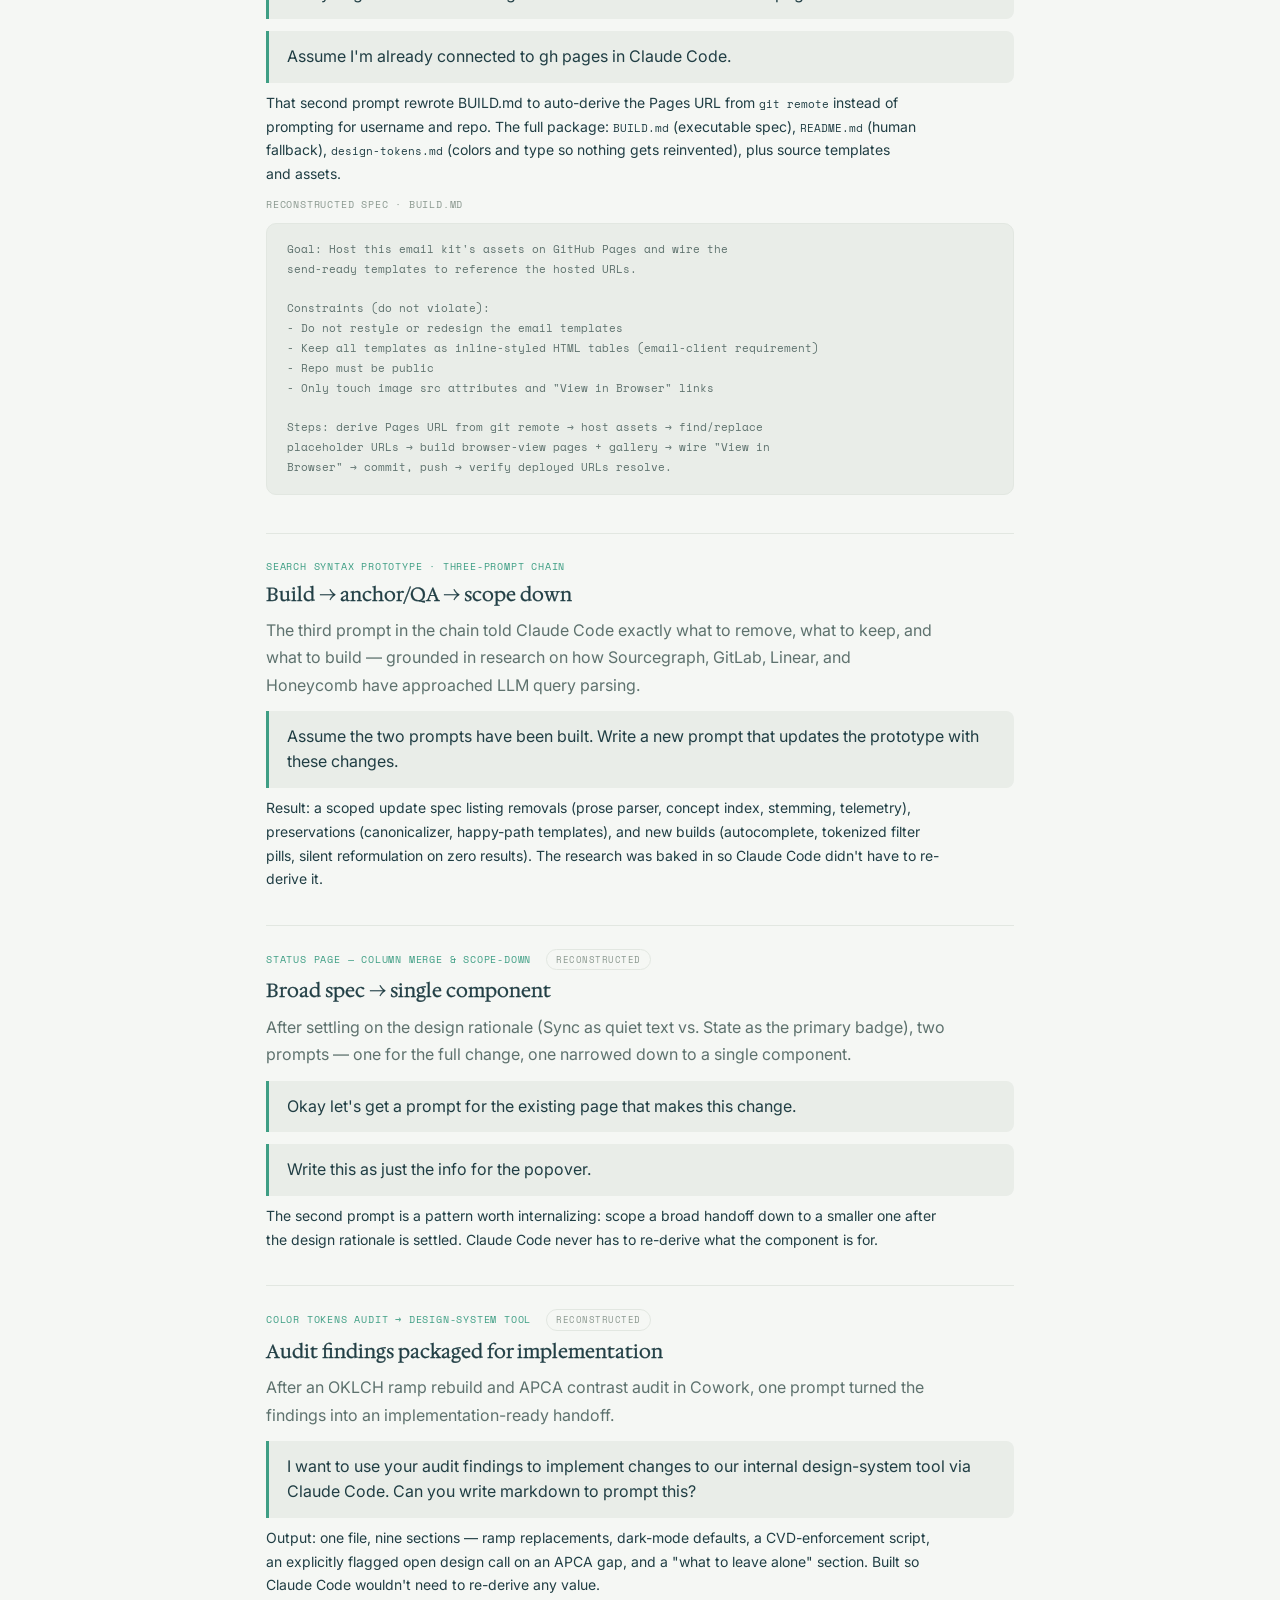
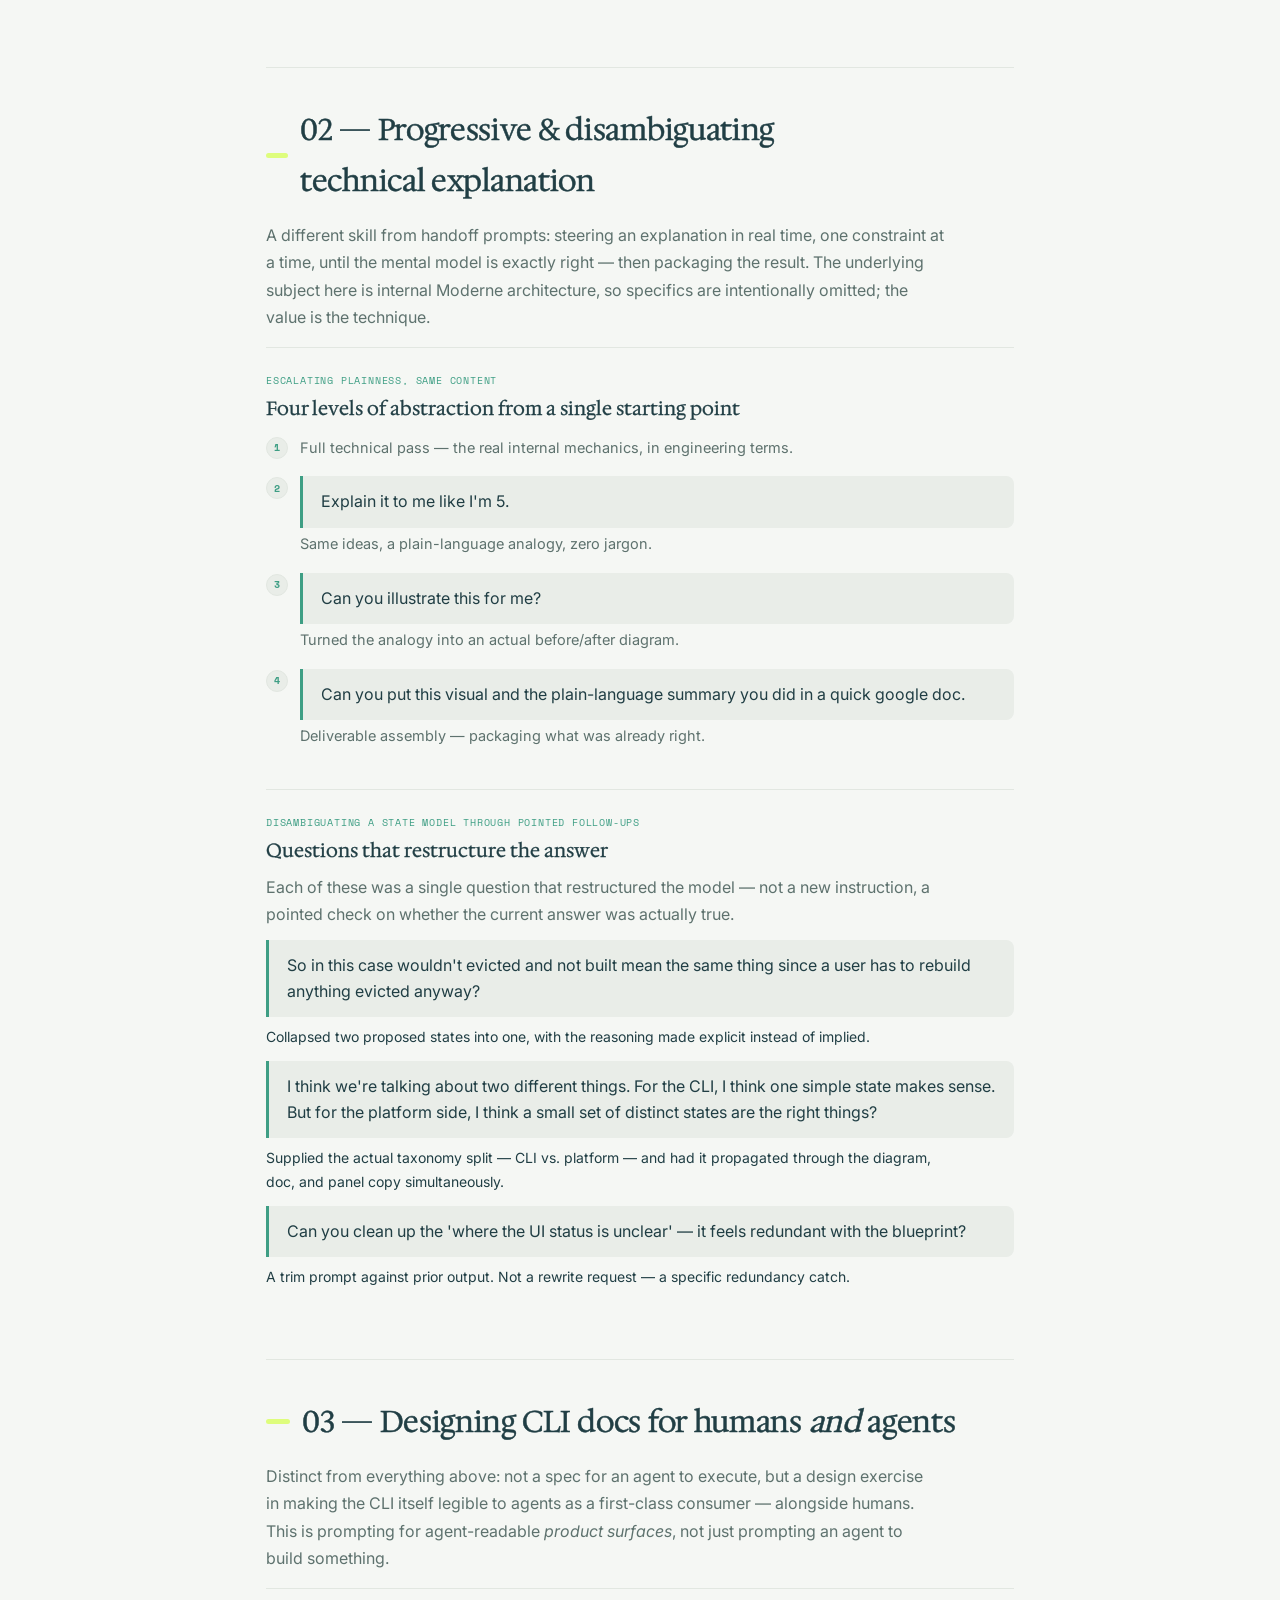
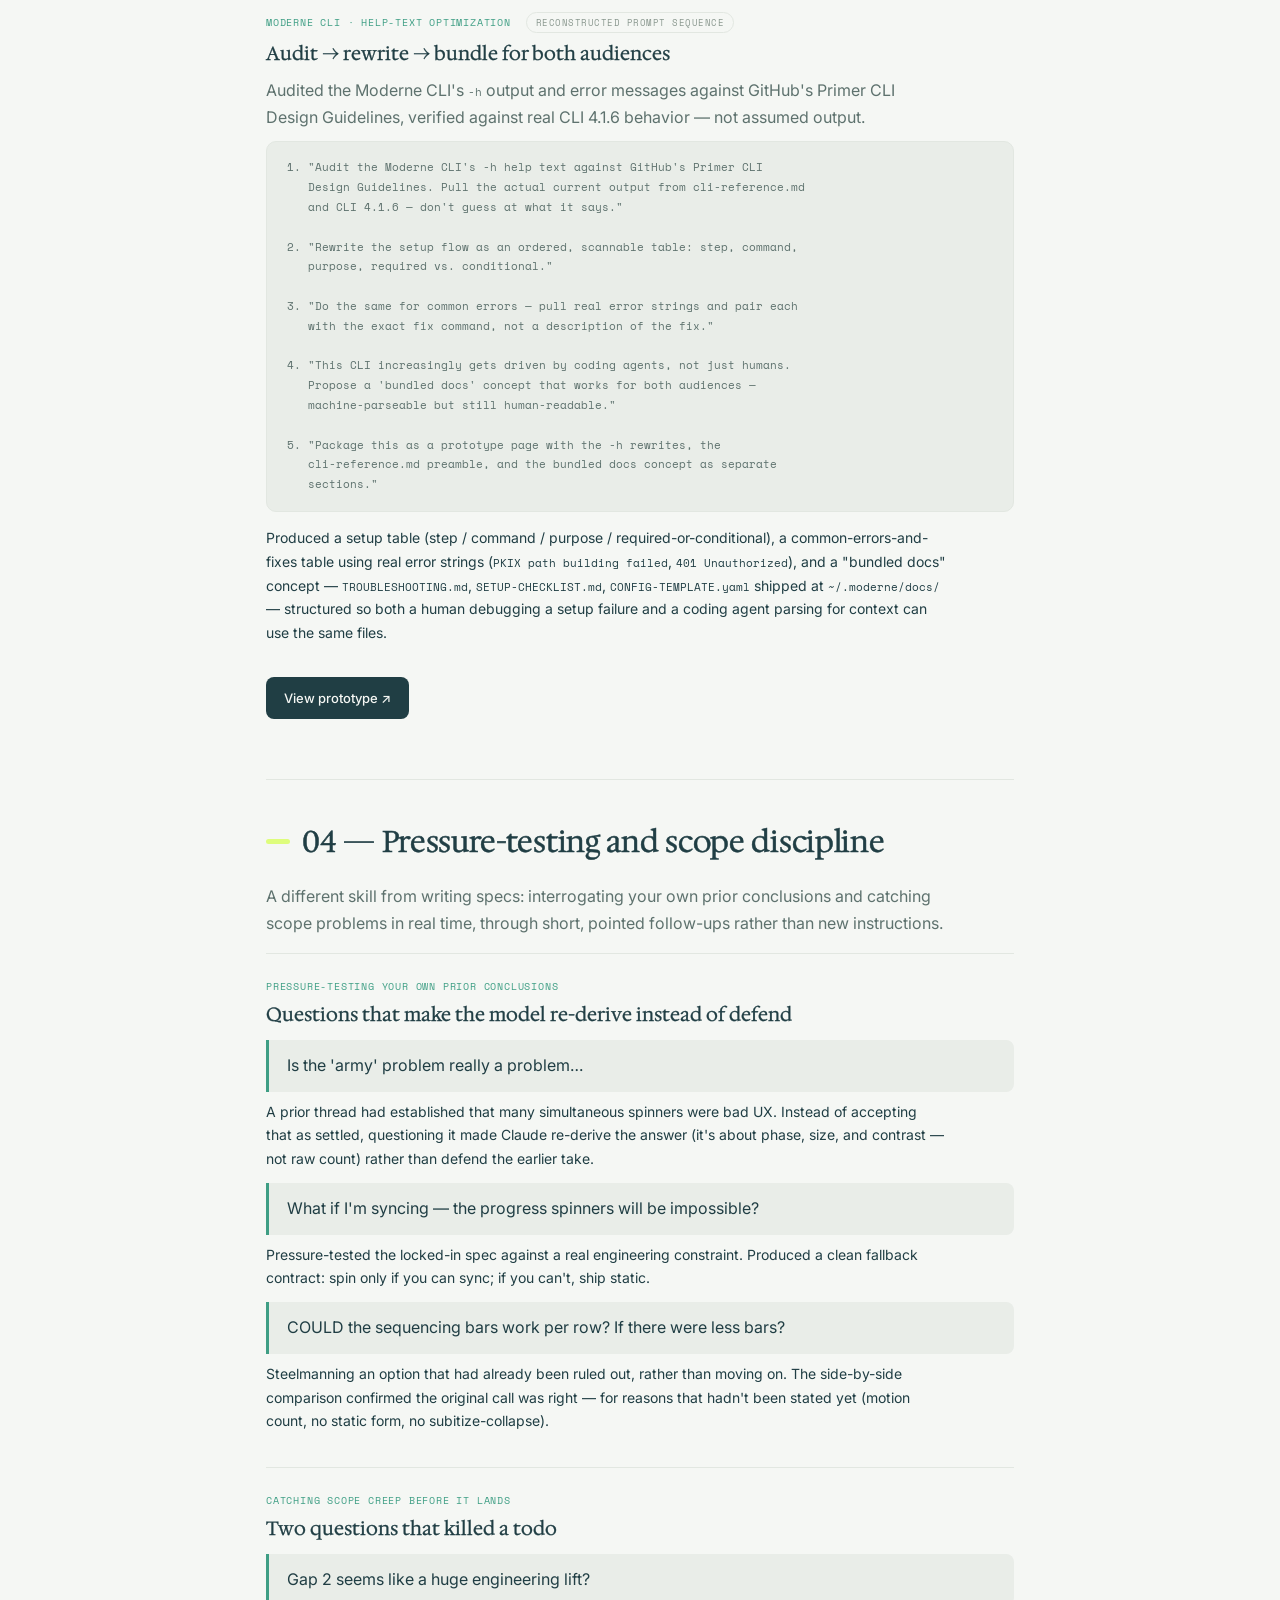
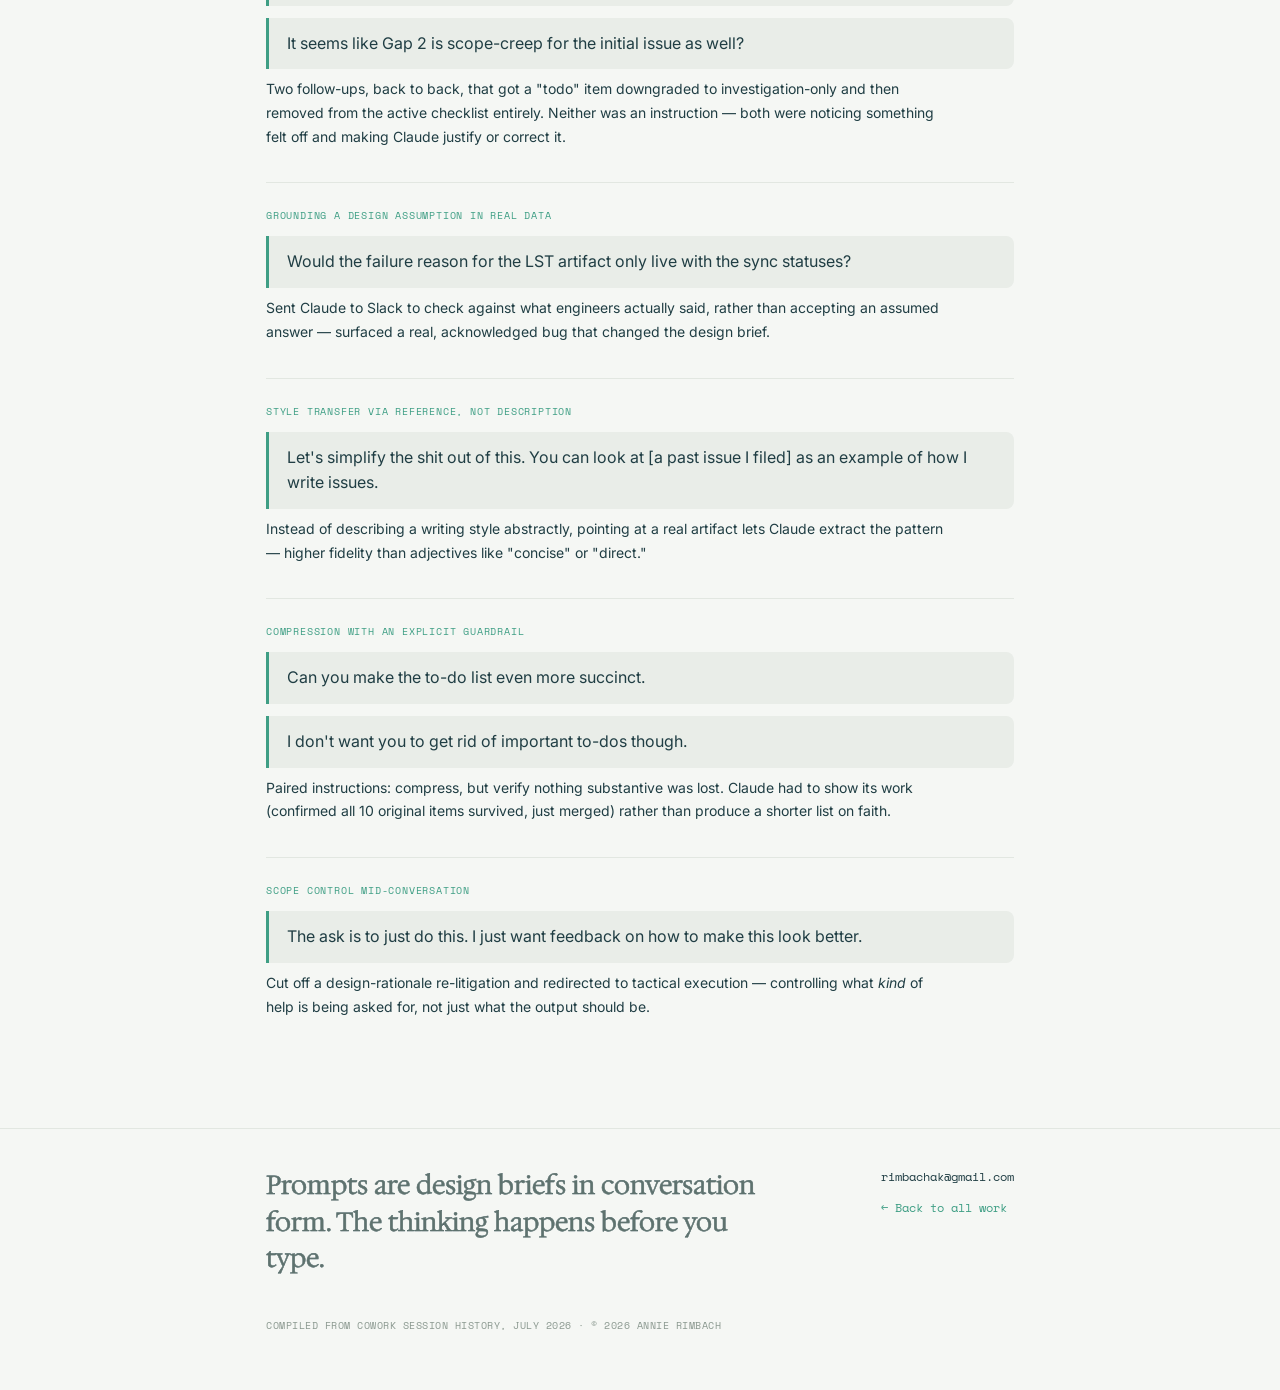
<file: prompts.html>
<!DOCTYPE html>
<html lang="en" data-theme="light">
<head>
<meta charset="UTF-8">
<meta name="viewport" content="width=device-width, initial-scale=1.0">
<title>Prompt craft — how I work with AI · Annie Rimbach</title>
<meta name="description" content="A working reference of AI prompting techniques from real Cowork sessions: Claude Code handoffs, steering technical explanations, designing CLI docs for agent consumers, and catching scope problems before they land.">
<meta name="theme-color" content="#203E44">
<link rel="preconnect" href="https://fonts.googleapis.com">
<link rel="preconnect" href="https://fonts.gstatic.com" crossorigin>
<link href="https://fonts.googleapis.com/css2?family=Hedvig+Letters+Serif&family=Inter:wght@400;500;600&family=Space+Mono:wght@400;700&display=swap" rel="stylesheet">
<link href="case.css" rel="stylesheet">
<style>
  /* Prompt block */
  .pquote {
    background: var(--surface);
    border-left: 3px solid var(--node);
    border-radius: 0 8px 8px 0;
    padding: 13px 18px;
    margin: 12px 0 8px;
    font-size: 16px;
    color: var(--ink);
    line-height: 1.6;
  }
  /* Spec / code block */
  .pcode {
    background: var(--surface);
    border: 0.5px solid var(--line);
    border-radius: 10px;
    padding: 16px 20px;
    font-family: 'Space Mono', monospace;
    font-size: 11px;
    line-height: 1.8;
    white-space: pre-wrap;
    color: var(--muted);
    margin: 10px 0 14px;
    overflow-x: auto;
  }
  /* Section label above example */
  .ptag {
    font-family: 'Space Mono', monospace;
    font-size: 10px;
    letter-spacing: 0.8px;
    text-transform: uppercase;
    color: var(--node);
    margin: 0 0 8px;
    display: block;
  }
  /* Inline "reconstructed" badge */
  .recon {
    font-family: 'Space Mono', monospace;
    font-size: 9px;
    text-transform: uppercase;
    letter-spacing: 0.5px;
    color: var(--muted2);
    border: 0.5px solid var(--line);
    border-radius: 20px;
    padding: 2px 9px;
    display: inline-block;
    vertical-align: middle;
    margin-left: 8px;
    position: relative;
    top: -1px;
  }
  /* Sub-example container */
  .example {
    padding: 24px 0;
    border-top: 0.5px solid var(--line);
  }
  .example h3 {
    font-family: 'Hedvig Letters Serif', serif;
    font-weight: 400;
    font-size: 19px;
    -webkit-text-stroke: 0.3px var(--ink);
    paint-order: stroke fill;
    margin: 0 0 10px;
    line-height: 1.3;
  }
  .example p { margin: 0 0 10px; }
  /* Note beneath a prompt quote */
  .pnote {
    font-size: 14px;
    color: var(--muted);
    margin: 4px 0 12px;
  }
  .pnote code {
    font-family: 'Space Mono', monospace;
    font-size: 11px;
  }
  /* Patterns grid */
  .plist {
    list-style: none;
    padding: 0;
    margin: 18px 0 0;
    display: grid;
    grid-template-columns: 1fr 1fr;
    gap: 12px;
  }
  .plist li {
    background: var(--surface);
    border-radius: 12px;
    padding: 16px 18px;
    font-size: 14px;
    color: var(--muted);
    line-height: 1.55;
  }
  .plist li b {
    display: block;
    color: var(--ink);
    font-weight: 500;
    margin-bottom: 5px;
    font-size: 14.5px;
  }
  /* Numbered chain list for escalation */
  .chain {
    list-style: none;
    padding: 0;
    margin: 14px 0 6px;
    counter-reset: chain;
  }
  .chain > li {
    position: relative;
    padding-left: 34px;
    margin-bottom: 16px;
    counter-increment: chain;
  }
  .chain > li::before {
    content: counter(chain);
    position: absolute;
    left: 0;
    top: 1px;
    font-family: 'Space Mono', monospace;
    font-size: 10px;
    font-weight: 700;
    color: var(--node);
    background: var(--surface);
    border: 0.5px solid var(--line);
    border-radius: 50%;
    width: 20px;
    height: 20px;
    display: flex;
    align-items: center;
    justify-content: center;
  }
  .chain > li p { margin: 0; color: var(--muted); font-size: 14.5px; }
  .chain > li .pquote { margin: 8px 0 4px; }
  .chain > li .pnote { margin: 2px 0 0; }

  @media(max-width:680px){
    .plist { grid-template-columns: 1fr; }
  }
</style>
</head>
<body>

<header>
  <nav>
    <a class="brand" href="index.html">Annie Rimbach</a>
    <div class="navright">
      <a class="back" href="index.html">← Home</a>
      <button class="toggle" id="themeToggle" aria-label="Toggle dark mode">
        <svg viewBox="0 0 24 24" fill="none" stroke="currentColor" stroke-width="1.6" stroke-linecap="round" stroke-linejoin="round"><path d="M21 12.79A9 9 0 1 1 11.21 3 7 7 0 0 0 21 12.79z"/></svg>
      </button>
    </div>
  </nav>
</header>

<main class="wrap">
  <div class="chero">
    <span class="kicker">Prompt craft · Cowork · 2026</span>
    <h1>How I prompt AI to do <span class="hl">real work</span></h1>
    <p class="summary">Not tutorials. A working reference of prompting techniques from actual Cowork sessions — Claude Code handoffs, steering technical explanations, designing CLI docs for agent consumers, and catching scope problems before they land.</p>
    <div class="metabar">
      <div><div class="k">Tool</div><div class="v">Cowork (Anthropic)</div></div>
      <div><div class="k">Context</div><div class="v">Moderne product design work</div></div>
      <div><div class="k">Techniques</div><div class="v">Four, from real sessions</div></div>
      <div><div class="k">Sourcing</div><div class="v">Session history; some reconstructed</div></div>
    </div>
  </div>

  <div class="cbody">

    <!-- Patterns -->
    <div class="block">
      <div class="shead"><span class="tick"></span><h2>Patterns worth stealing</h2></div>
      <p class="mut">Six recurring moves that show up across all four techniques. Each one keeps the work grounded and the scope honest.</p>
      <ul class="plist">
        <li><b>Ground it in reality.</b> Verify against real source material before deciding — don't let it guess.</li>
        <li><b>Supply your own taxonomy.</b> State your mental model directly instead of waiting for it to be inferred.</li>
        <li><b>Question your own conclusions.</b> Re-open settled decisions with a quick "is this actually true?"</li>
        <li><b>Show, don't describe.</b> Point at a real example instead of describing your style in adjectives.</li>
        <li><b>Full version first, then narrow it.</b> Nail the complete spec, then extract the scoped slice.</li>
        <li><b>Compress with a guardrail.</b> Say what must survive the cut when asking for shorter.</li>
      </ul>
    </div>

    <!-- 01 Claude Code handoffs -->
    <div class="block">
      <div class="shead"><span class="tick"></span><h2>01 — Claude Code handoff prompts</h2></div>
      <p class="mut">The common thread: research or design rationale first, then an explicit, scoped, paste-ready spec — never asking Claude Code to make the design decisions itself.</p>

      <div class="example">
        <span class="ptag">Email template kit → GitHub Pages</span>
        <h3>The most complete example: a full handoff package, not just a prompt</h3>
        <p class="mut">Started with a single prompt to assemble everything needed for a Claude Code build, then refined it live with one follow-up constraint about GitHub Pages.</p>
        <div class="pquote">Can you give me all of this to give to claude code to build an html page or folder for this?</div>
        <div class="pquote">Assume I'm already connected to gh pages in Claude Code.</div>
        <p class="pnote">That second prompt rewrote BUILD.md to auto-derive the Pages URL from <code>git remote</code> instead of prompting for username and repo. The full package: <code>BUILD.md</code> (executable spec), <code>README.md</code> (human fallback), <code>design-tokens.md</code> (colors and type so nothing gets reinvented), plus source templates and assets.</p>
        <span class="ptag" style="color:var(--muted2)">Reconstructed spec · BUILD.md</span>
        <pre class="pcode">Goal: Host this email kit's assets on GitHub Pages and wire the
send-ready templates to reference the hosted URLs.

Constraints (do not violate):
- Do not restyle or redesign the email templates
- Keep all templates as inline-styled HTML tables (email-client requirement)
- Repo must be public
- Only touch image src attributes and "View in Browser" links

Steps: derive Pages URL from git remote → host assets → find/replace
placeholder URLs → build browser-view pages + gallery → wire "View in
Browser" → commit, push → verify deployed URLs resolve.</pre>
      </div>

      <div class="example">
        <span class="ptag">Search syntax prototype · three-prompt chain</span>
        <h3>Build → anchor/QA → scope down</h3>
        <p class="mut">The third prompt in the chain told Claude Code exactly what to remove, what to keep, and what to build — grounded in research on how Sourcegraph, GitLab, Linear, and Honeycomb have approached LLM query parsing.</p>
        <div class="pquote">Assume the two prompts have been built. Write a new prompt that updates the prototype with these changes.</div>
        <p class="pnote">Result: a scoped update spec listing removals (prose parser, concept index, stemming, telemetry), preservations (canonicalizer, happy-path templates), and new builds (autocomplete, tokenized filter pills, silent reformulation on zero results). The research was baked in so Claude Code didn't have to re-derive it.</p>
      </div>

      <div class="example">
        <span class="ptag">Status page — column merge &amp; scope-down <span class="recon">reconstructed</span></span>
        <h3>Broad spec → single component</h3>
        <p class="mut">After settling on the design rationale (Sync as quiet text vs. State as the primary badge), two prompts — one for the full change, one narrowed down to a single component.</p>
        <div class="pquote">Okay let's get a prompt for the existing page that makes this change.</div>
        <div class="pquote">Write this as just the info for the popover.</div>
        <p class="pnote">The second prompt is a pattern worth internalizing: scope a broad handoff down to a smaller one after the design rationale is settled. Claude Code never has to re-derive what the component is for.</p>
      </div>

      <div class="example">
        <span class="ptag">Color tokens audit → design-system tool <span class="recon">reconstructed</span></span>
        <h3>Audit findings packaged for implementation</h3>
        <p class="mut">After an OKLCH ramp rebuild and APCA contrast audit in Cowork, one prompt turned the findings into an implementation-ready handoff.</p>
        <div class="pquote">I want to use your audit findings to implement changes to our internal design-system tool via Claude Code. Can you write markdown to prompt this?</div>
        <p class="pnote">Output: one file, nine sections — ramp replacements, dark-mode defaults, a CVD-enforcement script, an explicitly flagged open design call on an APCA gap, and a "what to leave alone" section. Built so Claude Code wouldn't need to re-derive any value.</p>
      </div>
    </div>

    <!-- 02 Progressive explanation -->
    <div class="block">
      <div class="shead"><span class="tick"></span><h2>02 — Progressive &amp; disambiguating technical explanation</h2></div>
      <p class="mut">A different skill from handoff prompts: steering an explanation in real time, one constraint at a time, until the mental model is exactly right — then packaging the result. The underlying subject here is internal Moderne architecture, so specifics are intentionally omitted; the value is the technique.</p>

      <div class="example">
        <span class="ptag">Escalating plainness, same content</span>
        <h3>Four levels of abstraction from a single starting point</h3>
        <ol class="chain">
          <li><p>Full technical pass — the real internal mechanics, in engineering terms.</p></li>
          <li>
            <div class="pquote">Explain it to me like I'm 5.</div>
            <p class="pnote">Same ideas, a plain-language analogy, zero jargon.</p>
          </li>
          <li>
            <div class="pquote">Can you illustrate this for me?</div>
            <p class="pnote">Turned the analogy into an actual before/after diagram.</p>
          </li>
          <li>
            <div class="pquote">Can you put this visual and the plain-language summary you did in a quick google doc.</div>
            <p class="pnote">Deliverable assembly — packaging what was already right.</p>
          </li>
        </ol>
      </div>

      <div class="example">
        <span class="ptag">Disambiguating a state model through pointed follow-ups</span>
        <h3>Questions that restructure the answer</h3>
        <p class="mut">Each of these was a single question that restructured the model — not a new instruction, a pointed check on whether the current answer was actually true.</p>
        <div class="pquote">So in this case wouldn't evicted and not built mean the same thing since a user has to rebuild anything evicted anyway?</div>
        <p class="pnote">Collapsed two proposed states into one, with the reasoning made explicit instead of implied.</p>
        <div class="pquote">I think we're talking about two different things. For the CLI, I think one simple state makes sense. But for the platform side, I think a small set of distinct states are the right things?</div>
        <p class="pnote">Supplied the actual taxonomy split — CLI vs. platform — and had it propagated through the diagram, doc, and panel copy simultaneously.</p>
        <div class="pquote">Can you clean up the 'where the UI status is unclear' — it feels redundant with the blueprint?</div>
        <p class="pnote">A trim prompt against prior output. Not a rewrite request — a specific redundancy catch.</p>
      </div>
    </div>

    <!-- 03 CLI docs -->
    <div class="block">
      <div class="shead"><span class="tick"></span><h2>03 — Designing CLI docs for humans <em>and</em> agents</h2></div>
      <p class="mut">Distinct from everything above: not a spec for an agent to execute, but a design exercise in making the CLI itself legible to agents as a first-class consumer — alongside humans. This is prompting for agent-readable <em>product surfaces</em>, not just prompting an agent to build something.</p>

      <div class="example">
        <span class="ptag">Moderne CLI · help-text optimization <span class="recon">reconstructed prompt sequence</span></span>
        <h3>Audit → rewrite → bundle for both audiences</h3>
        <p class="mut">Audited the Moderne CLI's <code style="font-family:'Space Mono',monospace;font-size:11px">-h</code> output and error messages against GitHub's Primer CLI Design Guidelines, verified against real CLI 4.1.6 behavior — not assumed output.</p>
        <pre class="pcode">1. "Audit the Moderne CLI's -h help text against GitHub's Primer CLI
   Design Guidelines. Pull the actual current output from cli-reference.md
   and CLI 4.1.6 — don't guess at what it says."

2. "Rewrite the setup flow as an ordered, scannable table: step, command,
   purpose, required vs. conditional."

3. "Do the same for common errors — pull real error strings and pair each
   with the exact fix command, not a description of the fix."

4. "This CLI increasingly gets driven by coding agents, not just humans.
   Propose a 'bundled docs' concept that works for both audiences —
   machine-parseable but still human-readable."

5. "Package this as a prototype page with the -h rewrites, the
   cli-reference.md preamble, and the bundled docs concept as separate
   sections."</pre>
        <p class="pnote">Produced a setup table (step / command / purpose / required-or-conditional), a common-errors-and-fixes table using real error strings (<code style="font-family:'Space Mono',monospace;font-size:11px">PKIX path building failed</code>, <code style="font-family:'Space Mono',monospace;font-size:11px">401 Unauthorized</code>), and a "bundled docs" concept — <code style="font-family:'Space Mono',monospace;font-size:11px">TROUBLESHOOTING.md</code>, <code style="font-family:'Space Mono',monospace;font-size:11px">SETUP-CHECKLIST.md</code>, <code style="font-family:'Space Mono',monospace;font-size:11px">CONFIG-TEMPLATE.yaml</code> shipped at <code style="font-family:'Space Mono',monospace;font-size:11px">~/.moderne/docs/</code> — structured so both a human debugging a setup failure and a coding agent parsing for context can use the same files.</p>
        <a class="proto-link" href="https://moderneinc.github.io/prototypes/CLI-rewrites.html" target="_blank" rel="noopener">View prototype ↗</a>
      </div>
    </div>

    <!-- 04 Pressure-testing -->
    <div class="block">
      <div class="shead"><span class="tick"></span><h2>04 — Pressure-testing and scope discipline</h2></div>
      <p class="mut">A different skill from writing specs: interrogating your own prior conclusions and catching scope problems in real time, through short, pointed follow-ups rather than new instructions.</p>

      <div class="example">
        <span class="ptag">Pressure-testing your own prior conclusions</span>
        <h3>Questions that make the model re-derive instead of defend</h3>
        <div class="pquote">Is the 'army' problem really a problem…</div>
        <p class="pnote">A prior thread had established that many simultaneous spinners were bad UX. Instead of accepting that as settled, questioning it made Claude re-derive the answer (it's about phase, size, and contrast — not raw count) rather than defend the earlier take.</p>
        <div class="pquote">What if I'm syncing — the progress spinners will be impossible?</div>
        <p class="pnote">Pressure-tested the locked-in spec against a real engineering constraint. Produced a clean fallback contract: spin only if you can sync; if you can't, ship static.</p>
        <div class="pquote">COULD the sequencing bars work per row? If there were less bars?</div>
        <p class="pnote">Steelmanning an option that had already been ruled out, rather than moving on. The side-by-side comparison confirmed the original call was right — for reasons that hadn't been stated yet (motion count, no static form, no subitize-collapse).</p>
      </div>

      <div class="example">
        <span class="ptag">Catching scope creep before it lands</span>
        <h3>Two questions that killed a todo</h3>
        <div class="pquote">Gap 2 seems like a huge engineering lift?</div>
        <div class="pquote">It seems like Gap 2 is scope-creep for the initial issue as well?</div>
        <p class="pnote">Two follow-ups, back to back, that got a "todo" item downgraded to investigation-only and then removed from the active checklist entirely. Neither was an instruction — both were noticing something felt off and making Claude justify or correct it.</p>
      </div>

      <div class="example">
        <span class="ptag">Grounding a design assumption in real data</span>
        <div class="pquote">Would the failure reason for the LST artifact only live with the sync statuses?</div>
        <p class="pnote">Sent Claude to Slack to check against what engineers actually said, rather than accepting an assumed answer — surfaced a real, acknowledged bug that changed the design brief.</p>
      </div>

      <div class="example">
        <span class="ptag">Style transfer via reference, not description</span>
        <div class="pquote">Let's simplify the shit out of this. You can look at [a past issue I filed] as an example of how I write issues.</div>
        <p class="pnote">Instead of describing a writing style abstractly, pointing at a real artifact lets Claude extract the pattern — higher fidelity than adjectives like "concise" or "direct."</p>
      </div>

      <div class="example">
        <span class="ptag">Compression with an explicit guardrail</span>
        <div class="pquote">Can you make the to-do list even more succinct.</div>
        <div class="pquote">I don't want you to get rid of important to-dos though.</div>
        <p class="pnote">Paired instructions: compress, but verify nothing substantive was lost. Claude had to show its work (confirmed all 10 original items survived, just merged) rather than produce a shorter list on faith.</p>
      </div>

      <div class="example">
        <span class="ptag">Scope control mid-conversation</span>
        <div class="pquote">The ask is to just do this. I just want feedback on how to make this look better.</div>
        <p class="pnote">Cut off a design-rationale re-litigation and redirected to tactical execution — controlling what <em>kind</em> of help is being asked for, not just what the output should be.</p>
      </div>
    </div>

  </div>
</main>

<footer>
  <div class="wrap">
    <div style="padding:4px 0 22px;display:flex;justify-content:space-between;align-items:flex-start;gap:18px;flex-wrap:wrap">
      <div style="font-family:'Hedvig Letters Serif',serif;-webkit-text-stroke:0.4px var(--ink);paint-order:stroke fill;font-size:clamp(20px,3vw,26px);line-height:1.4;max-width:500px">Prompts are design briefs in conversation form. The thinking happens before you type.</div>
      <div style="font-family:'Space Mono',monospace;font-size:12px">
        <div><a href="mailto:rimbachak@gmail.com" style="color:var(--ink)">rimbachak@gmail.com</a></div>
        <div style="margin-top:10px"><a href="index.html" style="color:var(--node)">← Back to all work</a></div>
      </div>
    </div>
    <div class="fmeta">Compiled from Cowork session history, July 2026 · © 2026 Annie Rimbach</div>
  </div>
</footer>

<script>
  (function(){
    var root=document.documentElement,btn=document.getElementById('themeToggle');
    var sun='<svg viewBox="0 0 24 24" fill="none" stroke="currentColor" stroke-width="1.6" stroke-linecap="round" stroke-linejoin="round"><circle cx="12" cy="12" r="4"/><path d="M12 2v2M12 20v2M4.9 4.9l1.4 1.4M17.7 17.7l1.4 1.4M2 12h2M20 12h2M4.9 19.1l1.4-1.4M17.7 6.3l1.4-1.4"/></svg>';
    var moon='<svg viewBox="0 0 24 24" fill="none" stroke="currentColor" stroke-width="1.6" stroke-linecap="round" stroke-linejoin="round"><path d="M21 12.79A9 9 0 1 1 11.21 3 7 7 0 0 0 21 12.79z"/></svg>';
    var saved=null;
    try{saved=localStorage.getItem('ar-theme');}catch(e){}
    if(!saved){saved=window.matchMedia&&window.matchMedia('(prefers-color-scheme: dark)').matches?'dark':'light';}
    apply(saved);
    btn.addEventListener('click',function(){apply(root.getAttribute('data-theme')==='dark'?'light':'dark');});
    function apply(t){root.setAttribute('data-theme',t);btn.innerHTML=(t==='dark')?sun:moon;try{localStorage.setItem('ar-theme',t);}catch(e){}}
  })();
</script>
</body>
</html>
</file>
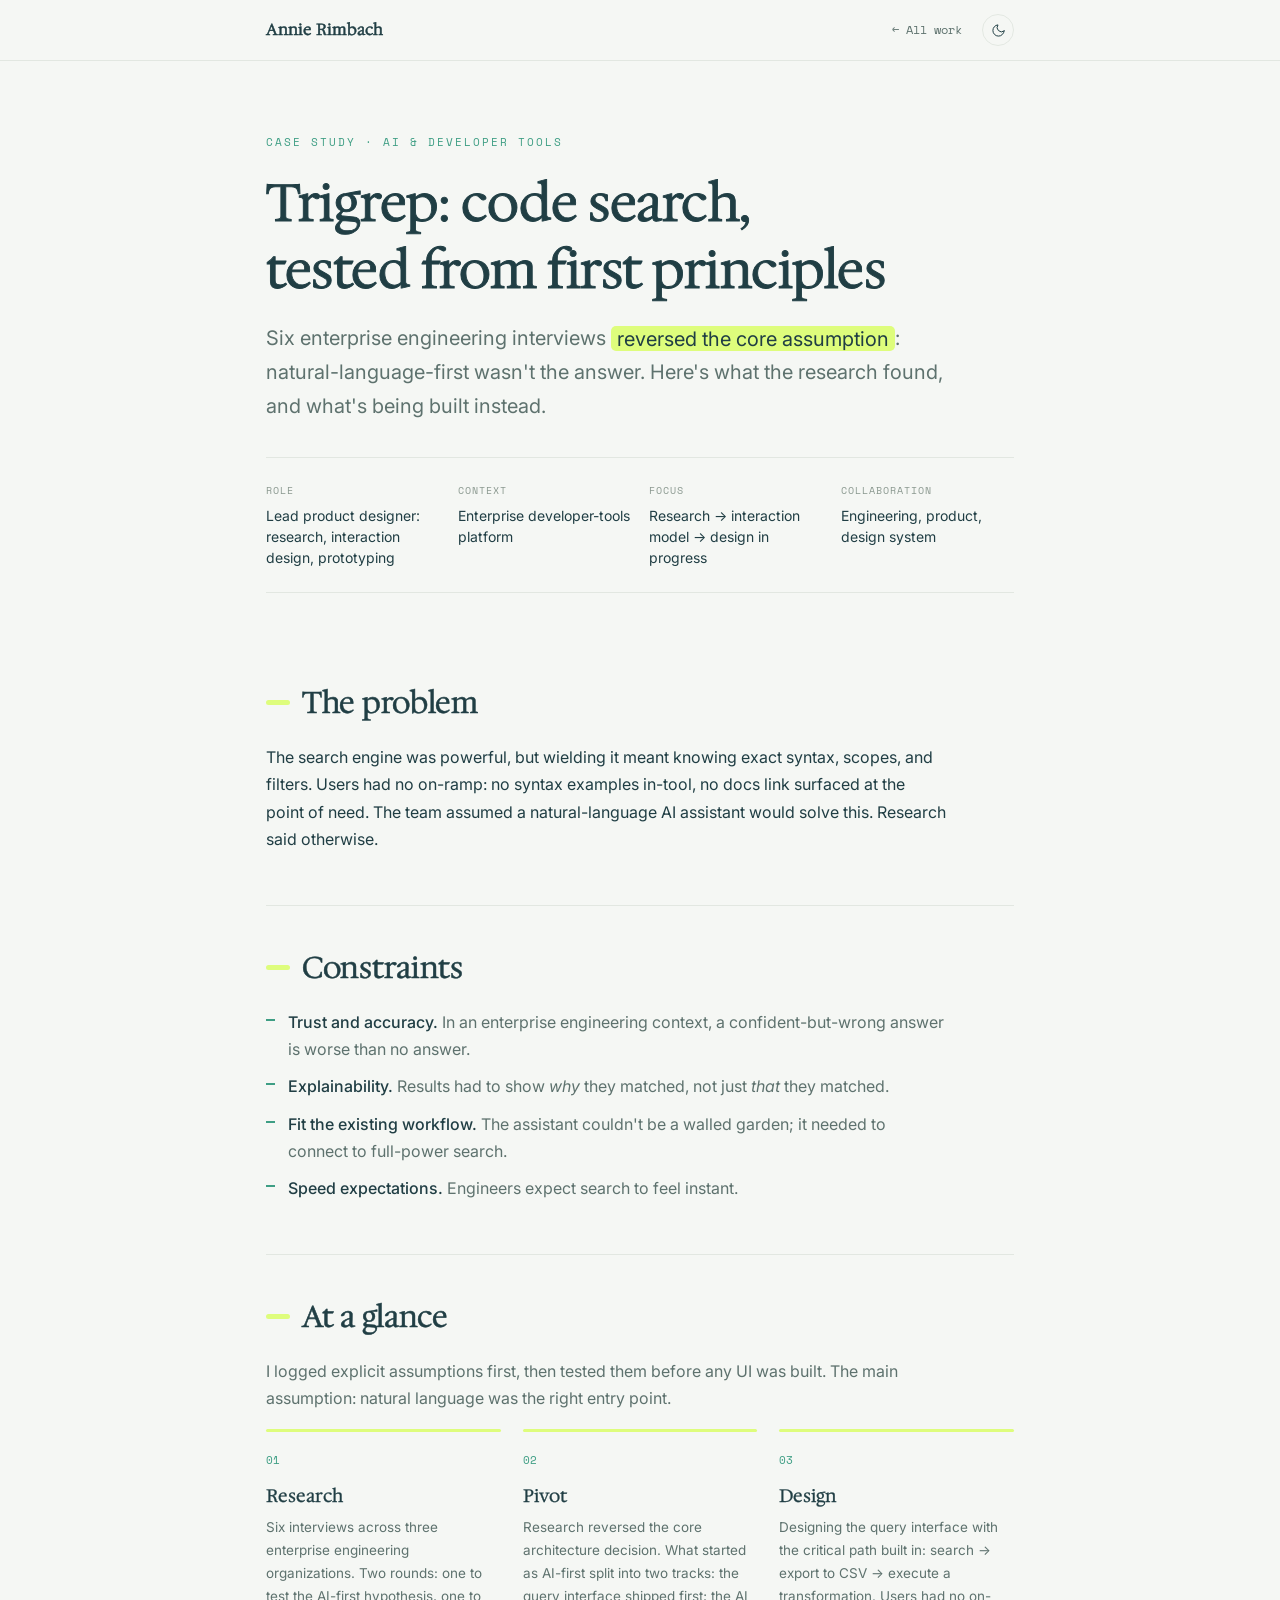
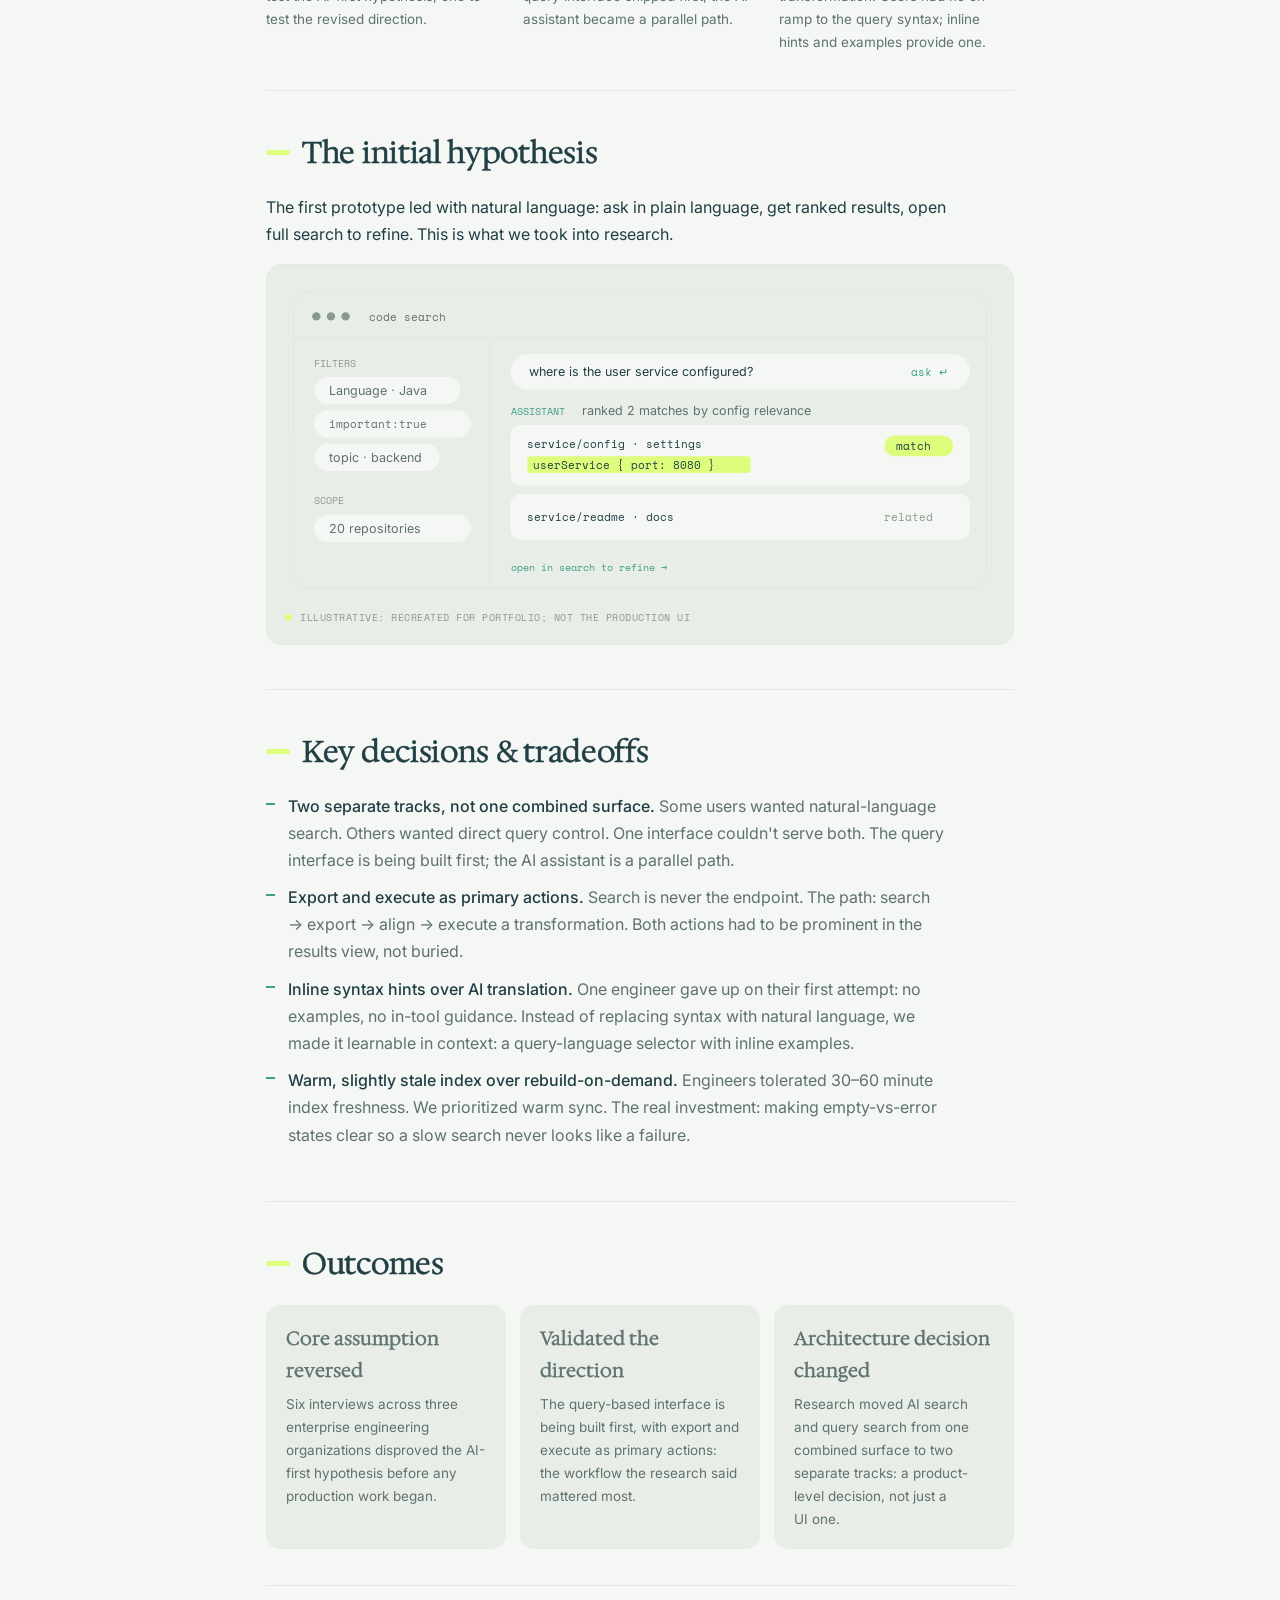
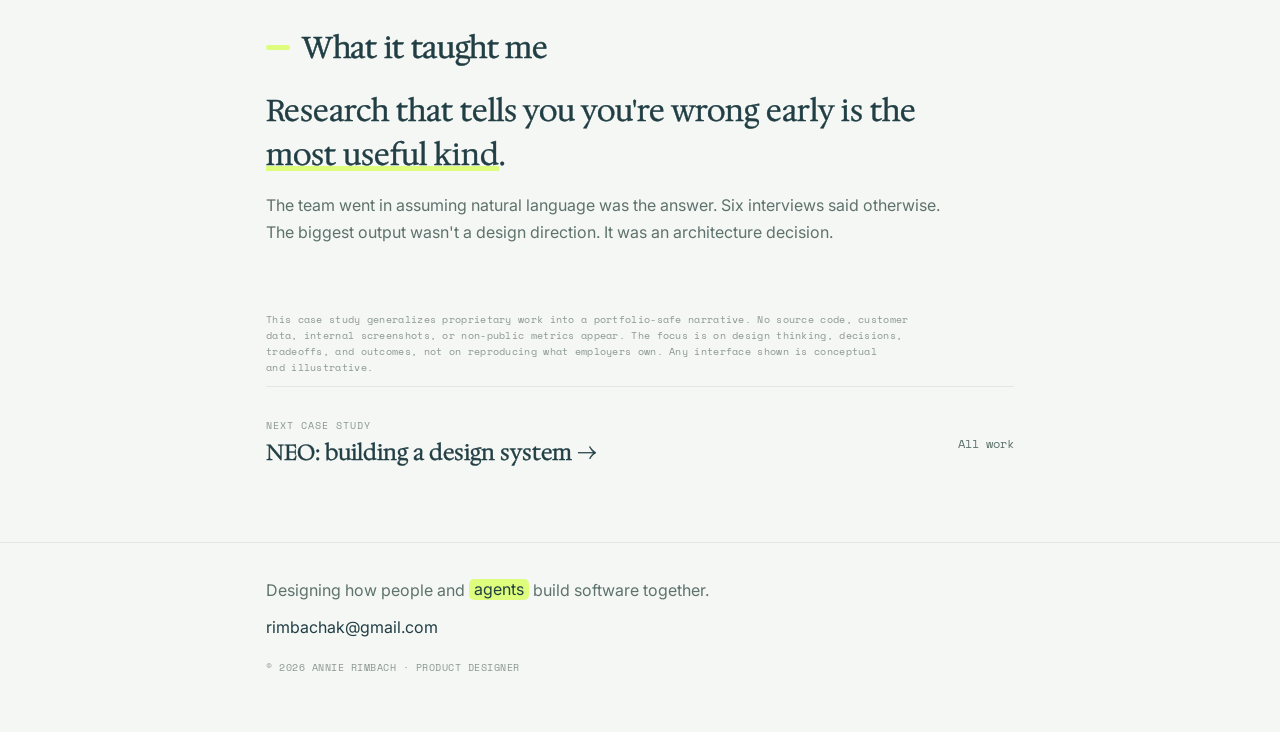
<file: trigrep.html>
<!DOCTYPE html>
<html lang="en" data-theme="light">
<head>
<meta charset="UTF-8">
<meta name="viewport" content="width=device-width, initial-scale=1.0">
<title>Trigrep: Code search, tested from first principles · Annie Rimbach</title>
<meta name="description" content="Case study: six enterprise engineering interviews reversed the core assumption about how to design a code search experience. Research, interaction design, and what shipped.">
<meta name="theme-color" content="#203E44">
<link rel="preconnect" href="https://fonts.googleapis.com">
<link rel="preconnect" href="https://fonts.gstatic.com" crossorigin>
<link href="https://fonts.googleapis.com/css2?family=Hedvig+Letters+Serif&family=Inter:wght@400;500;600&family=Space+Mono:wght@400;700&display=swap" rel="stylesheet">
<link href="case.css" rel="stylesheet">
</head>
<body>

<header>
  <nav>
    <a class="brand" href="index.html">Annie Rimbach</a>
    <div class="navright">
      <a class="back" href="index.html#work">← All work</a>
      <button class="toggle" id="themeToggle" aria-label="Toggle dark mode"><svg viewBox="0 0 24 24" fill="none" stroke="currentColor" stroke-width="1.6" stroke-linecap="round" stroke-linejoin="round"><path d="M21 12.79A9 9 0 1 1 11.21 3 7 7 0 0 0 21 12.79z"/></svg></button>
    </div>
  </nav>
</header>

<main class="wrap">
  <div class="chero">
    <span class="kicker">Case study · AI &amp; developer tools</span>
    <h1>Trigrep: code search, tested from first principles</h1>
    <p class="summary">Six enterprise engineering interviews <span class="hl">reversed the core assumption</span>: natural-language-first wasn't the answer. Here's what the research found, and what's being built instead.</p>
    <div class="metabar">
      <div><div class="k">Role</div><div class="v">Lead product designer: research, interaction design, prototyping</div></div>
      <div><div class="k">Context</div><div class="v">Enterprise developer-tools platform</div></div>
      <div><div class="k">Focus</div><div class="v">Research → interaction model → design in progress</div></div>
      <div><div class="k">Collaboration</div><div class="v">Engineering, product, design system</div></div>
    </div>
  </div>

  <div class="cbody">
    <div class="block">
      <div class="shead"><span class="tick"></span><h2>The problem</h2></div>
      <p>The search engine was powerful, but wielding it meant knowing exact syntax, scopes, and filters. Users had no on-ramp: no syntax examples in-tool, no docs link surfaced at the point of need. The team assumed a natural-language AI assistant would solve this. Research said otherwise.</p>
    </div>

    <div class="block">
      <div class="shead"><span class="tick"></span><h2>Constraints</h2></div>
      <ul>
        <li><b>Trust and accuracy.</b> In an enterprise engineering context, a confident-but-wrong answer is worse than no answer.</li>
        <li><b>Explainability.</b> Results had to show <em>why</em> they matched, not just <em>that</em> they matched.</li>
        <li><b>Fit the existing workflow.</b> The assistant couldn't be a walled garden; it needed to connect to full-power search.</li>
        <li><b>Speed expectations.</b> Engineers expect search to feel instant.</li>
      </ul>
    </div>

    <div class="block">
      <div class="shead"><span class="tick"></span><h2>At a glance</h2></div>
      <p class="mut">I logged explicit assumptions first, then tested them before any UI was built. The main assumption: natural language was the right entry point.</p>
      <div class="steps">
        <div class="step s1"><div class="bar"></div><span class="sn">01</span><h3>Research</h3><p>Six interviews across three enterprise engineering organizations. Two rounds: one to test the AI-first hypothesis, one to test the revised direction.</p></div>
        <div class="step s2"><div class="bar"></div><span class="sn">02</span><h3>Pivot</h3><p>Research reversed the core architecture decision. What started as AI-first split into two tracks: the query interface shipped first; the AI assistant became a parallel path.</p></div>
        <div class="step s3"><div class="bar"></div><span class="sn">03</span><h3>Design</h3><p>Designing the query interface with the critical path built in: search → export to CSV → execute a transformation. Users had no on-ramp to the query syntax; inline hints and examples provide one.</p></div>
      </div>
    </div>

    <div class="block">
      <div class="shead"><span class="tick"></span><h2>The initial hypothesis</h2></div>
      <p>The first prototype led with natural language: ask in plain language, get ranked results, open full search to refine. This is what we took into research.</p>
      <div class="illus">
        <svg class="ill" viewBox="0 0 680 300" role="img" aria-label="Illustrative natural-language code search interface with filters, an assistant prompt, and ranked results">
          <rect class="win" x="8" y="8" width="664" height="284" rx="16"/>
          <circle class="mut2" cx="30" cy="32" r="4"/><circle class="mut2" cx="44" cy="32" r="4"/><circle class="mut2" cx="58" cy="32" r="4"/>
          <text class="mono mut" x="80" y="36">code search</text>
          <line class="ln" x1="8" y1="52" x2="672" y2="52"/>
          <line class="ln" x1="196" y1="52" x2="196" y2="292"/>
          <text class="mono mut2 s10" x="28" y="80">FILTERS</text>
          <rect class="bgp" x="28" y="90" width="140" height="26" rx="13"/><text class="mut" x="42" y="107">Language · Java</text>
          <rect class="bgp" x="28" y="122" width="150" height="26" rx="13"/><text class="mono mut" x="42" y="139">important:true</text>
          <rect class="bgp" x="28" y="154" width="120" height="26" rx="13"/><text class="mut" x="42" y="171">topic · backend</text>
          <text class="mono mut2 s10" x="28" y="212">SCOPE</text>
          <rect class="bgp" x="28" y="222" width="150" height="26" rx="13"/><text class="mut" x="42" y="239">20 repositories</text>
          <rect class="bgp" x="216" y="68" width="440" height="34" rx="17"/>
          <text class="ink" x="234" y="89">where is the user service configured?</text>
          <text class="mono nodef" x="600" y="89">ask ↵</text>
          <text class="mono nodef s10" x="216" y="126">ASSISTANT</text>
          <text class="mut" x="284" y="126">ranked 2 matches by config relevance</text>
          <rect class="bgp" x="216" y="136" width="440" height="58" rx="10"/>
          <text class="mono ink" x="232" y="158">service/config · settings</text>
          <rect class="limef" x="232" y="166" width="214" height="16" rx="3"/>
          <text class="mono dk" x="238" y="178">userService { port: 8080 }</text>
          <rect class="limef" x="574" y="146" width="66" height="20" rx="10"/><text class="mono dk" x="585" y="160">match</text>
          <rect class="bgp" x="216" y="202" width="440" height="44" rx="10"/>
          <text class="mono ink" x="232" y="228">service/readme · docs</text>
          <text class="mono mut2" x="574" y="228">related</text>
          <text class="mono nodef s10" x="216" y="276">open in search to refine →</text>
        </svg>
        <div class="cap">Illustrative: recreated for portfolio; not the production UI</div>
      </div>
    </div>

    <div class="block">
      <div class="shead"><span class="tick"></span><h2>Key decisions &amp; tradeoffs</h2></div>
      <ul>
        <li><b>Two separate tracks, not one combined surface.</b> Some users wanted natural-language search. Others wanted direct query control. One interface couldn't serve both. The query interface is being built first; the AI assistant is a parallel path.</li>
        <li><b>Export and execute as primary actions.</b> Search is never the endpoint. The path: search → export → align → execute a transformation. Both actions had to be prominent in the results view, not buried.</li>
        <li><b>Inline syntax hints over AI translation.</b> One engineer gave up on their first attempt: no examples, no in-tool guidance. Instead of replacing syntax with natural language, we made it learnable in context: a query-language selector with inline examples.</li>
        <li><b>Warm, slightly stale index over rebuild-on-demand.</b> Engineers tolerated 30–60 minute index freshness. We prioritized warm sync. The real investment: making empty-vs-error states clear so a slow search never looks like a failure.</li>
      </ul>
    </div>

    <div class="block">
      <div class="shead"><span class="tick"></span><h2>Outcomes</h2></div>
      <div class="outcomes">
        <div class="oc"><p class="ot">Core assumption reversed</p><p>Six interviews across three enterprise engineering organizations disproved the AI-first hypothesis before any production work began.</p></div>
        <div class="oc"><p class="ot">Validated the direction</p><p>The query-based interface is being built first, with export and execute as primary actions: the workflow the research said mattered most.</p></div>
        <div class="oc"><p class="ot">Architecture decision changed</p><p>Research moved AI search and query search from one combined surface to two separate tracks: a product-level decision, not just a UI one.</p></div>
      </div>
    </div>

    <div class="block">
      <div class="shead"><span class="tick"></span><h2>What it taught me</h2></div>
      <p class="pull">Research that tells you you're wrong early is the <span class="uline">most useful kind</span>.</p>
      <p class="mut">The team went in assuming natural language was the answer. Six interviews said otherwise. The biggest output wasn't a design direction. It was an architecture decision.</p>
    </div>

    <p class="safe-note">This case study generalizes proprietary work into a portfolio-safe narrative. No source code, customer data, internal screenshots, or non-public metrics appear. The focus is on design thinking, decisions, tradeoffs, and outcomes, not on reproducing what employers own. Any interface shown is conceptual and illustrative.</p>

    <div class="nextnav">
      <div><div class="lbl">Next case study</div><a href="neo.html"><span class="t">NEO: building a design system →</span></a></div>
      <a class="back" href="index.html#work">All work</a>
    </div>
  </div>
</main>

<footer>
  <div class="wrap">
    <div>Designing how people and <span class="hl">agents</span> build software together.</div>
    <div style="margin-top:10px"><a href="mailto:rimbachak@gmail.com">rimbachak@gmail.com</a></div>
    <div class="fmeta">© 2026 Annie Rimbach · Product designer</div>
  </div>
</footer>

<script src="case.js"></script>
</body>
</html>
</file>
<file: case.css>
/* Annie Rimbach — shared case-study styles (brand system) */
:root{
  --bg:#F5F7F4; --surface:#E9EDE8; --ink:#203E44; --muted:#5E726E; --muted2:#8A988F;
  --line:#E2E7E1; --lime:#DEFD7C; --node:#3E9E84; --btnText:#F5F7F4;
}
[data-theme="dark"]{
  --bg:#203E44; --surface:#2A4D52; --ink:#EAF1EC; --muted:#9FBDB2; --muted2:#6E8C82;
  --line:#34565B; --lime:#DEFD7C; --node:#7FD8B8; --btnText:#203E44;
}
*{box-sizing:border-box}
html{scroll-behavior:smooth}
body{margin:0;background:var(--bg);color:var(--ink);font-family:'Inter',sans-serif;font-size:16px;line-height:1.7;-webkit-font-smoothing:antialiased;transition:background .35s ease,color .35s ease}
.wrap{width:100%;max-width:860px;margin:0 auto;padding:0 clamp(20px,4.5vw,56px)}
a{color:inherit;text-decoration:none}
h1,h2,h3,h4,h5{text-wrap:balance}
p,li{text-wrap:pretty}
.serif{font-family:'Hedvig Letters Serif',serif}
.hl{background:var(--lime);color:#203E44;padding:0.03em 0.3em;border-radius:5px;-webkit-box-decoration-break:clone;box-decoration-break:clone}
.uline{background:linear-gradient(var(--lime),var(--lime)) no-repeat;background-position:0 92%;background-size:100% 0.18em}

/* NAV */
header{position:sticky;top:0;z-index:20;backdrop-filter:blur(8px);background:color-mix(in srgb,var(--bg) 86%,transparent);border-bottom:0.5px solid var(--line)}
nav{display:flex;justify-content:space-between;align-items:center;padding:14px 0;max-width:860px;margin:0 auto;padding-left:clamp(20px,4.5vw,56px);padding-right:clamp(20px,4.5vw,56px)}
.brand{font-family:'Hedvig Letters Serif',serif;font-size:16px;-webkit-text-stroke:0.5px var(--ink);paint-order:stroke fill}
.back{font-family:'Space Mono',monospace;font-size:12px;color:var(--muted)}
.back:hover{color:var(--ink)}
.navright{display:flex;align-items:center;gap:20px}
.toggle{display:inline-flex;align-items:center;justify-content:center;width:32px;height:32px;border:1px solid var(--line);border-radius:50%;background:transparent;color:var(--ink);cursor:pointer}
.toggle:hover{background:var(--surface)}
.toggle svg{width:15px;height:15px}

/* CASE HERO */
.chero{padding:66px 0 30px}
.kicker{font-family:'Space Mono',monospace;font-size:11px;letter-spacing:2px;text-transform:uppercase;color:var(--node)}
.chero h1{font-family:'Hedvig Letters Serif',serif;-webkit-text-stroke:0.9px var(--ink);paint-order:stroke fill;font-weight:400;font-size:clamp(34px,5.6vw,52px);line-height:1.28;letter-spacing:-0.5px;margin:16px 0 18px}
.summary{font-size:clamp(17px,2.2vw,20px);color:var(--muted);max-width:680px;margin:0}
.metabar{display:grid;grid-template-columns:repeat(auto-fit,minmax(150px,1fr));gap:18px;margin:34px 0 0;padding:24px 0;border-top:0.5px solid var(--line);border-bottom:0.5px solid var(--line)}
.metabar .k{font-family:'Space Mono',monospace;font-size:10px;letter-spacing:1px;text-transform:uppercase;color:var(--muted2);margin-bottom:6px}
.metabar .v{font-size:14px;color:var(--ink);line-height:1.5}
.proto-link{display:inline-flex;gap:8px;align-items:center;margin-top:22px;background:var(--ink);color:var(--btnText);font-size:13px;font-weight:500;padding:10px 18px;border-radius:8px}
.proto-link:hover{transform:translateY(-1px)}

/* SECTIONS */
.cbody{padding:18px 0 40px}
.block{padding:36px 0;border-top:0.5px solid var(--line)}
.block:first-child{border-top:none}
.shead{display:flex;align-items:center;gap:12px;margin-bottom:16px}
.shead .tick{width:24px;height:5px;border-radius:3px;background:var(--lime)}
.shead h2{font-family:'Hedvig Letters Serif',serif;font-weight:400;font-size:clamp(22px,3.4vw,30px);letter-spacing:-0.3px;-webkit-text-stroke:0.5px var(--ink);paint-order:stroke fill;margin:0}
.block p{color:var(--ink);max-width:680px;margin:0 0 16px}
.block p.mut{color:var(--muted)}
.block ul{max-width:680px;margin:0 0 16px;padding-left:0;list-style:none}
.block ul li{position:relative;padding-left:22px;margin-bottom:10px;color:var(--muted)}
.block ul li::before{content:"";position:absolute;left:0;top:10px;width:9px;height:2px;background:var(--node)}
.block ul li b{color:var(--ink);font-weight:500}

/* PULL QUOTE */
.pull{font-family:'Hedvig Letters Serif',serif;font-weight:400;font-size:clamp(22px,3.6vw,30px);line-height:1.45;-webkit-text-stroke:0.4px var(--ink);paint-order:stroke fill;max-width:760px;margin:8px 0;color:var(--ink)}

/* PROCESS STEPS */
.steps{display:grid;grid-template-columns:repeat(3,1fr);gap:22px;margin-top:10px}
.step .bar{height:3px;background:var(--lime);border-radius:2px;margin-bottom:13px}
.step .sn{font-family:'Space Mono',monospace;font-size:11px;color:var(--node)}
.step h3{font-family:'Hedvig Letters Serif',serif;font-weight:400;font-size:18px;margin:9px 0 5px;-webkit-text-stroke:0.3px var(--ink);paint-order:stroke fill}
.step p{font-size:13.5px;color:var(--muted);margin:0;max-width:none}

/* ILLUSTRATIVE UI MOCK */
.illus{background:var(--surface);border:0.5px solid var(--line);border-radius:16px;padding:18px;margin:8px 0 8px;overflow:hidden}
.illus .cap{font-family:'Space Mono',monospace;font-size:10px;letter-spacing:0.5px;text-transform:uppercase;color:var(--muted2);margin-top:12px;display:flex;align-items:center;gap:8px}
.illus .cap::before{content:"";width:7px;height:7px;border-radius:50%;background:var(--lime)}

/* OUTCOMES */
.outcomes{display:grid;grid-template-columns:repeat(auto-fit,minmax(170px,1fr));gap:14px;margin-top:8px}
.oc{background:var(--surface);border-radius:14px;padding:18px 20px}
.oc .ot{font-family:'Hedvig Letters Serif',serif;font-size:19px;-webkit-text-stroke:0.3px var(--ink);paint-order:stroke fill;margin:0 0 6px}
.oc p{font-size:13.5px;color:var(--muted);margin:0}

.chips{display:flex;flex-wrap:wrap;gap:9px;margin-top:6px}
.chip{font-family:'Space Mono',monospace;font-size:10px;text-transform:uppercase;letter-spacing:1px;border:0.5px solid var(--line);border-radius:30px;padding:7px 13px;color:var(--ink)}

/* NEXT / FOOTER */
.nextnav{display:flex;justify-content:space-between;align-items:center;gap:18px;padding:30px 0;border-top:0.5px solid var(--line);flex-wrap:wrap}
.nextnav .lbl{font-family:'Space Mono',monospace;font-size:10px;text-transform:uppercase;letter-spacing:1px;color:var(--muted2)}
.nextnav a .t{font-family:'Hedvig Letters Serif',serif;font-size:22px;-webkit-text-stroke:0.4px var(--ink);paint-order:stroke fill}
.nextnav a:hover .t{color:var(--node)}
footer{border-top:0.5px solid var(--line);padding:34px 0 56px;color:var(--muted)}
footer a{color:var(--ink)}
footer a:hover{color:var(--node)}
.fmeta{font-family:'Space Mono',monospace;font-size:10px;color:var(--muted2);letter-spacing:0.5px;margin-top:18px;text-transform:uppercase}
.safe-note{font-family:'Space Mono',monospace;font-size:10px;color:var(--muted2);letter-spacing:0.3px;margin-top:14px;max-width:680px;line-height:1.6}

@media(max-width:680px){
  .steps{grid-template-columns:1fr;gap:24px}
  .chero{padding:44px 0 24px}
  .img-pair{grid-template-columns:1fr}
  .img-strip img{height:280px}
}

/* CASE STUDY IMAGES */
.case-img{margin:2rem 0}
.case-img img{width:100%;border-radius:8px}
.case-img figcaption{font-size:.85rem;color:var(--muted);margin-top:.5rem}
.img-pair{display:grid;grid-template-columns:1fr 1fr;gap:1.5rem;margin:2rem 0}
.img-pair img{width:100%;height:320px;object-fit:cover;border-radius:8px}
.img-strip{display:flex;gap:1rem;overflow-x:auto;margin:2rem 0;padding-bottom:.5rem;-webkit-overflow-scrolling:touch}
.img-strip img{height:400px;width:auto;border-radius:8px;flex-shrink:0}
.scroll-img{margin:2rem 0}
.scroll-img .scroll-wrap{overflow-x:auto;-webkit-overflow-scrolling:touch;padding-bottom:.5rem}
.scroll-img .scroll-wrap img{height:480px;width:auto;border-radius:8px;display:block}
.scroll-img figcaption{font-size:.85rem;color:var(--muted);margin-top:.5rem}

/* illustration helper classes (themed, dark-mode aware) */
.ill{display:block;width:100%;height:auto;margin:0 auto}
.ill text{font-family:'Inter',sans-serif;font-size:12px;fill:var(--ink)}
.ill .mono{font-family:'Space Mono',monospace;font-size:11px}
.ill .h{font-family:'Hedvig Letters Serif',serif}
.ill .s10{font-size:10px}.ill .s11{font-size:11px}.ill .s14{font-size:14px}
.ill .win{fill:var(--surface);stroke:var(--line);stroke-width:1}
.ill .bg{fill:var(--bg);stroke:var(--line);stroke-width:1}
.ill .bgp{fill:var(--bg)}
.ill .surf{fill:var(--surface)}
.ill .ink{fill:var(--ink)}
.ill .mut{fill:var(--muted)}
.ill .mut2{fill:var(--muted2)}
.ill .limef{fill:var(--lime)}
.ill .nodef{fill:var(--node)}
.ill .dk{fill:#203E44}
.ill .ln{stroke:var(--line);stroke-width:1;fill:none}
.ill .nodes{stroke:var(--node);stroke-width:2;fill:none}
</file>
